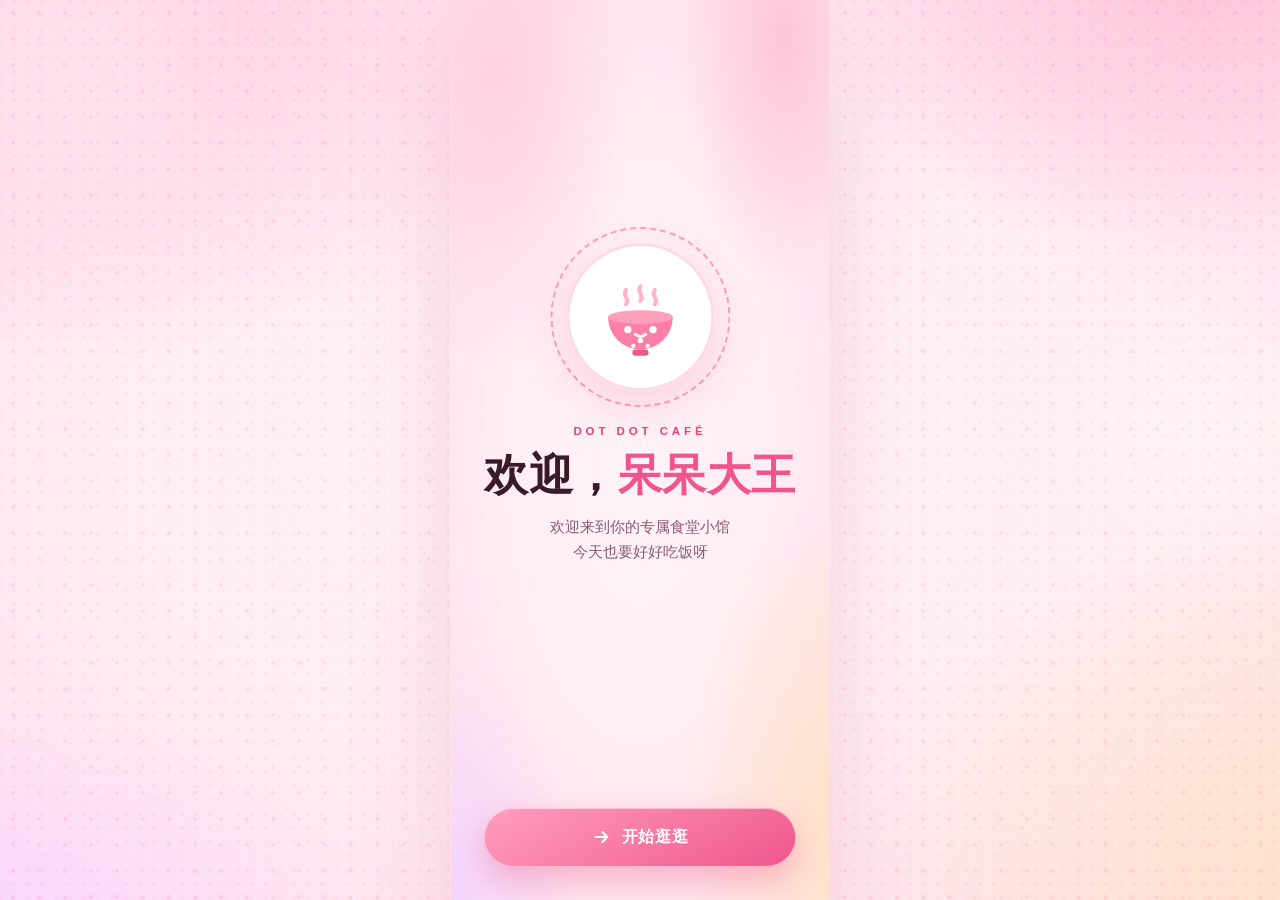
<file: index.html>
<!DOCTYPE html>
<html lang="zh-CN">
<head>
<meta charset="UTF-8">
<meta http-equiv="refresh" content="0; url=./app/index.html">
<title>呆呆大王的食堂小馆 · Dot Dot Café</title>
<script>location.replace('./app/index.html')</script>
</head>
<body>
<p>正在跳转… 如果没有自动跳转，请<a href="./app/index.html">点此进入</a></p>
</body>
</html>
</file>
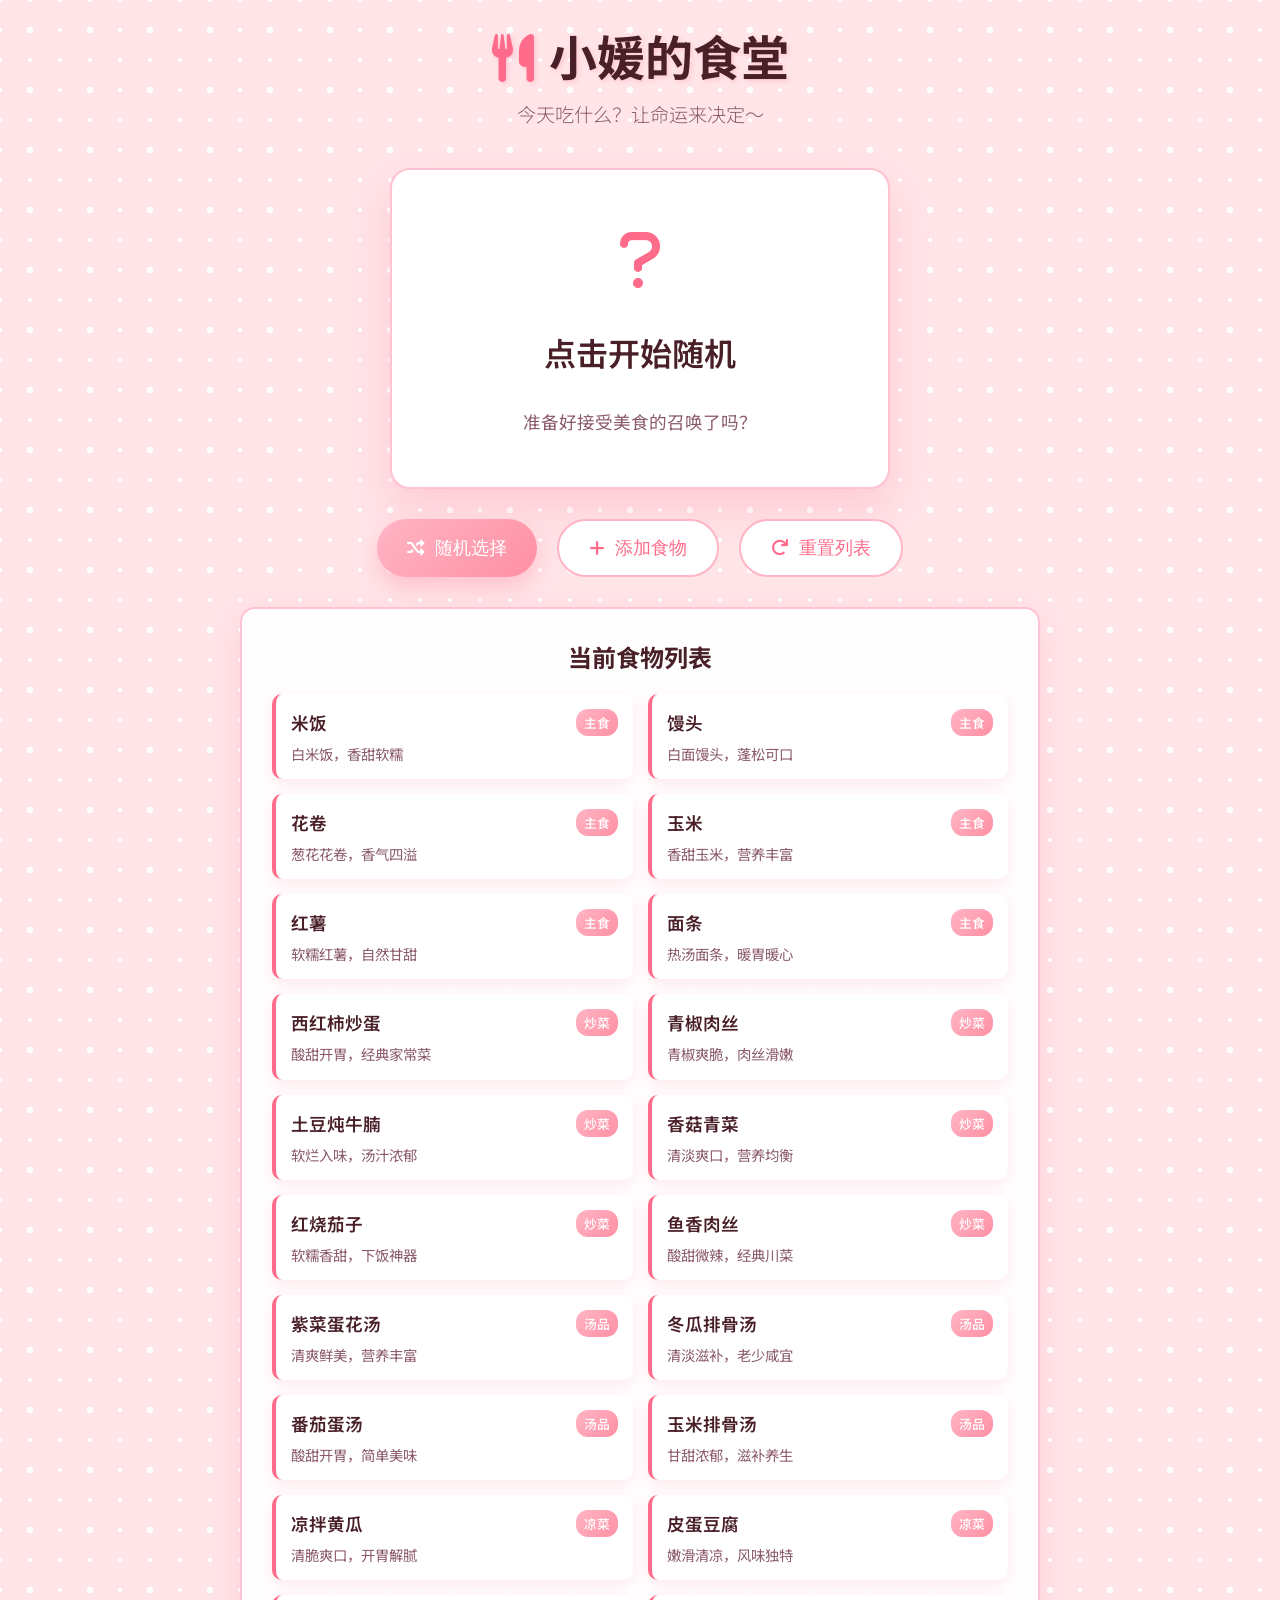
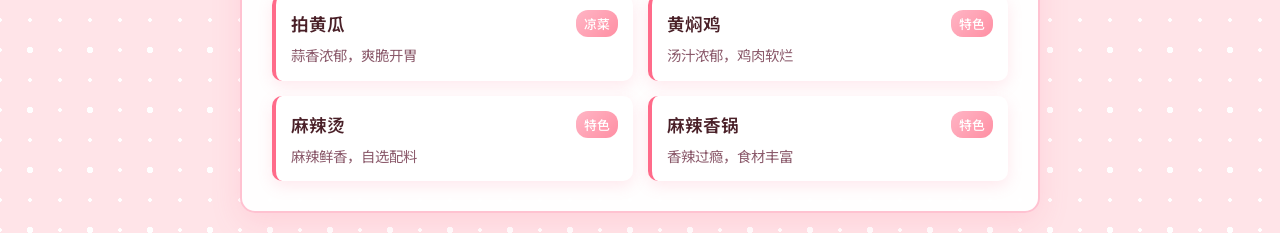
<file: 1-polka-dot/index.html>
<!DOCTYPE html>
<html lang="zh-CN">
<head>
    <meta charset="UTF-8">
    <meta name="viewport" content="width=device-width, initial-scale=1.0">
    <title>小媛的食堂指南 · 波点食光</title>
    <link rel="stylesheet" href="style.css">
    <link href="https://fonts.googleapis.com/css2?family=Noto+Sans+SC:wght@300;400;500;700&family=ZCOOL+KuaiLe&display=swap" rel="stylesheet">
    <link rel="stylesheet" href="https://cdnjs.cloudflare.com/ajax/libs/font-awesome/6.0.0/css/all.min.css">
</head>
<body>
    <div class="splash-screen" id="splashScreen">
        <div class="splash-content">
            <div class="splash-dots"><span></span><span></span><span></span><span></span><span></span></div>
            <div class="splash-icon"><i class="fas fa-dice"></i></div>
            <h1 class="splash-title">小媛的食堂指南</h1>
            <p class="splash-subtitle">· 波点食光 ·</p>
            <div class="splash-dots-bottom"><span></span><span></span><span></span><span></span><span></span></div>
        </div>
    </div>
    <div class="loading"><div class="loading-spinner"></div></div>
    <div class="container">
        <header class="header">
            <h1 class="title"><i class="fas fa-utensils"></i>小媛的食堂</h1>
            <p class="subtitle">今天吃什么？让命运来决定～</p>
        </header>
        <main class="main-content">
            <div class="food-display">
                <div class="food-card" id="foodCard">
                    <div class="food-icon"><i class="fas fa-question"></i></div>
                    <h2 class="food-name" id="foodName">点击开始随机</h2>
                    <p class="food-description" id="foodDescription">准备好接受美食的召唤了吗？</p>
                </div>
            </div>
            <div class="controls">
                <button class="btn btn-primary" id="randomBtn"><i class="fas fa-random"></i>随机选择</button>
                <button class="btn btn-secondary" id="addFoodBtn"><i class="fas fa-plus"></i>添加食物</button>
                <button class="btn btn-secondary" id="resetBtn"><i class="fas fa-redo"></i>重置列表</button>
            </div>
            <div class="food-list-section">
                <h3>当前食物列表</h3>
                <div class="food-list" id="foodList"></div>
            </div>
        </main>
        <div class="modal" id="addFoodModal">
            <div class="modal-content">
                <div class="modal-header"><h3>添加新食物</h3><button class="close-btn" id="closeModal"><i class="fas fa-times"></i></button></div>
                <div class="modal-body">
                    <div class="form-group"><label>食物名称</label><input type="text" id="foodNameInput" placeholder="例如：宫保鸡丁"></div>
                    <div class="form-group"><label>描述（可选）</label><textarea id="foodDescriptionInput" placeholder="例如：经典川菜，酸甜微辣"></textarea></div>
                    <div class="form-group"><label>分类（可选）</label><select id="foodCategoryInput"><option value="">选择分类</option><option value="主食">主食</option><option value="炒菜">炒菜</option><option value="汤品">汤品</option><option value="凉菜">凉菜</option><option value="特色">特色</option></select></div>
                </div>
                <div class="modal-footer"><button class="btn btn-secondary" id="cancelAdd">取消</button><button class="btn btn-primary" id="confirmAdd">添加</button></div>
            </div>
        </div>
    </div>
    <script src="script.js"></script>
</body>
</html>
</file>
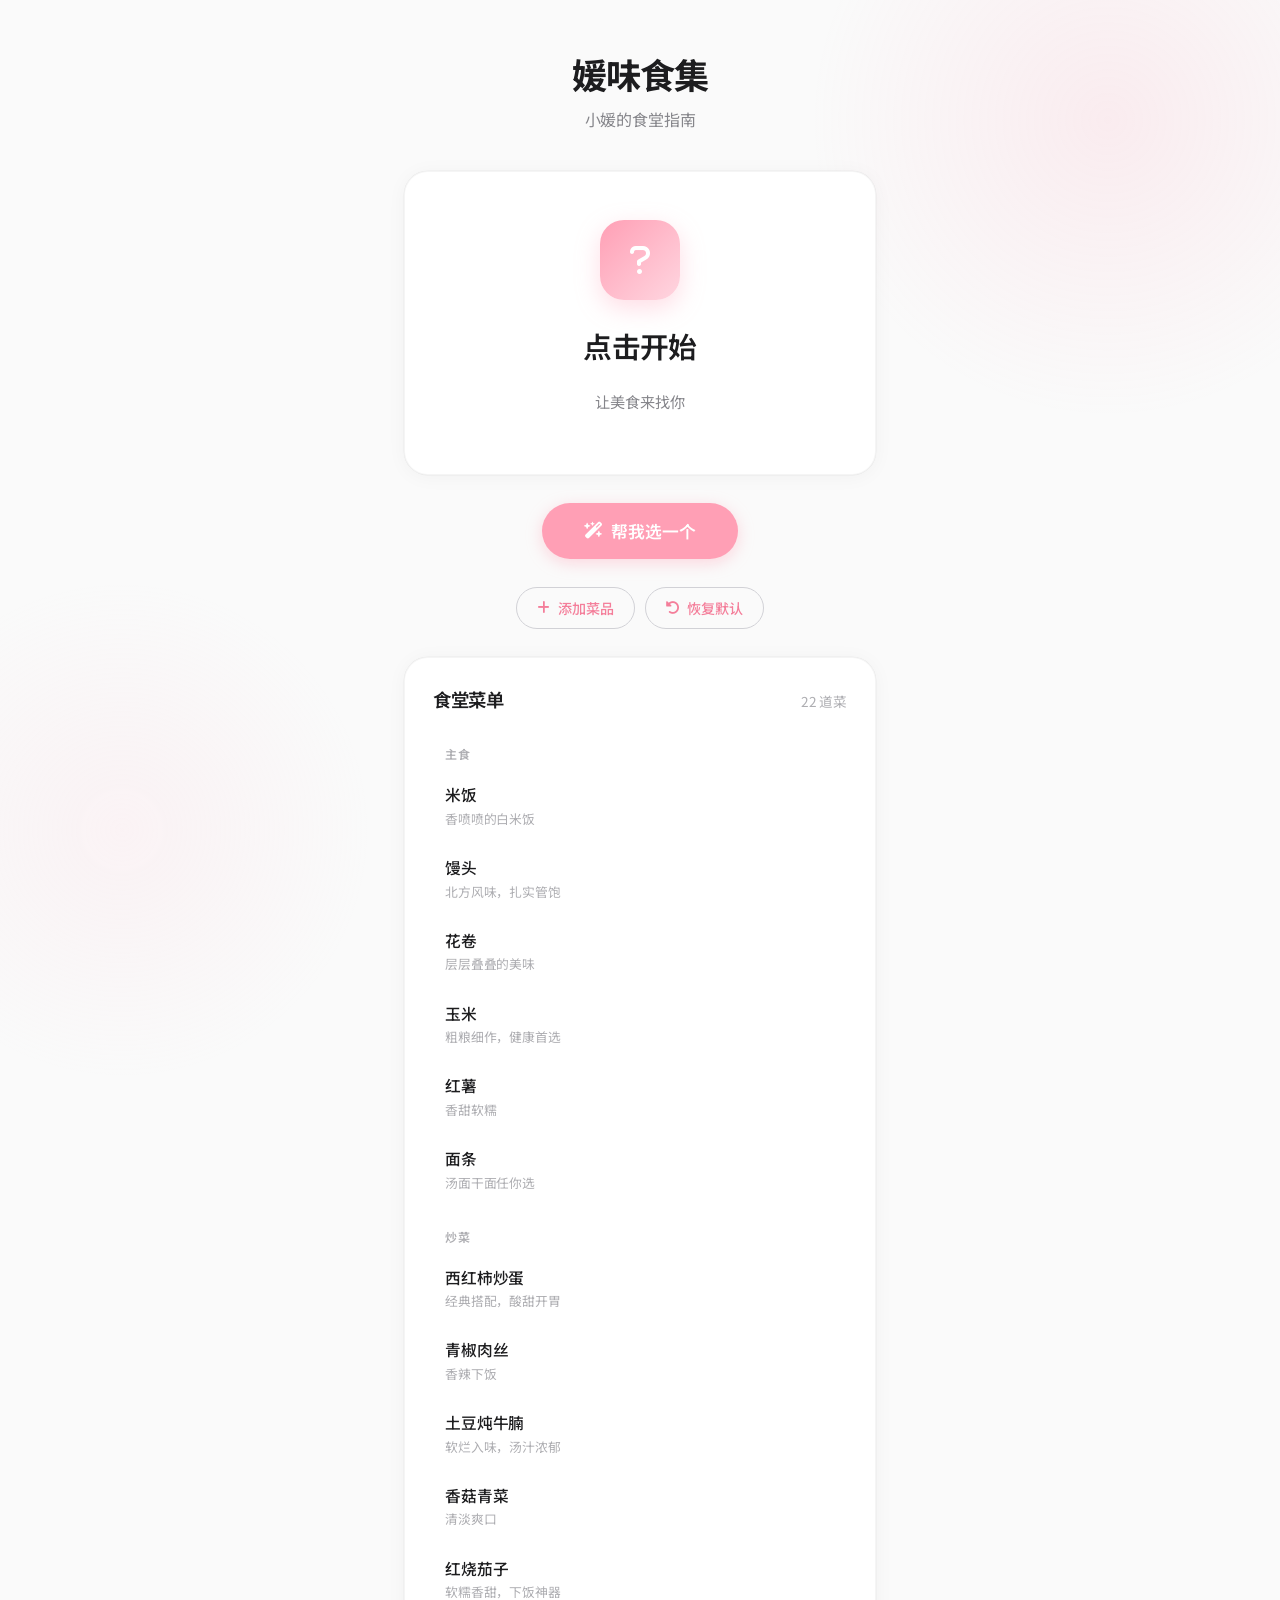
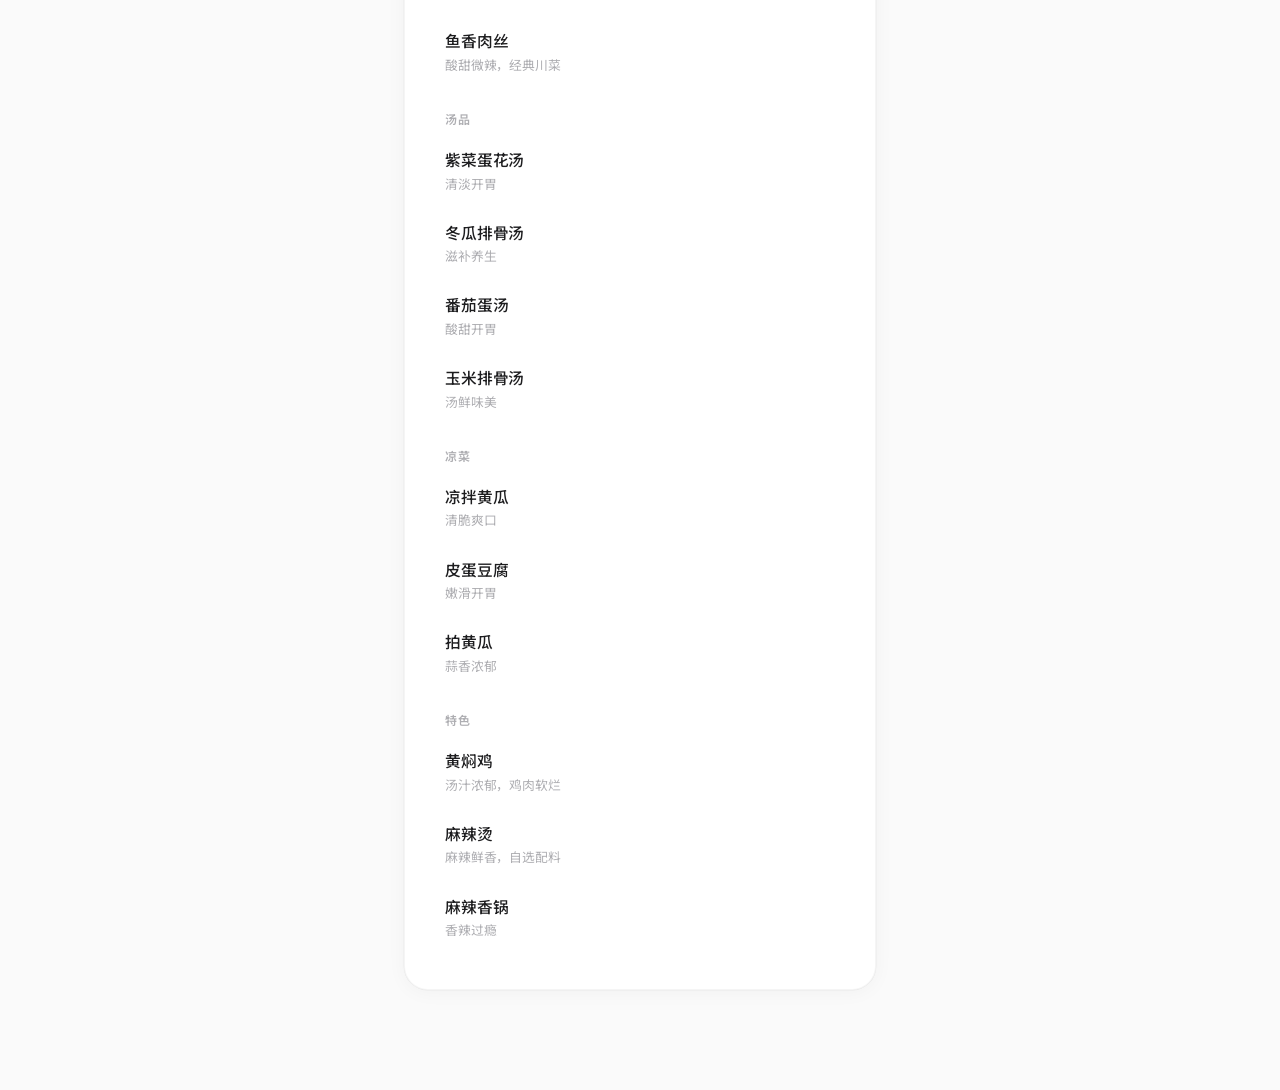
<file: 2-apple-minimal/index.html>
<!DOCTYPE html>
<html lang="zh-CN">
<head>
    <meta charset="UTF-8">
    <meta name="viewport" content="width=device-width, initial-scale=1.0, viewport-fit=cover">
    <meta name="apple-mobile-web-app-capable" content="yes">
    <title>小媛的食堂指南 · 媛味食集</title>
    <link rel="stylesheet" href="style.css">
    <link href="https://fonts.googleapis.com/css2?family=Noto+Sans+SC:wght@300;400;500;600;700&display=swap" rel="stylesheet">
    <link rel="stylesheet" href="https://cdnjs.cloudflare.com/ajax/libs/font-awesome/6.0.0/css/all.min.css">
</head>
<body>
    <div class="welcome-splash" id="welcomeSplash">
        <div class="splash-glass">
            <div class="splash-logo"><i class="fas fa-utensils"></i></div>
            <h1 class="splash-title">媛味食集</h1>
            <p class="splash-greeting">你好，小媛 🌸</p>
            <p class="splash-subtitle">今天想吃点什么？</p>
            <div class="splash-loader"></div>
        </div>
    </div>
    <div class="container">
        <header class="header">
            <div class="header-inner">
                <h1 class="title">媛味食集</h1>
                <p class="subtitle">小媛的食堂指南</p>
            </div>
        </header>
        <main class="main-content">
            <div class="food-display">
                <div class="food-card" id="foodCard">
                    <div class="food-icon"><i class="fas fa-question"></i></div>
                    <h2 class="food-name" id="foodName">点击开始</h2>
                    <p class="food-description" id="foodDescription">让美食来找你</p>
                    <div class="food-category-badge" id="foodCategoryBadge" style="display:none;"></div>
                </div>
            </div>
            <div class="controls">
                <button class="btn btn-primary" id="randomBtn"><i class="fas fa-wand-magic-sparkles"></i><span>帮我选一个</span></button>
            </div>
            <div class="secondary-controls">
                <button class="btn btn-ghost" id="addFoodBtn"><i class="fas fa-plus"></i><span>添加菜品</span></button>
                <button class="btn btn-ghost" id="resetBtn"><i class="fas fa-rotate-left"></i><span>恢复默认</span></button>
            </div>
            <div class="food-list-section">
                <div class="section-header"><h3>食堂菜单</h3><span class="item-count" id="itemCount">0 道菜</span></div>
                <div class="food-list" id="foodList"></div>
            </div>
        </main>
        <div class="modal" id="addFoodModal">
            <div class="modal-overlay"></div>
            <div class="modal-content">
                <div class="modal-header"><h3>添加新菜品</h3><button class="close-btn" id="closeModal"><i class="fas fa-xmark"></i></button></div>
                <div class="modal-body">
                    <div class="form-group"><label>菜名</label><input type="text" id="foodNameInput" placeholder="例如：红烧肉"></div>
                    <div class="form-group"><label>描述</label><textarea id="foodDescriptionInput" placeholder="简单描述一下..."></textarea></div>
                    <div class="form-group"><label>分类</label><select id="foodCategoryInput"><option value="">选择分类</option><option value="主食">主食</option><option value="炒菜">炒菜</option><option value="汤品">汤品</option><option value="凉菜">凉菜</option><option value="特色">特色</option></select></div>
                </div>
                <div class="modal-footer"><button class="btn btn-ghost" id="cancelAdd">取消</button><button class="btn btn-primary" id="confirmAdd">添加</button></div>
            </div>
        </div>
    </div>
    <script src="script.js"></script>
</body>
</html>
</file>
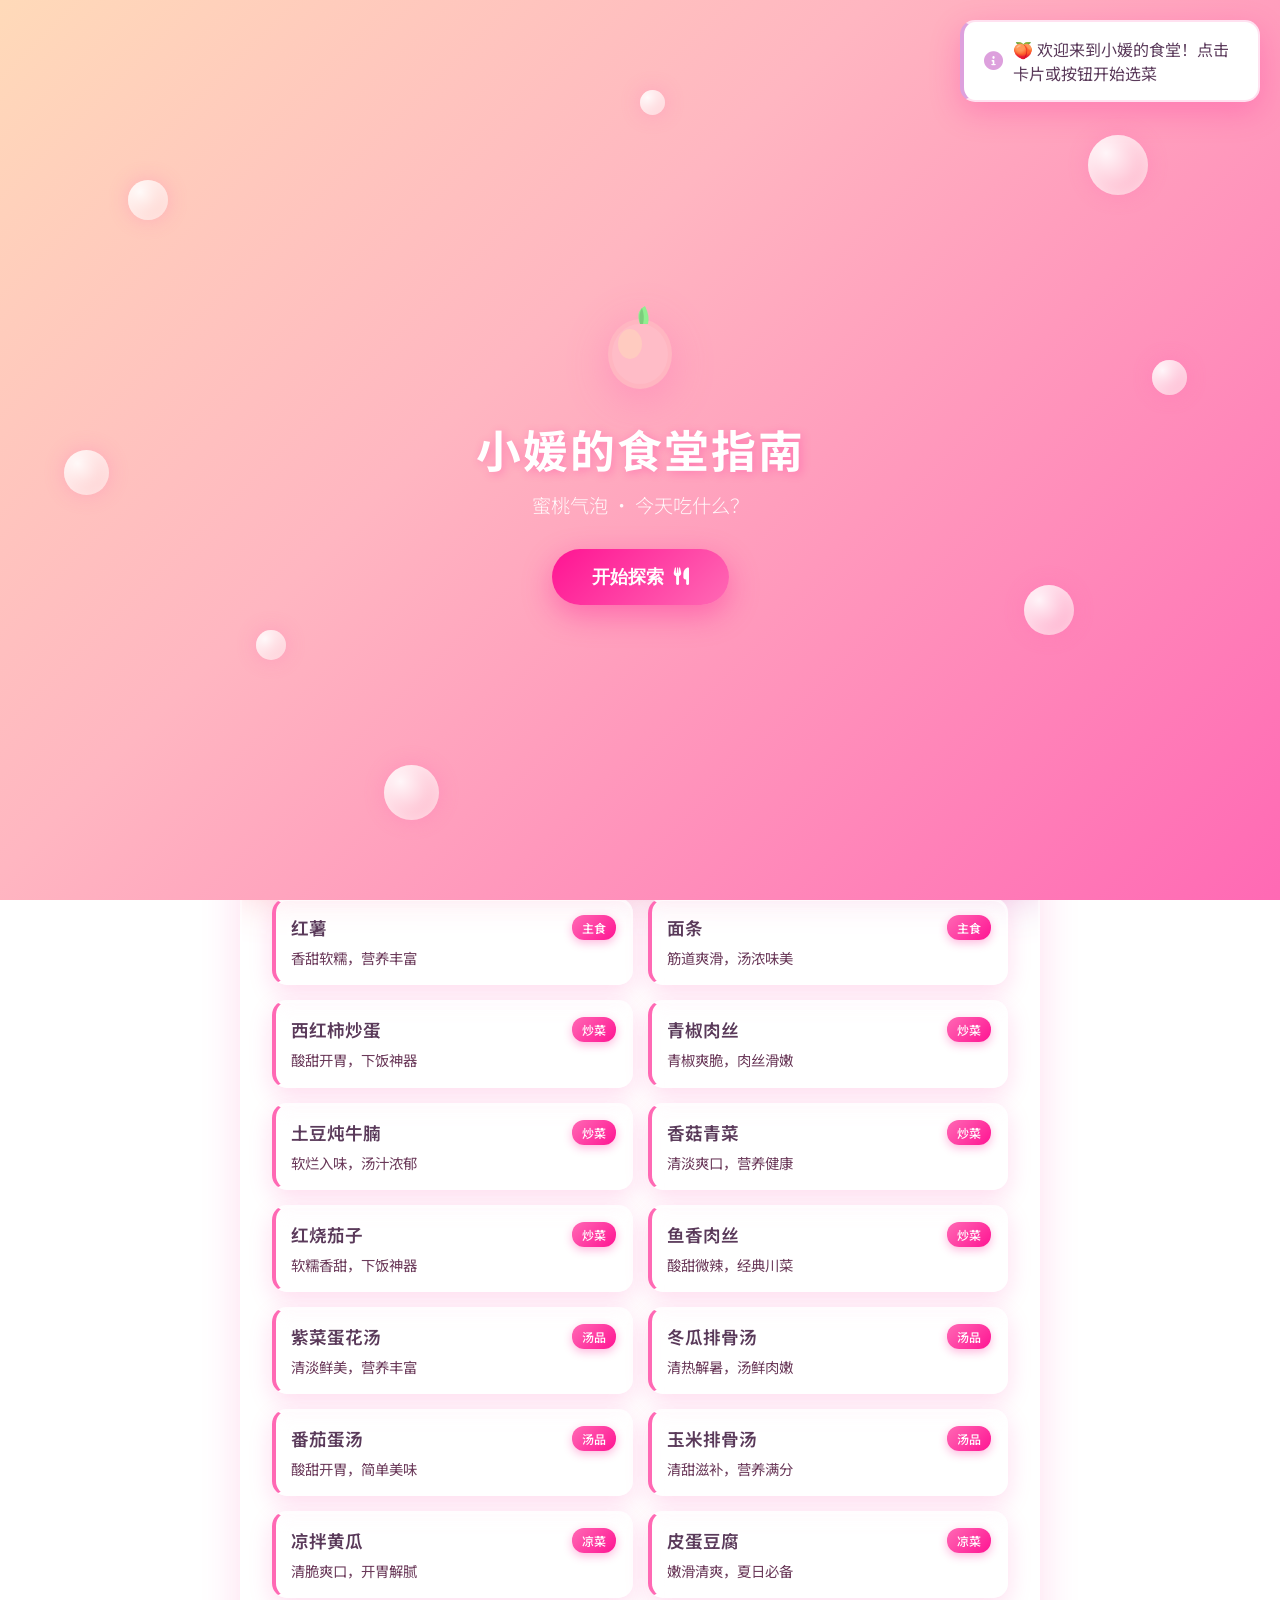
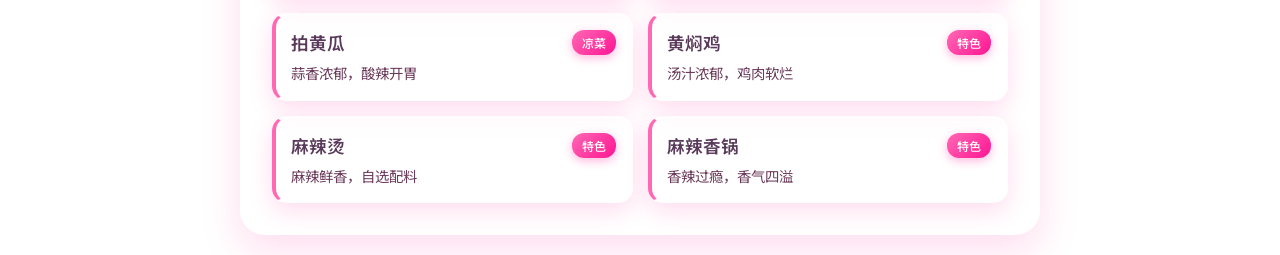
<file: 3-peach-bubble/index.html>
<!DOCTYPE html>
<html lang="zh-CN">
<head>
    <meta charset="UTF-8">
    <meta name="viewport" content="width=device-width, initial-scale=1.0">
    <title>小媛的食堂指南 · 蜜桃气泡</title>
    <link rel="stylesheet" href="style.css">
    <link href="https://fonts.googleapis.com/css2?family=Noto+Sans+SC:wght@300;400;500;700&display=swap" rel="stylesheet">
    <link rel="stylesheet" href="https://cdnjs.cloudflare.com/ajax/libs/font-awesome/6.0.0/css/all.min.css">
</head>
<body>
    <div class="welcome-splash" id="welcomeSplash">
        <div class="splash-bubbles">
            <span class="splash-bubble b1"></span>
            <span class="splash-bubble b2"></span>
            <span class="splash-bubble b3"></span>
            <span class="splash-bubble b4"></span>
            <span class="splash-bubble b5"></span>
            <span class="splash-bubble b6"></span>
            <span class="splash-bubble b7"></span>
            <span class="splash-bubble b8"></span>
        </div>
        <div class="splash-content">
            <div class="splash-peach">
                <svg viewBox="0 0 100 100" xmlns="http://www.w3.org/2000/svg">
                    <ellipse cx="50" cy="58" rx="32" ry="35" fill="#FFB6C1"/>
                    <ellipse cx="50" cy="58" rx="28" ry="30" fill="#FFC0CB" opacity="0.6"/>
                    <ellipse cx="40" cy="48" rx="12" ry="15" fill="#FFDAB9" opacity="0.5"/>
                    <path d="M50 28 Q45 15 55 10 Q60 20 58 28" fill="#90EE90"/>
                    <path d="M50 28 Q48 18 52 12 Q55 20 53 28" fill="#7CCD7C"/>
                </svg>
            </div>
            <h1 class="splash-title">小媛的食堂指南</h1>
            <p class="splash-subtitle">蜜桃气泡 · 今天吃什么？</p>
            <button class="splash-btn" id="splashBtn"><span>开始探索</span><i class="fas fa-utensils"></i></button>
        </div>
    </div>
    <div class="loading"><div class="loading-spinner"></div></div>
    <div class="bg-bubbles" id="bgBubbles"></div>
    <div class="container">
        <header class="header">
            <h1 class="title"><span class="title-emoji">🍑</span>小媛的食堂指南</h1>
            <p class="subtitle">蜜桃气泡 · 今天吃什么？</p>
        </header>
        <main class="main-content">
            <div class="food-display">
                <div class="food-card" id="foodCard">
                    <div class="food-card-glow"></div>
                    <div class="food-icon"><i class="fas fa-question"></i></div>
                    <h2 class="food-name" id="foodName">点击开始随机</h2>
                    <p class="food-description" id="foodDescription">准备好接受美食的召唤了吗？</p>
                    <div class="food-card-shine"></div>
                </div>
            </div>
            <div class="controls">
                <button class="btn btn-primary" id="randomBtn"><i class="fas fa-random"></i>随机选择</button>
                <button class="btn btn-secondary" id="addFoodBtn"><i class="fas fa-plus"></i>添加菜品</button>
                <button class="btn btn-secondary" id="resetBtn"><i class="fas fa-redo"></i>重置列表</button>
            </div>
            <div class="food-list-section">
                <h3>当前食堂菜单</h3>
                <div class="food-list" id="foodList"></div>
            </div>
        </main>
        <div class="modal" id="addFoodModal">
            <div class="modal-content">
                <div class="modal-header"><h3>添加新菜品</h3><button class="close-btn" id="closeModal"><i class="fas fa-times"></i></button></div>
                <div class="modal-body">
                    <div class="form-group"><label>菜品名称</label><input type="text" id="foodNameInput" placeholder="例如：宫保鸡丁"></div>
                    <div class="form-group"><label>描述（可选）</label><textarea id="foodDescriptionInput" placeholder="例如：经典川菜，酸甜微辣"></textarea></div>
                    <div class="form-group"><label>分类（可选）</label><select id="foodCategoryInput"><option value="">选择分类</option><option value="主食">主食</option><option value="炒菜">炒菜</option><option value="汤品">汤品</option><option value="凉菜">凉菜</option><option value="特色">特色</option></select></div>
                </div>
                <div class="modal-footer"><button class="btn btn-secondary" id="cancelAdd">取消</button><button class="btn btn-primary" id="confirmAdd">添加</button></div>
            </div>
        </div>
    </div>
    <script src="script.js"></script>
</body>
</html>
</file>
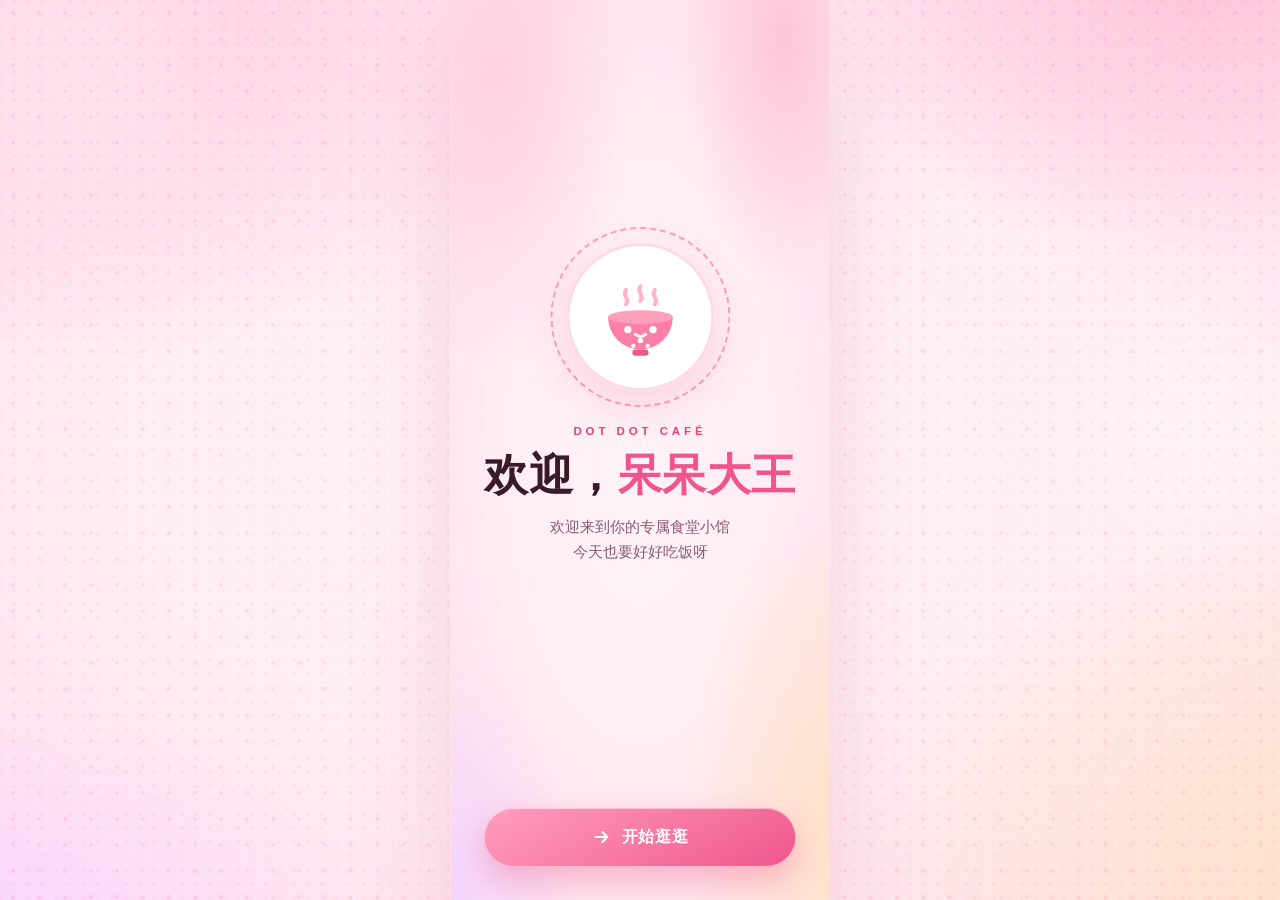
<file: app/index.html>
<!DOCTYPE html>
<html lang="zh-CN">
<head>
<meta charset="UTF-8">
<meta name="viewport" content="width=device-width, initial-scale=1.0, maximum-scale=1.0, user-scalable=no, viewport-fit=cover">
<meta name="apple-mobile-web-app-capable" content="yes">
<meta name="apple-mobile-web-app-status-bar-style" content="default">
<meta name="apple-mobile-web-app-title" content="食堂小馆">
<meta name="theme-color" content="#FF7FA8">
<!-- 加版本号 cache-bust，强制浏览器 / PWA 重新读取 manifest -->
<link rel="manifest" href="manifest.webmanifest?v=v15-tabbar-search-notes-20260823">
<!-- iOS 下缓存更顽固：再加一个 rel=alternate 提示更新，meta 标记页面版本号 -->
<meta name="app-version" content="15.0.0-tabbar-search-notes-20260823">
<link rel="apple-touch-icon" href="data:image/svg+xml;utf8,<svg xmlns='http://www.w3.org/2000/svg' viewBox='0 0 180 180'><defs><pattern id='p' width='22' height='22' patternUnits='userSpaceOnUse'><circle cx='11' cy='11' r='3' fill='%23FFC9DB'/></pattern></defs><rect width='180' height='180' rx='40' fill='%23FFF3F7'/><rect width='180' height='180' rx='40' fill='url(%23p)'/><circle cx='90' cy='90' r='50' fill='white' stroke='%23FFD9E5' stroke-width='3'/><path d='M62 72 C57 80 68 82 63 88 M90 68 C85 76 96 78 91 84 M118 72 C113 80 124 82 119 88' stroke='%23FFB3CC' stroke-width='4.5' fill='none' stroke-linecap='round'/><path d='M46 100 A36 36 0 0 0 134 100 Z' fill='%23FF7FA8'/><circle cx='70' cy='114' r='3.5' fill='white'/><circle cx='110' cy='114' r='3.5' fill='white'/></svg>">
<title>呆呆大王的食堂小馆 · Dot Dot Café</title>
<style>
*,*::before,*::after{box-sizing:border-box;margin:0;padding:0;-webkit-tap-highlight-color:transparent}
:root{
  --pink-50:#FFF3F7;
  --pink-100:#FFEDF3;
  --pink-200:#FFD9E5;
  --pink-300:#FFC2D5;
  --pink-400:#FF9FBE;
  --pink-500:#FF7FA8;
  --pink-600:#F0568D;
  --pink-700:#E8447C;
  --ink-900:#3A1A2A;
  --ink-700:#5C354A;
  --ink-500:#8A5C74;
  --ink-300:#B27A93;
  --ink-150:#CFA6B9;
  --white:#FFFFFF;
  --radius-s:10px;
  --radius-m:16px;
  --radius-l:22px;
  --radius-xl:28px;
  --radius-full:999px;
  --space-1:4px;--space-2:8px;--space-3:12px;--space-4:16px;
  --space-5:20px;--space-6:24px;--space-7:28px;--space-8:32px;
  --shadow-sm:0 2px 8px rgba(232,68,124,.08);
  --shadow-md:0 6px 20px rgba(232,68,124,.10);
  --shadow-lg:0 12px 36px rgba(232,68,124,.14);
  --shadow-xl:0 22px 60px rgba(232,68,124,.20);
  /* --- Liquid Glass 液态玻璃材质（iOS 风 · V2 强化版）--- */
  --glass-bg:        rgba(255,255,255,.50);
  --glass-bg-strong: rgba(255,255,255,.68);
  --glass-bg-deep:   rgba(255,255,255,.78);
  --glass-blur:      blur(34px) saturate(2.1) contrast(1.02);
  --glass-blur-xl:   blur(44px) saturate(2.25);
  --glass-border:    rgba(255,255,255,.58);
  --glass-border-strong: rgba(255,255,255,.80);
  /* 多层高光：顶部白虹 + 底部粉描边 + 左右极细折射 */
  --glass-hl-v2:
    inset 0 1.5px 0  rgba(255,255,255,.98),
    inset 0 -1.5px 0 rgba(255,210,228,.55),
    inset 1px 0 0   rgba(255,255,255,.35),
    inset -1px 0 0  rgba(255,255,255,.35),
    inset 0 0 0 1px rgba(255,255,255,.18);
  --glass-shadow:
    0 14px 40px rgba(180,50,100,.16),
    0 3px 10px rgba(180,50,100,.09),
    0 0 0 1px rgba(255,159,190,.12);
  --glass-shadow-lg:
    0 28px 72px rgba(180,50,100,.24),
    0 6px 16px rgba(180,50,100,.10),
    0 0 0 1px rgba(255,159,190,.15);
  /* 玻璃内部折射光晕（用于 search / chip 等交互元素） */
  --glass-aurora:
    radial-gradient(120% 80% at 20% 0%,  rgba(255,255,255,.35) 0%, rgba(255,255,255,0) 55%),
    radial-gradient(80% 60% at 90% 120%, rgba(255,200,220,.28) 0%, rgba(255,200,220,0) 60%);
}
html,body{height:100%;overflow:hidden}
body{
  font-family:-apple-system,BlinkMacSystemFont,"SF Pro Text","PingFang SC","Hiragino Sans GB","Microsoft YaHei",sans-serif;
  color:var(--ink-900);background:var(--pink-50);-webkit-font-smoothing:antialiased;
  text-rendering:optimizeLegibility;overscroll-behavior:none;user-select:none;
  position:relative;
}
/* 全局背景：模糊彩色 blob + 双层小波点 + 两处缓慢漂移光斑，给所有液态玻璃提供"折射底纹" */
body::before{
  content:"";position:fixed;inset:-8%;z-index:-2;pointer-events:none;
  background:
    radial-gradient(60% 55% at 12% 8%,  #FFD1E1 0%, rgba(255,209,225,0) 60%),
    radial-gradient(50% 50% at 88% 4%,  #FFC6DA 0%, rgba(255,198,218,0) 55%),
    radial-gradient(62% 60% at 100% 92%,#FFE3C9 0%, rgba(255,227,201,0) 60%),
    radial-gradient(55% 45% at 0% 100%,  #F4D4FF 0%, rgba(244,212,255,0) 60%),
    radial-gradient(60% 55% at 50% 50%,  #FFF4F8 0%, #FFEDF3 60%, #FFE3ED 100%);
  filter:saturate(1.1);
  animation:bgShift 22s ease-in-out infinite alternate;
}
@keyframes bgShift{
  0%  { transform:translate(0,0) scale(1);   filter:saturate(1.05) hue-rotate(0deg); }
  50% { transform:translate(-1.5%,1%) scale(1.03); filter:saturate(1.15) hue-rotate(-4deg); }
  100%{ transform:translate(1%,-1%) scale(1.02); filter:saturate(1.10) hue-rotate(3deg); }
}
body::after{
  content:"";position:fixed;inset:0;z-index:-1;pointer-events:none;
  background-image:
    radial-gradient(rgba(255,159,190,.22) 2px, transparent 2.2px),
    radial-gradient(rgba(255,159,190,.12) 1.5px, transparent 1.7px);
  background-size: 26px 26px, 14px 14px;
  background-position: 0 0, 7px 9px;
  mix-blend-mode:multiply;
  opacity:.9;
  animation:dotsDrift 40s linear infinite;
}
@keyframes dotsDrift{
  0%  { background-position:0 0, 7px 9px; }
  100%{ background-position:52px 78px, 59px 87px; }
}
/* 全局浮动光斑 —— 提供玻璃折射的动态色源 */
body > .blob-a, body > .blob-b{
  position:fixed;border-radius:50%;pointer-events:none;z-index:-1;
  filter:blur(40px);opacity:.55;mix-blend-mode:screen;
}
body > .blob-a{
  width:380px;height:380px;left:-120px;top:-140px;
  background:radial-gradient(circle,#FFCFE0 0%, rgba(255,207,224,0) 70%);
  animation:blobA 26s ease-in-out infinite alternate;
}
body > .blob-b{
  width:320px;height:320px;right:-100px;top:30%;
  background:radial-gradient(circle,#FFE3C9 0%, rgba(255,227,201,0) 70%);
  animation:blobB 32s ease-in-out infinite alternate;
}
@keyframes blobA{
  0%{transform:translate(0,0) scale(1);}
  100%{transform:translate(60px,80px) scale(1.15);}
}
@keyframes blobB{
  0%{transform:translate(0,0) scale(1);}
  100%{transform:translate(-50px,-40px) scale(1.1);}
}
/* 液态玻璃通用工具类 V2 */
.glass{
  background:var(--glass-bg);
  backdrop-filter:var(--glass-blur);-webkit-backdrop-filter:var(--glass-blur);
  border:1px solid var(--glass-border);
  box-shadow:var(--glass-hl-v2), var(--glass-shadow);
}
.glass-strong{
  background:var(--glass-bg-strong);
  backdrop-filter:var(--glass-blur);-webkit-backdrop-filter:var(--glass-blur);
  border:1px solid var(--glass-border-strong);
  box-shadow:var(--glass-hl-v2), var(--glass-shadow-lg);
}
.glass-deep{
  background:var(--glass-bg-deep);
  backdrop-filter:var(--glass-blur);-webkit-backdrop-filter:var(--glass-blur);
  border:1px solid var(--glass-border-strong);
  box-shadow:var(--glass-hl-v2), var(--glass-shadow);
}
.pattern-dots{
  background-color:transparent;
  background-image:radial-gradient(var(--pink-200) 2.5px,transparent 2.6px);
  background-size:28px 28px;background-position:0 0;
}
/* 顶栏专用背景 V2：液态糖霜粉 —— 多层渐变 + 波点 + 三处流动高光团 + 极光带 */
.pattern-dots-lg{
  position:relative;overflow:hidden;
  background:
    /* 极光折射条带 */
    linear-gradient(115deg,
      rgba(255,255,255,0) 0%,
      rgba(255,255,255,.22) 25%,
      rgba(255,230,240,.40) 50%,
      rgba(255,255,255,.18) 75%,
      rgba(255,255,255,0) 100%
    ),
    /* 顶部高光云团 */
    radial-gradient(ellipse 90% 65% at 15% -10%, rgba(255,255,255,.60) 0%, rgba(255,255,255,0) 60%),
    radial-gradient(ellipse 70% 70% at 95% 10%, rgba(255,228,240,.95) 0%, rgba(255,228,240,0) 62%),
    /* 底部粉橙晕染 */
    radial-gradient(ellipse 55% 40% at 80% 110%, rgba(255,220,195,.75) 0%, rgba(255,220,195,0) 65%),
    radial-gradient(ellipse 45% 35% at 0% 105%,  rgba(255,205,228,.80) 0%, rgba(255,205,228,0) 60%),
    /* 波点 + 主色渐变 */
    radial-gradient(rgba(255,255,255,.55) 4px,transparent 4.3px) 0 0/44px 44px,
    linear-gradient(180deg,#FFC8DC 0%,#FFB3CD 28%,#FFA6C2 58%,#FFB9D3 85%,#FFCAE0 100%);
}
.pattern-dots-lg::before{
  /* 主光斑 —— 右上流动 */
  content:"";position:absolute;border-radius:50%;pointer-events:none;z-index:0;
  width:340px;height:340px;right:-140px;top:-180px;
  background:
    radial-gradient(circle at 35% 35%, rgba(255,255,255,.78), rgba(255,255,255,0) 58%),
    radial-gradient(circle at 65% 70%, rgba(255,220,235,.55), rgba(255,220,235,0) 60%);
  filter:blur(8px);opacity:.9;
  animation:orb1 14s ease-in-out infinite alternate;
}
.pattern-dots-lg::after{
  /* 次光斑 —— 左下流动 */
  content:"";position:absolute;left:-70px;top:18px;width:220px;height:220px;border-radius:50%;
  background:
    radial-gradient(circle at 50% 50%, rgba(255,240,248,.95), rgba(255,240,248,0) 70%);
  filter:blur(5px);opacity:.78;pointer-events:none;z-index:0;
  animation:orb2 18s ease-in-out infinite alternate;
}
@keyframes orb1{
  0%  { transform:translate(0,0) scale(1);    opacity:.85; }
  100%{ transform:translate(-26px,22px) scale(1.12); opacity:1; }
}
@keyframes orb2{
  0%  { transform:translate(0,0) scale(1);    opacity:.7; }
  100%{ transform:translate(18px,-14px) scale(1.08); opacity:.9; }
}
/* 顶栏额外中层光斑（粉紫） */
.pattern-dots-lg > .orb-mid{
  position:absolute;pointer-events:none;z-index:0;
  width:180px;height:180px;left:35%;top:30%;border-radius:50%;
  background:radial-gradient(circle, rgba(245,210,255,.55) 0%, rgba(245,210,255,0) 70%);
  filter:blur(14px);
  animation:orbMid 22s ease-in-out infinite alternate;
}
@keyframes orbMid{
  0%  { transform:translate(0,0); opacity:.55; }
  100%{ transform:translate(-32px,18px) scale(1.2); opacity:.78; }
}

/* ================== WELCOME ================== */
#welcome{
  position:fixed;inset:0;z-index:100;display:flex;flex-direction:column;align-items:center;
  background:
    radial-gradient(60% 55% at 12% 8%,  #FFD1E1 0%, rgba(255,209,225,0) 60%),
    radial-gradient(50% 50% at 88% 4%,  #FFC6DA 0%, rgba(255,198,218,0) 55%),
    radial-gradient(62% 60% at 100% 92%,#FFE3C9 0%, rgba(255,227,201,0) 60%),
    radial-gradient(55% 45% at 0% 100%,  #F4D4FF 0%, rgba(244,212,255,0) 60%),
    radial-gradient(60% 55% at 50% 50%,  #FFF4F8 0%, #FFEDF3 60%, #FFE3ED 100%);
  transition:opacity .55s cubic-bezier(.2,.8,.2,1),transform .55s cubic-bezier(.2,.8,.2,1);
}
#welcome.fade{opacity:0;transform:scale(1.03);pointer-events:none}
.wc{flex:1;display:flex;flex-direction:column;align-items:center;justify-content:center;padding:0 34px;text-align:center;width:100%}
.mascot-wrap{position:relative;margin-bottom:34px}
.mascot-ring{
  position:absolute;inset:-16px;border-radius:50%;
  border:2.5px dashed var(--pink-400);
  animation:ringSpin 18s linear infinite;
}
@keyframes ringSpin{to{transform:rotate(360deg)}}
.mascot{
  width:148px;height:148px;border-radius:50%;background:var(--white);
  box-shadow:0 18px 46px rgba(232,68,124,.18),inset 0 0 0 3px var(--pink-200);
  display:flex;align-items:center;justify-content:center;position:relative;
  animation:bob 4s ease-in-out infinite;
}
@keyframes bob{0%,100%{transform:translateY(0)}50%{transform:translateY(-8px)}}
@keyframes fadeIn{from{opacity:0}to{opacity:1}}
.kicker{
  font-size:11.5px;font-weight:800;letter-spacing:.34em;text-transform:uppercase;
  color:var(--pink-700);margin-bottom:14px;
}
.hello{
  font-size:44px;font-weight:900;letter-spacing:.01em;line-height:1.1;
  color:var(--ink-900);
}
.hello em{font-style:normal;color:var(--pink-600)}
.sub{
  margin-top:14px;font-size:15px;line-height:1.7;color:var(--ink-500);
  max-width:280px;
}
.start{
  margin-top:auto;margin-bottom:calc(env(safe-area-inset-bottom) + 34px);
  width:calc(100% - 68px);height:58px;border-radius:var(--radius-full);
  background:linear-gradient(150deg,var(--pink-400),var(--pink-600));color:var(--white);
  font-size:16px;font-weight:800;letter-spacing:.04em;border:none;cursor:pointer;
  box-shadow:0 14px 32px rgba(240,86,141,.38),inset 0 1px 0 rgba(255,255,255,.5);
  display:flex;align-items:center;justify-content:center;gap:10px;
  transition:transform .15s ease;
}
.start:active{transform:scale(.97)}
.skip{margin-top:14px;font-size:12.5px;color:var(--ink-300);font-weight:600;margin-bottom:0}

/* ================== SHELL ================== */
#app{
  position:fixed;inset:0;display:none;flex-direction:column;
  padding-top:env(safe-area-inset-top);
  padding-bottom:calc(env(safe-area-inset-bottom) + 104px);
}

/* ---- Top Header（液态玻璃顶栏 V2 · 极致紧凑移动端优化 V5） ---- */
.head{
  padding:7px 10px 9px;flex-shrink:0;position:relative;z-index:1;overflow:visible;
  box-shadow: inset 0 1px 0 rgba(255,255,255,.45);
}
.edit-btn{
  width:32px;height:32px;border-radius:50%;position:relative;flex-shrink:0;
  background:rgba(255,255,255,.78);
  backdrop-filter:blur(22px) saturate(1.95);-webkit-backdrop-filter:blur(22px) saturate(1.95);
  border:1px solid rgba(255,255,255,.92);
  box-shadow:
    inset 0 1px 0 rgba(255,255,255,.98),
    inset 0 -1px 0 rgba(255,210,228,.55),
    0 7px 16px rgba(160,40,90,.22),
    0 0 0 1px rgba(255,159,190,.18);
  display:flex;align-items:center;justify-content:center;cursor:pointer;
  color:var(--pink-600);font-size:14px;transition:transform .15s ease;
}
.edit-btn:active{transform:scale(.92)}
.edit-btn.on{
  background:linear-gradient(150deg,var(--pink-400),var(--pink-600));
  color:#fff;
  border:1px solid rgba(255,255,255,.5);
  box-shadow:
    inset 0 1px 0 rgba(255,255,255,.52),
    inset 0 -1px 0 rgba(160,40,90,.18),
    0 10px 22px rgba(240,86,141,.32),
    0 0 0 2px rgba(255,127,168,.28);
  transform:scale(1.05);
}
.head::before,.head::after{display:none}
.greet{display:flex;align-items:center;justify-content:space-between;gap:6px;position:relative;z-index:2}
.g-lbl{
  font-size:7.5px;font-weight:800;letter-spacing:.22em;text-transform:uppercase;
  color:rgba(255,255,255,.98);
  text-shadow:0 1px 2px rgba(200,60,110,.28), 0 0 14px rgba(255,255,255,.25);
}
.g-title{
  font-size:16.5px;font-weight:900;letter-spacing:-.015em;
  color:#fff;margin-top:1px;
  text-shadow:
    0 2px 16px rgba(160,40,90,.34),
    0 0 24px rgba(255,255,255,.18);
}
.ava{
  width:30px;height:30px;border-radius:50%;position:relative;
  background:rgba(255,255,255,.72);
  backdrop-filter:blur(22px) saturate(1.95);-webkit-backdrop-filter:blur(22px) saturate(1.95);
  border:1px solid rgba(255,255,255,.88);
  box-shadow:
    inset 0 1px 0 rgba(255,255,255,.98),
    inset 0 -1px 0 rgba(255,210,228,.55),
    0 7px 16px rgba(160,40,90,.22),
    0 0 0 1px rgba(255,159,190,.18);
  display:flex;align-items:center;justify-content:center;
  font-size:11px;font-weight:900;color:var(--pink-600);flex-shrink:0;
  animation:avaFloat 5.5s ease-in-out infinite;
}
@keyframes avaFloat{
  0%,100%{ transform:translateY(0); }
  50%    { transform:translateY(-2px); }
}
.ava::after{
  content:"";position:absolute;top:5px;left:8px;width:13px;height:7px;border-radius:50%;
  background:rgba(255,255,255,.98);filter:blur(1.2px);opacity:.82;
}
/* 头像外圈柔和光晕 */
.ava::before{
  content:"";position:absolute;inset:-4px;border-radius:50%;
  background:radial-gradient(circle, rgba(255,255,255,.55), rgba(255,255,255,0) 65%);
  pointer-events:none;z-index:-1;opacity:.9;
}
.search{
  margin-top:6px;height:36px;border-radius:18px;position:relative;z-index:2;
  background:
    var(--glass-aurora),
    rgba(255,255,255,.70);
  backdrop-filter:blur(28px) saturate(2.05) contrast(1.02);
  -webkit-backdrop-filter:blur(28px) saturate(2.05) contrast(1.02);
  border:1px solid rgba(255,255,255,.88);
  box-shadow:
    inset 0 1px 0 rgba(255,255,255,.98),
    inset 0 -1px 0 rgba(255,210,228,.55),
    inset 1px 0 0 rgba(255,255,255,.35),
    inset -1px 0 0 rgba(255,255,255,.35),
    0 8px 20px rgba(160,40,90,.16),
    0 1px 5px rgba(160,40,90,.05),
    0 0 0 1px rgba(255,159,190,.16);
  display:flex;align-items:center;gap:6px;
  padding:0 13px;color:var(--ink-500);font-size:11.5px;font-weight:600;
  transition:transform .18s ease, box-shadow .22s ease;
}
.search::before{
  content:"";position:absolute;top:2.5px;left:18px;right:18px;height:11px;border-radius:11px;
  background:linear-gradient(180deg,rgba(255,255,255,.95),rgba(255,255,255,0) 80%);
  opacity:.88;pointer-events:none;
}
.search::after{
  content:"";position:absolute;left:20px;right:20px;bottom:4px;height:8px;border-radius:50%;
  background:radial-gradient(50% 100% at 50% 100%, rgba(255,180,210,.45), rgba(255,180,210,0) 70%);
  filter:blur(2px);opacity:.75;pointer-events:none;
}
.search svg{flex-shrink:0}
.search input{
  flex:1;border:none;background:transparent;outline:none;
  font-size:11.5px;font-weight:600;color:var(--ink-900);
  font-family:inherit;min-width:0;
}
.search input::placeholder{color:var(--ink-300);font-weight:600}
.search .clear-btn{
  width:16px;height:16px;border-radius:50%;border:none;cursor:pointer;
  background:var(--pink-200);color:var(--pink-700);font-size:10px;font-weight:800;
  display:none;align-items:center;justify-content:center;flex-shrink:0;
  line-height:1;padding:0;
}
.search.has-text .clear-btn{display:flex}
.search:focus-within{
  transform:scale(.995);
  box-shadow:
    inset 0 1.5px 0 rgba(255,255,255,.98),
    inset 0 -1.5px 0 rgba(255,210,228,.5),
    0 12px 28px rgba(160,40,90,.20),
    0 0 0 1px rgba(255,159,190,.25);
}

/* ---- Content Card（液态玻璃"浮出"效果 V2 · 极致紧凑移动端优化 V5） ---- */
.body{
  flex:1;margin:0 7px 0;position:relative;overflow:hidden;display:flex;flex-direction:column;
  border-radius:20px 20px 17px 17px / 20px 20px 15px 15px;
  background:
    var(--glass-aurora),
    rgba(255,255,255,.66);
  backdrop-filter:blur(34px) saturate(2.0) contrast(1.02);
  -webkit-backdrop-filter:blur(34px) saturate(2.0) contrast(1.02);
  border:1px solid rgba(255,255,255,.84);
  box-shadow:
    inset 0 1px 0 rgba(255,255,255,.98),
    inset 0 -1px 0 rgba(255,210,228,.55),
    inset 1px 0 0 rgba(255,255,255,.3),
    inset -1px 0 0 rgba(255,255,255,.3),
    0 -4px 24px rgba(160,40,90,.06),
    0 14px 38px rgba(160,40,90,.11),
    0 0 0 1px rgba(255,159,190,.14);
  padding:7px 0 0;
  animation:bodyFloat 9s ease-in-out infinite;
}
@keyframes bodyFloat{
  0%,100%{ transform:translateY(0); }
  50%    { transform:translateY(-2px); }
}
.body::before{
  content:"";position:absolute;top:6px;left:50%;transform:translateX(-50%);
  width:34px;height:3.5px;border-radius:3.5px;
  background:linear-gradient(180deg,rgba(255,159,190,.7),rgba(255,159,190,.45));
  box-shadow:inset 0 1px 0 rgba(255,255,255,.85), 0 1px 2px rgba(160,40,90,.12);
}
.body::after{
  content:"";position:absolute;top:0;left:20px;right:20px;height:1px;border-radius:1px;
  background:linear-gradient(90deg,transparent 0%,rgba(255,255,255,.98) 20%,rgba(255,255,255,.98) 80%,transparent 100%);
  opacity:.75;pointer-events:none;
}

/* Floor Segmented Control（液态玻璃 V2 · 极致紧凑移动端优化 V5） */
.seg-wrap{padding:0 10px 0;flex-shrink:0}
.seg{
  display:grid;grid-template-columns:1fr 1fr;
  background:
    var(--glass-aurora),
    rgba(255,255,255,.50);
  backdrop-filter:blur(24px) saturate(1.9);-webkit-backdrop-filter:blur(24px) saturate(1.9);
  border:1px solid rgba(255,255,255,.8);
  box-shadow:
    inset 0 1px 0 rgba(255,255,255,.96),
    inset 0 -1px 0 rgba(255,210,228,.5),
    0 4px 14px rgba(160,40,90,.07),
    0 0 0 1px rgba(255,159,190,.12);
  border-radius:14px;padding:3px;gap:3px;
}
.seg button{
  border:none;padding:5px 0;border-radius:11px;background:transparent;
  font-size:10.5px;font-weight:700;color:var(--ink-500);cursor:pointer;
  display:flex;flex-direction:column;align-items:center;gap:0.5px;
  transition:all .24s cubic-bezier(.2,.9,.2,1.12);
  position:relative;
}
.seg button small{font-size:7.5px;font-weight:600;opacity:.78}
.seg button.on{
  background:
    linear-gradient(180deg,rgba(255,255,255,.98),rgba(255,255,255,.90)),
    #fff;
  color:var(--pink-600);
  box-shadow:
    inset 0 1.2px 0 rgba(255,255,255,1),
    inset 0 -1.2px 0 rgba(255,200,220,.6),
    inset 0 0 0 1px rgba(255,159,190,.12),
    0 6px 18px rgba(240,86,141,.16);
  transform:translateY(-1px) scale(1.005);
}
.seg button.on::after{
  content:"";position:absolute;top:2.5px;left:16%;right:16%;height:5.5px;border-radius:5.5px;
  background:linear-gradient(180deg,rgba(255,255,255,.95),rgba(255,255,255,0));
  opacity:.9;pointer-events:none;
}

/* Chips（液态玻璃 pill V2 · 极致紧凑移动端优化 V5） */
.chips{
  display:flex;gap:5px;padding:6px 10px 5px;overflow-x:auto;scrollbar-width:none;
  flex-shrink:0;
}
.chips::-webkit-scrollbar{display:none}
.chip{
  padding:4.5px 9px;border-radius:var(--radius-full);flex-shrink:0;cursor:pointer;position:relative;
  background:
    var(--glass-aurora),
    rgba(255,255,255,.56);
  backdrop-filter:blur(18px) saturate(1.85);-webkit-backdrop-filter:blur(18px) saturate(1.85);
  border:1px solid rgba(255,255,255,.85);
  box-shadow:
    inset 0 1px 0 rgba(255,255,255,.95),
    inset 0 -1px 0 rgba(255,210,228,.5),
    0 3px 10px rgba(160,40,90,.06),
    0 0 0 1px rgba(255,159,190,.10);
  font-size:9.5px;font-weight:700;color:var(--ink-500);
  transition:all .2s cubic-bezier(.2,.9,.2,1.12);white-space:nowrap;
}
.chip.on{
  background:
    linear-gradient(180deg,rgba(255,255,255,.96),rgba(255,246,250,.92)),
    #fff;
  color:var(--pink-600);
  box-shadow:
    inset 0 1.2px 0 rgba(255,255,255,1),
    inset 0 -1.2px 0 rgba(255,198,218,.55),
    inset 0 0 0 1px rgba(255,159,190,.18),
    0 9px 22px rgba(240,86,141,.22);
  transform:translateY(-1px);
}
.chip.on::after{
  content:"";position:absolute;left:10%;right:10%;top:2.5px;height:5px;border-radius:5px;
  background:linear-gradient(180deg,#FFD7E6,rgba(255,215,230,0));opacity:.95;pointer-events:none;
}

/* Section header（液态玻璃标题条 V2 · 极致紧凑移动端优化 V5） */
.sec-head{
  margin:0px 10px 3px;padding:4px 8px;
  border-radius:11px;flex-shrink:0;
  background:
    var(--glass-aurora),
    rgba(255,255,255,.40);
  backdrop-filter:blur(16px) saturate(1.8);-webkit-backdrop-filter:blur(16px) saturate(1.8);
  border:1px solid rgba(255,255,255,.82);
  box-shadow:
    inset 0 1px 0 rgba(255,255,255,.94),
    inset 0 -1px 0 rgba(255,210,228,.48),
    0 2px 7px rgba(160,40,90,.04);
  display:flex;align-items:baseline;justify-content:space-between;
}
.sec-head b{
  font-size:10.5px;font-weight:800;color:var(--ink-900);display:flex;align-items:center;gap:4.5px;
}
.dot-trio{display:inline-flex;gap:2px;align-items:center}
.dot-trio i{display:block;border-radius:50%}
.dot-trio i:nth-child(1){width:4px;height:4px;background:var(--pink-500);box-shadow:0 0 4px rgba(255,127,168,.5)}
.dot-trio i:nth-child(2){width:3px;height:3px;background:var(--pink-300)}
.dot-trio i:nth-child(3){width:2px;height:2px;background:var(--pink-200)}
.sec-head span{font-size:8.5px;font-weight:700;color:var(--ink-300)}

/* Scroll area · 极致紧凑优化 V5 */
.list{flex:1;overflow-y:auto;padding:0 10px 8px;-webkit-overflow-scrolling:touch}
.list::-webkit-scrollbar{width:0}

/* Edit banner（液态玻璃 V2 · 极致紧凑优化 V5） */
.edit-banner{
  margin:0 10px 4px;padding:5px 8px;border-radius:11px;
  background:
    var(--glass-aurora),
    rgba(255,255,255,.58);
  backdrop-filter:blur(18px) saturate(1.85);-webkit-backdrop-filter:blur(18px) saturate(1.85);
  border:1px solid rgba(255,255,255,.86);
  box-shadow:
    inset 0 1px 0 rgba(255,255,255,.96),
    inset 0 -1px 0 rgba(255,210,228,.5),
    0 4px 14px rgba(160,40,90,.07);
  display:flex;align-items:center;justify-content:space-between;gap:5px;
  font-size:9.5px;font-weight:700;color:var(--pink-700);flex-shrink:0;
}
.edit-banner::before{
  content:"";position:absolute;display:none
}
.edit-banner button{
  padding:3.5px 8px;border-radius:var(--radius-full);border:none;
  font-size:9px;font-weight:800;cursor:pointer;position:relative;
}
.b-add{
  background:rgba(255,255,255,.94);color:var(--pink-600);
  box-shadow:
    inset 0 1px 0 #fff,
    inset 0 -1px 0 rgba(255,200,220,.5),
    0 4px 12px rgba(240,86,141,.15);
}
.b-done{
  background:linear-gradient(150deg,var(--pink-400),var(--pink-600));color:#fff;
  box-shadow:
    inset 0 1px 0 rgba(255,255,255,.52),
    inset 0 -1px 0 rgba(160,40,90,.18),
    0 8px 18px rgba(240,86,141,.32);
}

/* Dish row（液态玻璃卡片 V2 · 极致紧凑移动端优化 V5） */
.dish{
  display:flex;align-items:center;gap:8px;padding:6px;margin-bottom:4px;position:relative;
  background:
    var(--glass-aurora),
    rgba(255,255,255,.66);
  backdrop-filter:blur(22px) saturate(1.9);-webkit-backdrop-filter:blur(22px) saturate(1.9);
  border-radius:14px;
  border:1px solid rgba(255,255,255,.86);
  box-shadow:
    inset 0 1px 0 rgba(255,255,255,.98),
    inset 0 -1px 0 rgba(255,210,228,.52),
    inset 1px 0 0 rgba(255,255,255,.3),
    inset -1px 0 0 rgba(255,255,255,.3),
    0 5px 15px rgba(160,40,90,.07),
    0 0 0 1px rgba(255,159,190,.12);
  transition:transform .18s ease, box-shadow .22s ease;
}
.dish:active{
  transform:scale(.985);
  box-shadow:
    inset 0 1px 0 rgba(255,255,255,.98),
    inset 0 -1px 0 rgba(255,210,228,.45),
    0 3px 10px rgba(160,40,90,.06),
    0 0 0 1px rgba(255,159,190,.12);
}
.thumb{
  width:44px;height:44px;border-radius:12px;flex-shrink:0;overflow:hidden;position:relative;
  display:flex;align-items:center;justify-content:center;font-size:19px;
  background:linear-gradient(135deg,#FFF1F6,#FFF4E5);
  box-shadow:
    inset 0 0 0 1px rgba(255,255,255,.92),
    inset 0 1px 0 rgba(255,255,255,.98),
    0 3px 9px rgba(255,159,190,.15);
}
.thumb::before{
  content:"";position:absolute;top:3px;left:5.5px;right:5.5px;height:8px;border-radius:8px;
  background:linear-gradient(180deg,rgba(255,255,255,.96),rgba(255,255,255,0));
  opacity:.85;pointer-events:none;z-index:2;
}
.thumb::after{
  content:"";position:absolute;inset:0;border-radius:14px;
  background-image:radial-gradient(rgba(255,180,210,.42) 1.5px,transparent 1.7px);
  background-size:10px 10px;background-position:5px 5px;opacity:.58;pointer-events:none;
}
.thumb .badge{
  position:absolute;top:3px;left:3px;z-index:3;
  font-size:6.5px;font-weight:800;letter-spacing:.04em;color:var(--white);
  background:linear-gradient(150deg,var(--pink-500),var(--pink-600));padding:2px 5px;border-radius:var(--radius-full);
  box-shadow:
    inset 0 1px 0 rgba(255,255,255,.48),
    inset 0 -1px 0 rgba(160,40,90,.2),
    0 2px 6px rgba(240,86,141,.28);
}
.info{flex:1;min-width:0}
.dname{
  font-size:12px;font-weight:800;color:var(--ink-900);
  line-height:1.2;
  display:-webkit-box;-webkit-line-clamp:2;-webkit-box-orient:vertical;overflow:hidden;
}
.ddesc{
  font-size:8.5px;font-weight:600;color:var(--ink-300);margin-top:1.5px;
  white-space:nowrap;overflow:hidden;text-overflow:ellipsis;
}
.price{
  font-size:12.5px;font-weight:900;color:var(--pink-600);letter-spacing:-.01em;
  flex-shrink:0;
}
.price em{font-style:normal;font-size:8px;margin-right:0.5px;font-weight:700}
.del-x{
  position:absolute;top:3px;right:3px;width:18px;height:18px;border-radius:50%;
  background:rgba(240,86,141,.92);color:var(--white);border:none;
  font-size:10px;display:none;align-items:center;justify-content:center;cursor:pointer;z-index:5;
}
.edit-mode .del-x{display:flex}

/* Shop group heading · 极致紧凑优化 V5 */
.shop-h{
  display:flex;align-items:center;gap:5px;padding:7px 3px 3px;
}
.shop-h b{
  padding:2px 6.5px;border-radius:var(--radius-full);font-size:8.5px;font-weight:800;color:var(--white);
  background:linear-gradient(150deg,var(--pink-400),var(--pink-600));
  box-shadow:0 2px 6px rgba(240,86,141,.20);letter-spacing:.04em;
}
.shop-h .st{font-size:10.5px;font-weight:800;color:var(--ink-900);flex:1;overflow:hidden;text-overflow:ellipsis;white-space:nowrap}
.shop-h .sc{font-size:8px;font-weight:600;color:var(--ink-300)}

/* Group separator */
.gap{height:2px}

/* ================== Tabbar (参考招商银行/App Store · 5 均分布局 V7) ================== */
.tabbar{
  position:fixed;left:8px;right:8px;
  bottom:calc(env(safe-area-inset-bottom) + 6px);
  height:92px;border-radius:40px;z-index:80;
  background:
    var(--glass-aurora),
    rgba(255,255,255,.95);
  backdrop-filter:blur(48px) saturate(2.5);-webkit-backdrop-filter:blur(48px) saturate(2.5);
  border:1.5px solid rgba(255,255,255,.98);
  box-shadow:
    inset 0 1.5px 0 rgba(255,255,255,.98),
    inset 0 -1.5px 0 rgba(255,210,228,.55),
    inset 1px 0 0 rgba(255,255,255,.4),
    inset -1px 0 0 rgba(255,255,255,.4),
    0 20px 48px rgba(200,60,110,.22),
    0 4px 14px rgba(200,60,110,.08),
    0 0 0 1px rgba(255,159,190,.14);
  display:flex;align-items:center;padding:6px 4px;
  animation:tbFloat 7s ease-in-out infinite;
}
@keyframes tbFloat{
  0%,100%{ transform:translateY(0); }
  50%    { transform:translateY(-1px); }
}
.tb-item{
  flex:1;display:flex;flex-direction:column;align-items:center;gap:4px;
  color:var(--ink-300);font-size:11px;font-weight:700;cursor:pointer;
  transition:transform .2s ease, color .2s ease;
  padding:8px 4px;border-radius:20px;
  justify-content:center;min-width:0;
  height:100%;position:relative;
}
.tb-item svg{width:28px;height:28px}
.tb-item.on{
  color:var(--pink-600);
}
.tb-item.on::before{
  content:"";position:absolute;inset:2px 6px;border-radius:16px;
  background:linear-gradient(180deg,rgba(255,127,168,.18),rgba(255,127,168,.08));
  box-shadow:inset 0 1px 0 rgba(255,255,255,.7);
}
.tb-item.on::after{
  content:"";position:absolute;bottom:-2px;left:50%;transform:translateX(-50%);
  width:14px;height:3px;border-radius:3px;
  background:linear-gradient(90deg,var(--pink-400),var(--pink-600));
  box-shadow:0 2px 6px rgba(240,86,141,.45);
}
.tb-item.on svg{filter:drop-shadow(0 4px 10px rgba(240,86,141,.22))}
.tb-item .tb-lbl{font-size:11px;font-weight:700}
.tb-gacha{
  flex:0 0 auto;width:60px;height:60px;border-radius:50%;
  background:linear-gradient(150deg,var(--pink-400),var(--pink-600));
  box-shadow:
    inset 0 2px 0 rgba(255,255,255,.55),
    inset 0 -2px 0 rgba(160,40,90,.22),
    inset 0 0 0 1px rgba(255,255,255,.2),
    0 14px 32px rgba(240,86,141,.42);
  display:flex;align-items:center;justify-content:center;cursor:pointer;
  transition:transform .18s ease, box-shadow .2s ease;
  position:relative;margin:0 6px;
}
.tb-gacha::before{
  content:"";position:absolute;inset:-8px;border-radius:50%;
  background:radial-gradient(circle, rgba(255,180,210,.50), rgba(255,180,210,0) 65%);
  z-index:-1;opacity:.75;
}
.tb-gacha:active{transform:scale(.93)}
.tb-gacha svg{width:32px;height:32px;animation:bob 3s ease-in-out infinite}
.tb-gacha .tb-badge{
  position:absolute;top:-4px;right:-4px;min-width:22px;height:22px;padding:0 6px;border-radius:11px;
  background:var(--white);color:var(--pink-600);font-size:10px;font-weight:900;
  display:flex;align-items:center;justify-content:center;
  box-shadow:0 4px 10px rgba(240,86,141,.28);
}

/* Gacha 专属底部栏 */
.g-tabbar{
  position:absolute;left:8px;right:8px;
  bottom:calc(env(safe-area-inset-bottom) + 8px);
  height:68px;border-radius:34px;z-index:85;
  background:
    var(--glass-aurora),
    rgba(255,255,255,.92);
  backdrop-filter:blur(44px) saturate(2.4);-webkit-backdrop-filter:blur(44px) saturate(2.4);
  border:1.5px solid rgba(255,255,255,.98);
  box-shadow:
    inset 0 1.5px 0 rgba(255,255,255,.98),
    inset 0 -1.5px 0 rgba(255,210,228,.55),
    0 20px 48px rgba(200,60,110,.22);
  display:none;align-items:center;padding:0 10px;gap:8px;
}
#gacha.open .g-tabbar{display:flex}
.g-tabbar button{
  flex:1;height:52px;border-radius:26px;border:none;cursor:pointer;
  font-size:14px;font-weight:800;display:flex;align-items:center;justify-content:center;gap:7px;
  transition:transform .15s ease, opacity .2s ease;
}
.g-tabbar button:active{transform:scale(.96)}
.g-tabbar .g-btn-view{
  background:linear-gradient(150deg,var(--pink-400),var(--pink-600));color:#fff;
  box-shadow:0 8px 20px rgba(240,86,141,.32),inset 0 1px 0 rgba(255,255,255,.5);
}
.g-tabbar .g-btn-clear{
  background:rgba(255,255,255,.92);color:var(--pink-600);
  box-shadow:inset 0 1px 0 #fff,inset 0 -1px 0 rgba(255,200,220,.5),0 4px 12px rgba(160,40,90,.12);
}

/* ---- Search Overlay ---- */
.search-overlay{
  position:fixed;inset:0;z-index:100;display:none;flex-direction:column;
  background:
    var(--glass-aurora),
    rgba(255,255,255,.96);
  backdrop-filter:blur(40px) saturate(2.2);-webkit-backdrop-filter:blur(40px) saturate(2.2);
  animation:fadeIn .25s ease;
}
.search-overlay.show{display:flex}
.search-top{
  padding:env(safe-area-inset-top) 12px 10px;display:flex;align-items:center;gap:10px;
  background:rgba(255,255,255,.5);
}
.search-top .back-btn{
  width:36px;height:36px;border-radius:50%;border:none;background:rgba(255,255,255,.8);
  display:flex;align-items:center;justify-content:center;cursor:pointer;flex-shrink:0;
  box-shadow:inset 0 1px 0 rgba(255,255,255,.98),0 4px 10px rgba(160,40,90,.12);
}
.search-top .search-input-wrap{
  flex:1;height:38px;border-radius:19px;
  background:rgba(255,255,255,.9);border:1px solid rgba(255,210,228,.6);
  display:flex;align-items:center;padding:0 14px;gap:8px;
  box-shadow:inset 0 1px 0 rgba(255,255,255,.98);
}
.search-top input{
  flex:1;border:none;background:transparent;outline:none;
  font-size:14px;font-weight:600;color:var(--ink-900);font-family:inherit;
}
.search-top input::placeholder{color:var(--ink-300);font-weight:600}
.search-top .clear-btn{
  width:20px;height:20px;border-radius:50%;border:none;cursor:pointer;
  background:var(--pink-200);color:var(--pink-700);font-size:12px;font-weight:800;
  display:none;align-items:center;justify-content:center;flex-shrink:0;
  line-height:1;padding:0;
}
.search-input-wrap.has-text .clear-btn{display:flex}
.search-results{flex:1;overflow-y:auto;-webkit-overflow-scrolling:touch;padding:8px 12px 20px;display:none;flex-direction:column}
.search-results .sr-item{
  display:flex;align-items:center;gap:10px;padding:12px;margin-bottom:6px;border-radius:16px;
  background:rgba(255,255,255,.85);border:1px solid rgba(255,210,228,.5);
  box-shadow:0 2px 8px rgba(160,40,90,.06);cursor:pointer;
  transition:transform .15s ease;
}
.search-results .sr-item:active{transform:scale(.98)}
.search-results .sr-thumb{
  width:48px;height:48px;border-radius:14px;flex-shrink:0;
  display:flex;align-items:center;justify-content:center;font-size:22px;
  background:linear-gradient(135deg,var(--pink-100),var(--pink-200));
}
.search-results .sr-info{flex:1;min-width:0}
.search-results .sr-name{font-size:14px;font-weight:800;color:var(--ink-900);white-space:nowrap;overflow:hidden;text-overflow:ellipsis}
.search-results .sr-desc{font-size:11px;color:var(--ink-300);font-weight:600;margin-top:2px}
.search-results .sr-price{font-size:14px;font-weight:900;color:var(--pink-600);flex-shrink:0}
.search-empty-state{
  text-align:center;padding:60px 24px;color:var(--ink-300);
}
.search-empty-state .emoji{font-size:48px;margin-bottom:12px}
.search-empty-state h3{font-size:16px;font-weight:700;color:var(--ink-500);margin-bottom:6px}
.search-empty-state p{font-size:13px;font-weight:500}
.search-suggestions{padding:12px;display:none;flex-direction:column}
.search-suggestions h4{font-size:12px;font-weight:700;color:var(--ink-300);margin-bottom:10px;text-transform:uppercase;letter-spacing:.05em}
.search-chips{display:flex;flex-wrap:wrap;gap:8px}
.search-chip{
  padding:8px 14px;border-radius:var(--radius-full);font-size:12px;font-weight:700;
  background:rgba(255,255,255,.85);color:var(--ink-500);border:1px solid rgba(255,210,228,.5);
  cursor:pointer;transition:all .15s ease;display:flex;align-items:center;gap:5px;
}
.search-chip:active{transform:scale(.95)}

/* ---- Fav button in detail ---- */
.fav-btn{
  position:absolute;top:14px;right:14px;width:44px;height:44px;border-radius:50%;
  background:rgba(255,255,255,.95);border:2px solid rgba(255,255,255,.98);
  backdrop-filter:blur(20px) saturate(1.8);-webkit-backdrop-filter:blur(20px) saturate(1.8);
  box-shadow:0 8px 20px rgba(200,60,110,.18);
  display:flex;align-items:center;justify-content:center;cursor:pointer;z-index:4;
  transition:transform .2s ease, background .2s ease;
}
.fav-btn:active{transform:scale(.9)}
.fav-btn.on{
  background:linear-gradient(150deg,var(--pink-400),var(--pink-600));
  border-color:rgba(255,255,255,.5);
}
.fav-btn svg{width:22px;height:22px;color:var(--pink-300)}
.fav-btn.on svg{color:#fff;fill:#fff}

/* 备注区域（详情页） */
.notes-section{margin-top:18px}
.notes-section h{
  font-size:13px;font-weight:800;color:var(--ink-900);margin-bottom:8px;
  display:flex;align-items:center;gap:6px;
}
.notes-section h .nc{font-size:10px;color:var(--ink-300);font-weight:600}
.note-tags{display:flex;flex-wrap:wrap;gap:6px}
.note-tag{
  padding:6px 11px;border-radius:var(--radius-full);font-size:11.5px;font-weight:700;
  background:var(--pink-50);color:var(--ink-500);border:1.5px solid var(--pink-100);
  cursor:pointer;transition:all .15s ease;display:flex;align-items:center;gap:3px;
}
.note-tag.on{
  background:linear-gradient(150deg,var(--pink-400),var(--pink-600));color:#fff;
  border-color:transparent;box-shadow:0 4px 12px rgba(240,86,141,.25);
}
.note-textarea{
  margin-top:10px;width:100%;min-height:60px;padding:10px 12px;
  border-radius:14px;border:1.5px solid var(--pink-100);
  font-size:12.5px;background:var(--pink-50);font-family:inherit;color:var(--ink-900);
  outline:none;resize:none;transition:border-color .2s ease;line-height:1.6;
}
.note-textarea:focus{border-color:var(--pink-400)}
.note-textarea::placeholder{color:var(--ink-300)}

/* 收藏清单页 */
.fav-list{padding:0 10px 8px}
.fav-item{
  display:flex;align-items:center;gap:10px;padding:10px;margin-bottom:6px;border-radius:14px;
  background:
    var(--glass-aurora),
    rgba(255,255,255,.66);
  backdrop-filter:blur(22px) saturate(1.9);-webkit-backdrop-filter:blur(22px) saturate(1.9);
  border:1px solid rgba(255,255,255,.86);
  box-shadow:
    inset 0 1px 0 rgba(255,255,255,.98),
    inset 0 -1px 0 rgba(255,210,228,.52),
    0 5px 15px rgba(160,40,90,.07),
    0 0 0 1px rgba(255,159,190,.12);
  cursor:pointer;transition:transform .18s ease;
}
.fav-item:active{transform:scale(.985)}
.fav-item .fi-note{
  font-size:9px;color:var(--pink-600);font-weight:700;margin-top:2px;
  display:-webkit-box;-webkit-line-clamp:1;-webkit-box-orient:vertical;overflow:hidden;
}
.fav-item .fi-tags{display:flex;gap:3px;flex-wrap:wrap;margin-top:3px}
.fav-item .fi-tags-row{display:flex;gap:4px;flex-wrap:wrap}
.fav-item .fi-tag{
  font-size:8.5px;font-weight:700;padding:2px 6px;border-radius:var(--radius-full);
  background:var(--pink-100);color:var(--pink-700);
}
.fav-item .fi-del{
  width:24px;height:24px;border-radius:50%;border:none;cursor:pointer;flex-shrink:0;
  background:rgba(240,86,141,.15);color:var(--pink-600);
  display:flex;align-items:center;justify-content:center;font-size:12px;
}

/* 我的页面 */
.profile-page{padding:12px 14px}
.prof-card{
  background:
    var(--glass-aurora),
    rgba(255,255,255,.72);
  backdrop-filter:blur(30px) saturate(2.0);-webkit-backdrop-filter:blur(30px) saturate(2.0);
  border:1px solid rgba(255,255,255,.88);
  box-shadow:
    inset 0 1px 0 rgba(255,255,255,.98),
    inset 0 -1px 0 rgba(255,210,228,.55),
    0 10px 28px rgba(160,40,90,.10);
  border-radius:22px;padding:18px;margin-bottom:14px;
  display:flex;align-items:center;gap:14px;
}
.prof-ava{
  width:64px;height:64px;border-radius:50%;flex-shrink:0;
  background:linear-gradient(150deg,var(--pink-400),var(--pink-600));
  box-shadow:inset 0 2px 0 rgba(255,255,255,.5),0 10px 24px rgba(240,86,141,.28);
  display:flex;align-items:center;justify-content:center;
  font-size:28px;font-weight:900;color:#fff;
}
.prof-info{flex:1}
.prof-info h{font-size:17px;font-weight:900;color:var(--ink-900)}
.prof-info p{font-size:12px;color:var(--ink-500);margin-top:3px}
.prof-stats{display:flex;gap:6px;margin-bottom:14px}
.prof-stat{
  flex:1;text-align:center;padding:14px 8px;border-radius:16px;
  background:
    var(--glass-aurora),
    rgba(255,255,255,.66);
  backdrop-filter:blur(22px) saturate(1.9);-webkit-backdrop-filter:blur(22px) saturate(1.9);
  border:1px solid rgba(255,255,255,.86);
  box-shadow:
    inset 0 1px 0 rgba(255,255,255,.98),
    0 5px 15px rgba(160,40,90,.07);
}
.prof-stat b{display:block;font-size:18px;font-weight:900;color:var(--pink-600)}
.prof-stat span{display:block;font-size:10px;color:var(--ink-300);font-weight:600;margin-top:2px}
.prof-menu{display:flex;flex-direction:column;gap:6px}
.prof-menu-item{
  display:flex;align-items:center;gap:10px;padding:12px 14px;border-radius:14px;cursor:pointer;
  background:rgba(255,255,255,.6);
  backdrop-filter:blur(22px) saturate(1.9);-webkit-backdrop-filter:blur(22px) saturate(1.9);
  border:1px solid rgba(255,255,255,.86);
  box-shadow:inset 0 1px 0 rgba(255,255,255,.98),0 4px 12px rgba(160,40,90,.06);
  font-size:13px;font-weight:700;color:var(--ink-700);
  transition:transform .15s ease;
}
.prof-menu-item:active{transform:scale(.98)}
.prof-menu-item .pi-icon{font-size:18px}
.prof-menu-item .pi-val{margin-left:auto;font-size:11px;color:var(--ink-300);font-weight:600}

/* TabBar 隐藏（扭蛋机页面） */
.tabbar.hidden-tabbar{
  transform:translateY(calc(100% + 20px));
  transition:transform .35s cubic-bezier(.2,.9,.2,1);
  pointer-events:none;
}

/* 搜索无结果提示 */
.search-empty{
  padding:30px 20px;text-align:center;color:var(--ink-300);
}
.search-empty .se-icon{font-size:36px;margin-bottom:8px}
.search-empty p{font-size:13px;line-height:1.6}

/* Dock (5 results) · 极致紧凑移动端优化 V5 */
.pickbar{
  position:fixed;left:10px;right:10px;
  bottom:calc(env(safe-area-inset-bottom) + 104px);
  padding:5px 7px;border-radius:14px;z-index:75;
  background:rgba(255,255,255,.88);
  backdrop-filter:blur(15px) saturate(1.6);-webkit-backdrop-filter:blur(15px) saturate(1.6);
  border:1.1px solid var(--white);
  box-shadow:0 6px 20px rgba(200,60,110,.11);
  display:flex;align-items:center;gap:5.5px;
  transform:translateY(calc(100% + 200px));transition:transform .4s cubic-bezier(.2,.9,.25,1.1);
  pointer-events:none;
}
.pickbar.show{transform:translateY(0);pointer-events:auto}
.picks{
  display:flex;gap:5px;flex:1;overflow-x:auto;scrollbar-width:none;padding:1.5px 0;
}
.picks::-webkit-scrollbar{display:none}
.pick{
  width:37px;height:37px;border-radius:12px;background:var(--white);
  box-shadow:var(--shadow-sm);border:1.1px solid var(--pink-100);
  display:flex;align-items:center;justify-content:center;font-size:17px;
  position:relative;flex-shrink:0;cursor:pointer;
}
.pick.sel{border-color:var(--pink-500);box-shadow:0 0 0 2px rgba(255,127,168,.25)}
.pick .pi{
  position:absolute;bottom:-2.5px;right:-2.5px;min-width:16px;height:16px;padding:0 3.5px;border-radius:8px;
  background:var(--pink-600);color:var(--white);font-size:9px;font-weight:800;
  display:flex;align-items:center;justify-content:center;
}
.pick .rm{
  position:absolute;top:-5px;right:-5px;width:18px;height:18px;border-radius:50%;
  background:var(--pink-600);color:var(--white);font-size:11px;border:none;cursor:pointer;
  display:flex;align-items:center;justify-content:center;box-shadow:var(--shadow-sm);
}
.pk-cta{
  flex-shrink:0;padding:9.5px 14px;border-radius:15px;border:none;cursor:pointer;
  background:linear-gradient(150deg,var(--pink-400),var(--pink-600));
  color:var(--white);font-size:11.5px;font-weight:800;
  box-shadow:0 6px 16px rgba(240,86,141,.32);
  transition:transform .15s ease;
}
.pk-cta:active{transform:scale(.95)}
.pk-empty{
  font-size:12px;color:var(--ink-300);font-weight:600;white-space:nowrap;padding:0 4px;
}

/* ================== GACHA (扭蛋机) ================== */
#gacha{
  position:fixed;inset:0;z-index:90;
  background:
    radial-gradient(60% 55% at 12% 8%,  #FFD1E1 0%, rgba(255,209,225,0) 60%),
    radial-gradient(50% 50% at 88% 4%,  #FFC6DA 0%, rgba(255,198,218,0) 55%),
    radial-gradient(62% 60% at 100% 92%,#FFE3C9 0%, rgba(255,227,201,0) 60%),
    radial-gradient(55% 45% at 0% 100%,  #F4D4FF 0%, rgba(244,212,255,0) 60%),
    linear-gradient(180deg,#FFF4F8 0%,#FFEDF3 60%,#FFE3ED 100%);
  transform:translateY(100%);transition:transform .45s cubic-bezier(.2,.9,.2,1);
  display:flex;flex-direction:column;
  padding-top:env(safe-area-inset-top);
  overflow:hidden;
}
#gacha.open{transform:translateY(0)}
#gacha::after{
  content:"";position:absolute;inset:0;pointer-events:none;
  background-image:
    radial-gradient(rgba(255,159,190,.24) 2px, transparent 2.2px),
    radial-gradient(rgba(255,159,190,.13) 1.5px, transparent 1.7px);
  background-size: 26px 26px, 14px 14px;
  background-position: 0 0, 7px 9px;
  mix-blend-mode:multiply;opacity:.85;
}
#gacha > .pattern-dots{display:none}
#gacha > div[style*="position:relative"]{
  flex:1;min-height:0;display:flex;flex-direction:column;overflow-y:auto;overflow-x:hidden;
  -webkit-overflow-scrolling:touch;
  position:relative;z-index:1;
}
#gacha > div[style*="position:relative"]::-webkit-scrollbar{width:0}
.g-top,.g-kicker,.g-h1,.g-h2,.gm,.gresult,.gbutton,.ghint,.gcount{flex-shrink:0}
.g-top{
  padding:14px 18px 10px;display:flex;align-items:center;justify-content:space-between;flex-shrink:0;
}
.g-back{
  width:38px;height:38px;border-radius:50%;background:var(--white);border:none;cursor:pointer;
  box-shadow:var(--shadow-md);font-size:16px;display:flex;align-items:center;justify-content:center;
}
.g-title{font-size:16px;font-weight:800;color:var(--ink-900)}
.g-ghost{width:38px}
.g-kicker{text-align:center;font-size:11px;font-weight:800;letter-spacing:.26em;text-transform:uppercase;color:var(--pink-700)}
.g-h1{text-align:center;font-size:28px;font-weight:900;color:var(--ink-900);margin-top:6px;letter-spacing:-.01em}
.g-h2{text-align:center;font-size:13px;color:var(--ink-500);margin-top:6px;letter-spacing:.02em}

/* Gacha machine */
.gm{margin:24px auto 0;width:250px;flex-shrink:0}
.gm-dome{
  height:172px;border-radius:30px 30px 90px 90px / 30px 30px 78px 78px;
  background:rgba(255,255,255,.55);backdrop-filter:blur(8px);-webkit-backdrop-filter:blur(8px);
  border:4px solid var(--white);position:relative;overflow:hidden;
  box-shadow:0 14px 36px rgba(200,60,110,.2),inset 0 -6px 18px rgba(255,159,190,.22);
}
.gm-dome.shake{animation:shake .65s ease}
@keyframes shake{
  0%,100%{transform:translateX(0) rotate(0)}
  20%{transform:translateX(-4px) rotate(-1.5deg)}
  40%{transform:translateX(5px) rotate(1.5deg)}
  60%{transform:translateX(-5px) rotate(-1deg)}
  80%{transform:translateX(4px) rotate(1deg)}
}
.cap{position:absolute;border-radius:50%;box-shadow:inset 0 -4px 8px rgba(74,34,51,.12),0 4px 10px rgba(200,60,110,.22)}
.cap::after{
  content:"";position:absolute;left:50%;top:50%;width:9px;height:9px;border-radius:50%;
  background:rgba(255,255,255,.92);transform:translate(-50%,-90%);
}
.c1{width:52px;height:52px;background:linear-gradient(160deg,#FF9FBE,#F0568D);left:34px;top:62px}
.c2{width:44px;height:44px;background:linear-gradient(160deg,#FFE3ED,#FFC9DB);left:104px;top:88px}
.c3{width:48px;height:48px;background:linear-gradient(160deg,#D8B5F0,#A87BD4);left:158px;top:52px}
.c4{width:40px;height:40px;background:linear-gradient(160deg,#FFD98E,#F5B942);left:70px;top:34px}
.c5{width:42px;height:42px;background:linear-gradient(160deg,#FF9FBE,#F0568D);left:142px;top:104px}
.cap.pop{animation:cpop .5s cubic-bezier(.2,.9,.25,1.3) forwards}
@keyframes cpop{
  0%{transform:scale(1)}
  50%{transform:scale(1.4);filter:brightness(1.2)}
  100%{transform:scale(0);opacity:0}
}

.gm-body{
  margin-top:-6px;height:120px;
  background:linear-gradient(170deg,var(--pink-400),var(--pink-600));
  border-radius:26px;position:relative;
  box-shadow:0 16px 36px rgba(240,86,141,.32),inset 0 2px 0 rgba(255,255,255,.4);
}
.gm-knob{
  position:absolute;right:20px;top:20px;width:44px;height:44px;border-radius:50%;
  background:var(--white);box-shadow:inset 0 -5px 10px rgba(200,60,110,.3);
  transition:transform .5s cubic-bezier(.2,.9,.2,1.2);
}
.gm-knob.spin{transform:rotate(720deg)}
.gm-knob::after{
  content:"";position:absolute;left:50%;top:8px;bottom:8px;width:5px;border-radius:3px;
  background:var(--pink-200);transform:translateX(-50%);
}
.gm-slot{
  position:absolute;left:24px;right:84px;bottom:16px;height:40px;
  background:rgba(58,26,42,.32);border-radius:12px;
  border:3px solid rgba(255,255,255,.55);
  display:flex;align-items:center;justify-content:center;
  color:var(--white);font-size:10px;font-weight:800;letter-spacing:.2em;
}
.gm-label{
  position:absolute;left:0;right:0;top:34px;text-align:center;
  color:rgba(255,255,255,.95);font-size:14.5px;font-weight:900;letter-spacing:.12em;
}

/* Result card */
.gresult{
  margin:20px 24px 0;padding:12px 14px;border-radius:22px;background:var(--white);
  box-shadow:var(--shadow-lg);border:1.5px solid var(--pink-100);
  display:flex;align-items:center;gap:12px;flex-shrink:0;
  min-height:0;transform:translateY(10px);opacity:0;
  transition:transform .35s cubic-bezier(.2,.9,.2,1.1),opacity .35s ease;
}
.gresult.show{transform:translateY(0);opacity:1}
.gresult .rip{
  width:58px;height:58px;border-radius:18px;overflow:hidden;flex-shrink:0;
  display:flex;align-items:center;justify-content:center;font-size:28px;
  background:linear-gradient(135deg,var(--pink-100),#FFF4E5);
  border:3px solid var(--pink-200);position:relative;
}
.rip::after{
  content:"";position:absolute;inset:0;border-radius:15px;
  background-image:radial-gradient(rgba(255,255,255,.6) 1.6px,transparent 1.8px);
  background-size:10px 10px;background-position:5px 5px;opacity:.55;pointer-events:none;
}
.gresult .rm{flex:1;min-width:0}
.gresult .rm .lab{font-size:9.5px;font-weight:800;letter-spacing:.22em;color:var(--pink-600)}
.gresult .rm .n{font-size:18px;font-weight:900;color:var(--ink-900);margin-top:3px;
  overflow:hidden;text-overflow:ellipsis;white-space:nowrap}
.gresult .rm .s{font-size:11px;font-weight:600;color:var(--ink-300);margin-top:3px}
.gresult .p{font-size:18px;font-weight:900;color:var(--pink-600)}

.gbutton{
  margin:18px 24px 0;height:58px;border-radius:29px;border:none;cursor:pointer;
  background:linear-gradient(150deg,var(--pink-400),var(--pink-600));color:var(--white);
  font-size:16px;font-weight:900;letter-spacing:.1em;
  box-shadow:0 14px 34px rgba(240,86,141,.4),inset 0 1px 0 rgba(255,255,255,.5);
  display:flex;align-items:center;justify-content:center;gap:10px;flex-shrink:0;
  transition:transform .15s ease,opacity .2s ease;
}
.gbutton:active{transform:scale(.97)}
.gbutton:disabled{opacity:.55}
.ghint{text-align:center;font-size:12px;color:var(--ink-300);font-weight:600;margin-top:12px;flex-shrink:0}
.gcount{
  text-align:center;font-size:13px;color:var(--ink-500);font-weight:600;
  padding:6px 0 0;flex-shrink:0;
}
.gcount b{color:var(--pink-600);font-weight:900;font-size:16px;margin:0 2px}

/* Scroll history */
.gscroll{flex:1;overflow-y:auto;margin:14px 24px 0;-webkit-overflow-scrolling:touch}
.gscroll::-webkit-scrollbar{width:0}
.ghistory{
  background:rgba(255,255,255,.7);border:1.5px solid var(--white);
  border-radius:20px;padding:13px 15px;
  backdrop-filter:blur(10px);-webkit-backdrop-filter:blur(10px);
}
.ghistory h{
  display:flex;justify-content:space-between;align-items:baseline;font-size:12.5px;
  color:var(--ink-900);font-weight:800;
}
.ghistory h s{color:var(--ink-300);font-weight:600;font-size:10.5px}
.ghr{
  display:flex;justify-content:space-between;align-items:center;
  font-size:12px;color:var(--ink-500);font-weight:600;padding:7px 0 0;
  border-top:1px dashed var(--pink-100);margin-top:6px;
}
.ghr:first-of-type{border-top:none;margin-top:0}
.ghr em{font-style:normal;color:var(--pink-600);font-weight:800}

/* ================== Detail Sheet ================== */
.mask{
  position:fixed;inset:0;z-index:120;background:rgba(58,26,42,.42);
  backdrop-filter:blur(4px);-webkit-backdrop-filter:blur(4px);
  display:none;align-items:flex-end;
}
.mask.show{display:flex;animation:fadeIn .2s ease}
@keyframes fadeIn{from{opacity:0}to{opacity:1}}
.sheet{
  width:100%;max-width:480px;margin:0 auto;
  background:var(--white);border-radius:30px 30px 0 0;
  padding:24px 22px calc(env(safe-area-inset-bottom) + 24px);
  animation:slideUp .35s cubic-bezier(.2,.9,.2,1.1);
  max-height:82vh;overflow-y:auto;
}
@keyframes slideUp{from{transform:translateY(100%)}to{transform:translateY(0)}}
.shero{
  position:relative;border-radius:24px;overflow:hidden;margin-bottom:18px;
  aspect-ratio:16/10;background:linear-gradient(135deg,var(--pink-100),#FFF4E5);
  display:flex;align-items:center;justify-content:center;font-size:92px;
}
.shero::after{
  content:"";position:absolute;inset:0;
  background-image:radial-gradient(rgba(255,255,255,.55) 2.6px,transparent 2.8px);
  background-size:20px 20px;background-position:10px 10px;opacity:.6;pointer-events:none;
}
.stamp{
  position:absolute;top:14px;right:14px;width:58px;height:58px;border-radius:50%;
  background:rgba(255,255,255,.95);border:2.5px dashed var(--pink-600);
  display:flex;align-items:center;justify-content:center;font-size:11px;font-weight:900;
  color:var(--pink-600);transform:rotate(8deg);text-align:center;line-height:1.2;z-index:3;
}
.pill-row{display:flex;gap:7px;flex-wrap:wrap}
.pill{font-size:11.5px;font-weight:700;padding:6px 12px;border-radius:var(--radius-full)}
.pill.a{background:var(--pink-100);color:var(--pink-700)}
.pill.b{background:var(--pink-50);color:var(--ink-500);border:1.5px solid var(--pink-200)}
.sname{font-size:26px;font-weight:900;color:var(--ink-900);margin-top:14px;letter-spacing:-.01em}
.sprice{display:flex;align-items:baseline;gap:10px;margin-top:6px}
.sprice .p{font-size:30px;font-weight:900;color:var(--pink-600);letter-spacing:-.01em}
.sprice .p em{font-style:normal;font-size:16px}
.sdesc{margin-top:14px;font-size:14px;line-height:1.75;color:var(--ink-500)}
.facts{display:flex;gap:9px;margin-top:18px}
.f{
  flex:1;text-align:center;padding:12px 4px;border-radius:16px;
  background:var(--pink-50);border:1.5px solid var(--pink-100);
}
.f b{display:block;font-size:13.5px;color:var(--ink-900);font-weight:800}
.f span{font-size:10.5px;color:var(--ink-300);font-weight:600;margin-top:2px;display:block}
.scta{
  margin-top:20px;height:56px;border-radius:28px;border:none;cursor:pointer;width:100%;
  background:linear-gradient(150deg,var(--pink-400),var(--pink-600));color:var(--white);
  font-size:15.5px;font-weight:800;letter-spacing:.04em;
  box-shadow:0 12px 28px rgba(240,86,141,.38),inset 0 1px 0 rgba(255,255,255,.5);
  display:flex;align-items:center;justify-content:center;gap:8px;
  transition:transform .15s ease;
}
.scta:active{transform:scale(.97)}
.srow{display:flex;gap:10px;margin-top:14px}
.srow button{
  flex:1;padding:14px;border-radius:16px;border:none;font-weight:700;font-size:14px;cursor:pointer;
}
.srow .b-ok{background:linear-gradient(150deg,var(--pink-400),var(--pink-600));color:var(--white);box-shadow:0 8px 20px rgba(240,86,141,.32)}
.srow .b-cancel{background:var(--pink-100);color:var(--pink-700)}

/* Add form */
.af{display:flex;flex-direction:column;gap:12px;margin-top:10px}
.af label{font-size:12.5px;color:var(--ink-500);font-weight:600}
.af input,.af select{
  padding:12px 14px;border-radius:14px;border:1.5px solid var(--pink-100);
  font-size:14.5px;background:var(--pink-50);font-family:inherit;color:var(--ink-900);
  outline:none;transition:border-color .2s ease;
}
.af input:focus,.af select:focus{border-color:var(--pink-400)}
.tagrow{display:flex;flex-wrap:wrap;gap:7px}
.tagc{
  display:inline-flex;align-items:center;gap:5px;padding:7px 12px;border-radius:var(--radius-full);
  background:var(--pink-100);color:var(--pink-700);font-size:12.5px;font-weight:600;
  cursor:pointer;opacity:.5;transition:all .15s ease;
}
.tagc.on{opacity:1;background:var(--pink-600);color:var(--white)}
.tagc button{background:none;border:none;color:inherit;font-size:14px;padding:0;line-height:1;cursor:pointer}

/* Empty state */
.empty{padding:60px 20px;text-align:center;color:var(--ink-300)}
.empty .ei{font-size:52px;margin-bottom:12px}
.empty p{font-size:14px;line-height:1.75}

/* Toast */
.toast{
  position:fixed;top:22%;left:50%;transform:translateX(-50%) scale(.92);z-index:200;
  padding:11px 20px;border-radius:999px;
  background:rgba(58,26,42,.9);color:var(--white);font-size:13.5px;font-weight:600;
  opacity:0;pointer-events:none;transition:all .25s cubic-bezier(.2,.9,.2,1.1);
}
.toast.show{opacity:1;transform:translateX(-50%) scale(1)}

/* Desktop constrain */
@media(min-width:768px){
  #app,#welcome,#gacha{max-width:480px;margin:0 auto;left:50%;right:auto;transform:translateX(-50%);box-shadow:0 40px 100px rgba(200,60,110,.15)}
  #gacha.open{transform:translateX(-50%) translateY(0)}
  .tabbar{max-width:460px;margin:0 auto;left:50%;transform:translateX(-50%);right:auto}
  .pickbar{max-width:460px;margin:0 auto;left:50%;transform:translateX(-50%) translateY(140%);right:auto}
  .pickbar.show{transform:translateX(-50%) translateY(0)}
  .g-tabbar{max-width:460px;margin:0 auto;left:50%;transform:translateX(-50%);right:auto}
}
</style>
</head>
<body class="pattern-dots">
<!-- 全局浮动光斑：给所有液态玻璃提供"动态折射色源" -->
<span class="blob-a" aria-hidden="true"></span>
<span class="blob-b" aria-hidden="true"></span>

<!-- ============ WELCOME ============ -->
<div id="welcome" class="pattern-dots">
  <div class="wc">
    <div class="mascot-wrap">
      <div class="mascot-ring"></div>
      <div class="mascot">
        <svg width="108" height="108" viewBox="0 0 120 120" fill="none">
          <path d="M44 30 C39 37 49 39 44 46 M60 26 C55 33 65 35 60 42 M76 30 C71 37 81 39 76 46" stroke="#FFB3CC" stroke-width="4.5" stroke-linecap="round"/>
          <path d="M24 60 A36 36 0 0 0 96 60 Z" fill="#FF7FA8"/>
          <circle cx="46" cy="74" r="4" fill="#fff"/>
          <circle cx="74" cy="74" r="4" fill="#fff"/>
          <circle cx="60" cy="86" r="3" fill="#fff"/>
          <circle cx="52" cy="92" r="2.4" fill="#fff"/>
          <circle cx="68" cy="92" r="2.4" fill="#fff"/>
          <path d="M54 79 q6 5 12 0" stroke="#fff" stroke-width="3" fill="none" stroke-linecap="round"/>
          <ellipse cx="60" cy="60" rx="36" ry="7.5" fill="#FF9FBE"/>
          <rect x="51" y="96" width="18" height="7" rx="3.5" fill="#F0568D"/>
        </svg>
      </div>
    </div>
    <div class="kicker">Dot Dot Café</div>
    <h1 class="hello">欢迎，<em>呆呆大王</em></h1>
    <p class="sub">欢迎来到你的专属食堂小馆<br/>今天也要好好吃饭呀</p>
  </div>
  <button class="start" onclick="enter()">
    <svg width="20" height="20" viewBox="0 0 24 24" fill="none" stroke="#fff" stroke-width="2.5" stroke-linecap="round" stroke-linejoin="round"><path d="M5 12h13M13 6l6 6-6 6"/></svg>
    开始逛逛
  </button>
</div>

<!-- ============ APP ============ -->
<div id="app">
  <!-- Header (波点头图) -->
  <div class="head pattern-dots-lg">
    <span class="orb-mid" aria-hidden="true"></span>
    <div class="greet">
      <div>
        <div class="g-lbl">DOT DOT CAFÉ</div>
        <div class="g-title" id="pageTitle">今天想吃点什么呀？</div>
      </div>
      <div style="display:flex;align-items:center;gap:6px">
        <div class="edit-btn" id="editBtn" onclick="toggleEdit()" title="编辑">
          <svg width="16" height="16" viewBox="0 0 24 24" fill="none" stroke="currentColor" stroke-width="2.2" stroke-linecap="round" stroke-linejoin="round"><path d="M12 20h9"/><path d="M16.5 3.5a2.121 2.121 0 1 1 3 3L7 19l-4 1 1-4 12.5-12.5Z"/></svg>
        </div>
        <div class="ava" title="呆呆大王">呆</div>
      </div>
    </div>
    <div class="search" id="searchBox">
      <svg width="16" height="16" viewBox="0 0 24 24" fill="none" stroke="currentColor" stroke-width="2.3" stroke-linecap="round"><circle cx="11" cy="11" r="7"/><path d="m20 20-3.5-3.5"/></svg>
      <input id="searchInput" type="text" placeholder="搜一道喜欢的菜…" autocomplete="off">
      <button class="clear-btn" id="searchClear" onclick="event.stopPropagation();clearSearch()" title="清除">×</button>
    </div>
  </div>

  <!-- Body Card -->
  <div class="body" id="bodyCard">
    <!-- 菜单视图 -->
    <div id="viewMenu" style="display:flex;flex-direction:column;flex:1;min-height:0">
      <!-- Seg -->
      <div class="seg-wrap">
        <div class="seg" id="seg"></div>
      </div>
      <!-- Chips -->
      <div class="chips" id="chips"></div>

      <!-- Edit banner -->
      <div class="edit-banner" id="eb" style="display:none">
        <span>编辑模式已开启</span>
        <div style="display:flex;gap:8px">
          <button class="b-add" onclick="showAdd()">＋ 添加菜品</button>
          <button class="b-done" onclick="toggleEdit()">完成 ✓</button>
        </div>
      </div>

      <!-- Sec head -->
      <div class="sec-head">
        <b><span class="dot-trio"><i></i><i></i><i></i></span><span id="secName">菜单</span></b>
        <span id="secStat"></span>
      </div>

      <!-- List -->
      <div class="list" id="list"></div>
    </div>

    <!-- 收藏清单视图 -->
    <div id="viewFavorites" style="display:none;flex:1;overflow-y:auto;-webkit-overflow-scrolling:touch">
      <div class="sec-head" style="margin-top:4px">
        <b><span class="dot-trio"><i></i><i></i><i></i></span><span>我的收藏</span></b>
        <span id="favCount"></span>
      </div>
      <div class="fav-list" id="favList"></div>
    </div>

    <!-- 我的清单视图（汇总所有有备注的菜） -->
    <div id="viewCollection" style="display:none;flex:1;overflow-y:auto;-webkit-overflow-scrolling:touch">
      <div class="sec-head" style="margin-top:4px">
        <b><span class="dot-trio"><i></i><i></i><i></i></span><span>我的清单</span></b>
        <span id="colCount"></span>
      </div>
      <div class="col-list" id="colList"></div>
    </div>

    <!-- 我的页面视图 -->
    <div id="viewProfile" style="display:none;flex:1;overflow-y:auto;-webkit-overflow-scrolling:touch">
      <div class="profile-page" id="profilePage"></div>
    </div>
  </div>
</div>

<!-- Search Overlay -->
<div class="search-overlay" id="searchOverlay">
  <div class="search-top">
    <button class="back-btn" onclick="closeSearch()">
      <svg width="20" height="20" viewBox="0 0 24 24" fill="none" stroke="#3A1A2A" stroke-width="2.6" stroke-linecap="round" stroke-linejoin="round"><path d="M15 5l-7 7 7 7"/></svg>
    </button>
    <div class="search-input-wrap" id="searchInputWrap">
      <svg width="16" height="16" viewBox="0 0 24 24" fill="none" stroke="#B27A93" stroke-width="2.3" stroke-linecap="round"><circle cx="11" cy="11" r="7"/><path d="m20 20-3.5-3.5"/></svg>
      <input id="searchInput2" type="text" placeholder="搜一道喜欢的菜…" autocomplete="off" autofocus>
      <button class="clear-btn" id="searchClear2" onclick="clearSearch2()" title="清除">×</button>
    </div>
  </div>
  <div class="search-suggestions" id="searchSuggestions">
    <h4>热门搜索</h4>
    <div class="search-chips" id="searchChips">
      <div class="search-chip" onclick="quickSearch('招牌')">🍜 招牌</div>
      <div class="search-chip" onclick="quickSearch('便宜')">💰 10元以下</div>
      <div class="search-chip" onclick="quickSearch('推荐')">🌟 推荐</div>
      <div class="search-chip" onclick="quickSearch('早餐')">🥣 早餐</div>
      <div class="search-chip" onclick="quickSearch('肉')">🍖 肉类</div>
      <div class="search-chip" onclick="quickSearch('辣')">🌶️ 辣</div>
    </div>
  </div>
  <div class="search-results" id="searchResults" style="display:none"></div>
</div>

<!-- Tabbar -->
<div class="tabbar" id="tb">
  <div class="tb-item on" data-v="menu" onclick="switchTab('menu')">
    <svg viewBox="0 0 24 24" fill="none" stroke="currentColor" stroke-width="2.3" stroke-linecap="round" stroke-linejoin="round"><rect x="3" y="3" width="7" height="7" rx="1.5"/><rect x="14" y="3" width="7" height="7" rx="1.5"/><rect x="3" y="14" width="7" height="7" rx="1.5"/><rect x="14" y="14" width="7" height="7" rx="1.5"/></svg>
    <span class="tb-lbl">菜单</span>
  </div>
  <div class="tb-item" data-v="collection" onclick="switchTab('collection')">
    <svg viewBox="0 0 24 24" fill="none" stroke="currentColor" stroke-width="2.3" stroke-linecap="round" stroke-linejoin="round"><path d="M8 3h9a2 2 0 0 1 2 2v16l-5-3-5 3-5-3-1 3V5a2 2 0 0 1 2-2h3z"/><path d="M8 7h8M8 11h8M8 15h5"/></svg>
    <span class="tb-lbl">清单</span>
  </div>
  <div class="tb-gacha-wrap" style="display:flex;flex:1;flex-direction:column;align-items:center;justify-content:flex-end;gap:3px;margin-bottom:4px;">
    <div class="tb-gacha" onclick="openGacha()" title="今天吃什么">
      <svg viewBox="0 0 24 24" fill="none" stroke="#fff" stroke-width="2.1" stroke-linecap="round" stroke-linejoin="round">
        <path d="M7 3h10a3 3 0 0 1 3 3v2H4V6a3 3 0 0 1 3-3Z"/>
        <rect x="3" y="8" width="18" height="10" rx="3"/>
        <circle cx="8.5" cy="13" r="1.3" fill="#fff"/>
        <circle cx="12" cy="15" r="1.3" fill="#fff"/>
        <circle cx="15.5" cy="12" r="1.3" fill="#fff"/>
        <path d="M12 18v2M9 20h6"/>
      </svg>
      <span class="tb-badge" id="gachaBadge" style="display:none">0</span>
    </div>
    <span class="tb-lbl" style="color:var(--ink-500)">扭蛋机</span>
  </div>
  <div class="tb-item" data-v="favorites" onclick="switchTab('favorites')">
    <svg viewBox="0 0 24 24" fill="none" stroke="currentColor" stroke-width="2.3" stroke-linecap="round" stroke-linejoin="round"><path d="M20.84 4.61a5.5 5.5 0 0 0-7.78 0L12 5.67l-1.06-1.06a5.5 5.5 0 0 0-7.78 7.78l1.06 1.06L12 21.23l7.78-7.78 1.06-1.06a5.5 5.5 0 0 0 0-7.78z"/></svg>
    <span class="tb-lbl">收藏</span>
  </div>
  <div class="tb-item" data-v="profile" onclick="switchTab('profile')">
    <svg viewBox="0 0 24 24" fill="none" stroke="currentColor" stroke-width="2.3" stroke-linecap="round" stroke-linejoin="round"><path d="M20 21v-2a4 4 0 0 0-4-4H8a4 4 0 0 0-4 4v2"/><circle cx="12" cy="7" r="4"/></svg>
    <span class="tb-lbl">我的</span>
  </div>
</div>

<!-- Pick Bar (5 次结果) -->
<div class="pickbar" id="pkbar">
  <div class="picks" id="picks"></div>
  <button class="pk-cta" onclick="finalView()">查看结果 ✨</button>
</div>

<!-- ============ GACHA 扭蛋机 ============ -->
<div id="gacha">
  <div class="pattern-dots" style="position:absolute;inset:0;opacity:.7;pointer-events:none"></div>
  <div style="position:relative;flex:1;display:flex;flex-direction:column">
    <div class="g-top">
      <button class="g-back" onclick="closeGacha()">
        <svg width="18" height="18" viewBox="0 0 24 24" fill="none" stroke="#3A1A2A" stroke-width="2.6" stroke-linecap="round" stroke-linejoin="round"><path d="M15 5l-7 7 7 7"/></svg>
      </button>
      <div class="g-title">今天吃什么</div>
      <div class="g-ghost"></div>
    </div>

    <div class="g-kicker">Gashapon Time</div>
    <div class="g-h1">扭一下就知道啦</div>
    <div class="g-h2">选择困难症的最佳解药 ✨</div>

    <div class="gm">
      <div class="gm-dome" id="gDome">
        <span class="cap c1" id="c1"></span>
        <span class="cap c2" id="c2"></span>
        <span class="cap c3" id="c3"></span>
        <span class="cap c4" id="c4"></span>
        <span class="cap c5" id="c5"></span>
      </div>
      <div class="gm-body">
        <div class="gm-label">呆呆扭蛋机</div>
        <div class="gm-knob" id="gKnob"></div>
        <div class="gm-slot">CAPSULE OUT</div>
      </div>
    </div>

    <div class="gresult" id="gResult">
      <div class="rip" id="gRip">🍽️</div>
      <div class="rm">
        <div class="lab">本次扭出</div>
        <div class="n" id="gN">—</div>
        <div class="s" id="gS">准备扭蛋…</div>
      </div>
      <div class="p" id="gP">¥—</div>
    </div>

    <button class="gbutton" id="gBtn" onclick="spinGacha()">
      <svg width="20" height="20" viewBox="0 0 24 24" fill="none" stroke="#fff" stroke-width="2.3" stroke-linecap="round" stroke-linejoin="round"><path d="M21 12a9 9 0 1 1-2.6-6.4"/><path d="M21 3v6h-6"/></svg>
      扭一扭
    </button>
    <div class="gcount">已扭 <b id="gc">0</b> / 5 次</div>
    <div class="ghint" id="gHint">扭够 5 次就能挑选最终答案</div>

    <div class="gscroll" id="gScroll">
      <div class="ghistory" id="gHist" style="display:none">
        <h>扭蛋记录<s id="gHistN"></s></h>
        <div id="gHistRows"></div>
      </div>
      <div style="height:72px"></div>
    </div>
  </div>

  <!-- 扭蛋机专属底部栏（固定在 gacha 页面底部） -->
  <div class="g-tabbar" id="gTabbar">
    <button class="g-btn-view" onclick="viewResults()">
      <svg width="16" height="16" viewBox="0 0 24 24" fill="none" stroke="currentColor" stroke-width="2.3" stroke-linecap="round" stroke-linejoin="round"><path d="M1 12s4-8 11-8 11 8 11 8-4 8-11 8-11-8-11-8z"/><circle cx="12" cy="12" r="3"/></svg>
      查看结果
    </button>
    <button class="g-btn-clear" onclick="clearGacha()">
      <svg width="16" height="16" viewBox="0 0 24 24" fill="none" stroke="currentColor" stroke-width="2.3" stroke-linecap="round" stroke-linejoin="round"><path d="M3 6h18M8 6V4a2 2 0 0 1 2-2h4a2 2 0 0 1 2 2v2M19 6l-1 14a2 2 0 0 1-2 2H8a2 2 0 0 1-2-2L5 6"/></svg>
      清空重扭
    </button>
  </div>
</div>

<!-- ============ DETAIL SHEET ============ -->
<div class="mask" id="mask" onclick="if(event.target===this)closeSheet()"></div>
<div class="mask" id="sheetMask" onclick="if(event.target===this)closeSheet()">
  <div class="sheet" id="sheet"></div>
</div>

<!-- Toast -->
<div class="toast" id="toast"></div>

<script>
/* ========== DATA ========== */
const CATS = [
  {name:'面类',emoji:'🍜',kws:['面','粉','米线','米粉','土豆粉','酸辣粉','螺蛳粉','朝鲜面','饸饹','小面','河粉']},
  {name:'饭类',emoji:'🍚',kws:['饭','盖浇','双拼','卤肉','烤肉','拌饭','焖饭','滑蛋','茶香鸡','烤鸭饭','烤鸡饭']},
  {name:'香锅/砂锅/汤',emoji:'🍲',kws:['麻辣香锅','锡纸','小火锅','砂锅','酥肉小锅','小锅','冒菜','麻辣拌','烫菜','罐罐','水煮','汤','鸭血粉丝','老鸭粉丝']},
  {name:'特色小吃',emoji:'🥧',kws:['饼','夹馍','馅饼','包子','小笼包','生煎','锅贴','煎包','煎饺','菜煎饼','煎饼','烤冷面','卷煎饼','鸡蛋灌饼','月亮馍','烧麦','粘豆包','炸串','肉串','爆汁生煎','撒汤','烤肠']},
  {name:'馄饨/水饺',emoji:'🥟',kws:['馄饨','水饺','汤圆']},
  {name:'早餐/粥饮',emoji:'🥣',kws:['粥','豆浆','豆腐脑','豆汁','茶','牛奶','米糊','馒头','花卷','油饼','三角鸡蛋饼','茶叶蛋','水煮蛋','茶蛋','蛋','豆腐脑','馄饨皮','粘豆包','奶黄包','烧麦']},
  {name:'卤味/加料',emoji:'🍢',kws:['卤','加','把子肉','狮子头','卤蛋','凤爪']}
];
const PRICE_TIERS = [
  {name:'6元以下',max:6,emoji:'💵'},
  {name:'6-10元',min:6,max:10,emoji:'💰'},
  {name:'10-15元',min:10,max:15,emoji:'🪙'},
  {name:'15元以上',min:15,emoji:'💎'}
];
const GRADS = [
  ['#FFE4E9','#FFF4E5'],['#FFF0F5','#FFE9F0'],['#FFEFF4','#FFF0DD'],
  ['#FCEFF4','#FFF1DC'],['#FFF3F7','#FFEDE0'],['#FFEBF2','#FFF4E8']
];
/* ========== 菜品配图映射（AI 生成 · 波点食光系列） ========== */
const DISH_IMG_MAP = [
  {kws:['掉渣饼','土家','公婆饼'], img:'./assets/dish-01-diaoza-bing.jpg'},
  {kws:['淮南牛肉汤','牛肉汤','牛杂汤','羊汤','羊肉汤'], img:'./assets/dish-02-beef-soup.jpg'},
  {kws:['锅盔','公安锅盔'], img:'./assets/dish-03-guokui.jpg'},
  {kws:['肉夹馍','脆皮肉夹馍','肉夹蛋','蛋夹馍','腊汁'], img:'./assets/dish-04-roujiamo.jpg'},
  {kws:['板面','手擀面','炸酱面','酸辣粉','刀削面','麻汁面','骨汤面','牛骨面','客家面','浇头面','拌面','汤面','米线','米粉','土豆粉','热干面','担担面','冷面','螺蛳粉'], img:'./assets/dish-05-banmian.jpg'},
  {kws:['麦多馅饼','馅饼'], img:'./assets/dish-06-maiduo-pie.jpg'},
  {kws:['包子','大包','生煎包','鲜肉包','馒头','花卷','油卷','蒸饺','饺子','馄饨','烧麦'], img:'./assets/dish-07-steamed-bun.jpg'},
  {kws:['照烧鸡腿','鸡腿饭','双拼饭','烧肉饭','炖肉饭','咖喱鸡','黑椒鸡','糖醋鸡','孜然鸡','香辣鸭','藤椒','啤酒鸭','酸菜鸡','可乐鸡','干锅鸡','酱鸡腿','把子肉','肉丸','盖饭','盖浇饭','烤肉饭','黄焖','炒饭','炒面','炒饼','木桶饭','脆皮鸡','鸡排饭','鱼香','宫保','麻婆','红烧肉','回锅','米饭','套餐'], img:'./assets/dish-08-teriyaki-rice.jpg'},
  {kws:['粥','豆浆','豆汁','黑米粥','小米粥','八宝粥','绿豆汤','南瓜粥','皮蛋瘦肉','椰奶','牛奶','酸奶','奶茶','饮品','饮料','果汁','咖啡','可乐','雪碧','柠檬','酸梅汤','冰粉','布丁','奶昔'], img:'./assets/dish-02-beef-soup.jpg'},
  {kws:['火烧','泰安火烧','里脊饼','蛋肠饼','卷饼','卷煎饼','菜煎饼','烤冷面','月亮馍','鸡蛋灌饼','煎饼果子','杂粮煎饼','手抓饼','葱花饼','油饼','葱油饼','酱香饼','千层饼','公婆饼','武大郎','烧饼'], img:'./assets/dish-06-maiduo-pie.jpg'},
  {kws:['麻辣香锅','麻辣烫','冒菜','串串','关东煮','火锅','钵钵鸡'], img:'./assets/dish-05-banmian.jpg'},
  {kws:['煎饼','煎饺','生煎','锅贴','烙饼','灌汤包','小笼包'], img:'./assets/dish-07-steamed-bun.jpg'},
  {kws:['炸鸡','汉堡','薯条','鸡柳','鸡排','鸡米花','炸串','烧烤','烤串','烤肉','炸货'], img:'./assets/dish-08-teriyaki-rice.jpg'},
  {kws:['寿司','紫菜包饭','饭团','便当','日韩','料理'], img:'./assets/dish-08-teriyaki-rice.jpg'},
  {kws:['面包','蛋糕','西点','甜品','点心','泡芙','蛋挞','饼干'], img:'./assets/dish-07-steamed-bun.jpg'},
  {kws:['水果','捞','沙拉','轻食'], img:'./assets/dish-03-guokui.jpg'}
];
function imgOf(d){
  if(!d || !d.name)return null;
  const n = d.name;
  for(const m of DISH_IMG_MAP){
    for(const k of m.kws){ if(n.includes(k)) return m.img; }
  }
  return null;
}

let MENU=null; let CUSTOM=[]; let DEL=new Set();
let FAVORITES=new Set(); let NOTES={};
let favDishes = [];
let S = {
  view:'menu', sub:'1F', edit:false, tab:'floor',
  picks:[], search:''
};

/* ========== INIT ========== */
(async function init(){
  try{ MENU = await (await fetch('./data/menu.json')).json(); }
  catch(e){ MENU={floors:[],shops_outside:[]}; }
  try{
    CUSTOM = JSON.parse(localStorage.getItem('dot_custom')||'[]');
    DEL = new Set(JSON.parse(localStorage.getItem('dot_del')||'[]'));
    FAVORITES = new Set(JSON.parse(localStorage.getItem('dot_favorites')||'[]'));
    NOTES = JSON.parse(localStorage.getItem('dot_notes')||'{}');
  }catch(e){}
  // Service Worker: 加时间戳 cache-bust + 发现新版本立即 SKIP_WAITING 并刷新
  if('serviceWorker' in navigator){
    const SW_VER = '?v=v15-tabbar-search-notes-20260823';
    navigator.serviceWorker.register('./sw.js' + SW_VER).then(reg => {
      // 发现更新后立即激活（跳过等待），下次访问就是新版本
      if (reg.waiting) reg.waiting.postMessage('SKIP_WAITING');
      reg.addEventListener('updatefound', () => {
        const nw = reg.installing;
        if (!nw) return;
        nw.addEventListener('statechange', () => {
          if (nw.state === 'installed' && navigator.serviceWorker.controller) {
            nw.postMessage('SKIP_WAITING');
            // 直接刷新一次让用户看到新版本
            try { location.reload(); } catch(e) {}
          }
        });
      });
      // 每次启动主动检查一次 SW 是否有更新
      try { reg.update(); } catch(e) {}
    }).catch(()=>{});

    // 上一个版本的 SW 激活了：claim 完成后刷新一下页面
    let refreshing = false;
    navigator.serviceWorker.addEventListener('controllerchange', () => {
      if (!refreshing) { refreshing = true; try { location.reload(); } catch(e) {} }
    });
  }
  renderSeg(); renderChips(); renderList(); renderFavorites(); renderProfile(); renderCollection(); bindSearch(); updateTabbar(); updateGachaBadge();
})();

/* ========== HELPERS ========== */
function all(){
  const r=[];
  MENU.floors.forEach(f=>{
    f.shops.forEach(s=>{
      if(s.name.includes('暂停营业'))return;
      s.categories.forEach(c=>{
        c.dishes.forEach(d=>{
          if(DEL.has(d.id)||!d.price)return;
          r.push({...d,floor:f.id,floorName:f.name,shopName:s.name,shopId:s.id,catName:c.name});
        });
      });
    });
  });
  CUSTOM.forEach(d=>r.push({...d,custom:true}));
  return r;
}
function catOf(d){
  for(const c of CATS){
    for(const k of c.kws){
      if((d.name||'').includes(k)||(d.catName||'').includes(k))return c;
    }
  }
  return {name:'其他',emoji:'🍽️'};
}
function toast(msg){
  const t=document.getElementById('toast');
  t.textContent=msg;t.classList.add('show');
  clearTimeout(toast._t);
  toast._t=setTimeout(()=>t.classList.remove('show'),1700);
}
function updateTabbar(){
  document.querySelectorAll('.tb-item').forEach(el=>{
    el.classList.toggle('on', el.dataset.v===S.view);
  });
  if(S.edit){
    document.getElementById('editBtn').classList.add('on');
  } else {
    document.getElementById('editBtn').classList.remove('on');
  }
  updateGachaBadge();
}
function enter(){
  document.getElementById('welcome').classList.add('fade');
  setTimeout(()=>{
    document.getElementById('welcome').style.display='none';
    document.getElementById('app').style.display='flex';
    document.getElementById('tb').classList.remove('hidden-tabbar');
  },550);
}

/* ========== SEG + CHIPS ========== */
function renderSeg(){
  const el=document.getElementById('seg');
  const items = MENU.floors.map(f=>({
    id:f.id,label:f.name,
    sub:all().filter(d=>d.floor===f.id).length+' 道'
  }));
  el.innerHTML = items.map(it=>`
    <button data-id="${it.id}" class="${S.tab==='floor'&&S.sub===it.id?'on':''}"
      onclick="switchFloor('${it.id}')">
      ${it.label}<small>${it.sub}</small>
    </button>`).join('');
}
function switchFloor(id){
  S.tab='floor';S.sub=id;renderSeg();renderChips();renderList();
}
function renderChips(){
  const el=document.getElementById('chips');
  let items=[];
  if(S.tab==='floor'){
    // 添加子档口 chips
    const f = MENU.floors.find(x=>x.id===S.sub);
    if(f && S.sub.length<=3){
      items = f.shops.filter(s=>!s.name.includes('暂停营业')).map(s=>{
        const short = s.name.replace(/^[一二三四五六七八九十0-9]+号\s*/,'').slice(0,8);
        return {id:s.id,name:short};
      });
      items.unshift({id:':all',name:'全部'});
    } else {
      // 已经是具体档口
      const f = MENU.floors.find(x=>S.sub.startsWith(x.id));
      if(f){
        items = f.shops.filter(s=>!s.name.includes('暂停营业')).map(s=>{
          const short = s.name.replace(/^[一二三四五六七八九十0-9]+号\s*/,'').slice(0,8);
          return {id:s.id,name:short};
        });
        items.unshift({id:':all',name:'全部'});
      }
    }
  } else if(S.tab==='cat'){
    items = CATS.map(c=>({id:c.name,name:c.emoji+' '+c.name}));
  } else {
    items = PRICE_TIERS.map(t=>({id:t.name,name:t.emoji+' '+t.name}));
  }
  const cur = (S.tab==='floor' && S.sub.length>3) ? S.sub : (S.tab==='floor'?':all':S.sub);
  el.innerHTML = items.map(it=>`
    <button class="chip ${it.id===cur?'on':''}" onclick="pickChip('${S.tab}','${it.id}')">${it.name}</button>
  `).join('');
}
function pickChip(tab,id){
  S.tab=tab;
  if(tab==='floor'){
    if(id===':all'){
      // 回到楼层概览，取当前 sub 的 floor prefix
      const floorId = (S.sub.length>3)? S.sub.slice(0,2): S.sub;
      S.sub = floorId;
    } else S.sub = id;
  } else S.sub = id;
  renderSeg();renderChips();renderList();
}
function switchTab(v){
  if(v==='menu'){
    if(S.edit)return toggleEdit();
    S.view='menu';S.tab='floor';S.sub='1F';
    document.getElementById('pageTitle').textContent='今天想吃点什么呀？';
    showView('viewMenu');
    document.getElementById('app').scrollTop=0;
    renderSeg();renderChips();renderList();
  } else if(v==='favorites'){
    if(S.edit)toggleEdit();
    S.view='favorites';
    document.getElementById('pageTitle').textContent='我的收藏清单 💗';
    showView('viewFavorites');
    renderFavorites();
  } else if(v==='collection'){
    if(S.edit)toggleEdit();
    S.view='collection';
    document.getElementById('pageTitle').textContent='我的清单 📝';
    showView('viewCollection');
    renderCollection();
  } else if(v==='profile'){
    if(S.edit)toggleEdit();
    S.view='profile';
    document.getElementById('pageTitle').textContent='呆呆大王的小馆';
    showView('viewProfile');
    renderProfile();
  }
  updateTabbar();
}
function showView(id){
  ['viewMenu','viewFavorites','viewCollection','viewProfile'].forEach(v=>{
    document.getElementById(v).style.display = v===id?'':'none';
  });
}
function updateGachaBadge(){
  const b = document.getElementById('gachaBadge');
  if(S.picks.length>0){
    b.style.display='flex';
    b.textContent = S.picks.length;
  } else {
    b.style.display='none';
  }
}

/* ========== LIST ========== */
function renderList(){
  const list = document.getElementById('list');
  const sn = document.getElementById('secName');
  const ss = document.getElementById('secStat');
  let pool = all();
  let filtered = [];
  let grouped = null;
  const searchQ = S.search.trim().toLowerCase();

  if(S.tab==='floor'){
    if(S.sub.length<=3){
      const f = MENU.floors.find(x=>x.id===S.sub);
      sn.textContent = f ? f.name+'菜单' : '菜单';
      filtered = pool.filter(d=>d.floor===S.sub);
      if(searchQ){
        filtered = filtered.filter(d=>{
          const n = (d.name||'').toLowerCase();
          const s = (d.shopName||'').toLowerCase();
          return n.includes(searchQ) || s.includes(searchQ);
        });
        sn.textContent = '"'+S.search+'" 的搜索结果';
      }
      ss.textContent = filtered.length+' 道';
      const g = {};
      filtered.forEach(d=>{ (g[d.shopId]??=[]).push(d); });
      if(!searchQ){
        const order = MENU.floors.flatMap(f=>f.shops.filter(s=>!s.name.includes('暂停营业')).map(s=>s.id));
        grouped = Object.keys(g).sort((a,b)=>order.indexOf(a)-order.indexOf(b)).map(id=>({
          id,
          title:g[id][0].shopName.replace(/^[一二三四五六七八九十0-9]+号\s*/,''),
          idx: (id.match(/_(\d+)$/)||[])[1] || '',
          list:g[id]
        }));
      }
    } else {
      filtered = pool.filter(d=>d.shopId===S.sub);
      if(searchQ){
        filtered = filtered.filter(d=>(d.name||'').toLowerCase().includes(searchQ));
      }
      sn.textContent = filtered[0]?.shopName.replace(/^[一二三四五六七八九十0-9]+号\s*/,'') || '';
      ss.textContent = filtered.length+' 道';
    }
  } else if(S.tab==='cat'){
    const c = CATS.find(x=>x.name===S.sub) || {name:S.sub};
    sn.textContent = c.name;
    filtered = pool.filter(d=>catOf(d).name===S.sub);
    if(searchQ){
      filtered = filtered.filter(d=>(d.name||'').toLowerCase().includes(searchQ));
      sn.textContent = '"'+S.search+'" 的搜索结果';
    }
    ss.textContent = filtered.length+' 道';
  } else {
    const t = PRICE_TIERS.find(x=>x.name===S.sub);
    sn.textContent = t.name;
    filtered = pool.filter(d=>{
      const p = d.price?.min_price ?? 999;
      if(t.max!==undefined && p>=t.max)return false;
      if(t.min!==undefined && p<t.min)return false;
      return true;
    });
    if(searchQ){
      filtered = filtered.filter(d=>(d.name||'').toLowerCase().includes(searchQ));
      sn.textContent = '"'+S.search+'" 的搜索结果';
    }
    ss.textContent = filtered.length+' 道';
  }

  let html='';
  if(filtered.length===0){
    if(searchQ){
      html = `<div class="search-empty"><div class="se-icon">🔍</div><p>没有找到"<b style="color:var(--pink-600)">${S.search}</b>"相关的菜<br/>换个关键词试试？</p></div>`;
    } else {
      html = `<div class="empty"><div class="ei">🫧</div><p>这里还没有菜品<br/>点顶栏铅笔图标进入编辑模式添加吧～</p></div>`;
    }
  } else if(grouped){
    grouped.forEach(g=>{
      html += `<div class="shop-h">
        <b>${g.idx?g.idx:'·'}</b>
        <div class="st">${g.title}</div>
        <div class="sc">${g.list.length} 道</div>
      </div>`;
      html += cardList(g.list);
      html += `<div class="gap"></div>`;
    });
  } else {
    html += cardList(filtered);
  }
  list.innerHTML = html;
  list.style.paddingTop = grouped?'4px':'0';
  bindCards();
  document.getElementById('app').classList.toggle('edit-mode',S.edit);
}
function cardList(arr){
  let h='';
  arr.forEach((d,i)=>{
    const c = catOf(d);
    const [g1,g2] = GRADS[i%GRADS.length];
    const shopShort = (d.shopName||'').replace(/^[一二三四五六七八九十0-9]+号\s*/,'').slice(0,9);
    const price = d.price?.display || '';
    const floorBadge = d.floor==='1F'?'一楼':'二楼';
    const img = imgOf(d);
    const thumbHTML = img
      ? `<div class="thumb" style="padding:0;background:#fff"><img src="${img}" alt="${d.name}" style="width:100%;height:100%;object-fit:cover;display:block"></div>`
      : `<div class="thumb" style="background:linear-gradient(135deg,${g1},${g2})">${c.emoji}</div>`;
    h += `<div class="dish" data-id="${d.id}" data-custom="${d.custom?1:0}">
      <button class="del-x" data-id="${d.id}" data-custom="${d.custom?1:0}">×</button>
      ${thumbHTML}
      <div class="info">
        <div class="dname">${d.name}</div>
        <div class="ddesc">${floorBadge} · ${shopShort}</div>
      </div>
      <div class="price"><em>¥</em>${price.replace('元','')}</div>
    </div>`;
  });
  return h;
}
function bindCards(){
  document.querySelectorAll('#list .dish').forEach(c=>{
    c.onclick = e=>{
      if(S.edit)return;
      const id=c.dataset.id,custom=c.dataset.custom==='1';
      const d = custom? CUSTOM.find(x=>x.id===id):all().find(x=>x.id===id);
      if(d)showDetail(d);
    };
  });
  document.querySelectorAll('.del-x').forEach(b=>{
    b.onclick = e=>{
      e.stopPropagation();
      delDish(b.dataset.id, b.dataset.custom);
    };
  });
}

/* ========== EDIT ========== */
function toggleEdit(){
  S.edit=!S.edit;
  if(S.edit){
    S.view='menu';
    showView('viewMenu');
    document.getElementById('pageTitle').textContent='今天想吃点什么呀？';
  }
  document.getElementById('eb').style.display = S.edit?'flex':'none';
  document.getElementById('app').classList.toggle('edit-mode',S.edit);
  updateTabbar();
  if(S.edit){
    renderSeg();renderChips();renderList();
  }
  toast(S.edit?'编辑模式已开启 ✏️':'已保存 💾');
}
function delDish(id,custom){
  if(custom==='1'||(typeof custom==='boolean'&&custom)){
    CUSTOM = CUSTOM.filter(d=>d.id!==id);
    localStorage.setItem('dot_custom',JSON.stringify(CUSTOM));
  } else {
    DEL.add(id);
    localStorage.setItem('dot_del',JSON.stringify([...DEL]));
  }
  toast('已删除 🗑️');
  renderSeg();renderChips();renderList();
}
function showAdd(){
  const floors = MENU.floors.flatMap(f=>f.shops.filter(s=>!s.name.includes('暂停营业')).map(s=>({id:s.id,name:s.name,f:f.id})));
  sheetHTML(`
    <h2 style="font-size:22px;font-weight:900">添加一道菜 ✏️</h2>
    <div class="af">
      <label>菜品名称</label>
      <input id="aName" placeholder="比如：草莓奶冻">
      <label>价格（元）</label>
      <input id="aPrice" type="number" step="0.5" placeholder="比如 12">
      <label>档口</label>
      <select id="aShop">
        ${floors.map(s=>`<option value="${s.id}">${s.name}</option>`).join('')}
      </select>
      <label>分类</label>
      <div class="tagrow" id="aTags">
        ${CATS.map((c,i)=>`<div class="tagc ${i===0?'on':''}" data-cat="${c.name}" onclick="this.classList.toggle('on')">${c.emoji} ${c.name}</div>`).join('')}
      </div>
      <div class="srow">
        <button class="b-cancel" onclick="closeSheet()">取消</button>
        <button class="b-ok" onclick="submitAdd()">添加 +</button>
      </div>
    </div>`);
}
function submitAdd(){
  const name = document.getElementById('aName').value.trim();
  const price = parseFloat(document.getElementById('aPrice').value);
  const shopId = document.getElementById('aShop').value;
  if(!name){toast('请输入菜名');return;}
  if(!price||price<=0){toast('请输入正确的价格');return;}
  const s = MENU.floors.flatMap(f=>f.shops).find(x=>x.id===shopId);
  const tag = [...document.querySelectorAll('#aTags .tagc.on')].map(x=>x.dataset.cat)[0]||'其他';
  const dish = {
    id:'custom_'+Date.now(),
    name, price:{min_price:price,max_price:price,display:price+'元'},
    shopId,shopName:s.name,floor:shopId.startsWith('1F')?'1F':'2F',
    catName:tag, custom:true
  };
  CUSTOM.push(dish);
  localStorage.setItem('dot_custom',JSON.stringify(CUSTOM));
  closeSheet();toast('添加成功 🎉');
  renderSeg();renderChips();renderList();
}

/* ========== DETAIL ========== */
function sheetHTML(html){
  document.getElementById('sheet').innerHTML = html;
  document.getElementById('sheetMask').classList.add('show');
}
function closeSheet(){
  document.getElementById('sheetMask').classList.remove('show');
}
function showDetail(d){
  const c = catOf(d);
  const floorName = d.floor==='1F'?'一楼':'二楼';
  const price = d.price?.display || '';
  const img = imgOf(d);
  const heroHTML = img
    ? `<img src="${img}" alt="${d.name}" style="width:100%;height:100%;object-fit:cover;display:block">`
    : `${c.emoji}`;
  const isFav = FAVORITES.has(d.id);
  const note = NOTES[d.id] || {tags:[], text:''};
  const safeNoteText = (note.text||'').replace(/</g,'&lt;').replace(/>/g,'&gt');
  const PRESET_TAGS = [
    {key:'good', label:'好吃👍', cls:'on'},
    {key:'bad', label:'难吃👎', cls:'on'},
    {key:'ok', label:'一般😐', cls:'on'},
    {key:'rec', label:'推荐🌟', cls:'on'},
    {key:'norec', label:'不推荐💔', cls:'on'}
  ];
  sheetHTML(`
    <div class="shero">${heroHTML}
      <button class="fav-btn ${isFav?'on':''}" id="favBtn" onclick="toggleFav('${d.id}','${d.custom?1:0}')">
        <svg viewBox="0 0 24 24" fill="${isFav?'currentColor':'none'}" stroke="currentColor" stroke-width="2.2" stroke-linecap="round" stroke-linejoin="round"><path d="M20.84 4.61a5.5 5.5 0 0 0-7.78 0L12 5.67l-1.06-1.06a5.5 5.5 0 0 0-7.78 7.78l1.06 1.06L12 21.23l7.78-7.78 1.06-1.06a5.5 5.5 0 0 0 0-7.78z"/></svg>
      </button>
      <div class="stamp">呆呆<br>推荐</div>
    </div>
    <div class="pill-row">
      <span class="pill a">${floorName} · ${(d.shopName||'自定义').replace(/^[一二三四五六七八九十0-9]+号\s*/,'').slice(0,10)}</span>
      <span class="pill b">${c.name}</span>
      ${d.custom?'<span class="pill b">我添加的</span>':''}
    </div>
    <div class="sname">${d.name}</div>
    <div class="sprice"><span class="p"><em>¥</em>${price.replace('元','')}</span><span style="font-size:12.5px;color:var(--ink-300);font-weight:600">${d.catName?d.catName+' · ':''}呆呆大王的食堂小馆</span></div>
    <div class="sdesc">
      食堂里很受欢迎的一道菜。<br/>
      不知道吃什么的时候点它总没错～
    </div>
    <div class="facts">
      <div class="f"><b>约 10 min</b><span>预估出餐</span></div>
      <div class="f"><b>${c.name}</b><span>菜品分类</span></div>
      <div class="f"><b>${floorName}</b><span>所在楼层</span></div>
    </div>

    <div class="notes-section">
      <h>我的备注 <span class="nc" id="noteCount"></span></h>
      <div class="note-tags" id="noteTags">
        ${PRESET_TAGS.map(t=>{
          const active = note.tags.includes(t.key);
          return `<div class="note-tag ${active?'on':''}" data-key="${t.key}" onclick="toggleNoteTag('${d.id}','${t.key}','${d.custom?1:0}')">${t.label}</div>`;
        }).join('')}
      </div>
      <textarea class="note-textarea" id="noteText" placeholder="写下你的想法…" oninput="saveNoteText('${d.id}','${d.custom?1:0}',this.value)">${safeNoteText}</textarea>
    </div>

    <div class="srow">
      <button class="b-cancel" onclick="closeSheet()">关闭</button>
      <button class="b-ok" onclick="pickDirect('${d.id}',${d.custom?1:0})">加入候选 ✨</button>
    </div>`);
  updateNoteCount(d.id);
}
function pickDirect(id,custom){
  if(S.picks.length>=5){toast('5 次机会用完啦，去结果栏选吧～');return;}
  const d = custom? CUSTOM.find(x=>x.id===id):all().find(x=>x.id===id);
  S.picks.push(d);updatePicks();closeSheet();toast('已加入候选 🍽️');
}

/* ========== PICKS BAR ========== */
function updatePicks(){
  const el = document.getElementById('picks');
  const bar = document.getElementById('pkbar');
  if(S.picks.length===0){
    el.innerHTML = `<span class="pk-empty">中间 🥚 点扭蛋机抽 5 次 →</span>`;
    bar.classList.remove('show');
    return;
  }
  bar.classList.add('show');
  el.innerHTML = S.picks.map((p,i)=>{
    const c = catOf(p);
    return `<div class="pick" onclick="showDetail(S.picks[${i}])">
      ${c.emoji}<div class="pi">#${i+1}</div>
      <button class="rm" onclick="event.stopPropagation();rmPick(${i})">×</button>
    </div>`;
  }).join('');
}
function rmPick(i){
  S.picks.splice(i,1);updatePicks();
}
function finalView(){
  if(S.picks.length===0){toast('还没扭任何菜哦，点中间🥚试试～');openGacha();return;}
  sheetHTML(`
    <h2 style="font-size:22px;font-weight:900">今日候选 · 挑一道吧</h2>
    <div style="margin-top:16px;display:flex;flex-direction:column;gap:10px">
      ${S.picks.map((d,i)=>{
        const c = catOf(d);
        const p = d.price?.display||'';
        return `<div class="dish" onclick="chooseWinner(${i})" style="cursor:pointer">
          <div class="thumb" style="width:62px;height:62px;font-size:26px">${c.emoji}</div>
          <div class="info">
            <div class="dname"><b style="color:var(--pink-600);margin-right:6px">#${i+1}</b>${d.name}</div>
            <div class="ddesc">${d.floor==='1F'?'一楼':'二楼'} · ${(d.shopName||'').replace(/^[一二三四五六七八九十0-9]+号\s*/,'').slice(0,10)}</div>
          </div>
          <div class="price"><em>¥</em>${p.replace('元','')}</div>
        </div>`;
      }).join('')}
    </div>
    <div class="srow" style="margin-top:18px">
      <button class="b-cancel" onclick="closeSheet()">再扭一扭</button>
      <button class="b-ok" onclick="chooseRandom()">帮我选 🎲</button>
    </div>`);
}
function chooseWinner(i){chooseW(S.picks[i])}
function chooseRandom(){chooseW(S.picks[Math.floor(Math.random()*S.picks.length)])}
function chooseW(d){
  const c = catOf(d);
  const p = d.price?.display||'';
  sheetHTML(`
    <div style="text-align:center;padding:6px 0 14px">
      <div style="font-size:44px;animation:bob 2.5s ease-in-out infinite">🎉</div>
      <div style="font-size:12px;color:var(--ink-300);margin-top:8px;font-weight:600">经过 Dot Dot Café 的扭蛋之力……</div>
      <div style="font-size:20px;font-weight:900;margin-top:10px;
        background:linear-gradient(135deg,var(--pink-600),#FF9F60);
        -webkit-background-clip:text;background-clip:text;color:transparent;letter-spacing:.02em">
        就决定是它啦！
      </div>
    </div>
    <div class="shero">${c.emoji}</div>
    <div class="pill-row" style="justify-content:center">
      <span class="pill a">${d.floor==='1F'?'一楼':'二楼'}</span>
      <span class="pill b">${c.name}</span>
    </div>
    <div style="text-align:center">
      <h2 class="sname" style="margin-top:10px">${d.name}</h2>
      <div class="sprice" style="justify-content:center"><span class="p"><em>¥</em>${p.replace('元','')}</span></div>
      <div style="margin-top:12px;font-size:13px;line-height:1.8;color:var(--ink-500)">
        呆呆大王要好好吃饭哦 💗<br/>吃饱饱才有力气继续可爱！
      </div>
    </div>
    <div class="srow" style="margin-top:18px">
      <button class="b-cancel" onclick="finalView()">不对，重选</button>
      <button class="b-ok" onclick="closeSheet();S.picks=[];updatePicks();toast('祝用餐愉快 🍽️')">好嘞！出发</button>
    </div>`);
}

/* ========== GACHA ========== */
function openGacha(){
  document.getElementById('gacha').classList.add('open');
  document.getElementById('tb').classList.add('hidden-tabbar');
  document.getElementById('pkbar').classList.remove('show');
  refreshGacha();
}
function closeGacha(){
  document.getElementById('gacha').classList.remove('open');
  document.getElementById('tb').classList.remove('hidden-tabbar');
  updatePicks();
}

function refreshGacha(){
  document.getElementById('gc').textContent = S.picks.length;
  const hint = document.getElementById('gHint');
  if(S.picks.length>=5){
    hint.textContent='5 次扭完啦，查看结果或再扭一轮～';
    document.getElementById('gBtn').textContent='再扭一轮 ↻';
  } else {
    hint.textContent='最多 5 次，扭完在底部栏挑最终答案';
    document.getElementById('gBtn').innerHTML = `
      <svg width="20" height="20" viewBox="0 0 24 24" fill="none" stroke="#fff" stroke-width="2.3" stroke-linecap="round" stroke-linejoin="round"><path d="M21 12a9 9 0 1 1-2.6-6.4"/><path d="M21 3v6h-6"/></svg>
      扭一扭`;
  }
  document.getElementById('gBtn').disabled = false;
  // 扭蛋记录
  if(S.picks.length>0){
    document.getElementById('gHist').style.display='block';
    document.getElementById('gHistN').textContent = S.picks.length + ' 道';
    document.getElementById('gHistRows').innerHTML = S.picks.slice().reverse().map((p,i)=>{
      const no = S.picks.length - i;
      return `<div class="ghr">
        <span>#${no} · ${p.name}</span>
        <em>¥${(p.price?.display||'').replace('元','')}</em>
      </div>`;
    }).join('');
  }
}
function spinGacha(){
  const btn = document.getElementById('gBtn');
  if(btn.disabled)return;
  // 如果已经 5 次，按钮变成"再扭一轮"
  if(S.picks.length>=5){
    if(!confirm('清空已扭的 5 个结果？'))return;
    S.picks=[];updatePicks();
    // 清空结果卡片
    document.getElementById('gResult').classList.remove('show');
    document.getElementById('gHist').style.display='none';
    refreshGacha();
    return;
  }
  btn.disabled = true;
  const dome = document.getElementById('gDome');
  const knob = document.getElementById('gKnob');
  dome.classList.remove('shake');void dome.offsetWidth;dome.classList.add('shake');
  knob.classList.remove('spin');void knob.offsetWidth;knob.classList.add('spin');

  // 动画期间随机挑一个胶囊"弹出去"
  const caps = ['c1','c2','c3','c4','c5'];
  const popId = caps[Math.floor(Math.random()*caps.length)];
  setTimeout(()=>{
    document.getElementById(popId).classList.add('pop');
  },350);

  setTimeout(()=>{
    // 选菜
    const pool = all();
    const d = pool[Math.floor(Math.random()*pool.length)];
    S.picks.push(d);
    // 展示结果
    const c = catOf(d);
    document.getElementById('gRip').textContent = c.emoji;
    document.getElementById('gN').textContent = d.name;
    document.getElementById('gS').textContent = 
      `${d.floor==='1F'?'一楼':'二楼'} · ${(d.shopName||'自定义').replace(/^[一二三四五六七八九十0-9]+号\s*/,'').slice(0,8)}`;
    document.getElementById('gP').innerHTML = `<em>¥</em>${(d.price?.display||'').replace('元','')}`;
    const r = document.getElementById('gResult');
    r.classList.remove('show');void r.offsetWidth;r.classList.add('show');
    // 复原胶囊
    caps.forEach(id=>{const el=document.getElementById(id);if(el)el.classList.remove('pop');});
    updatePicks();refreshGacha();
  },900);
}

/* ========== SEARCH ========== */
function bindSearch(){
  const input = document.getElementById('searchInput');
  const box = document.getElementById('searchBox');
  
  box.addEventListener('click', (e)=>{
    openSearch();
  });
  
  box.addEventListener('touchstart', ()=>{
    openSearch();
  }, {passive:true});
  
  input.addEventListener('focus', ()=>{
    openSearch();
  });
  
  input.addEventListener('keydown', e=>{
    if(e.key==='Enter'){
      e.preventDefault();
      openSearch();
    }
  });

  document.addEventListener('keydown', e=>{
    if(e.key==='Escape'){
      const overlay = document.getElementById('searchOverlay');
      if(overlay.classList.contains('show')){
        closeSearch();
      }
    }
  });
}
function openSearch(){
  const overlay = document.getElementById('searchOverlay');
  const input = document.getElementById('searchInput2');
  const mainInput = document.getElementById('searchInput');
  const mainBox = document.getElementById('searchBox');
  
  // Blur the main input first to prevent it from capturing focus
  if(document.activeElement === mainInput){
    mainInput.blur();
  }
  
  overlay.classList.add('show');
  
  // Sync current search value if any
  if(S.search){
    input.value = S.search;
    document.getElementById('searchInputWrap').classList.add('has-text');
  }
  
  // Reset results
  document.getElementById('searchResults').style.display='none';
  document.getElementById('searchSuggestions').style.display='flex';
  
  // Focus the overlay input - use immediate focus + delayed focus for mobile
  input.focus();
  setTimeout(()=>{ 
    input.focus(); 
    input.select();
  }, 50);
  setTimeout(()=>{ 
    input.focus(); 
    input.select();
  }, 350);
  
  // Bind input if not already
  if(!input._bound){
    input._bound = true;
    const handleInput = () => {
      const val = input.value.trim();
      const wrap = document.getElementById('searchInputWrap');
      if(val.length>0){
        wrap.classList.add('has-text');
        doSearch(val);
      } else {
        wrap.classList.remove('has-text');
        document.getElementById('searchResults').style.display='none';
        document.getElementById('searchSuggestions').style.display='flex';
      }
    };
    input.addEventListener('input', handleInput);
    input.addEventListener('compositionend', handleInput);
    input.addEventListener('keydown', e=>{
      if(e.key==='Enter') e.preventDefault();
    });
  }
}
function closeSearch(){
  const overlay = document.getElementById('searchOverlay');
  const input = document.getElementById('searchInput2');
  overlay.classList.remove('show');
  // Sync back to main search
  const val = input.value.trim();
  S.search = val;
  const mainInput = document.getElementById('searchInput');
  mainInput.value = val;
  if(val){
    document.getElementById('searchBox').classList.add('has-text');
  } else {
    document.getElementById('searchBox').classList.remove('has-text');
  }
  // Update list if on menu view
  if(S.view==='menu') renderList();
  // Reset overlay state
  input.value = '';
  document.getElementById('searchInputWrap').classList.remove('has-text');
  document.getElementById('searchResults').style.display='none';
  document.getElementById('searchSuggestions').style.display='flex';
}
function clearSearch2(){
  const input = document.getElementById('searchInput2');
  input.value = '';
  document.getElementById('searchInputWrap').classList.remove('has-text');
  document.getElementById('searchResults').style.display='none';
  document.getElementById('searchSuggestions').style.display='flex';
  input.focus();
}
function quickSearch(term){
  const input = document.getElementById('searchInput2');
  input.value = term;
  document.getElementById('searchInputWrap').classList.add('has-text');
  doSearch(term);
}
function doSearch(query){
  const q = query.trim().toLowerCase();
  if(!q){
    document.getElementById('searchResults').style.display='none';
    document.getElementById('searchSuggestions').style.display='flex';
    return;
  }
  document.getElementById('searchSuggestions').style.display='none';
  document.getElementById('searchResults').style.display='flex';
  const pool = all();
  const results = pool.filter(d=>{
    const n = (d.name||'').toLowerCase();
    const s = (d.shopName||'').toLowerCase();
    const c = (d.catName||'').toLowerCase();
    return n.includes(q) || s.includes(q) || c.includes(q);
  });
  const container = document.getElementById('searchResults');
  if(results.length===0){
    container.innerHTML = `
      <div class="search-empty-state">
        <div class="emoji">🔍</div>
        <h3>没有找到相关的菜</h3>
        <p>换个关键词试试？</p>
      </div>`;
    return;
  }
  let html = `<div style="font-size:12px;font-weight:700;color:var(--ink-300);margin-bottom:10px;padding-top:4px">找到 ${results.length} 道结果</div>`;
  results.forEach((d,i)=>{
    const c = catOf(d);
    const price = d.price?.display || '';
    const shopShort = (d.shopName||'').replace(/^[一二三四五六七八九十0-9]+号\s*/,'').slice(0,10);
    const floorBadge = d.floor==='1F'?'一楼':'二楼';
    html += `<div class="sr-item" onclick="openSearchResult(${i})">
      <div class="sr-thumb">${c.emoji}</div>
      <div class="sr-info">
        <div class="sr-name">${d.name}</div>
        <div class="sr-desc">${floorBadge} · ${shopShort} · ${c.name}</div>
      </div>
      <div class="sr-price"><em style="font-size:11px;font-weight:700">¥</em>${price.replace('元','')}</div>
    </div>`;
  });
  window._searchResults = results;
  container.innerHTML = html;
}
function openSearchResult(idx){
  const d = window._searchResults?.[idx];
  if(!d) return;
  closeSearch();
  showDetail(d);
}
function clearSearch(){
  const input = document.getElementById('searchInput');
  input.value = '';
  S.search = '';
  document.getElementById('searchBox').classList.remove('has-text');
}

/* ========== FAVORITES ========== */
function toggleFav(id,custom){
  if(FAVORITES.has(id)){
    FAVORITES.delete(id);
    toast('已取消收藏 💔');
  } else {
    FAVORITES.add(id);
    toast('已加入收藏 💗');
  }
  localStorage.setItem('dot_favorites', JSON.stringify([...FAVORITES]));
  const d = custom? CUSTOM.find(x=>x.id===id):all().find(x=>x.id===id);
  if(d) showDetail(d);
  updateGachaBadge();
  if(S.view==='favorites') renderFavorites();
}
function isFav(id){ return FAVORITES.has(id); }

/* ========== NOTES ========== */
const NOTE_TAG_LABELS = {good:'好吃👍',bad:'难吃👎',ok:'一般😐',rec:'推荐🌟',norec:'不推荐💔'};
function toggleNoteTag(id,key,custom){
  if(!NOTES[id]) NOTES[id] = {tags:[], text:''};
  const idx = NOTES[id].tags.indexOf(key);
  if(idx>=0){
    NOTES[id].tags.splice(idx,1);
  } else {
    NOTES[id].tags.push(key);
  }
  localStorage.setItem('dot_notes', JSON.stringify(NOTES));
  showDetail(custom? CUSTOM.find(x=>x.id===id):all().find(x=>x.id===id));
}
function saveNoteText(id,custom,val){
  if(!NOTES[id]) NOTES[id] = {tags:[], text:''};
  NOTES[id].text = val;
  localStorage.setItem('dot_notes', JSON.stringify(NOTES));
  updateNoteCount(id);
}
function updateNoteCount(id){
  const el = document.getElementById('noteCount');
  if(!el) return;
  const n = NOTES[id];
  let parts = [];
  if(n && n.tags && n.tags.length>0) parts.push(n.tags.length+' 标签');
  if(n && n.text && n.text.trim()) parts.push('有文字');
  el.textContent = parts.length>0 ? '· '+parts.join(' · ') : '';
}

/* ========== FAVORITES PAGE ========== */
function renderFavorites(){
  const list = document.getElementById('favList');
  const count = document.getElementById('favCount');
  const favArr = [...FAVORITES];
  count.textContent = favArr.length>0? favArr.length+' 道' : '';

  if(favArr.length===0){
    list.innerHTML = `<div class="empty" style="padding:40px 20px"><div class="ei">💗</div><p>还没有收藏的菜品<br/>去菜单页爱心收藏喜欢的菜吧～</p></div>`;
    favDishes = [];
    return;
  }

  const allPool = all();
  favDishes = [];
  let html = '';
  favArr.forEach(id=>{
    const d = CUSTOM.find(x=>x.id===id) || allPool.find(x=>x.id===id);
    if(!d) return;
    favDishes.push(d);
    const c = catOf(d);
    const note = NOTES[id];
    const noteText = note?.text || '';
    const noteTags = (note?.tags||[]).map(k=>NOTE_TAG_LABELS[k]||k);
    const price = d.price?.display || '';
    const shopShort = (d.shopName||'').replace(/^[一二三四五六七八九十0-9]+号\s*/,'').slice(0,8);
    const idx = favDishes.length - 1;
    html += `<div class="fav-item" onclick="showDetail(favDishes[${idx}])">
      <div class="thumb" style="width:44px;height:44px;font-size:19px">${c.emoji}</div>
      <div class="info" style="flex:1;min-width:0">
        <div class="dname">${d.name}</div>
        <div class="ddesc">${d.floor==='1F'?'一楼':'二楼'} · ${shopShort} · ¥${price.replace('元','')}</div>
        ${noteTags.length>0? `<div class="fi-tags">${noteTags.map(t=>`<span class="fi-tag">${t}</span>`).join('')}</div>`:''}
        ${noteText? `<div class="fi-note">📝 ${noteText}</div>`:''}
      </div>
      <button class="fi-del" onclick="event.stopPropagation();removeFav('${id}')">×</button>
    </div>`;
  });
  list.innerHTML = html;
}
function removeFav(id){
  FAVORITES.delete(id);
  localStorage.setItem('dot_favorites', JSON.stringify([...FAVORITES]));
  toast('已从收藏中移除 💔');
  renderFavorites();
  updateGachaBadge();
}

/* ========== COLLECTION PAGE（有备注的菜 + 收藏的菜 + 自定义菜汇总） ========== */
let colDishes = [];
function renderCollection(){
  const list = document.getElementById('colList');
  const count = document.getElementById('colCount');
  const allPool = all();
  
  // 汇总所有有备注或收藏或自定义的菜
  const result = [];
  const seen = new Set();
  
  // 收藏
  [...FAVORITES].forEach(id=>{
    if(seen.has(id))return;
    const d = CUSTOM.find(x=>x.id===id) || allPool.find(x=>x.id===id);
    if(d){result.push({d, reason:'fav'}); seen.add(id);}
  });
  
  // 有备注
  Object.entries(NOTES).forEach(([id,n])=>{
    if(seen.has(id))return;
    if(!n || (!n.text && (!n.tags || n.tags.length===0)))return;
    const d = CUSTOM.find(x=>x.id===id) || allPool.find(x=>x.id===id);
    if(d){result.push({d, reason:'note'}); seen.add(id);}
  });
  
  // 自定义菜
  CUSTOM.forEach(d=>{
    if(seen.has(d.id))return;
    result.push({d, reason:'custom'}); seen.add(d.id);
  });
  
  colDishes = result.map(r=>r.d);
  count.textContent = result.length>0? result.length+' 道' : '';
  
  if(result.length===0){
    list.innerHTML = `<div class="empty" style="padding:40px 20px"><div class="ei">📝</div><p>还没有任何记录<br/>去菜单页收藏或备注菜品吧～</p></div>`;
    return;
  }
  
  let html = '';
  result.forEach((r,idx)=>{
    const d = r.d;
    const c = catOf(d);
    const note = NOTES[d.id] || {tags:[], text:''};
    const noteTags = (note?.tags||[]).map(k=>NOTE_TAG_LABELS[k]||k);
    const price = d.price?.display || '';
    const shopShort = (d.shopName||'').replace(/^[一二三四五六七八九十0-9]+号\s*/,'').slice(0,8);
    const isFav = FAVORITES.has(d.id);
    const reasonBadge = r.reason==='fav' ? '<span class="fi-tag" style="background:rgba(255,127,168,.15);color:#E8447C">💗 收藏</span>' 
                      : r.reason==='note' ? '<span class="fi-tag" style="background:rgba(127,168,255,.15);color:#446BE8">📝 有备注</span>'
                      : '<span class="fi-tag" style="background:rgba(127,200,127,.15);color:#448C44">✏️ 我添加的</span>';
    html += `<div class="fav-item" onclick="showDetail(colDishes[${idx}])">
      <div class="thumb" style="width:44px;height:44px;font-size:19px">${c.emoji}</div>
      <div class="info" style="flex:1;min-width:0">
        <div class="dname">${d.name}</div>
        <div class="ddesc">${d.floor==='1F'?'一楼':'二楼'} · ${shopShort} · ¥${price.replace('元','')}</div>
        <div class="fi-tags-row" style="margin-top:4px">${reasonBadge}${isFav && r.reason!=='fav'?'<span class="fi-tag" style="background:rgba(255,127,168,.15);color:#E8447C">💗 收藏</span>':''}</div>
        ${noteTags.length>0? `<div class="fi-tags" style="margin-top:4px">${noteTags.map(t=>`<span class="fi-tag">${t}</span>`).join('')}</div>`:''}
        ${note.text? `<div class="fi-note">📝 ${note.text}</div>`:''}
      </div>
      <button class="fi-del" onclick="event.stopPropagation();removeFav('${d.id}')">×</button>
    </div>`;
  });
  list.innerHTML = html;
}

/* ========== PROFILE PAGE ========== */
function renderProfile(){
  const el = document.getElementById('profilePage');
  const totalDishes = all().length;
  const favCount = FAVORITES.size;
  const noteCount = Object.values(NOTES).filter(n=>n.text||(n.tags&&n.tags.length>0)).length;
  const customCount = CUSTOM.length;

  el.innerHTML = `
    <div class="prof-card">
      <div class="prof-ava">呆</div>
      <div class="prof-info">
        <h>呆呆大王</h>
        <p>今天也要好好吃饭呀 💗</p>
      </div>
    </div>

    <div class="prof-stats">
      <div class="prof-stat"><b>${totalDishes}</b><span>总菜品</span></div>
      <div class="prof-stat"><b>${favCount}</b><span>已收藏</span></div>
      <div class="prof-stat"><b>${noteCount}</b><span>有备注</span></div>
      <div class="prof-stat"><b>${customCount}</b><span>我添加的</span></div>
    </div>

    <div class="prof-menu">
      <div class="prof-menu-item" onclick="switchTab('favorites')">
        <span class="pi-icon">💗</span>
        我的收藏清单
        <span class="pi-val">${favCount} 道</span>
      </div>
      <div class="prof-menu-item" onclick="exportData()">
        <span class="pi-icon">📤</span>
        导出我的数据
      </div>
      <div class="prof-menu-item" onclick="clearAllData()">
        <span class="pi-icon">🗑️</span>
        清除所有本地数据
      </div>
    </div>
  `;
}
function exportData(){
  const data = {
    favorites: [...FAVORITES],
    notes: NOTES,
    custom: CUSTOM,
    exportTime: new Date().toISOString()
  };
  const str = JSON.stringify(data, null, 2);
  navigator.clipboard.writeText(str).then(()=>{
    toast('数据已复制到剪贴板 📋');
  }).catch(()=>{
    sheetHTML(`<h2 style="font-size:18px;font-weight:900;margin-bottom:12px">导出数据</h2>
      <textarea readonly style="width:100%;min-height:200px;padding:10px;border-radius:12px;border:1.5px solid var(--pink-100);font-size:11px;font-family:monospace;background:var(--pink-50)">${str}</textarea>
      <div class="srow" style="margin-top:12px"><button class="b-ok" onclick="closeSheet()">关闭</button></div>`);
  });
}
function clearAllData(){
  if(!confirm('确定要清除所有本地数据吗？\n（收藏、备注、自定义菜品都将清除）'))return;
  FAVORITES.clear();
  NOTES = {};
  CUSTOM = [];
  localStorage.setItem('dot_favorites','[]');
  localStorage.setItem('dot_notes','{}');
  localStorage.setItem('dot_custom','[]');
  toast('已清除所有数据 🧹');
  renderProfile();
  updateGachaBadge();
}

/* ========== GACHA BOTTOM BAR ========== */
function viewResults(){
  if(S.picks.length===0){
    toast('还没扭任何菜哦，先扭一扭吧～');
    return;
  }
  closeGacha();
  finalView();
}
function clearGacha(){
  if(S.picks.length===0){
    toast('还没有扭任何菜哦～');
    return;
  }
  if(!confirm('确定要清空已扭的结果吗？'))return;
  S.picks=[];
  updatePicks();
  document.getElementById('gResult').classList.remove('show');
  document.getElementById('gHist').style.display='none';
  refreshGacha();
  toast('已清空，重新开始 🎀');
}
</script>
</body>
</html>
</file>
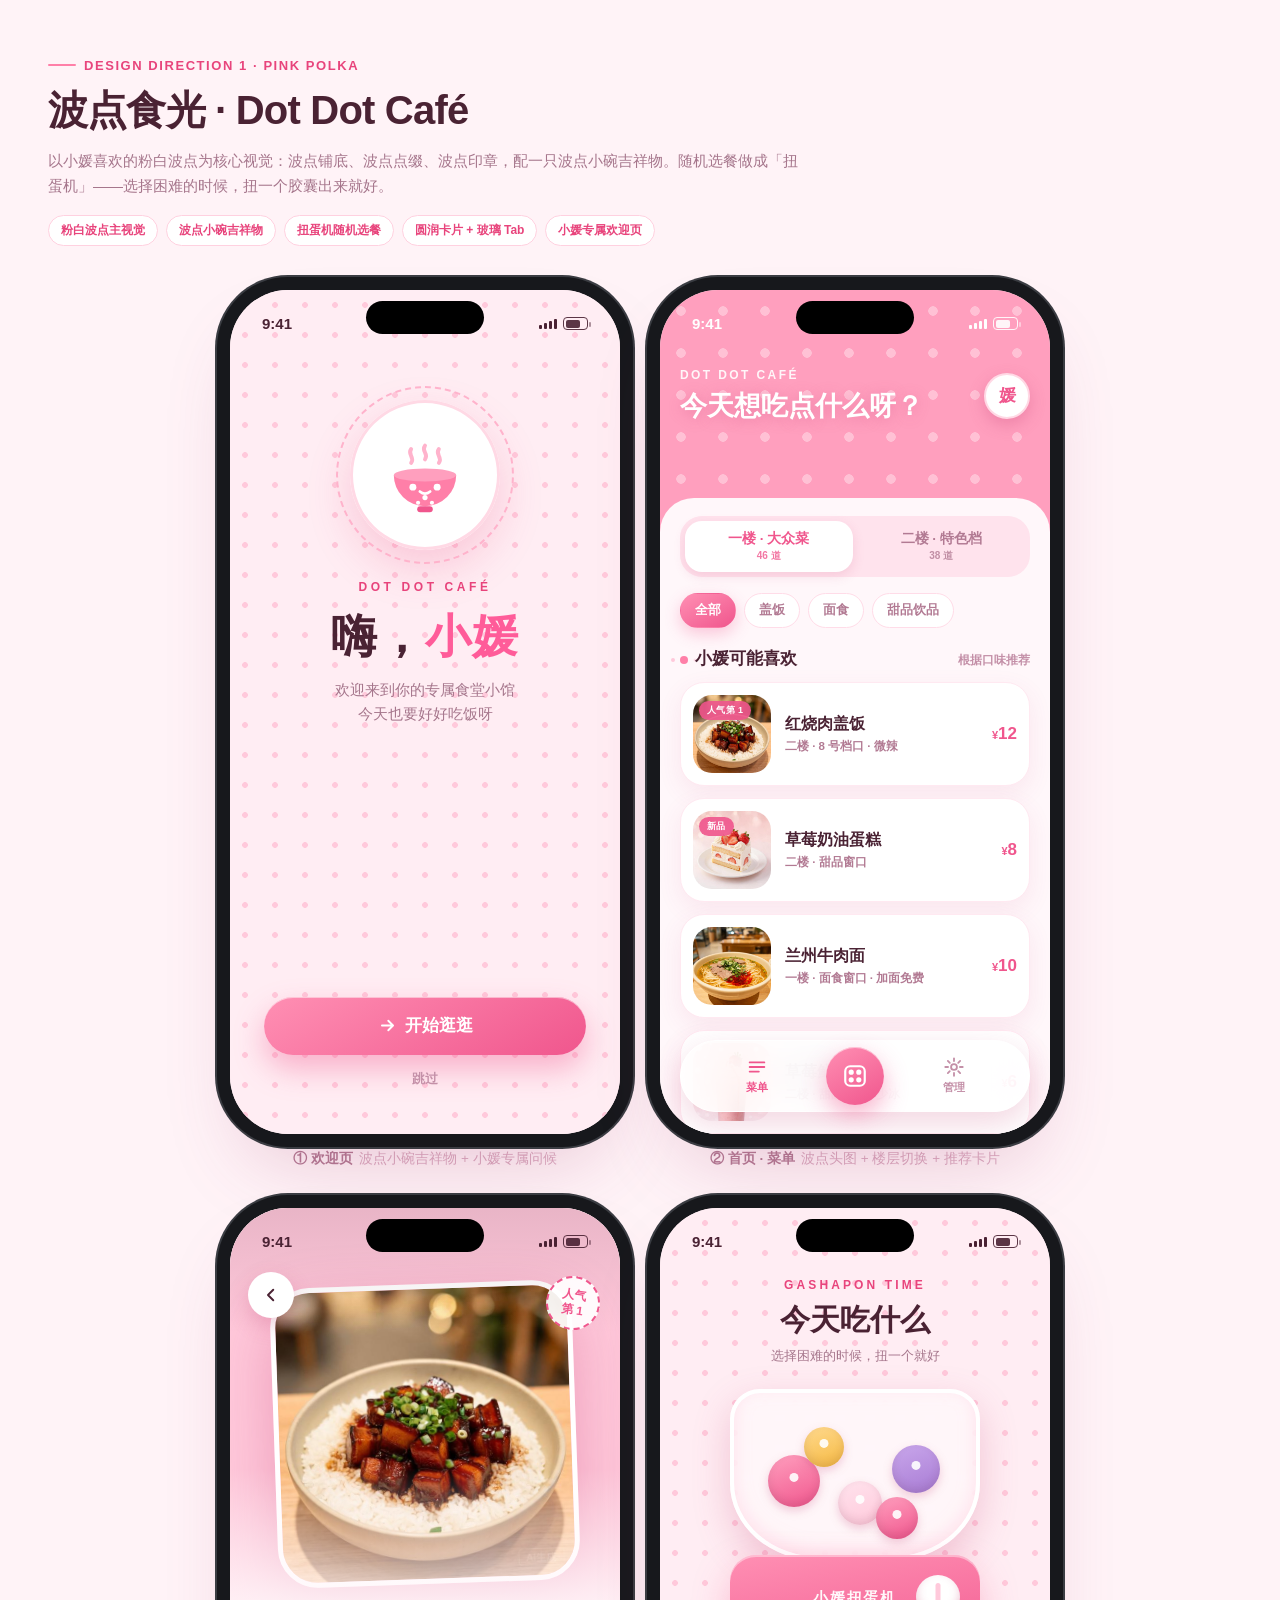
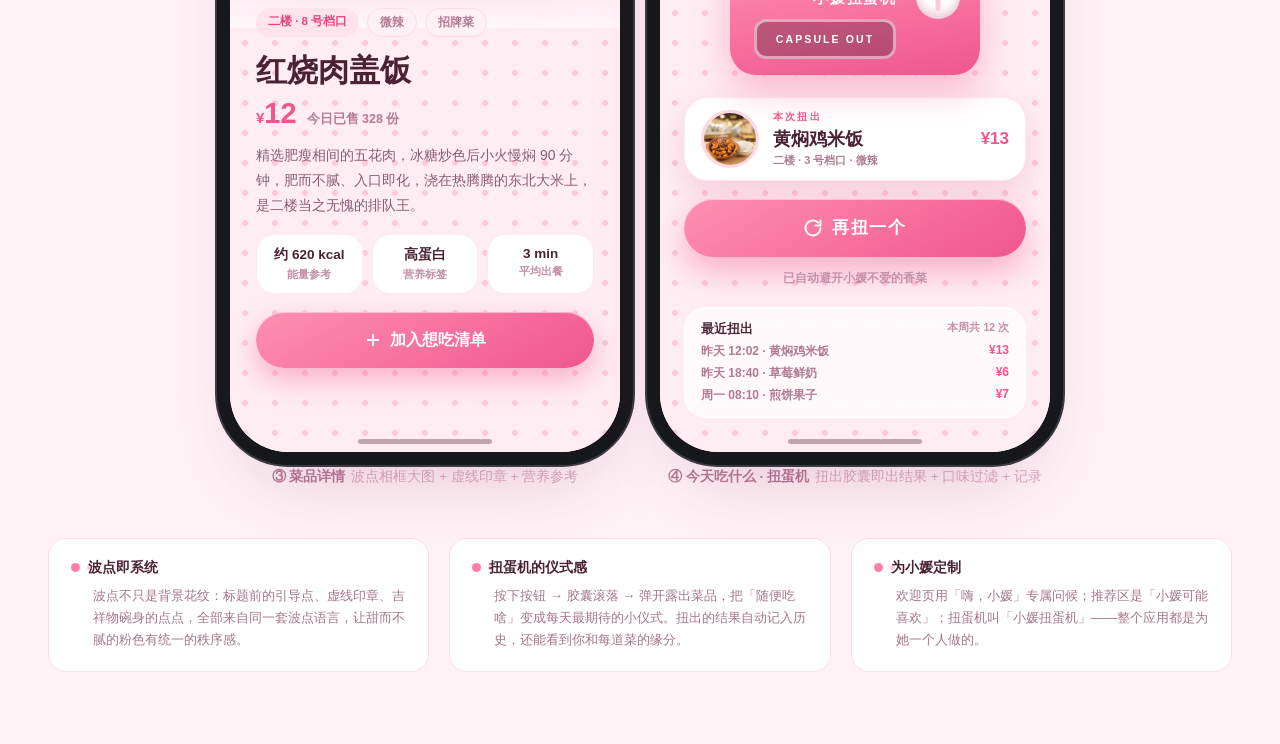
<file: preview-1-polka-pink.html>
<!DOCTYPE html>
<html lang="zh-CN">
<head>
<meta charset="UTF-8">
<meta name="viewport" content="width=device-width, initial-scale=1.0">
<title>方案一 · 波点食光 — 小媛的专属食堂</title>
<style>
  * { margin: 0; padding: 0; box-sizing: border-box; }
  html, body { background: #FFF3F7; font-family: -apple-system, "PingFang SC", "Helvetica Neue", sans-serif; }

  /* ============ 展示板 ============ */
  .board { max-width: 1860px; margin: 0 auto; padding: 52px 48px 72px; }
  .board-tag { display: inline-flex; align-items: center; gap: 8px; font-size: 13px; font-weight: 600; letter-spacing: .12em; color: #E8447C; text-transform: uppercase; margin-bottom: 10px; }
  .board-tag::before { content: ""; width: 28px; height: 2px; background: #FF7FA8; border-radius: 2px; }
  .board h1 { font-size: 40px; font-weight: 800; color: #4A2233; letter-spacing: -0.02em; }
  .board-desc { font-size: 15px; line-height: 1.7; color: #A6768C; max-width: 760px; margin-top: 10px; }
  .chips { display: flex; gap: 8px; flex-wrap: wrap; margin-top: 16px; }
  .chip { font-size: 12px; font-weight: 600; color: #E8447C; background: #fff; border: 1px solid #FFD1E0; padding: 6px 12px; border-radius: 999px; }

  .phones { display: flex; gap: 40px; justify-content: center; margin-top: 44px; flex-wrap: wrap; }
  .phone-unit { display: flex; flex-direction: column; align-items: center; gap: 16px; }
  .phone-caption { font-size: 13.5px; font-weight: 700; color: #B27A93; }
  .phone-caption span { color: #D9A9BE; font-weight: 500; margin-left: 6px; }

  .phone {
    width: 390px; height: 844px; border-radius: 58px; position: relative; overflow: hidden;
    background: #FFEDF3;
    box-shadow: 0 0 0 13px #17181C, 0 0 0 15px #3A3C42, 0 40px 80px -20px rgba(160,60,110,.28);
    flex-shrink: 0;
  }
  .notch { position: absolute; top: 11px; left: 50%; transform: translateX(-50%); width: 118px; height: 33px; background: #000; border-radius: 20px; z-index: 60; }
  .screen { position: absolute; inset: 0; overflow: hidden; }

  .statusbar { position: absolute; top: 0; left: 0; right: 0; height: 54px; display: flex; justify-content: space-between; align-items: center; padding: 14px 32px 0; z-index: 50; color: #4A2233; font-size: 15px; font-weight: 600; }
  .statusbar.light { color: #fff; }
  .status-icons { display: flex; gap: 6px; align-items: center; }
  .sig { display: flex; align-items: flex-end; gap: 2px; }
  .sig i { width: 3px; background: currentColor; border-radius: 1px; display: block; }
  .sig i:nth-child(1){height:4px}.sig i:nth-child(2){height:6px}.sig i:nth-child(3){height:8px}.sig i:nth-child(4){height:10px}
  .batt { width: 25px; height: 13px; border: 1.5px solid currentColor; border-radius: 4px; position: relative; padding: 1.5px; opacity: .9; }
  .batt::after { content: ""; position: absolute; right: -4px; top: 3.5px; width: 2px; height: 5px; background: currentColor; border-radius: 1px; opacity: .5; }
  .batt i { display: block; height: 100%; width: 72%; background: currentColor; border-radius: 2px; }
  .homebar { position: absolute; bottom: 8px; left: 50%; transform: translateX(-50%); width: 134px; height: 5px; border-radius: 3px; background: rgba(74,34,51,.35); z-index: 30; }
  .homebar.light { background: rgba(255,255,255,.5); }

  /* 波点背景 */
  .dots { background-color: #FFEDF3; background-image: radial-gradient(#FFC9DB 2.8px, transparent 3px); background-size: 30px 30px; }
  .dots-lg { background-color: #FF9FBE; background-image: radial-gradient(rgba(255,255,255,.35) 4.5px, transparent 5px); background-size: 42px 42px; }

  /* ============ 屏幕 1：欢迎页 ============ */
  .w-content { position: absolute; inset: 0; z-index: 2; display: flex; flex-direction: column; align-items: center; padding: 110px 34px 46px; text-align: center; }
  .w-mascot { width: 150px; height: 150px; border-radius: 50%; background: #fff; box-shadow: 0 18px 44px rgba(232,68,124,.22), inset 0 0 0 3px #FFD9E5; display: flex; align-items: center; justify-content: center; position: relative; }
  .w-mascot::before { content: ""; position: absolute; inset: -14px; border-radius: 50%; border: 2.5px dashed #FFB3CC; animation: none; }
  .w-badge { margin-top: 30px; font-size: 12px; font-weight: 800; letter-spacing: .3em; color: #E8447C; text-transform: uppercase; }
  .w-title { font-size: 46px; font-weight: 900; color: #4A2233; margin-top: 12px; letter-spacing: .02em; }
  .w-title em { font-style: normal; color: #FF5C99; }
  .w-sub { font-size: 14.5px; color: #A6768C; margin-top: 10px; line-height: 1.7; }
  .w-start { margin-top: auto; width: 100%; height: 58px; border-radius: 29px; background: linear-gradient(150deg, #FF8FB3, #F0568D); color: #fff; font-size: 17px; font-weight: 800; display: flex; align-items: center; justify-content: center; gap: 8px; box-shadow: 0 14px 30px rgba(240,86,141,.4), inset 0 1px 0 rgba(255,255,255,.5); }
  .w-skip { margin-top: 16px; font-size: 12.5px; color: #C490A8; font-weight: 600; }

  /* ============ 屏幕 2：首页 ============ */
  .h-top { position: absolute; top: 0; left: 0; right: 0; height: 300px; padding: 64px 20px 0; z-index: 2; }
  .h-greet { display: flex; align-items: center; justify-content: space-between; }
  .h-hi { font-size: 12px; font-weight: 800; letter-spacing: .2em; color: rgba(255,255,255,.9); }
  .h-title { font-size: 27px; font-weight: 800; color: #fff; margin-top: 6px; text-shadow: 0 2px 14px rgba(200,70,120,.35); }
  .h-avatar { width: 46px; height: 46px; border-radius: 50%; background: #fff; box-shadow: 0 6px 16px rgba(200,70,120,.3); display: flex; align-items: center; justify-content: center; font-size: 17px; font-weight: 900; color: #F0568D; border: 2.5px solid #FFD9E5; }
  .h-search { margin-top: 18px; height: 46px; border-radius: 23px; background: #fff; box-shadow: 0 8px 22px rgba(200,70,120,.16); display: flex; align-items: center; gap: 10px; padding: 0 18px; color: #C490A8; font-size: 14px; font-weight: 500; }

  .h-body { position: absolute; top: 208px; left: 0; right: 0; bottom: 0; background: #FFF7FA; border-radius: 34px 34px 0 0; padding: 18px 20px 110px; z-index: 3; }
  .floor-seg { display: flex; background: #FFE3ED; border-radius: 22px; padding: 5px; gap: 5px; }
  .floor-seg .seg { flex: 1; text-align: center; padding: 9px 0; border-radius: 17px; font-size: 13.5px; font-weight: 700; color: #B27A93; }
  .floor-seg .seg small { display: block; font-size: 10px; font-weight: 600; margin-top: 1px; opacity: .8; }
  .floor-seg .seg.on { background: #fff; color: #F0568D; box-shadow: 0 4px 12px rgba(200,70,120,.16); }

  .cats { display: flex; gap: 8px; margin-top: 16px; }
  .cat { font-size: 12.5px; font-weight: 700; color: #B27A93; padding: 8px 14px; border-radius: 999px; background: #fff; border: 1.5px solid #FFDCE8; white-space: nowrap; }
  .cat.on { background: linear-gradient(150deg, #FF8FB3, #F0568D); color: #fff; border-color: transparent; box-shadow: 0 6px 16px rgba(240,86,141,.3); }

  .sec { display: flex; align-items: baseline; justify-content: space-between; margin-top: 20px; }
  .sec b { font-size: 16.5px; font-weight: 800; color: #4A2233; }
  .sec b::before { content: ""; display: inline-block; width: 8px; height: 8px; border-radius: 50%; background: #FF7FA8; margin-right: 7px; box-shadow: -11px 0 0 -2px #FFC9DB, 11px 0 0 -2.5px #FFDCE8; }
  .sec span { font-size: 12px; font-weight: 600; color: #C490A8; }

  .dish { display: flex; gap: 14px; align-items: center; background: #fff; border-radius: 24px; padding: 12px; margin-top: 12px; box-shadow: 0 8px 24px rgba(200,70,120,.09); border: 1.5px solid #FFE9F1; }
  .dish .pic { width: 78px; height: 78px; border-radius: 19px; overflow: hidden; flex-shrink: 0; position: relative; }
  .dish .pic img { width: 100%; height: 100%; object-fit: cover; }
  .dish .pic .tag { position: absolute; top: 6px; left: 6px; font-size: 9px; font-weight: 800; color: #fff; background: rgba(240,86,141,.9); border-radius: 999px; padding: 3px 8px; letter-spacing: .04em; }
  .dish .info { flex: 1; min-width: 0; }
  .dish .info .n { font-size: 15.5px; font-weight: 800; color: #4A2233; }
  .dish .info .d { font-size: 11.5px; color: #B27A93; font-weight: 600; margin-top: 4px; }
  .dish .p { font-size: 17px; font-weight: 900; color: #F0568D; }
  .dish .p em { font-style: normal; font-size: 11px; }

  .tabbar { position: absolute; bottom: 22px; left: 20px; right: 20px; height: 72px; border-radius: 36px; background: rgba(255,255,255,.82); -webkit-backdrop-filter: blur(22px) saturate(1.8); backdrop-filter: blur(22px) saturate(1.8); border: 1.5px solid #fff; box-shadow: 0 12px 32px rgba(200,70,120,.22); display: flex; align-items: center; padding: 0 14px; z-index: 40; }
  .tab { flex: 1; display: flex; flex-direction: column; align-items: center; gap: 3px; color: #C490A8; font-size: 10.5px; font-weight: 700; }
  .tab.on { color: #F0568D; }
  .tab-dice { width: 58px; height: 58px; border-radius: 50%; margin: 0 8px; background: linear-gradient(150deg, #FF8FB3, #F0568D); display: flex; align-items: center; justify-content: center; box-shadow: 0 10px 24px rgba(240,86,141,.45), inset 0 1px 0 rgba(255,255,255,.5); flex-shrink: 0; }

  /* ============ 屏幕 3：详情 ============ */
  .d-hero { position: absolute; top: 0; left: 0; right: 0; height: 420px; overflow: hidden; background: #FFC9DB; }
  .d-hero::after { content: ""; position: absolute; inset: 0; background: linear-gradient(180deg, rgba(74,34,51,.12), transparent 30%, transparent 62%, #FFF7FA 100%); }
  .d-frame { position: absolute; top: 76px; left: 44px; right: 44px; height: 300px; border-radius: 40px; overflow: hidden; box-shadow: 0 24px 60px rgba(200,70,120,.35); border: 5px solid #fff; transform: rotate(-2deg); }
  .d-frame img { width: 100%; height: 100%; object-fit: cover; }
  .d-back { position: absolute; top: 64px; left: 18px; width: 46px; height: 46px; border-radius: 50%; background: #fff; box-shadow: 0 8px 20px rgba(200,70,120,.25); display: flex; align-items: center; justify-content: center; z-index: 20; }
  .d-stamp { position: absolute; top: 68px; right: 20px; width: 54px; height: 54px; border-radius: 50%; background: rgba(255,255,255,.92); border: 2.5px dashed #F0568D; display: flex; align-items: center; justify-content: center; font-size: 12px; font-weight: 900; color: #F0568D; transform: rotate(8deg); z-index: 20; line-height: 1.25; text-align: center; }

  .d-sheet { position: absolute; top: 388px; left: 0; right: 0; bottom: 0; padding: 12px 26px 40px; z-index: 5; }
  .d-pill-row { display: flex; gap: 8px; }
  .dpill { font-size: 11.5px; font-weight: 700; padding: 6px 12px; border-radius: 999px; }
  .dpill.p1 { background: #FFE3ED; color: #E8447C; }
  .dpill.p2 { background: #FFF0F5; color: #B27A93; border: 1.5px solid #FFDCE8; }
  .d-sheet h2 { font-size: 31px; font-weight: 900; color: #4A2233; margin-top: 13px; }
  .d-price-row { display: flex; align-items: baseline; gap: 10px; margin-top: 5px; }
  .d-price-row .p { font-size: 29px; font-weight: 900; color: #F0568D; }
  .d-price-row .p em { font-style: normal; font-size: 15px; }
  .d-price-row .sold { font-size: 12.5px; font-weight: 600; color: #B27A93; }
  .d-sheet .desc { margin-top: 13px; font-size: 14px; line-height: 1.8; color: #8A5C74; }
  .d-facts { display: flex; gap: 9px; margin-top: 16px; }
  .d-facts .f { flex: 1; text-align: center; padding: 11px 6px; border-radius: 18px; background: #fff; border: 1.5px solid #FFE9F1; }
  .d-facts .f b { display: block; font-size: 13.5px; color: #4A2233; font-weight: 800; }
  .d-facts .f span { font-size: 10.5px; color: #C490A8; font-weight: 600; }
  .d-cta { margin-top: 18px; height: 56px; border-radius: 28px; background: linear-gradient(150deg, #FF8FB3, #F0568D); color: #fff; font-size: 16px; font-weight: 800; display: flex; align-items: center; justify-content: center; gap: 8px; box-shadow: 0 12px 28px rgba(240,86,141,.4), inset 0 1px 0 rgba(255,255,255,.5); }

  /* ============ 屏幕 4：扭蛋机 ============ */
  .g-content { position: absolute; inset: 0; z-index: 2; padding: 70px 24px 0; display: flex; flex-direction: column; align-items: center; }
  .g-kicker { font-size: 12px; font-weight: 800; letter-spacing: .26em; color: #E8447C; text-transform: uppercase; }
  .g-title { font-size: 30px; font-weight: 900; color: #4A2233; margin-top: 8px; }
  .g-sub { font-size: 13px; color: #A6768C; font-weight: 500; margin-top: 6px; }

  .gasha { margin-top: 24px; width: 250px; }
  .g-dome { height: 172px; border-radius: 30px 30px 90px 90px / 30px 30px 78px 78px; background: rgba(255,255,255,.55); -webkit-backdrop-filter: blur(10px); backdrop-filter: blur(10px); border: 4px solid #fff; box-shadow: 0 14px 36px rgba(200,70,120,.25), inset 0 -6px 18px rgba(255,159,190,.25); position: relative; overflow: hidden; }
  .cap { position: absolute; border-radius: 50%; box-shadow: inset 0 -4px 8px rgba(74,34,51,.12), 0 4px 10px rgba(200,70,120,.25); }
  .cap::after { content: ""; position: absolute; left: 50%; top: 50%; width: 9px; height: 9px; border-radius: 50%; background: rgba(255,255,255,.9); transform: translate(-50%,-90%); }
  .c1 { width: 52px; height: 52px; background: linear-gradient(160deg, #FF9FBE, #F0568D); left: 34px; top: 62px; }
  .c2 { width: 44px; height: 44px; background: linear-gradient(160deg, #FFE3ED, #FFC9DB); left: 104px; top: 88px; }
  .c3 { width: 48px; height: 48px; background: linear-gradient(160deg, #C9A7EB, #A87BD4); left: 158px; top: 52px; }
  .c4 { width: 40px; height: 40px; background: linear-gradient(160deg, #FFD98E, #F5B942); left: 70px; top: 34px; }
  .c5 { width: 42px; height: 42px; background: linear-gradient(160deg, #FF9FBE, #F0568D); left: 142px; top: 104px; }
  .g-body { margin-top: -6px; height: 120px; background: linear-gradient(170deg, #FF8FB3, #F0568D); border-radius: 26px; box-shadow: 0 16px 36px rgba(240,86,141,.35), inset 0 2px 0 rgba(255,255,255,.4); position: relative; }
  .g-knob { position: absolute; right: 20px; top: 20px; width: 44px; height: 44px; border-radius: 50%; background: #fff; box-shadow: inset 0 -5px 10px rgba(200,70,120,.3); }
  .g-knob::after { content: ""; position: absolute; left: 50%; top: 8px; bottom: 8px; width: 5px; background: #FFC9DB; border-radius: 3px; transform: translateX(-50%); }
  .g-slot { position: absolute; left: 24px; right: 84px; bottom: 16px; height: 40px; background: rgba(74,34,51,.35); border-radius: 12px; border: 3px solid rgba(255,255,255,.5); display: flex; align-items: center; justify-content: center; color: #fff; font-size: 10.5px; font-weight: 800; letter-spacing: .2em; }
  .g-label { position: absolute; left: 0; right: 0; top: 34px; text-align: center; color: rgba(255,255,255,.95); font-size: 15px; font-weight: 900; letter-spacing: .12em; }

  .g-result { margin-top: 22px; display: flex; align-items: center; gap: 14px; background: #fff; border-radius: 24px; padding: 12px 16px; box-shadow: 0 12px 30px rgba(200,70,120,.18); border: 1.5px solid #FFE9F1; width: 100%; }
  .g-result .img { width: 58px; height: 58px; border-radius: 50%; overflow: hidden; border: 3px solid #FFD9E5; flex-shrink: 0; }
  .g-result .img img { width: 100%; height: 100%; object-fit: cover; }
  .g-result .m { flex: 1; }
  .g-result .m .lab { font-size: 10px; font-weight: 800; letter-spacing: .22em; color: #F0568D; }
  .g-result .m .n { font-size: 18px; font-weight: 900; color: #4A2233; margin-top: 3px; }
  .g-result .m .s { font-size: 11px; color: #B27A93; font-weight: 600; margin-top: 2px; }
  .g-result .p { font-size: 17px; font-weight: 900; color: #F0568D; }

  .g-btn { margin-top: 18px; width: 100%; height: 58px; border-radius: 29px; background: linear-gradient(150deg, #FF8FB3, #F0568D); color: #fff; font-size: 17px; font-weight: 900; letter-spacing: .1em; display: flex; align-items: center; justify-content: center; gap: 9px; box-shadow: 0 14px 32px rgba(240,86,141,.42), inset 0 1px 0 rgba(255,255,255,.5); }
  .g-hint { margin-top: 13px; font-size: 12px; color: #C490A8; font-weight: 600; }
  .g-history { margin-top: 20px; width: 100%; background: rgba(255,255,255,.7); border: 1.5px solid #fff; border-radius: 22px; padding: 13px 16px; -webkit-backdrop-filter: blur(10px); backdrop-filter: blur(10px); }
  .g-history b { font-size: 12.5px; color: #4A2233; font-weight: 800; display: flex; justify-content: space-between; }
  .g-history b span { color: #C490A8; font-weight: 600; font-size: 10.5px; }
  .g-h-row { display: flex; justify-content: space-between; font-size: 12px; color: #B27A93; font-weight: 600; padding: 5px 0 0; }
  .g-h-row em { font-style: normal; color: #F0568D; font-weight: 800; }

  .board-foot { margin-top: 52px; display: grid; grid-template-columns: repeat(3, 1fr); gap: 20px; }
  .note { background: #fff; border: 1.5px solid #FFDCE8; border-radius: 18px; padding: 20px 22px; }
  .note b { font-size: 14px; color: #4A2233; display: block; margin-bottom: 8px; }
  .note b::before { content: ""; display: inline-block; width: 9px; height: 9px; border-radius: 50%; background: #FF7FA8; margin-right: 8px; box-shadow: 14px 0 0 -2px #FFC9DB, 28px 0 0 -3px #FFDCE8; }
  .note p { font-size: 13px; line-height: 1.7; color: #A6768C; margin-left: 22px; }

  /* ============ 手机端适配 ============ */
  @media (max-width: 768px) {
    .board { padding: 32px 20px 48px; }
    .board h1 { font-size: 28px; }
    .board-desc { font-size: 14px; }
    .phones { gap: 32px; margin-top: 32px; }
    .phone-unit { width: 100%; }
    .phone { 
      width: 100%; 
      max-width: 390px;
      height: auto; 
      aspect-ratio: 390 / 844;
      margin: 0 auto;
      border-radius: 32px;
      box-shadow: 0 0 0 8px #17181C, 0 0 0 10px #3A3C42, 0 20px 40px -10px rgba(160,60,110,.28);
    }
    .notch { width: 80px; height: 22px; top: 6px; }
    .statusbar { height: 36px; padding: 8px 18px 0; font-size: 12px; }
    .batt { width: 18px; height: 10px; }
    .homebar { width: 90px; height: 3px; bottom: 4px; }
    .phone-caption { font-size: 12px; }
    .board-foot { grid-template-columns: 1fr; gap: 12px; }
    .note { padding: 16px 18px; }
  }
</style>
</head>
<body>
<div class="board">
  <div class="board-head">
    <div>
      <div class="board-tag">Design Direction 1 · Pink Polka</div>
      <h1>波点食光 · Dot Dot Café</h1>
      <p class="board-desc">以小媛喜欢的粉白波点为核心视觉：波点铺底、波点点缀、波点印章，配一只波点小碗吉祥物。随机选餐做成「扭蛋机」——选择困难的时候，扭一个胶囊出来就好。</p>
      <div class="chips">
        <span class="chip">粉白波点主视觉</span><span class="chip">波点小碗吉祥物</span><span class="chip">扭蛋机随机选餐</span><span class="chip">圆润卡片 + 玻璃 Tab</span><span class="chip">小媛专属欢迎页</span>
      </div>
    </div>
  </div>

  <div class="phones">

    <!-- ===== 屏幕 1：欢迎页 ===== -->
    <div class="phone-unit">
      <div class="phone">
        <div class="notch"></div>
        <div class="screen dots">
          <div class="statusbar"><span>9:41</span><span class="status-icons"><span class="sig"><i></i><i></i><i></i><i></i></span><span class="batt"><i></i></span></span></div>

          <div class="w-content">
            <div class="w-mascot">
              <svg width="104" height="104" viewBox="0 0 120 120">
                <path d="M44 30 c-5 7 5 9 0 16 M60 26 c-5 7 5 9 0 16 M76 30 c-5 7 5 9 0 16" stroke="#FFB3CC" stroke-width="4.5" fill="none" stroke-linecap="round"/>
                <path d="M24 60 A36 36 0 0 0 96 60 Z" fill="#FF7FA8"/>
                <circle cx="46" cy="74" r="4" fill="#fff"/>
                <circle cx="74" cy="74" r="4" fill="#fff"/>
                <circle cx="60" cy="86" r="3" fill="#fff"/>
                <circle cx="52" cy="92" r="2.4" fill="#fff"/>
                <circle cx="68" cy="92" r="2.4" fill="#fff"/>
                <path d="M54 79 q6 5 12 0" stroke="#fff" stroke-width="3" fill="none" stroke-linecap="round"/>
                <ellipse cx="60" cy="60" rx="36" ry="7.5" fill="#FF9FBE"/>
                <rect x="51" y="96" width="18" height="7" rx="3.5" fill="#F0568D"/>
              </svg>
            </div>
            <div class="w-badge">Dot Dot Café</div>
            <div class="w-title">嗨，<em>小媛</em></div>
            <p class="w-sub">欢迎来到你的专属食堂小馆<br>今天也要好好吃饭呀</p>
            <div class="w-start">
              <svg width="19" height="19" viewBox="0 0 24 24" fill="none" stroke="#fff" stroke-width="2.4" stroke-linecap="round" stroke-linejoin="round"><path d="M5 12h13M13 6l6 6-6 6"/></svg>
              开始逛逛
            </div>
            <div class="w-skip">跳过</div>
          </div>
        </div>
      </div>
      <div class="phone-caption">① 欢迎页<span>波点小碗吉祥物 + 小媛专属问候</span></div>
    </div>

    <!-- ===== 屏幕 2：首页 ===== -->
    <div class="phone-unit">
      <div class="phone">
        <div class="notch"></div>
        <div class="screen">
          <div class="h-top dots-lg">
            <div class="statusbar light"><span>9:41</span><span class="status-icons"><span class="sig"><i></i><i></i><i></i><i></i></span><span class="batt"><i></i></span></span></div>
            <div class="h-greet" style="margin-top:14px">
              <div>
                <div class="h-hi">DOT DOT CAFÉ</div>
                <div class="h-title">今天想吃点什么呀？</div>
              </div>
              <div class="h-avatar">媛</div>
            </div>
          </div>

          <div class="h-body">
            <div class="floor-seg">
              <div class="seg on">一楼 · 大众菜<small>46 道</small></div>
              <div class="seg">二楼 · 特色档<small>38 道</small></div>
            </div>

            <div class="cats">
              <div class="cat on">全部</div>
              <div class="cat">盖饭</div>
              <div class="cat">面食</div>
              <div class="cat">甜品饮品</div>
            </div>

            <div class="sec"><b>小媛可能喜欢</b><span>根据口味推荐</span></div>

            <div class="dish">
              <div class="pic"><img src="images/pork-rice.jpg" alt=""><span class="tag">人气第 1</span></div>
              <div class="info"><div class="n">红烧肉盖饭</div><div class="d">二楼 · 8 号档口 · 微辣</div></div>
              <div class="p"><em>¥</em>12</div>
            </div>
            <div class="dish">
              <div class="pic"><img src="images/strawberry-cake.jpg" alt=""><span class="tag">新品</span></div>
              <div class="info"><div class="n">草莓奶油蛋糕</div><div class="d">二楼 · 甜品窗口</div></div>
              <div class="p"><em>¥</em>8</div>
            </div>
            <div class="dish">
              <div class="pic"><img src="images/beef-noodle.jpg" alt=""></div>
              <div class="info"><div class="n">兰州牛肉面</div><div class="d">一楼 · 面食窗口 · 加面免费</div></div>
              <div class="p"><em>¥</em>10</div>
            </div>
            <div class="dish">
              <div class="pic"><img src="images/strawberry-milk.jpg" alt=""></div>
              <div class="info"><div class="n">草莓鲜奶</div><div class="d">二楼 · 甜品窗口 · 少冰</div></div>
              <div class="p"><em>¥</em>6</div>
            </div>
          </div>

          <div class="tabbar">
            <div class="tab on">
              <svg width="22" height="22" viewBox="0 0 24 24" fill="none" stroke="currentColor" stroke-width="2" stroke-linecap="round"><path d="M4 7h16M4 12h16M4 17h10"/></svg>
              菜单
            </div>
            <div class="tab-dice">
              <svg width="26" height="26" viewBox="0 0 24 24" fill="none" stroke="#fff" stroke-width="2" stroke-linecap="round" stroke-linejoin="round"><rect x="3" y="3" width="18" height="18" rx="4.5"/><circle cx="8.5" cy="8.5" r="1.4" fill="#fff"/><circle cx="15.5" cy="15.5" r="1.4" fill="#fff"/><circle cx="15.5" cy="8.5" r="1.4" fill="#fff"/><circle cx="8.5" cy="15.5" r="1.4" fill="#fff"/></svg>
            </div>
            <div class="tab">
              <svg width="22" height="22" viewBox="0 0 24 24" fill="none" stroke="currentColor" stroke-width="2" stroke-linecap="round"><circle cx="12" cy="12" r="3.2"/><path d="M12 2.5v3M12 18.5v3M2.5 12h3M18.5 12h3M5.3 5.3l2.1 2.1M16.6 16.6l2.1 2.1M18.7 5.3l-2.1 2.1M7.4 16.6l-2.1 2.1"/></svg>
              管理
            </div>
          </div>
        </div>
      </div>
      <div class="phone-caption">② 首页 · 菜单<span>波点头图 + 楼层切换 + 推荐卡片</span></div>
    </div>

    <!-- ===== 屏幕 3：详情 ===== -->
    <div class="phone-unit">
      <div class="phone">
        <div class="notch"></div>
        <div class="screen dots">
          <div class="statusbar"><span>9:41</span><span class="status-icons"><span class="sig"><i></i><i></i><i></i><i></i></span><span class="batt"><i></i></span></span></div>
          <div class="d-hero">
            <div class="d-frame"><img src="images/pork-rice.jpg" alt=""></div>
          </div>
          <div class="d-back"><svg width="18" height="18" viewBox="0 0 24 24" fill="none" stroke="#4A2233" stroke-width="2.6" stroke-linecap="round" stroke-linejoin="round"><path d="M15 5l-7 7 7 7"/></svg></div>
          <div class="d-stamp">人气<br>第 1</div>

          <div class="d-sheet">
            <div class="d-pill-row">
              <span class="dpill p1">二楼 · 8 号档口</span>
              <span class="dpill p2">微辣</span>
              <span class="dpill p2">招牌菜</span>
            </div>
            <h2>红烧肉盖饭</h2>
            <div class="d-price-row"><span class="p"><em>¥</em>12</span><span class="sold">今日已售 328 份</span></div>
            <p class="desc">精选肥瘦相间的五花肉，冰糖炒色后小火慢焖 90 分钟，肥而不腻、入口即化，浇在热腾腾的东北大米上，是二楼当之无愧的排队王。</p>
            <div class="d-facts">
              <div class="f"><b>约 620 kcal</b><span>能量参考</span></div>
              <div class="f"><b>高蛋白</b><span>营养标签</span></div>
              <div class="f"><b>3 min</b><span>平均出餐</span></div>
            </div>
            <div class="d-cta">
              <svg width="18" height="18" viewBox="0 0 24 24" fill="none" stroke="#fff" stroke-width="2.4" stroke-linecap="round" stroke-linejoin="round"><path d="M12 5v14M5 12h14"/></svg>
              加入想吃清单
            </div>
          </div>
          <div class="homebar"></div>
        </div>
      </div>
      <div class="phone-caption">③ 菜品详情<span>波点相框大图 + 虚线印章 + 营养参考</span></div>
    </div>

    <!-- ===== 屏幕 4：扭蛋机 ===== -->
    <div class="phone-unit">
      <div class="phone">
        <div class="notch"></div>
        <div class="screen dots">
          <div class="statusbar"><span>9:41</span><span class="status-icons"><span class="sig"><i></i><i></i><i></i><i></i></span><span class="batt"><i></i></span></span></div>

          <div class="g-content">
            <div class="g-kicker">Gashapon Time</div>
            <div class="g-title">今天吃什么</div>
            <div class="g-sub">选择困难的时候，扭一个就好</div>

            <div class="gasha">
              <div class="g-dome">
                <span class="cap c1"></span><span class="cap c2"></span><span class="cap c3"></span><span class="cap c4"></span><span class="cap c5"></span>
              </div>
              <div class="g-body">
                <div class="g-label">小媛扭蛋机</div>
                <div class="g-knob"></div>
                <div class="g-slot">CAPSULE OUT</div>
              </div>
            </div>

            <div class="g-result">
              <div class="img"><img src="images/chicken-rice.jpg" alt=""></div>
              <div class="m">
                <div class="lab">本次扭出</div>
                <div class="n">黄焖鸡米饭</div>
                <div class="s">二楼 · 3 号档口 · 微辣</div>
              </div>
              <div class="p">¥13</div>
            </div>

            <div class="g-btn">
              <svg width="20" height="20" viewBox="0 0 24 24" fill="none" stroke="#fff" stroke-width="2.2" stroke-linecap="round" stroke-linejoin="round"><path d="M21 12a9 9 0 1 1-2.6-6.4M21 3v6h-6"/></svg>
              再扭一个
            </div>
            <div class="g-hint">已自动避开小媛不爱的香菜</div>

            <div class="g-history">
              <b>最近扭出<span>本周共 12 次</span></b>
              <div class="g-h-row"><span>昨天 12:02 · 黄焖鸡米饭</span><em>¥13</em></div>
              <div class="g-h-row"><span>昨天 18:40 · 草莓鲜奶</span><em>¥6</em></div>
              <div class="g-h-row"><span>周一 08:10 · 煎饼果子</span><em>¥7</em></div>
            </div>
          </div>
          <div class="homebar"></div>
        </div>
      </div>
      <div class="phone-caption">④ 今天吃什么 · 扭蛋机<span>扭出胶囊即出结果 + 口味过滤 + 记录</span></div>
    </div>

  </div>

  <div class="board-foot">
    <div class="note"><b>波点即系统</b><p>波点不只是背景花纹：标题前的引导点、虚线印章、吉祥物碗身的点点，全部来自同一套波点语言，让甜而不腻的粉色有统一的秩序感。</p></div>
    <div class="note"><b>扭蛋机的仪式感</b><p>按下按钮 → 胶囊滚落 → 弹开露出菜品，把「随便吃啥」变成每天最期待的小仪式。扭出的结果自动记入历史，还能看到你和每道菜的缘分。</p></div>
    <div class="note"><b>为小媛定制</b><p>欢迎页用「嗨，小媛」专属问候；推荐区是「小媛可能喜欢」；扭蛋机叫「小媛扭蛋机」——整个应用都是为她一个人做的。</p></div>
  </div>
</div>
</body>
</html>
</file>
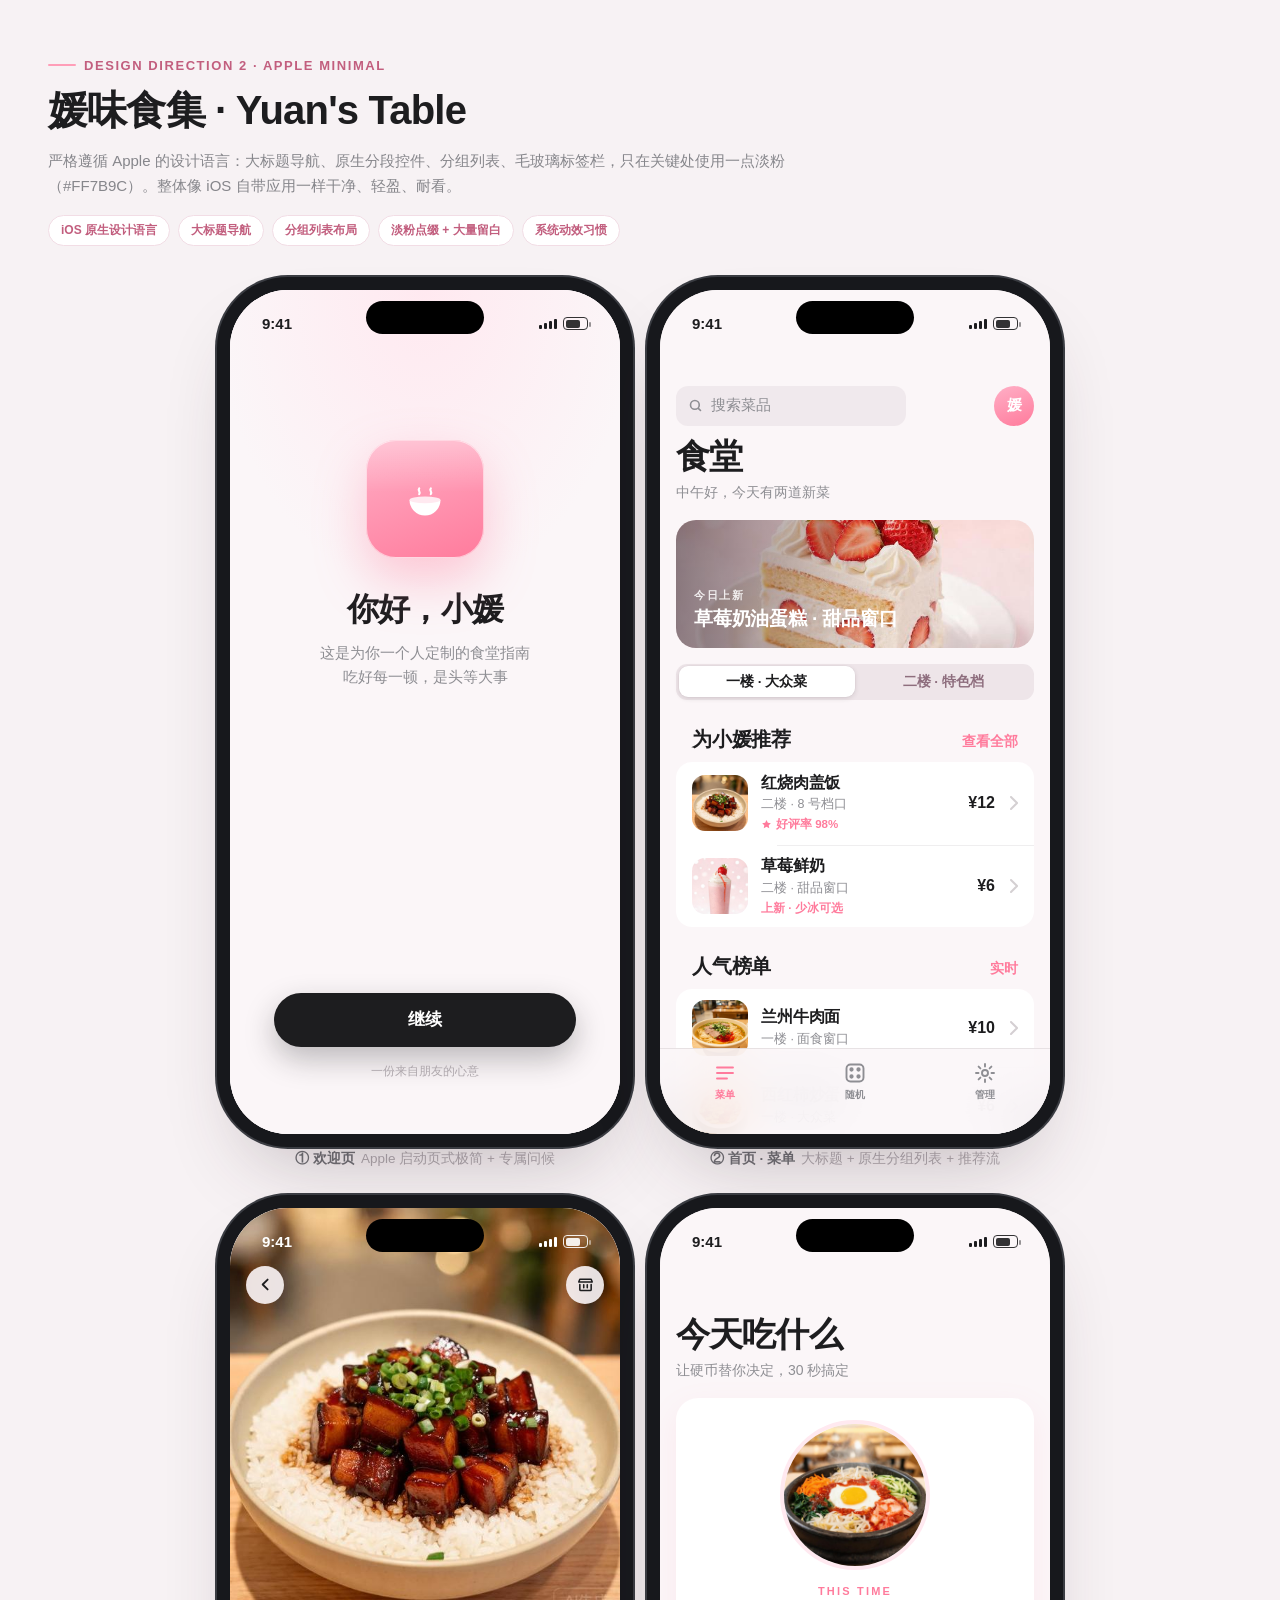
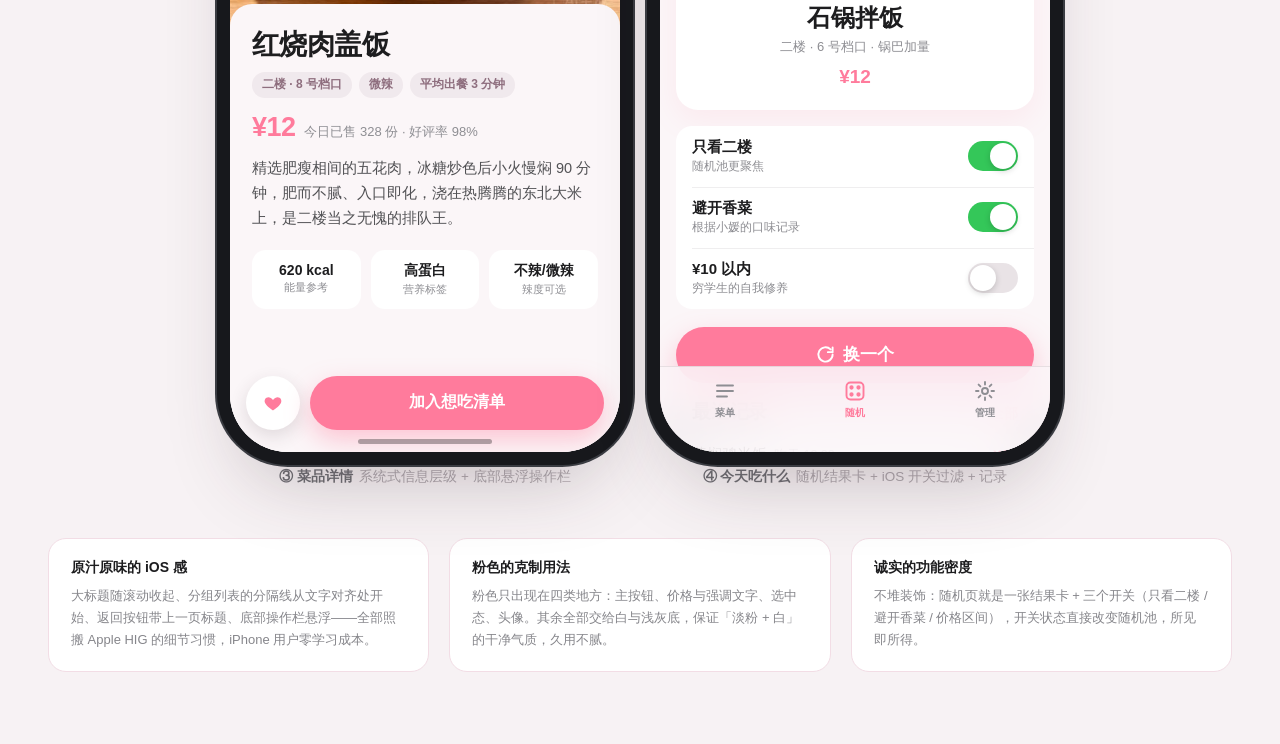
<file: preview-2-apple-minimal.html>
<!DOCTYPE html>
<html lang="zh-CN">
<head>
<meta charset="UTF-8">
<meta name="viewport" content="width=device-width, initial-scale=1.0">
<title>方案二 · 媛味食集 — 小媛的专属食堂</title>
<style>
  * { margin: 0; padding: 0; box-sizing: border-box; }
  html, body { background: #F7F2F4; font-family: -apple-system, "SF Pro Display", "SF Pro Text", "PingFang SC", "Helvetica Neue", sans-serif; }

  /* ============ 展示板 ============ */
  .board { max-width: 1860px; margin: 0 auto; padding: 52px 48px 72px; }
  .board-tag { display: inline-flex; align-items: center; gap: 8px; font-size: 13px; font-weight: 600; letter-spacing: .12em; color: #C25E7E; text-transform: uppercase; margin-bottom: 10px; }
  .board-tag::before { content: ""; width: 28px; height: 2px; background: #FF9EB8; border-radius: 2px; }
  .board h1 { font-size: 40px; font-weight: 800; color: #1D1D1F; letter-spacing: -0.02em; }
  .board-desc { font-size: 15px; line-height: 1.7; color: #86868B; max-width: 760px; margin-top: 10px; }
  .chips { display: flex; gap: 8px; flex-wrap: wrap; margin-top: 16px; }
  .chip { font-size: 12px; font-weight: 600; color: #C25E7E; background: #fff; border: 1px solid #F2DDE5; padding: 6px 12px; border-radius: 999px; }

  .phones { display: flex; gap: 40px; justify-content: center; margin-top: 44px; flex-wrap: wrap; }
  .phone-unit { display: flex; flex-direction: column; align-items: center; gap: 16px; }
  .phone-caption { font-size: 13.5px; font-weight: 700; color: #6E6E73; }
  .phone-caption span { color: #AEA7AC; font-weight: 500; margin-left: 6px; }

  .phone {
    width: 390px; height: 844px; border-radius: 58px; position: relative; overflow: hidden;
    background: #FBF6F8;
    box-shadow: 0 0 0 13px #17181C, 0 0 0 15px #3A3C42, 0 40px 80px -20px rgba(60,40,50,.3);
    flex-shrink: 0;
  }
  .notch { position: absolute; top: 11px; left: 50%; transform: translateX(-50%); width: 118px; height: 33px; background: #000; border-radius: 20px; z-index: 60; }
  .screen { position: absolute; inset: 0; overflow: hidden; background: #FBF6F8; }

  .statusbar { position: absolute; top: 0; left: 0; right: 0; height: 54px; display: flex; justify-content: space-between; align-items: center; padding: 14px 32px 0; z-index: 50; color: #1D1D1F; font-size: 15px; font-weight: 600; }
  .statusbar.onhero { color: #fff; }
  .status-icons { display: flex; gap: 6px; align-items: center; }
  .sig { display: flex; align-items: flex-end; gap: 2px; }
  .sig i { width: 3px; background: currentColor; border-radius: 1px; display: block; }
  .sig i:nth-child(1){height:4px}.sig i:nth-child(2){height:6px}.sig i:nth-child(3){height:8px}.sig i:nth-child(4){height:10px}
  .batt { width: 25px; height: 13px; border: 1.5px solid currentColor; border-radius: 4px; position: relative; padding: 1.5px; opacity: .9; }
  .batt::after { content: ""; position: absolute; right: -4px; top: 3.5px; width: 2px; height: 5px; background: currentColor; border-radius: 1px; opacity: .5; }
  .batt i { display: block; height: 100%; width: 72%; background: currentColor; border-radius: 2px; }
  .homebar { position: absolute; bottom: 8px; left: 50%; transform: translateX(-50%); width: 134px; height: 5px; border-radius: 3px; background: rgba(29,29,31,.35); z-index: 30; }

  .ios-search { display: flex; align-items: center; gap: 8px; height: 40px; background: rgba(120,80,100,.08); border-radius: 12px; padding: 0 12px; color: #8E8E93; font-size: 14.5px; font-weight: 400; }

  /* iOS 分段控件 */
  .seg-ctrl { display: flex; background: rgba(120,80,100,.1); border-radius: 11px; padding: 2.5px; }
  .seg-ctrl .s { flex: 1; text-align: center; font-size: 13.5px; font-weight: 600; color: #8E6E7E; padding: 6.5px 0; border-radius: 9px; }
  .seg-ctrl .s.on { background: #fff; color: #1D1D1F; box-shadow: 0 1.5px 5px rgba(60,40,50,.14), 0 0 0 .5px rgba(60,40,50,.04); }

  .group { background: #fff; border-radius: 16px; overflow: hidden; }
  .gheader { display: flex; justify-content: space-between; align-items: baseline; margin: 26px 16px 9px; }
  .gheader b { font-size: 20px; font-weight: 800; color: #1D1D1F; letter-spacing: -0.01em; }
  .gheader span { font-size: 13.5px; font-weight: 600; color: #FF7B9C; }

  .cell { display: flex; align-items: center; gap: 13px; padding: 11px 16px; position: relative; }
  .cell + .cell::before { content: ""; position: absolute; top: 0; left: 101px; right: 0; height: .5px; background: rgba(60,40,50,.08); }
  .cell .thumb { width: 56px; height: 56px; border-radius: 13px; overflow: hidden; flex-shrink: 0; }
  .cell .thumb img { width: 100%; height: 100%; object-fit: cover; }
  .cell .meta { flex: 1; min-width: 0; }
  .cell .meta .n { font-size: 16px; font-weight: 600; color: #1D1D1F; letter-spacing: -0.01em; }
  .cell .meta .d { font-size: 12.5px; color: #8E8E93; margin-top: 2.5px; }
  .cell .meta .r { display: inline-flex; align-items: center; gap: 4px; margin-top: 4px; font-size: 11.5px; font-weight: 600; color: #FF7B9C; }
  .cell .price { font-size: 16px; font-weight: 700; color: #1D1D1F; }
  .cell .chev { color: rgba(60,40,50,.22); margin-left: 2px; }

  .tabbar { position: absolute; bottom: 0; left: 0; right: 0; height: 86px; background: rgba(251,246,248,.86); -webkit-backdrop-filter: blur(24px) saturate(1.8); backdrop-filter: blur(24px) saturate(1.8); border-top: .5px solid rgba(60,40,50,.1); display: flex; padding-bottom: 20px; z-index: 40; }
  .itab { flex: 1; display: flex; flex-direction: column; align-items: center; justify-content: center; gap: 3px; font-size: 10px; font-weight: 600; color: #8E8E93; letter-spacing: 0; }
  .itab.on { color: #FF7B9C; }

  /* ============ 屏幕 1：欢迎页 ============ */
  .w-content { position: absolute; inset: 0; z-index: 2; display: flex; flex-direction: column; align-items: center; padding: 150px 44px 54px; text-align: center; background: radial-gradient(90% 60% at 50% 0%, #FFE9F0 0%, #FBF6F8 60%); }
  .appicon { width: 118px; height: 118px; border-radius: 30px; background: linear-gradient(160deg, #FFAFC6, #FF7B9C); box-shadow: 0 22px 50px rgba(255,123,156,.38); display: flex; align-items: center; justify-content: center; position: relative; }
  .appicon::after { content: ""; position: absolute; inset: 0; border-radius: 30px; border: .5px solid rgba(255,255,255,.55); background: linear-gradient(180deg, rgba(255,255,255,.3), transparent 45%); }
  .w-title { font-size: 32px; font-weight: 800; color: #1D1D1F; margin-top: 30px; letter-spacing: -0.02em; }
  .w-sub { font-size: 15px; color: #8E8E93; margin-top: 9px; line-height: 1.65; }
  .w-continue { margin-top: auto; width: 100%; height: 54px; border-radius: 27px; background: #1D1D1F; color: #fff; font-size: 16.5px; font-weight: 600; display: flex; align-items: center; justify-content: center; box-shadow: 0 12px 30px rgba(29,29,31,.28); }
  .w-foot { margin-top: 16px; font-size: 12px; color: #AEA7AC; font-weight: 500; }

  /* ============ 屏幕 2：首页 ============ */
  .h-scroll { position: absolute; inset: 0; padding: 96px 16px 100px; overflow: hidden; }
  .h-nav { display: flex; justify-content: space-between; align-items: center; }
  .h-avatar { width: 40px; height: 40px; border-radius: 50%; background: linear-gradient(160deg, #FFAFC6, #FF7B9C); color: #fff; font-size: 15px; font-weight: 700; display: flex; align-items: center; justify-content: center; }
  .h-large { font-size: 34px; font-weight: 800; color: #1D1D1F; letter-spacing: -0.025em; margin-top: 8px; }
  .h-sub { font-size: 14px; color: #8E8E93; margin-top: 4px; }

  .banner { margin-top: 18px; border-radius: 20px; overflow: hidden; position: relative; height: 128px; }
  .banner img { width: 100%; height: 100%; object-fit: cover; }
  .banner::after { content: ""; position: absolute; inset: 0; background: linear-gradient(95deg, rgba(40,16,28,.55), transparent 65%); }
  .banner .bt { position: absolute; left: 18px; bottom: 16px; color: #fff; z-index: 2; }
  .banner .bt .s { font-size: 10.5px; font-weight: 700; letter-spacing: .16em; opacity: .85; }
  .banner .bt .n { font-size: 19px; font-weight: 800; margin-top: 3px; letter-spacing: -0.01em; }

  /* ============ 屏幕 3：详情 ============ */
  .d-hero { position: absolute; top: 0; left: 0; right: 0; height: 420px; overflow: hidden; background: #E8D5DC; }
  .d-hero img { width: 100%; height: 100%; object-fit: cover; }
  .d-nav { position: absolute; top: 58px; left: 0; right: 0; display: flex; justify-content: space-between; padding: 0 16px; z-index: 20; }
  .d-navbtn { width: 38px; height: 38px; border-radius: 50%; background: rgba(251,246,248,.9); -webkit-backdrop-filter: blur(16px); backdrop-filter: blur(16px); display: flex; align-items: center; justify-content: center; box-shadow: 0 4px 14px rgba(60,40,50,.16); }
  .d-sheet { position: absolute; top: 396px; left: 0; right: 0; bottom: 0; background: #FBF6F8; border-radius: 22px 22px 0 0; padding: 22px 22px 96px; }
  .d-sheet h2 { font-size: 28px; font-weight: 800; color: #1D1D1F; letter-spacing: -0.02em; }
  .d-meta { display: flex; align-items: center; gap: 7px; margin-top: 8px; flex-wrap: wrap; }
  .d-meta .m { font-size: 12px; font-weight: 600; color: #8E6E7E; background: rgba(120,80,100,.08); padding: 4.5px 10px; border-radius: 999px; }
  .d-price { display: flex; align-items: baseline; gap: 9px; margin-top: 14px; }
  .d-price .p { font-size: 27px; font-weight: 800; color: #FF7B9C; letter-spacing: -0.02em; }
  .d-price .s { font-size: 13px; color: #8E8E93; font-weight: 500; }
  .d-desc { margin-top: 13px; font-size: 14.5px; line-height: 1.75; color: #515154; }
  .d-facts { display: flex; gap: 10px; margin-top: 18px; }
  .d-facts .f { flex: 1; background: #fff; border-radius: 14px; padding: 12px 8px; text-align: center; }
  .d-facts .f b { display: block; font-size: 14px; font-weight: 700; color: #1D1D1F; }
  .d-facts .f span { font-size: 11px; color: #8E8E93; margin-top: 2px; display: block; }
  .d-cta { position: absolute; left: 16px; right: 16px; bottom: 22px; display: flex; gap: 10px; }
  .d-cta .heart { width: 54px; height: 54px; border-radius: 27px; background: #fff; box-shadow: 0 6px 18px rgba(60,40,50,.14); display: flex; align-items: center; justify-content: center; }
  .d-cta .main { flex: 1; height: 54px; border-radius: 27px; background: #FF7B9C; color: #fff; font-size: 16px; font-weight: 700; display: flex; align-items: center; justify-content: center; box-shadow: 0 10px 26px rgba(255,123,156,.4); }

  /* ============ 屏幕 4：今天吃什么 ============ */
  .r-scroll { position: absolute; inset: 0; padding: 96px 16px 100px; overflow: hidden; }
  .r-card { margin-top: 18px; background: #fff; border-radius: 22px; padding: 22px; display: flex; flex-direction: column; align-items: center; box-shadow: 0 10px 30px rgba(255,123,156,.1); }
  .r-img { width: 150px; height: 150px; border-radius: 75px; overflow: hidden; border: 4px solid #FFE9F0; }
  .r-img img { width: 100%; height: 100%; object-fit: cover; }
  .r-lab { margin-top: 15px; font-size: 11px; font-weight: 700; letter-spacing: .2em; color: #FF7B9C; }
  .r-name { font-size: 24px; font-weight: 800; color: #1D1D1F; margin-top: 5px; letter-spacing: -0.01em; }
  .r-sub { font-size: 13px; color: #8E8E93; margin-top: 4px; }
  .r-price { margin-top: 10px; font-size: 19px; font-weight: 800; color: #FF7B9C; }

  .r-toggle-group { margin-top: 16px; background: #fff; border-radius: 16px; overflow: hidden; }
  .r-trow { display: flex; align-items: center; justify-content: space-between; padding: 12px 16px; position: relative; }
  .r-trow + .r-trow::before { content: ""; position: absolute; top: 0; left: 16px; right: 0; height: .5px; background: rgba(60,40,50,.08); }
  .r-trow .t { font-size: 15px; font-weight: 600; color: #1D1D1F; }
  .r-trow .s { font-size: 12px; color: #8E8E93; margin-top: 1px; display: block; font-weight: 400; }
  .switch { width: 50px; height: 30px; border-radius: 15px; background: #34C759; position: relative; flex-shrink: 0; }
  .switch.off { background: rgba(120,80,100,.16); }
  .switch::after { content: ""; position: absolute; top: 2px; width: 26px; height: 26px; border-radius: 50%; background: #fff; box-shadow: 0 2px 6px rgba(0,0,0,.18); }
  .switch::after { right: 2px; }
  .switch.off::after { right: auto; left: 2px; }

  .r-btn { margin-top: 18px; height: 56px; border-radius: 28px; background: #FF7B9C; color: #fff; font-size: 17px; font-weight: 700; display: flex; align-items: center; justify-content: center; gap: 8px; box-shadow: 0 12px 28px rgba(255,123,156,.4); }
  .r-hist { margin-top: 16px; }
  .r-hist .gheader { margin: 0 16px 9px; }
  .r-hist .gheader b { font-size: 19px; }
  .rh-cell { display: flex; justify-content: space-between; align-items: center; padding: 11px 16px; position: relative; }
  .rh-cell + .rh-cell::before { content: ""; position: absolute; top: 0; left: 16px; right: 0; height: .5px; background: rgba(60,40,50,.08); }
  .rh-cell .l { font-size: 15px; font-weight: 500; color: #1D1D1F; }
  .rh-cell .l small { color: #8E8E93; font-size: 12.5px; margin-left: 7px; }
  .rh-cell .p { font-size: 15px; font-weight: 600; color: #FF7B9C; }

  .board-foot { margin-top: 52px; display: grid; grid-template-columns: repeat(3, 1fr); gap: 20px; }
  .note { background: #fff; border: 1px solid #F2DDE5; border-radius: 18px; padding: 20px 22px; }
  .note b { font-size: 14px; color: #1D1D1F; display: block; margin-bottom: 8px; }
  .note p { font-size: 13px; line-height: 1.7; color: #86868B; }

  /* ============ 手机端适配 ============ */
  @media (max-width: 768px) {
    .board { padding: 32px 20px 48px; }
    .board h1 { font-size: 28px; }
    .board-desc { font-size: 14px; }
    .phones { gap: 32px; margin-top: 32px; }
    .phone-unit { width: 100%; }
    .phone { 
      width: 100%; 
      max-width: 390px;
      height: auto; 
      aspect-ratio: 390 / 844;
      margin: 0 auto;
      border-radius: 32px;
      box-shadow: 0 0 0 8px #17181C, 0 0 0 10px #3A3C42, 0 20px 40px -10px rgba(60,40,50,.3);
    }
    .notch { width: 80px; height: 22px; top: 6px; }
    .statusbar { height: 36px; padding: 8px 18px 0; font-size: 12px; }
    .batt { width: 18px; height: 10px; }
    .homebar { width: 90px; height: 3px; bottom: 4px; }
    .phone-caption { font-size: 12px; }
    .board-foot { grid-template-columns: 1fr; gap: 12px; }
    .note { padding: 16px 18px; }
  }
</style>
</head>
<body>
<div class="board">
  <div class="board-head">
    <div>
      <div class="board-tag">Design Direction 2 · Apple Minimal</div>
      <h1>媛味食集 · Yuan's Table</h1>
      <p class="board-desc">严格遵循 Apple 的设计语言：大标题导航、原生分段控件、分组列表、毛玻璃标签栏，只在关键处使用一点淡粉（#FF7B9C）。整体像 iOS 自带应用一样干净、轻盈、耐看。</p>
      <div class="chips">
        <span class="chip">iOS 原生设计语言</span><span class="chip">大标题导航</span><span class="chip">分组列表布局</span><span class="chip">淡粉点缀 + 大量留白</span><span class="chip">系统动效习惯</span>
      </div>
    </div>
  </div>

  <div class="phones">

    <!-- ===== 屏幕 1：欢迎页 ===== -->
    <div class="phone-unit">
      <div class="phone">
        <div class="notch"></div>
        <div class="screen">
          <div class="statusbar"><span>9:41</span><span class="status-icons"><span class="sig"><i></i><i></i><i></i><i></i></span><span class="batt"><i></i></span></span></div>

          <div class="w-content">
            <div class="appicon">
              <svg width="58" height="58" viewBox="0 0 120 120">
                <path d="M28 62 A32 32 0 0 0 92 62 Z" fill="#fff"/>
                <ellipse cx="60" cy="62" rx="32" ry="7" fill="#FFE9F0"/>
                <path d="M48 38 c-4 5 4 7 0 12 M72 38 c-4 5 4 7 0 12" stroke="#fff" stroke-width="4.5" fill="none" stroke-linecap="round"/>
              </svg>
            </div>
            <div class="w-title">你好，小媛</div>
            <p class="w-sub">这是为你一个人定制的食堂指南<br>吃好每一顿，是头等大事</p>
            <div class="w-continue">继续</div>
            <div class="w-foot">一份来自朋友的心意</div>
          </div>
        </div>
      </div>
      <div class="phone-caption">① 欢迎页<span>Apple 启动页式极简 + 专属问候</span></div>
    </div>

    <!-- ===== 屏幕 2：首页 ===== -->
    <div class="phone-unit">
      <div class="phone">
        <div class="notch"></div>
        <div class="screen">
          <div class="statusbar"><span>9:41</span><span class="status-icons"><span class="sig"><i></i><i></i><i></i><i></i></span><span class="batt"><i></i></span></span></div>

          <div class="h-scroll">
            <div class="h-nav">
              <div class="ios-search" style="width:230px">
                <svg width="15" height="15" viewBox="0 0 24 24" fill="none" stroke="#8E8E93" stroke-width="2.6" stroke-linecap="round"><circle cx="11" cy="11" r="7"/><path d="M20 20l-3.5-3.5"/></svg>
                搜索菜品
              </div>
              <div class="h-avatar">媛</div>
            </div>
            <div class="h-large">食堂</div>
            <div class="h-sub">中午好，今天有两道新菜</div>

            <div class="banner">
              <img src="images/strawberry-cake.jpg" alt="">
              <div class="bt">
                <div class="s">今日上新</div>
                <div class="n">草莓奶油蛋糕 · 甜品窗口</div>
              </div>
            </div>

            <div class="seg-ctrl" style="margin-top:16px">
              <div class="s on">一楼 · 大众菜</div>
              <div class="s">二楼 · 特色档</div>
            </div>

            <div class="gheader"><b>为小媛推荐</b><span>查看全部</span></div>
            <div class="group">
              <div class="cell">
                <div class="thumb"><img src="images/pork-rice.jpg" alt=""></div>
                <div class="meta"><div class="n">红烧肉盖饭</div><div class="d">二楼 · 8 号档口</div><div class="r"><svg width="11" height="11" viewBox="0 0 24 24" fill="#FF7B9C"><path d="M12 2l2.9 6.3L21.5 9.3l-4.7 4.4 1.2 6.7L12 17l-6 3.4 1.2-6.7L2.5 9.3l6.6-1z"/></svg>好评率 98%</div></div>
                <div class="price">¥12</div>
                <svg class="chev" width="8" height="14" viewBox="0 0 8 14" fill="none" stroke="currentColor" stroke-width="2" stroke-linecap="round"><path d="M1 1l6 6-6 6"/></svg>
              </div>
              <div class="cell">
                <div class="thumb"><img src="images/strawberry-milk.jpg" alt=""></div>
                <div class="meta"><div class="n">草莓鲜奶</div><div class="d">二楼 · 甜品窗口</div><div class="r">上新 · 少冰可选</div></div>
                <div class="price">¥6</div>
                <svg class="chev" width="8" height="14" viewBox="0 0 8 14" fill="none" stroke="currentColor" stroke-width="2" stroke-linecap="round"><path d="M1 1l6 6-6 6"/></svg>
              </div>
            </div>

            <div class="gheader"><b>人气榜单</b><span>实时</span></div>
            <div class="group">
              <div class="cell">
                <div class="thumb"><img src="images/beef-noodle.jpg" alt=""></div>
                <div class="meta"><div class="n">兰州牛肉面</div><div class="d">一楼 · 面食窗口</div></div>
                <div class="price">¥10</div>
                <svg class="chev" width="8" height="14" viewBox="0 0 8 14" fill="none" stroke="currentColor" stroke-width="2" stroke-linecap="round"><path d="M1 1l6 6-6 6"/></svg>
              </div>
              <div class="cell">
                <div class="thumb"><img src="images/tomato-egg.jpg" alt=""></div>
                <div class="meta"><div class="n">西红柿炒蛋</div><div class="d">一楼 · 大众菜</div></div>
                <div class="price">¥6</div>
                <svg class="chev" width="8" height="14" viewBox="0 0 8 14" fill="none" stroke="currentColor" stroke-width="2" stroke-linecap="round"><path d="M1 1l6 6-6 6"/></svg>
              </div>
            </div>
          </div>

          <div class="tabbar">
            <div class="itab on">
              <svg width="24" height="24" viewBox="0 0 24 24" fill="none" stroke="currentColor" stroke-width="1.9" stroke-linecap="round"><path d="M4 6.5h16M4 12h16M4 17.5h10"/></svg>
              菜单
            </div>
            <div class="itab">
              <svg width="24" height="24" viewBox="0 0 24 24" fill="none" stroke="currentColor" stroke-width="1.9" stroke-linecap="round" stroke-linejoin="round"><rect x="3.5" y="3.5" width="17" height="17" rx="4"/><circle cx="8.5" cy="8.5" r="1.2" fill="currentColor"/><circle cx="15.5" cy="15.5" r="1.2" fill="currentColor"/><circle cx="15.5" cy="8.5" r="1.2" fill="currentColor"/><circle cx="8.5" cy="15.5" r="1.2" fill="currentColor"/></svg>
              随机
            </div>
            <div class="itab">
              <svg width="24" height="24" viewBox="0 0 24 24" fill="none" stroke="currentColor" stroke-width="1.9" stroke-linecap="round"><circle cx="12" cy="12" r="3"/><path d="M12 3v2.5M12 18.5V21M3 12h2.5M18.5 12H21M5.6 5.6l1.8 1.8M16.6 16.6l1.8 1.8M18.4 5.6l-1.8 1.8M7.4 16.6l-1.8 1.8"/></svg>
              管理
            </div>
          </div>
        </div>
      </div>
      <div class="phone-caption">② 首页 · 菜单<span>大标题 + 原生分组列表 + 推荐流</span></div>
    </div>

    <!-- ===== 屏幕 3：详情 ===== -->
    <div class="phone-unit">
      <div class="phone">
        <div class="notch"></div>
        <div class="screen">
          <div class="d-hero">
            <img src="images/pork-rice.jpg" alt="">
          </div>
          <div class="statusbar onhero"><span>9:41</span><span class="status-icons"><span class="sig"><i></i><i></i><i></i><i></i></span><span class="batt"><i></i></span></span></div>
          <div class="d-nav">
            <div class="d-navbtn"><svg width="17" height="17" viewBox="0 0 24 24" fill="none" stroke="#1D1D1F" stroke-width="2.6" stroke-linecap="round" stroke-linejoin="round"><path d="M15 5l-7 7 7 7"/></svg></div>
            <div class="d-navbtn"><svg width="17" height="17" viewBox="0 0 24 24" fill="none" stroke="#1D1D1F" stroke-width="2.2" stroke-linecap="round" stroke-linejoin="round"><path d="M4 12v7a1.5 1.5 0 0 0 1.5 1.5h13A1.5 1.5 0 0 0 20 19v-7M2.5 8.5h19l-1.5-4h-16z"/><path d="M9.5 12.5v4M14.5 12.5v4"/></svg></div>
          </div>

          <div class="d-sheet">
            <h2>红烧肉盖饭</h2>
            <div class="d-meta">
              <span class="m">二楼 · 8 号档口</span>
              <span class="m">微辣</span>
              <span class="m">平均出餐 3 分钟</span>
            </div>
            <div class="d-price"><span class="p">¥12</span><span class="s">今日已售 328 份 · 好评率 98%</span></div>
            <p class="d-desc">精选肥瘦相间的五花肉，冰糖炒色后小火慢焖 90 分钟，肥而不腻、入口即化，浇在热腾腾的东北大米上，是二楼当之无愧的排队王。</p>
            <div class="d-facts">
              <div class="f"><b>620 kcal</b><span>能量参考</span></div>
              <div class="f"><b>高蛋白</b><span>营养标签</span></div>
              <div class="f"><b>不辣/微辣</b><span>辣度可选</span></div>
            </div>
            <div class="d-cta">
              <div class="heart"><svg width="20" height="20" viewBox="0 0 24 24" fill="#FF7B9C"><path d="M12 21s-7.5-4.6-9.5-9C1 8.5 3 5 6.5 5c2 0 3.6 1.2 5.5 3.4C13.9 6.2 15.5 5 17.5 5 21 5 23 8.5 21.5 12c-2 4.4-9.5 9-9.5 9z"/></svg></div>
              <div class="main">加入想吃清单</div>
            </div>
          </div>
          <div class="homebar"></div>
        </div>
      </div>
      <div class="phone-caption">③ 菜品详情<span>系统式信息层级 + 底部悬浮操作栏</span></div>
    </div>

    <!-- ===== 屏幕 4：今天吃什么 ===== -->
    <div class="phone-unit">
      <div class="phone">
        <div class="notch"></div>
        <div class="screen">
          <div class="statusbar"><span>9:41</span><span class="status-icons"><span class="sig"><i></i><i></i><i></i><i></i></span><span class="batt"><i></i></span></span></div>

          <div class="r-scroll">
            <div class="h-large">今天吃什么</div>
            <div class="h-sub">让硬币替你决定，30 秒搞定</div>

            <div class="r-card">
              <div class="r-img"><img src="images/bibimbap.jpg" alt=""></div>
              <div class="r-lab">THIS TIME</div>
              <div class="r-name">石锅拌饭</div>
              <div class="r-sub">二楼 · 6 号档口 · 锅巴加量</div>
              <div class="r-price">¥12</div>
            </div>

            <div class="r-toggle-group">
              <div class="r-trow">
                <div><span class="t">只看二楼</span><span class="s">随机池更聚焦</span></div>
                <div class="switch"></div>
              </div>
              <div class="r-trow">
                <div><span class="t">避开香菜</span><span class="s">根据小媛的口味记录</span></div>
                <div class="switch"></div>
              </div>
              <div class="r-trow">
                <div><span class="t">¥10 以内</span><span class="s">穷学生的自我修养</span></div>
                <div class="switch off"></div>
              </div>
            </div>

            <div class="r-btn">
              <svg width="19" height="19" viewBox="0 0 24 24" fill="none" stroke="#fff" stroke-width="2.4" stroke-linecap="round" stroke-linejoin="round"><path d="M21 12a9 9 0 1 1-2.6-6.4M21 3v6h-6"/></svg>
              换一个
            </div>

            <div class="r-hist">
              <div class="gheader"><b>最近记录</b><span>全部</span></div>
              <div class="group">
                <div class="rh-cell"><span class="l">黄焖鸡米饭<small>昨天 12:02</small></span><span class="p">¥13</span></div>
                <div class="rh-cell"><span class="l">草莓鲜奶<small>昨天 15:30</small></span><span class="p">¥6</span></div>
                <div class="rh-cell"><span class="l">煎饼果子<small>周一 08:10</small></span><span class="p">¥7</span></div>
              </div>
            </div>
          </div>

          <div class="tabbar">
            <div class="itab">
              <svg width="24" height="24" viewBox="0 0 24 24" fill="none" stroke="currentColor" stroke-width="1.9" stroke-linecap="round"><path d="M4 6.5h16M4 12h16M4 17.5h10"/></svg>
              菜单
            </div>
            <div class="itab on">
              <svg width="24" height="24" viewBox="0 0 24 24" fill="none" stroke="currentColor" stroke-width="1.9" stroke-linecap="round" stroke-linejoin="round"><rect x="3.5" y="3.5" width="17" height="17" rx="4"/><circle cx="8.5" cy="8.5" r="1.2" fill="currentColor"/><circle cx="15.5" cy="15.5" r="1.2" fill="currentColor"/><circle cx="15.5" cy="8.5" r="1.2" fill="currentColor"/><circle cx="8.5" cy="15.5" r="1.2" fill="currentColor"/></svg>
              随机
            </div>
            <div class="itab">
              <svg width="24" height="24" viewBox="0 0 24 24" fill="none" stroke="currentColor" stroke-width="1.9" stroke-linecap="round"><circle cx="12" cy="12" r="3"/><path d="M12 3v2.5M12 18.5V21M3 12h2.5M18.5 12H21M5.6 5.6l1.8 1.8M16.6 16.6l1.8 1.8M18.4 5.6l-1.8 1.8M7.4 16.6l-1.8 1.8"/></svg>
              管理
            </div>
          </div>
        </div>
      </div>
      <div class="phone-caption">④ 今天吃什么<span>随机结果卡 + iOS 开关过滤 + 记录</span></div>
    </div>

  </div>

  <div class="board-foot">
    <div class="note"><b>原汁原味的 iOS 感</b><p>大标题随滚动收起、分组列表的分隔线从文字对齐处开始、返回按钮带上一页标题、底部操作栏悬浮——全部照搬 Apple HIG 的细节习惯，iPhone 用户零学习成本。</p></div>
    <div class="note"><b>粉色的克制用法</b><p>粉色只出现在四类地方：主按钮、价格与强调文字、选中态、头像。其余全部交给白与浅灰底，保证「淡粉 + 白」的干净气质，久用不腻。</p></div>
    <div class="note"><b>诚实的功能密度</b><p>不堆装饰：随机页就是一张结果卡 + 三个开关（只看二楼 / 避开香菜 / 价格区间），开关状态直接改变随机池，所见即所得。</p></div>
  </div>
</div>
</body>
</html>
</file>
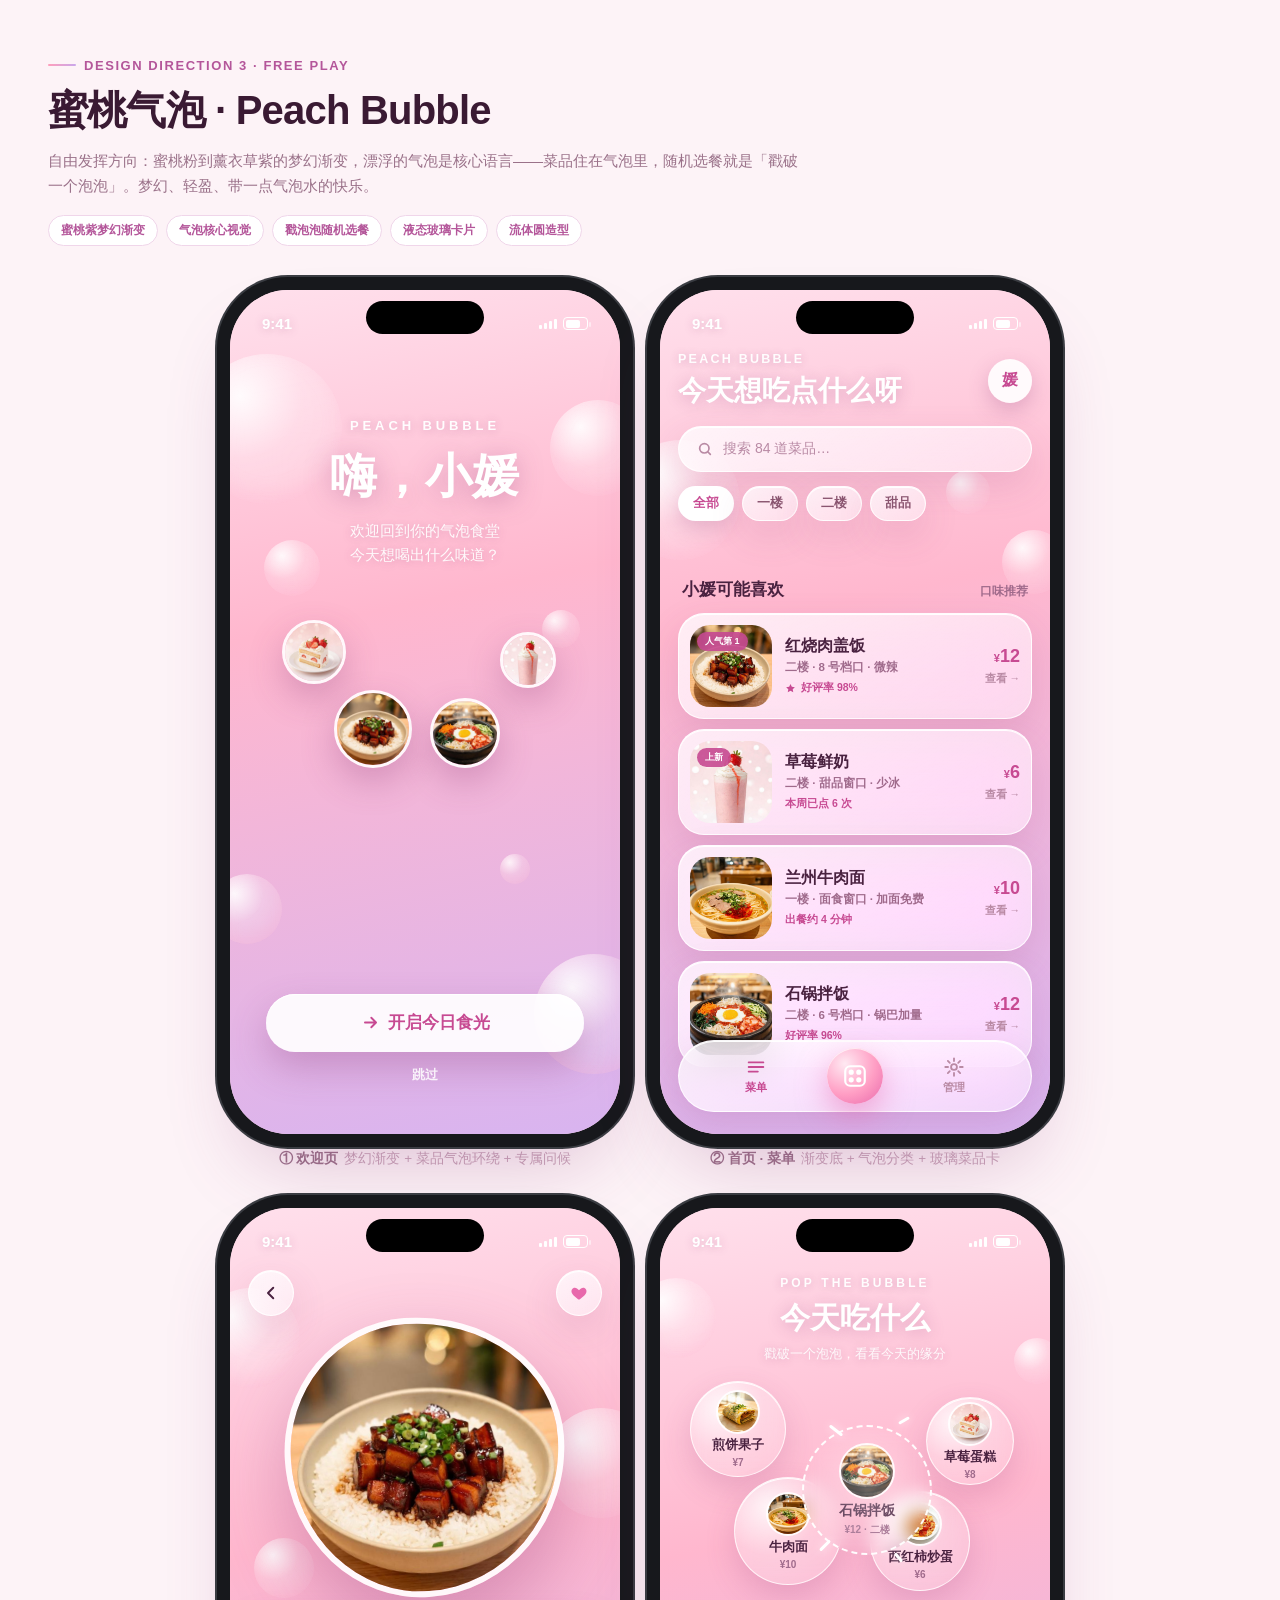
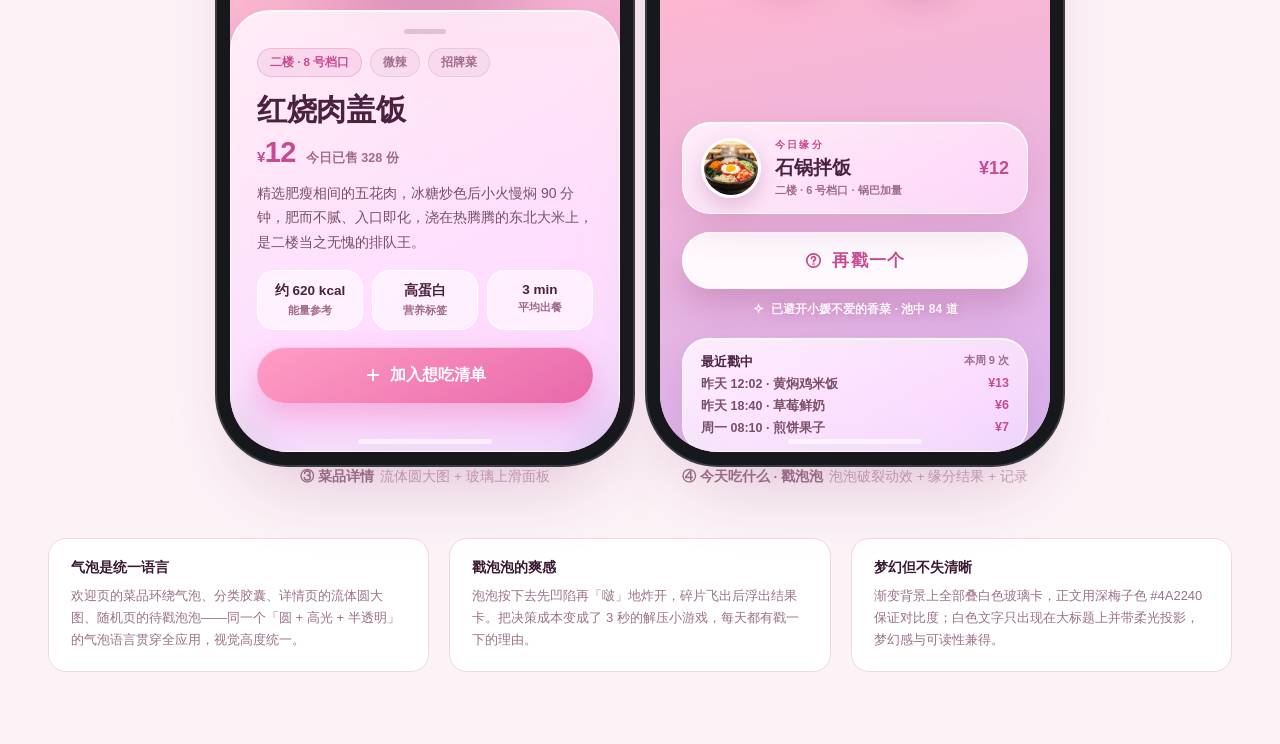
<file: preview-3-peach-bubble.html>
<!DOCTYPE html>
<html lang="zh-CN">
<head>
<meta charset="UTF-8">
<meta name="viewport" content="width=device-width, initial-scale=1.0">
<title>方案三 · 蜜桃气泡 — 小媛的专属食堂</title>
<style>
  * { margin: 0; padding: 0; box-sizing: border-box; }
  html, body { background: #FDF3F7; font-family: -apple-system, "SF Pro Display", "PingFang SC", "Helvetica Neue", sans-serif; }

  /* ============ 展示板 ============ */
  .board { max-width: 1860px; margin: 0 auto; padding: 52px 48px 72px; }
  .board-tag { display: inline-flex; align-items: center; gap: 8px; font-size: 13px; font-weight: 600; letter-spacing: .12em; color: #B4569A; text-transform: uppercase; margin-bottom: 10px; }
  .board-tag::before { content: ""; width: 28px; height: 2px; background: linear-gradient(90deg, #FF9EBB, #C9A7EB); border-radius: 2px; }
  .board h1 { font-size: 40px; font-weight: 800; color: #3A1A33; letter-spacing: -0.02em; }
  .board-desc { font-size: 15px; line-height: 1.7; color: #9A7189; max-width: 760px; margin-top: 10px; }
  .chips { display: flex; gap: 8px; flex-wrap: wrap; margin-top: 16px; }
  .chip { font-size: 12px; font-weight: 600; color: #B4569A; background: #fff; border: 1px solid #F0D6EA; padding: 6px 12px; border-radius: 999px; }

  .phones { display: flex; gap: 40px; justify-content: center; margin-top: 44px; flex-wrap: wrap; }
  .phone-unit { display: flex; flex-direction: column; align-items: center; gap: 16px; }
  .phone-caption { font-size: 13.5px; font-weight: 700; color: #9A7189; }
  .phone-caption span { color: #C7A3B7; font-weight: 500; margin-left: 6px; }

  .phone {
    width: 390px; height: 844px; border-radius: 58px; position: relative; overflow: hidden;
    background: #FFD9E8;
    box-shadow: 0 0 0 13px #17181C, 0 0 0 15px #3A3C42, 0 40px 80px -20px rgba(140,60,120,.32);
    flex-shrink: 0;
  }
  .notch { position: absolute; top: 11px; left: 50%; transform: translateX(-50%); width: 118px; height: 33px; background: #000; border-radius: 20px; z-index: 60; }
  .screen { position: absolute; inset: 0; overflow: hidden; }

  .grad { background: linear-gradient(168deg, #FFE0EC 0%, #FFB7CE 38%, #D8B4F0 100%); }

  .statusbar { position: absolute; top: 0; left: 0; right: 0; height: 54px; display: flex; justify-content: space-between; align-items: center; padding: 14px 32px 0; z-index: 50; color: #fff; font-size: 15px; font-weight: 600; text-shadow: 0 1px 8px rgba(140,60,120,.25); }
  .status-icons { display: flex; gap: 6px; align-items: center; }
  .sig { display: flex; align-items: flex-end; gap: 2px; }
  .sig i { width: 3px; background: currentColor; border-radius: 1px; display: block; }
  .sig i:nth-child(1){height:4px}.sig i:nth-child(2){height:6px}.sig i:nth-child(3){height:8px}.sig i:nth-child(4){height:10px}
  .batt { width: 25px; height: 13px; border: 1.5px solid currentColor; border-radius: 4px; position: relative; padding: 1.5px; }
  .batt::after { content: ""; position: absolute; right: -4px; top: 3.5px; width: 2px; height: 5px; background: currentColor; border-radius: 1px; opacity: .5; }
  .batt i { display: block; height: 100%; width: 72%; background: currentColor; border-radius: 2px; }
  .homebar { position: absolute; bottom: 8px; left: 50%; transform: translateX(-50%); width: 134px; height: 5px; border-radius: 3px; background: rgba(255,255,255,.6); z-index: 30; }

  /* 气泡 */
  .bub { position: absolute; border-radius: 50%; background: radial-gradient(circle at 32% 28%, rgba(255,255,255,.9), rgba(255,255,255,.28) 42%, rgba(255,255,255,.08) 100%); -webkit-backdrop-filter: blur(4px); backdrop-filter: blur(4px); box-shadow: inset 0 -8px 20px rgba(255,150,190,.18); }

  /* 液态玻璃卡 */
  .pglass { background: linear-gradient(150deg, rgba(255,255,255,.78), rgba(255,255,255,.5)); -webkit-backdrop-filter: blur(24px) saturate(1.8); backdrop-filter: blur(24px) saturate(1.8); border: 1px solid rgba(255,255,255,.85); box-shadow: 0 14px 36px rgba(150,60,120,.16), inset 0 1px 0 rgba(255,255,255,.95); }

  .ink { color: #4A2240; }
  .ink2 { color: #A06B8C; }

  /* ============ 屏幕 1：欢迎页 ============ */
  .w-content { position: absolute; inset: 0; z-index: 2; display: flex; flex-direction: column; align-items: center; padding: 128px 36px 50px; text-align: center; }
  .w-hi { font-size: 13px; font-weight: 700; letter-spacing: .3em; color: rgba(255,255,255,.95); text-transform: uppercase; text-shadow: 0 1px 10px rgba(140,60,120,.3); }
  .w-title { font-size: 47px; font-weight: 900; color: #fff; margin-top: 12px; letter-spacing: .01em; text-shadow: 0 4px 26px rgba(140,60,120,.35); }
  .w-sub { font-size: 14.5px; color: rgba(255,255,255,.92); margin-top: 11px; line-height: 1.7; text-shadow: 0 1px 10px rgba(140,60,120,.28); }
  .w-dish-bubs { position: absolute; }
  .w-dish-bubs .db { position: absolute; border-radius: 50%; overflow: hidden; border: 3px solid rgba(255,255,255,.9); box-shadow: 0 14px 34px rgba(140,60,120,.3); }
  .w-dish-bubs .db img { width: 100%; height: 100%; object-fit: cover; }
  .w-start { margin-top: auto; width: 100%; height: 58px; border-radius: 29px; background: rgba(255,255,255,.92); color: #C74A92; font-size: 17px; font-weight: 800; display: flex; align-items: center; justify-content: center; gap: 8px; box-shadow: 0 16px 36px rgba(140,60,120,.3), inset 0 1px 0 #fff; }
  .w-skip { margin-top: 15px; font-size: 12.5px; color: rgba(255,255,255,.85); font-weight: 600; }

  /* ============ 屏幕 2：首页 ============ */
  .h-content { position: absolute; inset: 0; z-index: 2; padding: 62px 18px 0; }
  .h-greet { display: flex; align-items: center; justify-content: space-between; }
  .h-hi { font-size: 12.5px; font-weight: 700; letter-spacing: .18em; color: rgba(255,255,255,.95); text-shadow: 0 1px 8px rgba(140,60,120,.3); }
  .h-title { font-size: 28px; font-weight: 800; color: #fff; margin-top: 6px; text-shadow: 0 2px 16px rgba(140,60,120,.32); }
  .h-avatar { width: 44px; height: 44px; border-radius: 50%; background: rgba(255,255,255,.9); display: flex; align-items: center; justify-content: center; font-size: 16px; font-weight: 900; color: #C74A92; box-shadow: 0 8px 20px rgba(140,60,120,.25); }
  .h-search { margin-top: 16px; height: 46px; border-radius: 23px; display: flex; align-items: center; gap: 10px; padding: 0 18px; color: #B98AA4; font-size: 14px; font-weight: 500; }

  .h-cats { display: flex; gap: 8px; margin-top: 14px; }
  .hcat { font-size: 12.5px; font-weight: 700; color: #8A5570; padding: 8px 14px; border-radius: 999px; }
  .hcat.on { background: #fff; color: #C74A92; box-shadow: 0 8px 20px rgba(140,60,120,.22); }

  .h-body { position: absolute; top: 268px; left: 0; right: 0; bottom: 0; padding: 20px 18px 116px; }

  .sec { display: flex; align-items: baseline; justify-content: space-between; padding: 0 4px; }
  .sec b { font-size: 17px; font-weight: 800; color: #4A2240; }
  .sec span { font-size: 12px; font-weight: 600; color: #A06B8C; }

  .dish { margin-top: 12px; border-radius: 26px; padding: 11px; display: flex; gap: 13px; align-items: center; }
  .dish .pic { width: 82px; height: 82px; border-radius: 20px; overflow: hidden; flex-shrink: 0; position: relative; }
  .dish .pic img { width: 100%; height: 100%; object-fit: cover; }
  .dish .pic .live { position: absolute; top: 7px; left: 7px; font-size: 9px; font-weight: 800; color: #fff; background: rgba(199,74,146,.9); border-radius: 999px; padding: 3px 8px; }
  .dish .info { flex: 1; min-width: 0; }
  .dish .info .n { font-size: 16px; font-weight: 800; color: #4A2240; }
  .dish .info .d { font-size: 11.5px; color: #A06B8C; font-weight: 600; margin-top: 3px; }
  .dish .info .r { display: flex; align-items: center; gap: 5px; margin-top: 6px; font-size: 10.5px; font-weight: 700; color: #C74A92; }
  .dish .p { text-align: right; flex-shrink: 0; }
  .dish .p .v { font-size: 18px; font-weight: 900; color: #C74A92; }
  .dish .p .v em { font-style: normal; font-size: 11px; }
  .dish .p .go { font-size: 10.5px; font-weight: 700; color: #B98AA4; margin-top: 5px; }

  .tabbar { position: absolute; bottom: 22px; left: 18px; right: 18px; height: 72px; border-radius: 36px; display: flex; align-items: center; padding: 0 18px; z-index: 40; }
  .tab { flex: 1; display: flex; flex-direction: column; align-items: center; gap: 3px; color: #B98AA4; font-size: 10.5px; font-weight: 700; }
  .tab.on { color: #C74A92; }
  .tab-dice { width: 56px; height: 56px; border-radius: 50%; margin: 0 12px; background: radial-gradient(circle at 32% 28%, #FFE9F2, #FF9EC4 55%, #E868AB); display: flex; align-items: center; justify-content: center; box-shadow: 0 12px 30px rgba(232,104,171,.5), inset 0 1px 0 rgba(255,255,255,.7); flex-shrink: 0; }

  /* ============ 屏幕 3：详情 ============ */
  .d-blob-wrap { position: absolute; top: 84px; left: 0; right: 0; height: 330px; display: flex; align-items: center; justify-content: center; z-index: 2; }
  .d-blob { width: 280px; height: 280px; border-radius: 46% 54% 52% 48% / 48% 46% 54% 52%; overflow: hidden; border: 6px solid rgba(255,255,255,.9); box-shadow: 0 30px 70px rgba(150,60,120,.35); transform: rotate(-4deg); }
  .d-blob img { width: 100%; height: 100%; object-fit: cover; }
  .d-back { position: absolute; top: 62px; left: 18px; width: 46px; height: 46px; border-radius: 50%; display: flex; align-items: center; justify-content: center; z-index: 20; }
  .d-heart { position: absolute; top: 62px; right: 18px; width: 46px; height: 46px; border-radius: 50%; display: flex; align-items: center; justify-content: center; z-index: 20; }

  .d-sheet { position: absolute; top: 402px; left: 0; right: 0; bottom: 0; border-radius: 40px 40px 0 0; padding: 14px 26px 40px; z-index: 5; }
  .d-grab { width: 42px; height: 5px; border-radius: 3px; background: rgba(160,107,140,.3); margin: 4px auto 14px; }
  .d-pill-row { display: flex; gap: 8px; }
  .dpill { font-size: 11.5px; font-weight: 700; padding: 6px 12px; border-radius: 999px; background: rgba(199,74,146,.1); color: #C74A92; border: 1px solid rgba(199,74,146,.22); }
  .dpill.plain { background: rgba(160,107,140,.08); color: #A06B8C; border-color: rgba(160,107,140,.18); }
  .d-sheet h2 { font-size: 30px; font-weight: 900; color: #4A2240; margin-top: 13px; letter-spacing: -0.01em; }
  .d-price-row { display: flex; align-items: baseline; gap: 10px; margin-top: 5px; }
  .d-price-row .p { font-size: 29px; font-weight: 900; color: #C74A92; letter-spacing: -0.02em; }
  .d-price-row .p em { font-style: normal; font-size: 15px; }
  .d-price-row .sold { font-size: 12.5px; font-weight: 600; color: #A06B8C; }
  .d-sheet .desc { margin-top: 12px; font-size: 14px; line-height: 1.78; color: #7A4E66; }
  .d-facts { display: flex; gap: 9px; margin-top: 15px; }
  .d-facts .f { flex: 1; text-align: center; padding: 11px 6px; border-radius: 18px; background: rgba(255,255,255,.55); border: 1px solid rgba(255,255,255,.9); }
  .d-facts .f b { display: block; font-size: 13.5px; color: #4A2240; font-weight: 800; }
  .d-facts .f span { font-size: 10.5px; color: #A06B8C; font-weight: 600; }
  .d-cta { margin-top: 17px; height: 56px; border-radius: 28px; background: linear-gradient(150deg, #FF9EC4, #E868AB); color: #fff; font-size: 16px; font-weight: 800; display: flex; align-items: center; justify-content: center; gap: 8px; box-shadow: 0 14px 32px rgba(232,104,171,.42), inset 0 1px 0 rgba(255,255,255,.5); }

  /* ============ 屏幕 4：戳泡泡 ============ */
  .r-content { position: absolute; inset: 0; z-index: 2; padding: 68px 22px 0; display: flex; flex-direction: column; align-items: center; }
  .r-kicker { font-size: 12px; font-weight: 700; letter-spacing: .26em; color: rgba(255,255,255,.95); text-transform: uppercase; text-shadow: 0 1px 8px rgba(140,60,120,.3); }
  .r-title { font-size: 30px; font-weight: 900; color: #fff; margin-top: 8px; text-shadow: 0 2px 16px rgba(140,60,120,.32); }
  .r-sub { font-size: 13px; color: rgba(255,255,255,.9); font-weight: 500; margin-top: 6px; text-shadow: 0 1px 8px rgba(140,60,120,.25); }

  .pop-field { position: relative; width: 100%; height: 330px; margin-top: 18px; }
  .pb { position: absolute; border-radius: 50%; display: flex; flex-direction: column; align-items: center; justify-content: center; gap: 3px; background: radial-gradient(circle at 32% 28%, rgba(255,255,255,.85), rgba(255,255,255,.3) 45%, rgba(255,255,255,.1) 100%); -webkit-backdrop-filter: blur(8px); backdrop-filter: blur(8px); border: 1.5px solid rgba(255,255,255,.75); box-shadow: 0 12px 30px rgba(150,60,120,.2), inset 0 1px 0 rgba(255,255,255,.9); }
  .pb .t { width: 44px; height: 44px; border-radius: 50%; overflow: hidden; border: 2px solid rgba(255,255,255,.9); }
  .pb .t img { width: 100%; height: 100%; object-fit: cover; }
  .pb b { font-size: 12.5px; font-weight: 800; color: #4A2240; }
  .pb span { font-size: 10px; font-weight: 700; color: #A06B8C; }
  .pb.popped { background: none; border: 2.5px dashed rgba(255,255,255,.95); box-shadow: none; }
  .pb.popped::before { content: ""; position: absolute; inset: -12px; border-radius: 50%; background: radial-gradient(circle, rgba(255,255,255,.35), transparent 65%); }
  .burst { position: absolute; }
  .burst i { position: absolute; background: #fff; border-radius: 2px; box-shadow: 0 0 10px rgba(255,255,255,.8); }

  .r-result { margin-top: 20px; width: 100%; border-radius: 28px; padding: 15px 18px; display: flex; align-items: center; gap: 14px; }
  .r-result .img { width: 60px; height: 60px; border-radius: 50%; overflow: hidden; border: 3px solid rgba(255,255,255,.95); flex-shrink: 0; box-shadow: 0 8px 20px rgba(150,60,120,.25); }
  .r-result .img img { width: 100%; height: 100%; object-fit: cover; }
  .r-result .m { flex: 1; }
  .r-result .m .lab { font-size: 10px; font-weight: 800; letter-spacing: .22em; color: #C74A92; }
  .r-result .m .n { font-size: 19px; font-weight: 900; color: #4A2240; margin-top: 3px; }
  .r-result .m .s { font-size: 11px; color: #A06B8C; font-weight: 600; margin-top: 2px; }
  .r-result .p { font-size: 18px; font-weight: 900; color: #C74A92; }

  .r-btn { margin-top: 18px; width: 100%; height: 58px; border-radius: 29px; background: rgba(255,255,255,.92); color: #C74A92; font-size: 17px; font-weight: 900; letter-spacing: .08em; display: flex; align-items: center; justify-content: center; gap: 9px; box-shadow: 0 16px 36px rgba(150,60,120,.3), inset 0 1px 0 #fff; }
  .r-hint { margin-top: 12px; font-size: 12px; color: rgba(255,255,255,.9); font-weight: 600; display: flex; align-items: center; gap: 6px; text-shadow: 0 1px 8px rgba(140,60,120,.25); }
  .r-history { margin-top: 20px; width: 100%; border-radius: 26px; padding: 14px 18px; }
  .r-history b { font-size: 13px; color: #4A2240; font-weight: 800; display: flex; justify-content: space-between; }
  .r-history b span { color: #A06B8C; font-weight: 600; font-size: 11px; }
  .r-h-row { display: flex; justify-content: space-between; font-size: 12.5px; color: #7A4E66; font-weight: 600; padding: 5px 0 0; }
  .r-h-row em { font-style: normal; color: #C74A92; font-weight: 800; }

  .board-foot { margin-top: 52px; display: grid; grid-template-columns: repeat(3, 1fr); gap: 20px; }
  .note { background: #fff; border: 1px solid #F0D6EA; border-radius: 18px; padding: 20px 22px; }
  .note b { font-size: 14px; color: #3A1A33; display: block; margin-bottom: 8px; }
  .note p { font-size: 13px; line-height: 1.7; color: #9A7189; }

  /* ============ 手机端适配 ============ */
  @media (max-width: 768px) {
    .board { padding: 32px 20px 48px; }
    .board h1 { font-size: 28px; }
    .board-desc { font-size: 14px; }
    .phones { gap: 32px; margin-top: 32px; }
    .phone-unit { width: 100%; }
    .phone { 
      width: 100%; 
      max-width: 390px;
      height: auto; 
      aspect-ratio: 390 / 844;
      margin: 0 auto;
      border-radius: 32px;
      box-shadow: 0 0 0 8px #17181C, 0 0 0 10px #3A3C42, 0 20px 40px -10px rgba(140,60,120,.32);
    }
    .notch { width: 80px; height: 22px; top: 6px; }
    .statusbar { height: 36px; padding: 8px 18px 0; font-size: 12px; }
    .batt { width: 18px; height: 10px; }
    .homebar { width: 90px; height: 3px; bottom: 4px; }
    .phone-caption { font-size: 12px; }
    .board-foot { grid-template-columns: 1fr; gap: 12px; }
    .note { padding: 16px 18px; }
  }
</style>
</head>
<body>
<div class="board">
  <div class="board-head">
    <div>
      <div class="board-tag">Design Direction 3 · Free Play</div>
      <h1>蜜桃气泡 · Peach Bubble</h1>
      <p class="board-desc">自由发挥方向：蜜桃粉到薰衣草紫的梦幻渐变，漂浮的气泡是核心语言——菜品住在气泡里，随机选餐就是「戳破一个泡泡」。梦幻、轻盈、带一点气泡水的快乐。</p>
      <div class="chips">
        <span class="chip">蜜桃紫梦幻渐变</span><span class="chip">气泡核心视觉</span><span class="chip">戳泡泡随机选餐</span><span class="chip">液态玻璃卡片</span><span class="chip">流体圆造型</span>
      </div>
    </div>
  </div>

  <div class="phones">

    <!-- ===== 屏幕 1：欢迎页 ===== -->
    <div class="phone-unit">
      <div class="phone">
        <div class="notch"></div>
        <div class="screen grad">
          <span class="bub" style="width:150px;height:150px;top:64px;left:-38px"></span>
          <span class="bub" style="width:56px;height:56px;top:250px;left:34px"></span>
          <span class="bub" style="width:96px;height:96px;top:110px;right:-26px"></span>
          <span class="bub" style="width:38px;height:38px;top:320px;right:40px"></span>
          <span class="bub" style="width:70px;height:70px;bottom:190px;left:-18px"></span>
          <span class="bub" style="width:120px;height:120px;bottom:60px;right:-34px"></span>
          <span class="bub" style="width:30px;height:30px;bottom:250px;right:90px"></span>

          <div class="statusbar"><span>9:41</span><span class="status-icons"><span class="sig"><i></i><i></i><i></i><i></i></span><span class="batt"><i></i></span></span></div>

          <div class="w-content">
            <div class="w-hi">Peach Bubble</div>
            <div class="w-title">嗨，小媛</div>
            <p class="w-sub">欢迎回到你的气泡食堂<br>今天想喝出什么味道？</p>

            <div class="w-dish-bubs" style="top:330px;left:0;right:0;height:180px">
              <div class="db" style="width:64px;height:64px;top:0;left:52px"><img src="images/strawberry-cake.jpg" alt=""></div>
              <div class="db" style="width:78px;height:78px;top:70px;left:104px"><img src="images/pork-rice.jpg" alt=""></div>
              <div class="db" style="width:56px;height:56px;top:12px;right:64px"><img src="images/strawberry-milk.jpg" alt=""></div>
              <div class="db" style="width:70px;height:70px;top:78px;right:120px"><img src="images/bibimbap.jpg" alt=""></div>
            </div>

            <div class="w-start">
              <svg width="19" height="19" viewBox="0 0 24 24" fill="none" stroke="currentColor" stroke-width="2.4" stroke-linecap="round" stroke-linejoin="round"><path d="M5 12h13M13 6l6 6-6 6"/></svg>
              开启今日食光
            </div>
            <div class="w-skip">跳过</div>
          </div>
        </div>
      </div>
      <div class="phone-caption">① 欢迎页<span>梦幻渐变 + 菜品气泡环绕 + 专属问候</span></div>
    </div>

    <!-- ===== 屏幕 2：首页 ===== -->
    <div class="phone-unit">
      <div class="phone">
        <div class="notch"></div>
        <div class="screen grad">
          <span class="bub" style="width:120px;height:120px;top:150px;left:-40px"></span>
          <span class="bub" style="width:64px;height:64px;top:240px;right:-16px"></span>
          <span class="bub" style="width:44px;height:44px;top:180px;right:60px"></span>

          <div class="statusbar"><span>9:41</span><span class="status-icons"><span class="sig"><i></i><i></i><i></i><i></i></span><span class="batt"><i></i></span></span></div>

          <div class="h-content">
            <div class="h-greet">
              <div>
                <div class="h-hi">PEACH BUBBLE</div>
                <div class="h-title">今天想吃点什么呀</div>
              </div>
              <div class="h-avatar">媛</div>
            </div>

            <div class="h-search pglass">
              <svg width="16" height="16" viewBox="0 0 24 24" fill="none" stroke="#B98AA4" stroke-width="2.6" stroke-linecap="round"><circle cx="11" cy="11" r="7"/><path d="M20 20l-3.5-3.5"/></svg>
              搜索 84 道菜品…
            </div>

            <div class="h-cats">
              <div class="hcat pglass on">全部</div>
              <div class="hcat pglass">一楼</div>
              <div class="hcat pglass">二楼</div>
              <div class="hcat pglass">甜品</div>
            </div>
          </div>

          <div class="h-body">
            <div class="sec"><b>小媛可能喜欢</b><span>口味推荐</span></div>

            <div class="dish pglass">
              <div class="pic"><img src="images/pork-rice.jpg" alt=""><span class="live">人气第 1</span></div>
              <div class="info">
                <div class="n">红烧肉盖饭</div>
                <div class="d">二楼 · 8 号档口 · 微辣</div>
                <div class="r"><svg width="11" height="11" viewBox="0 0 24 24" fill="#C74A92"><path d="M12 2l2.9 6.3L21.5 9.3l-4.7 4.4 1.2 6.7L12 17l-6 3.4 1.2-6.7L2.5 9.3l6.6-1z"/></svg>好评率 98%</div>
              </div>
              <div class="p"><div class="v"><em>¥</em>12</div><div class="go">查看 →</div></div>
            </div>

            <div class="dish pglass" style="margin-top:10px">
              <div class="pic"><img src="images/strawberry-milk.jpg" alt=""><span class="live">上新</span></div>
              <div class="info">
                <div class="n">草莓鲜奶</div>
                <div class="d">二楼 · 甜品窗口 · 少冰</div>
                <div class="r">本周已点 6 次</div>
              </div>
              <div class="p"><div class="v"><em>¥</em>6</div><div class="go">查看 →</div></div>
            </div>

            <div class="dish pglass" style="margin-top:10px">
              <div class="pic"><img src="images/beef-noodle.jpg" alt=""></div>
              <div class="info">
                <div class="n">兰州牛肉面</div>
                <div class="d">一楼 · 面食窗口 · 加面免费</div>
                <div class="r">出餐约 4 分钟</div>
              </div>
              <div class="p"><div class="v"><em>¥</em>10</div><div class="go">查看 →</div></div>
            </div>

            <div class="dish pglass" style="margin-top:10px">
              <div class="pic"><img src="images/bibimbap.jpg" alt=""></div>
              <div class="info">
                <div class="n">石锅拌饭</div>
                <div class="d">二楼 · 6 号档口 · 锅巴加量</div>
                <div class="r">好评率 96%</div>
              </div>
              <div class="p"><div class="v"><em>¥</em>12</div><div class="go">查看 →</div></div>
            </div>
          </div>

          <div class="tabbar pglass">
            <div class="tab on">
              <svg width="22" height="22" viewBox="0 0 24 24" fill="none" stroke="currentColor" stroke-width="2" stroke-linecap="round"><path d="M4 7h16M4 12h16M4 17h10"/></svg>
              菜单
            </div>
            <div class="tab-dice">
              <svg width="26" height="26" viewBox="0 0 24 24" fill="none" stroke="#fff" stroke-width="2" stroke-linecap="round" stroke-linejoin="round"><rect x="3" y="3" width="18" height="18" rx="4.5"/><circle cx="8.5" cy="8.5" r="1.4" fill="#fff"/><circle cx="15.5" cy="15.5" r="1.4" fill="#fff"/><circle cx="15.5" cy="8.5" r="1.4" fill="#fff"/><circle cx="8.5" cy="15.5" r="1.4" fill="#fff"/></svg>
            </div>
            <div class="tab">
              <svg width="22" height="22" viewBox="0 0 24 24" fill="none" stroke="currentColor" stroke-width="2" stroke-linecap="round"><circle cx="12" cy="12" r="3.2"/><path d="M12 2.5v3M12 18.5v3M2.5 12h3M18.5 12h3M5.3 5.3l2.1 2.1M16.6 16.6l2.1 2.1M18.7 5.3l-2.1 2.1M7.4 16.6l-2.1 2.1"/></svg>
              管理
            </div>
          </div>
        </div>
      </div>
      <div class="phone-caption">② 首页 · 菜单<span>渐变底 + 气泡分类 + 玻璃菜品卡</span></div>
    </div>

    <!-- ===== 屏幕 3：详情 ===== -->
    <div class="phone-unit">
      <div class="phone">
        <div class="notch"></div>
        <div class="screen grad">
          <span class="bub" style="width:100px;height:100px;top:80px;left:-30px"></span>
          <span class="bub" style="width:60px;height:60px;top:330px;left:24px"></span>
          <span class="bub" style="width:110px;height:110px;top:200px;right:-36px"></span>

          <div class="statusbar"><span>9:41</span><span class="status-icons"><span class="sig"><i></i><i></i><i></i><i></i></span><span class="batt"><i></i></span></span></div>

          <div class="d-back pglass"><svg width="18" height="18" viewBox="0 0 24 24" fill="none" stroke="#4A2240" stroke-width="2.6" stroke-linecap="round" stroke-linejoin="round"><path d="M15 5l-7 7 7 7"/></svg></div>
          <div class="d-heart pglass"><svg width="18" height="18" viewBox="0 0 24 24" fill="#E868AB"><path d="M12 21s-7.5-4.6-9.5-9C1 8.5 3 5 6.5 5c2 0 3.6 1.2 5.5 3.4C13.9 6.2 15.5 5 17.5 5 21 5 23 8.5 21.5 12c-2 4.4-9.5 9-9.5 9z"/></svg></div>

          <div class="d-blob-wrap">
            <div class="d-blob"><img src="images/pork-rice.jpg" alt=""></div>
          </div>

          <div class="d-sheet pglass">
            <div class="d-grab"></div>
            <div class="d-pill-row">
              <span class="dpill">二楼 · 8 号档口</span>
              <span class="dpill plain">微辣</span>
              <span class="dpill plain">招牌菜</span>
            </div>
            <h2>红烧肉盖饭</h2>
            <div class="d-price-row"><span class="p"><em>¥</em>12</span><span class="sold">今日已售 328 份</span></div>
            <p class="desc">精选肥瘦相间的五花肉，冰糖炒色后小火慢焖 90 分钟，肥而不腻、入口即化，浇在热腾腾的东北大米上，是二楼当之无愧的排队王。</p>
            <div class="d-facts">
              <div class="f"><b>约 620 kcal</b><span>能量参考</span></div>
              <div class="f"><b>高蛋白</b><span>营养标签</span></div>
              <div class="f"><b>3 min</b><span>平均出餐</span></div>
            </div>
            <div class="d-cta">
              <svg width="18" height="18" viewBox="0 0 24 24" fill="none" stroke="#fff" stroke-width="2.4" stroke-linecap="round" stroke-linejoin="round"><path d="M12 5v14M5 12h14"/></svg>
              加入想吃清单
            </div>
          </div>
          <div class="homebar"></div>
        </div>
      </div>
      <div class="phone-caption">③ 菜品详情<span>流体圆大图 + 玻璃上滑面板</span></div>
    </div>

    <!-- ===== 屏幕 4：戳泡泡 ===== -->
    <div class="phone-unit">
      <div class="phone">
        <div class="notch"></div>
        <div class="screen grad">
          <span class="bub" style="width:80px;height:80px;top:70px;left:-24px"></span>
          <span class="bub" style="width:46px;height:46px;top:130px;right:-10px"></span>

          <div class="statusbar"><span>9:41</span><span class="status-icons"><span class="sig"><i></i><i></i><i></i><i></i></span><span class="batt"><i></i></span></span></div>

          <div class="r-content">
            <div class="r-kicker">Pop The Bubble</div>
            <div class="r-title">今天吃什么</div>
            <div class="r-sub">戳破一个泡泡，看看今天的缘分</div>

            <div class="pop-field">
              <div class="pb" style="width:96px;height:96px;top:0;left:8px">
                <div class="t"><img src="images/jianbing.jpg" alt=""></div>
                <b>煎饼果子</b><span>¥7</span>
              </div>
              <div class="pb" style="width:108px;height:108px;top:96px;left:52px">
                <div class="t"><img src="images/beef-noodle.jpg" alt=""></div>
                <b>牛肉面</b><span>¥10</span>
              </div>
              <div class="pb" style="width:88px;height:88px;top:16px;right:14px">
                <div class="t"><img src="images/strawberry-cake.jpg" alt=""></div>
                <b>草莓蛋糕</b><span>¥8</span>
              </div>
              <div class="pb" style="width:100px;height:100px;top:110px;right:58px">
                <div class="t"><img src="images/tomato-egg.jpg" alt=""></div>
                <b>西红柿炒蛋</b><span>¥6</span>
              </div>
              <div class="pb popped" style="width:130px;height:130px;top:44px;left:120px">
                <div class="t" style="width:56px;height:56px"><img src="images/bibimbap.jpg" alt=""></div>
                <b style="font-size:14px">石锅拌饭</b><span>¥12 · 二楼</span>
                <div class="burst" style="inset:0">
                  <i style="width:16px;height:3px;top:2px;left:24px;transform:rotate(38deg)"></i>
                  <i style="width:12px;height:3px;top:-8px;right:20px;transform:rotate(-30deg)"></i>
                  <i style="width:14px;height:3px;bottom:6px;left:14px;transform:rotate(-45deg)"></i>
                  <i style="width:11px;height:3px;bottom:-6px;right:26px;transform:rotate(50deg)"></i>
                </div>
              </div>
            </div>

            <div class="r-result pglass">
              <div class="img"><img src="images/bibimbap.jpg" alt=""></div>
              <div class="m">
                <div class="lab">今日缘分</div>
                <div class="n">石锅拌饭</div>
                <div class="s">二楼 · 6 号档口 · 锅巴加量</div>
              </div>
              <div class="p">¥12</div>
            </div>

            <div class="r-btn">
              <svg width="19" height="19" viewBox="0 0 24 24" fill="none" stroke="currentColor" stroke-width="2.2" stroke-linecap="round" stroke-linejoin="round"><circle cx="12" cy="12" r="8.5"/><path d="M9.5 9.5a2.5 2.5 0 1 1 3.4 2.3c-.8.35-.9 1-.9 1.7"/><circle cx="12" cy="16.6" r=".4" fill="currentColor"/></svg>
              再戳一个
            </div>
            <div class="r-hint">
              <svg width="13" height="13" viewBox="0 0 24 24" fill="none" stroke="rgba(255,255,255,.95)" stroke-width="2" stroke-linecap="round"><path d="M12 3l1.9 5.1L19 10l-5.1 1.9L12 17l-1.9-5.1L5 10l5.1-1.9z"/></svg>
              已避开小媛不爱的香菜 · 池中 84 道
            </div>

            <div class="r-history pglass">
              <b>最近戳中<span>本周 9 次</span></b>
              <div class="r-h-row"><span>昨天 12:02 · 黄焖鸡米饭</span><em>¥13</em></div>
              <div class="r-h-row"><span>昨天 18:40 · 草莓鲜奶</span><em>¥6</em></div>
              <div class="r-h-row"><span>周一 08:10 · 煎饼果子</span><em>¥7</em></div>
            </div>
          </div>
          <div class="homebar"></div>
        </div>
      </div>
      <div class="phone-caption">④ 今天吃什么 · 戳泡泡<span>泡泡破裂动效 + 缘分结果 + 记录</span></div>
    </div>

  </div>

  <div class="board-foot">
    <div class="note"><b>气泡是统一语言</b><p>欢迎页的菜品环绕气泡、分类胶囊、详情页的流体圆大图、随机页的待戳泡泡——同一个「圆 + 高光 + 半透明」的气泡语言贯穿全应用，视觉高度统一。</p></div>
    <div class="note"><b>戳泡泡的爽感</b><p>泡泡按下去先凹陷再「啵」地炸开，碎片飞出后浮出结果卡。把决策成本变成了 3 秒的解压小游戏，每天都有戳一下的理由。</p></div>
    <div class="note"><b>梦幻但不失清晰</b><p>渐变背景上全部叠白色玻璃卡，正文用深梅子色 #4A2240 保证对比度；白色文字只出现在大标题上并带柔光投影，梦幻感与可读性兼得。</p></div>
  </div>
</div>
</body>
</html>
</file>
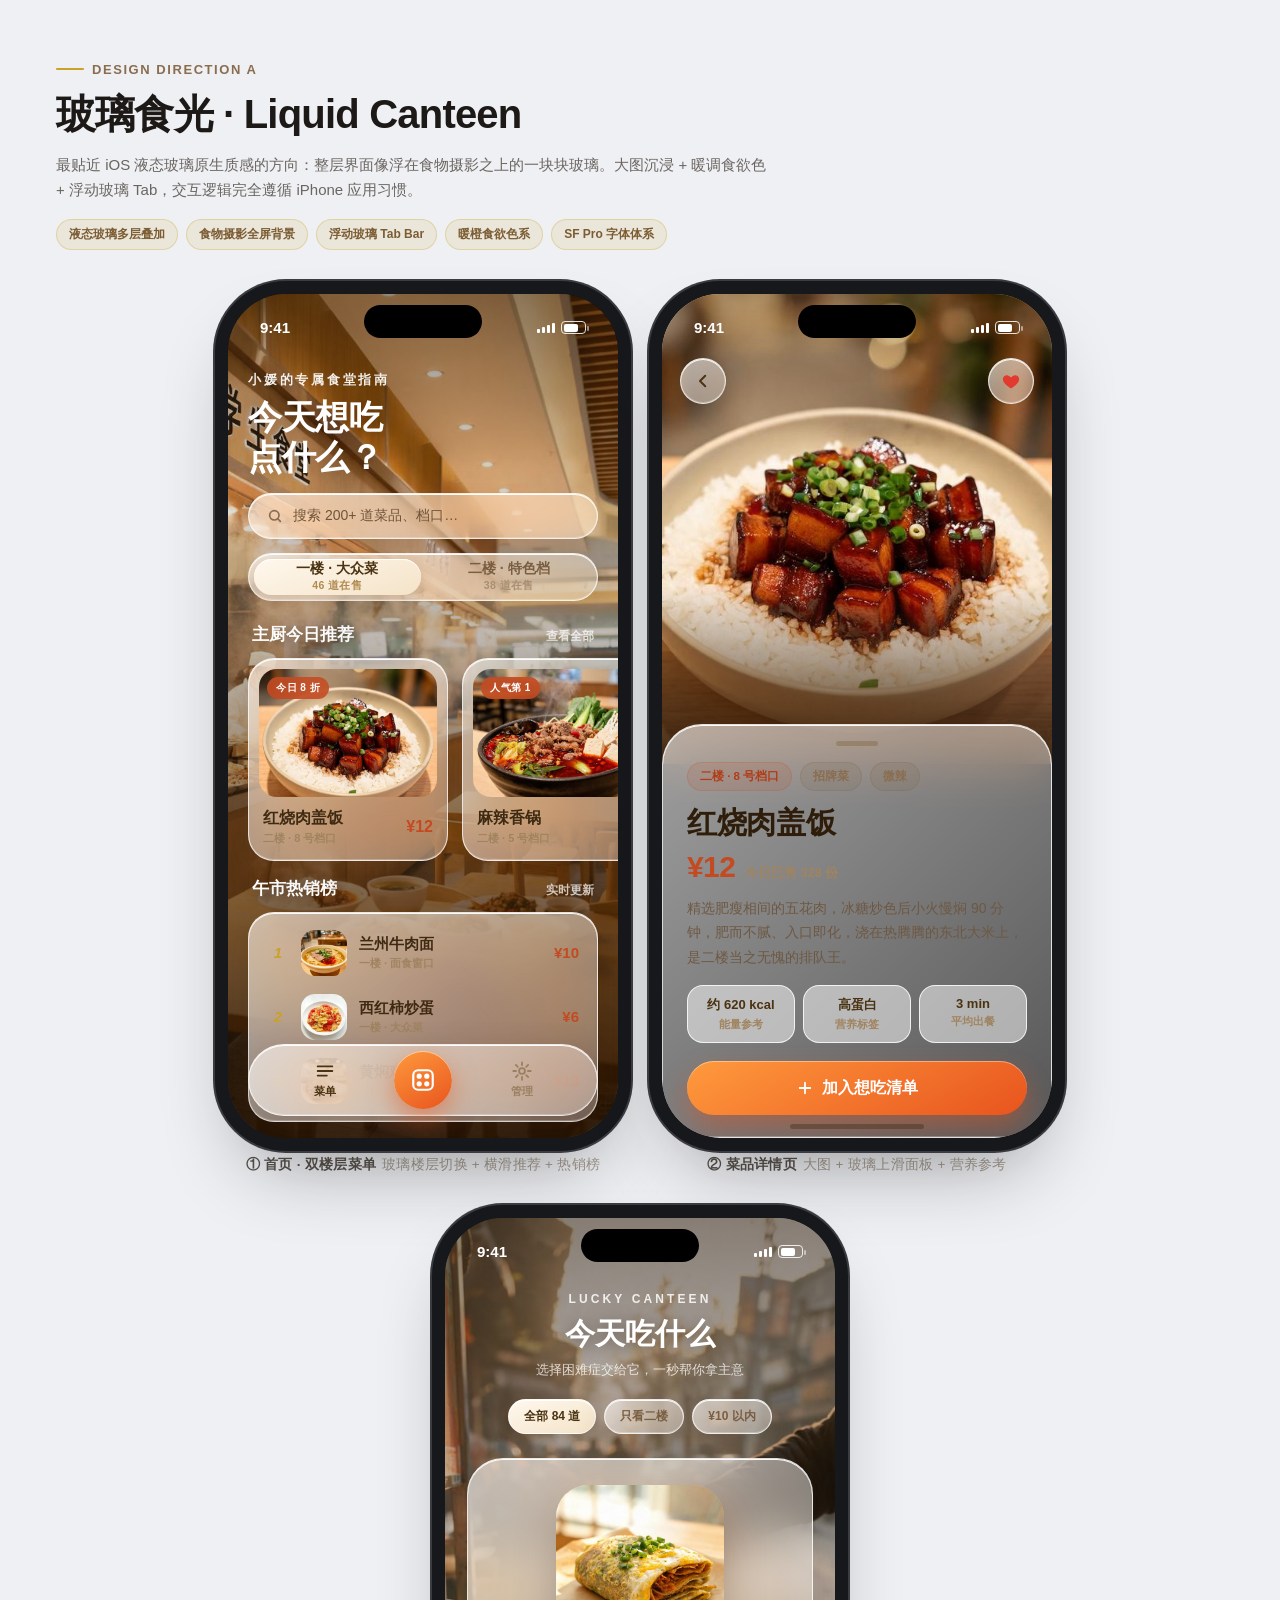
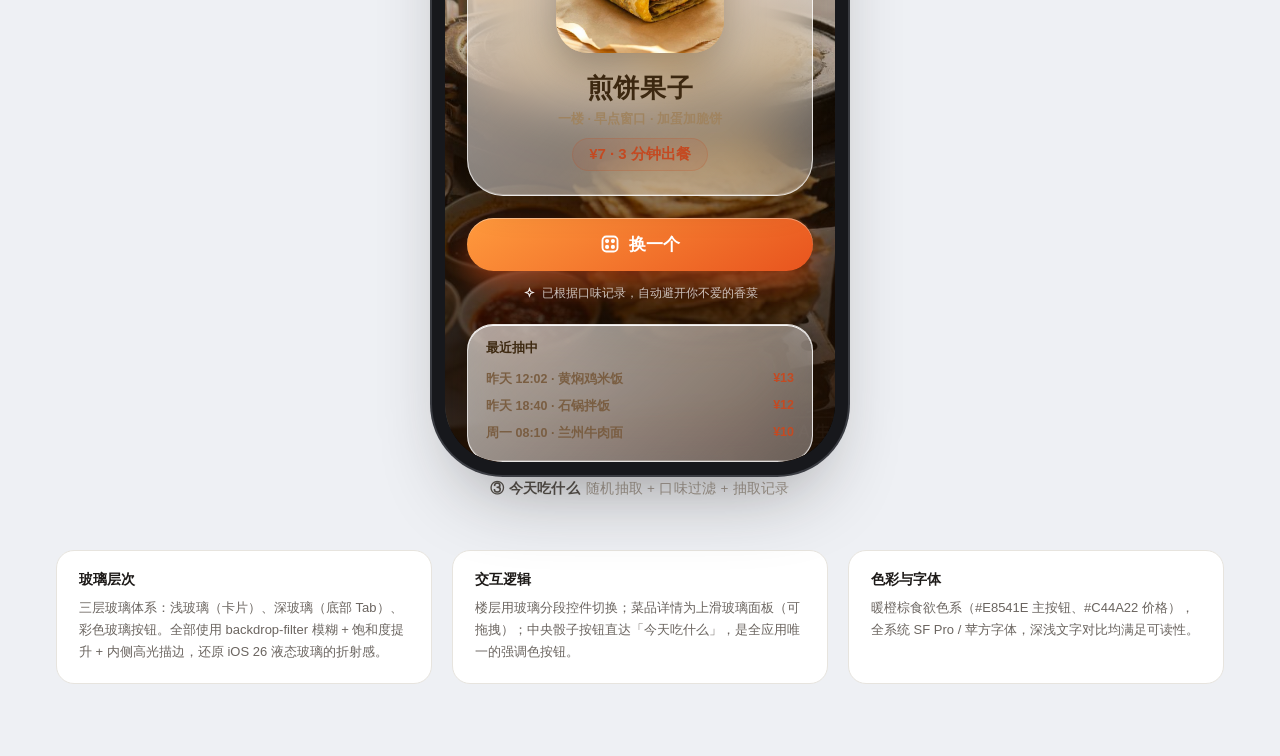
<file: preview-a-liquid-glass.html>
<!DOCTYPE html>
<html lang="zh-CN">
<head>
<meta charset="UTF-8">
<meta name="viewport" content="width=device-width, initial-scale=1.0">
<title>方案 A · 玻璃食光 — 专属食堂</title>
<style>
  * { margin: 0; padding: 0; box-sizing: border-box; }
  html, body { background: #EEF0F4; font-family: -apple-system, "SF Pro Display", "PingFang SC", "Helvetica Neue", sans-serif; }

  /* ============ 展示板 ============ */
  .board { max-width: 1560px; margin: 0 auto; padding: 56px 56px 72px; }
  .board-head { display: flex; align-items: flex-end; justify-content: space-between; margin-bottom: 14px; }
  .board-tag { display: inline-flex; align-items: center; gap: 8px; font-size: 13px; font-weight: 600; letter-spacing: .12em; color: #8A6D4F; text-transform: uppercase; margin-bottom: 10px; }
  .board-tag::before { content: ""; width: 28px; height: 2px; background: #C9A227; border-radius: 2px; }
  .board h1 { font-size: 40px; font-weight: 800; color: #1C1917; letter-spacing: -0.02em; }
  .board-desc { font-size: 15px; line-height: 1.7; color: #6B6560; max-width: 720px; margin-top: 10px; }
  .chips { display: flex; gap: 8px; flex-wrap: wrap; margin-top: 16px; }
  .chip { font-size: 12px; font-weight: 600; color: #7C5C33; background: rgba(201,162,39,.12); border: 1px solid rgba(201,162,39,.3); padding: 6px 12px; border-radius: 999px; }

  .phones { display: flex; gap: 44px; justify-content: center; margin-top: 44px; flex-wrap: wrap; }
  .phone-unit { display: flex; flex-direction: column; align-items: center; gap: 18px; }
  .phone-caption { font-size: 13.5px; font-weight: 600; color: #55504B; letter-spacing: .02em; }
  .phone-caption span { color: #A39A90; font-weight: 500; margin-left: 6px; }

  .phone {
    width: 390px; height: 844px; border-radius: 58px; position: relative; overflow: hidden;
    background: #000;
    box-shadow: 0 0 0 13px #17181C, 0 0 0 15px #3A3C42, 0 40px 80px -20px rgba(28,25,23,.45);
    flex-shrink: 0;
  }
  .notch { position: absolute; top: 11px; left: 50%; transform: translateX(-50%); width: 118px; height: 33px; background: #000; border-radius: 20px; z-index: 60; }

  .screen { position: absolute; inset: 0; overflow: hidden; }

  /* 状态栏 */
  .statusbar { position: absolute; top: 0; left: 0; right: 0; height: 54px; display: flex; justify-content: space-between; align-items: center; padding: 14px 32px 0; z-index: 50; color: #fff; font-size: 15px; font-weight: 600; }
  .status-icons { display: flex; gap: 6px; align-items: center; }
  .sig { display: flex; align-items: flex-end; gap: 2px; }
  .sig i { width: 3px; background: #fff; border-radius: 1px; display: block; }
  .sig i:nth-child(1){height:4px}.sig i:nth-child(2){height:6px}.sig i:nth-child(3){height:8px}.sig i:nth-child(4){height:10px}
  .batt { width: 25px; height: 13px; border: 1.5px solid rgba(255,255,255,.85); border-radius: 4px; position: relative; padding: 1.5px; }
  .batt::after { content: ""; position: absolute; right: -4px; top: 3.5px; width: 2px; height: 5px; background: rgba(255,255,255,.5); border-radius: 1px; }
  .batt i { display: block; height: 100%; width: 72%; background: #fff; border-radius: 2px; }

  /* ============ 液态玻璃 ============ */
  .glass {
    background: linear-gradient(135deg, rgba(255,255,255,.62), rgba(255,255,255,.34));
    -webkit-backdrop-filter: blur(26px) saturate(1.9);
    backdrop-filter: blur(26px) saturate(1.9);
    border: 1px solid rgba(255,255,255,.75);
    box-shadow: 0 10px 34px rgba(62,34,10,.16), inset 0 1px 0 rgba(255,255,255,.95), inset 0 -1px 0 rgba(255,255,255,.25);
  }
  .glass-deep {
    background: linear-gradient(160deg, rgba(46,28,14,.55), rgba(30,18,8,.42));
    -webkit-backdrop-filter: blur(22px) saturate(1.6);
    backdrop-filter: blur(22px) saturate(1.6);
    border: 1px solid rgba(255,255,255,.28);
    box-shadow: 0 12px 36px rgba(30,15,4,.35), inset 0 1px 0 rgba(255,255,255,.22);
  }

  .food-img { position: absolute; inset: 0; width: 100%; height: 100%; object-fit: cover; }

  /* ============ 屏幕 1：首页 ============ */
  .s1 .veil { position: absolute; inset: 0; background: linear-gradient(180deg, rgba(40,22,6,.5) 0%, rgba(40,22,6,.12) 26%, rgba(46,26,8,.62) 72%, rgba(30,16,4,.86) 100%); }
  .s1-content { position: absolute; inset: 0; padding: 64px 20px 0; display: flex; flex-direction: column; }
  .s1-head { margin-top: 14px; }
  .s1-kicker { font-size: 12.5px; font-weight: 700; letter-spacing: .22em; color: rgba(255,255,255,.92); text-transform: uppercase; }
  .s1-title { font-size: 34px; line-height: 1.18; font-weight: 800; color: #fff; letter-spacing: -0.01em; margin-top: 8px; text-shadow: 0 2px 18px rgba(40,20,4,.4); }
  .s1-search { margin-top: 16px; height: 46px; border-radius: 23px; display: flex; align-items: center; gap: 10px; padding: 0 18px; color: #6E543A; font-size: 14px; font-weight: 500; }
  .s1-search svg { flex-shrink: 0; }

  .floor-seg { margin-top: 14px; height: 48px; border-radius: 24px; display: flex; padding: 5px; gap: 5px; }
  .floor-seg .seg { flex: 1; border-radius: 19px; display: flex; flex-direction: column; align-items: center; justify-content: center; gap: 1px; font-weight: 700; color: #7A5E42; font-size: 14px; transition: all .3s; }
  .floor-seg .seg small { font-size: 10.5px; font-weight: 600; color: #A98F73; letter-spacing: .04em; }
  .floor-seg .seg.on { background: linear-gradient(160deg, #FFF8EE, #F4E3C8); box-shadow: 0 4px 14px rgba(70,40,10,.18), inset 0 1px 0 #fff; color: #4A3312; }
  .floor-seg .seg.on small { color: #B08A4F; }

  .s1-sec-title { margin-top: 22px; display: flex; align-items: baseline; justify-content: space-between; padding: 0 4px; }
  .s1-sec-title b { color: #fff; font-size: 17px; font-weight: 800; text-shadow: 0 1px 12px rgba(40,20,4,.45); }
  .s1-sec-title span { color: rgba(255,255,255,.75); font-size: 12px; font-weight: 600; }

  .rec-row { display: flex; gap: 14px; margin-top: 12px; }
  .rec-card { width: 200px; border-radius: 26px; padding: 10px 10px 14px; flex-shrink: 0; }
  .rec-card .pic { width: 100%; height: 128px; border-radius: 18px; overflow: hidden; position: relative; background: linear-gradient(140deg, #E8C89A, #C89B62); }
  .rec-card .pic img { width: 100%; height: 100%; object-fit: cover; }
  .rec-badge { position: absolute; top: 8px; left: 8px; font-size: 10px; font-weight: 800; color: #fff; background: rgba(196,74,34,.88); padding: 4px 9px; border-radius: 999px; letter-spacing: .05em; -webkit-backdrop-filter: blur(8px); backdrop-filter: blur(8px); }
  .rec-info { display: flex; justify-content: space-between; align-items: center; margin-top: 11px; padding: 0 4px; }
  .rec-info .n { font-size: 15.5px; font-weight: 800; color: #3E2A12; }
  .rec-info .d { font-size: 11px; color: #A08460; font-weight: 600; margin-top: 2px; }
  .rec-info .p { font-size: 16px; font-weight: 800; color: #C44A22; }

  .hot-list { margin-top: 12px; border-radius: 26px; padding: 8px; }
  .hot-item { display: flex; align-items: center; gap: 12px; padding: 9px 10px; border-radius: 20px; }
  .hot-item .rank { width: 22px; text-align: center; font-size: 15px; font-weight: 900; color: #C9A227; font-style: italic; flex-shrink: 0; }
  .hot-item .thumb { width: 46px; height: 46px; border-radius: 14px; overflow: hidden; flex-shrink: 0; background: linear-gradient(140deg, #E8C89A, #C89B62); }
  .hot-item .thumb img { width: 100%; height: 100%; object-fit: cover; }
  .hot-item .meta { flex: 1; min-width: 0; }
  .hot-item .meta .n { font-size: 14.5px; font-weight: 700; color: #3E2A12; }
  .hot-item .meta .d { font-size: 11px; color: #A08460; font-weight: 600; margin-top: 2px; }
  .hot-item .price { font-size: 15px; font-weight: 800; color: #C44A22; }

  .tabbar { position: absolute; bottom: 22px; left: 20px; right: 20px; height: 72px; border-radius: 36px; display: flex; align-items: center; padding: 0 14px; z-index: 40; }
  .tab { flex: 1; display: flex; flex-direction: column; align-items: center; gap: 3px; color: #9B8062; font-size: 10.5px; font-weight: 700; }
  .tab.on { color: #4A3312; }
  .tab-dice { width: 58px; height: 58px; border-radius: 50%; margin: 0 8px; background: linear-gradient(150deg, #FF9A3D, #E8541E); display: flex; align-items: center; justify-content: center; box-shadow: 0 10px 24px rgba(232,84,30,.5), inset 0 1px 0 rgba(255,255,255,.55); flex-shrink: 0; }

  /* ============ 屏幕 2：详情 ============ */
  .s2 .hero { position: absolute; top: 0; left: 0; right: 0; height: 470px; overflow: hidden; background: linear-gradient(140deg, #E8C89A, #B07A3E); }
  .s2 .hero::after { content: ""; position: absolute; inset: 0; background: linear-gradient(180deg, rgba(30,16,4,.35) 0%, transparent 30%, transparent 62%, #3A2410 100%); }
  .fab-row { position: absolute; top: 64px; left: 18px; right: 18px; display: flex; justify-content: space-between; z-index: 20; }
  .fab { width: 46px; height: 46px; border-radius: 50%; display: flex; align-items: center; justify-content: center; }

  .s2 .sheet { position: absolute; left: 0; right: 0; bottom: 0; top: 430px; border-radius: 40px 40px 0 0; padding: 10px 24px 30px; overflow: hidden; }
  .sheet-grab { width: 42px; height: 5px; border-radius: 3px; background: rgba(120,90,50,.35); margin: 6px auto 16px; }
  .pill-row { display: flex; gap: 8px; }
  .pill { font-size: 11.5px; font-weight: 700; padding: 6px 12px; border-radius: 999px; background: rgba(196,74,34,.12); color: #B03D18; border: 1px solid rgba(196,74,34,.22); }
  .pill.plain { background: rgba(120,90,50,.1); color: #8A6D4F; border-color: rgba(120,90,50,.18); }
  .s2 h2 { font-size: 30px; font-weight: 800; color: #2E1D0A; margin-top: 12px; letter-spacing: -0.01em; }
  .price-row { display: flex; align-items: baseline; gap: 10px; margin-top: 6px; }
  .price-row .p { font-size: 30px; font-weight: 900; color: #C44A22; letter-spacing: -0.02em; }
  .price-row .sold { font-size: 12.5px; font-weight: 600; color: #A08460; }
  .s2 .desc { margin-top: 12px; font-size: 14px; line-height: 1.75; color: #6E5842; }
  .nutri { display: flex; gap: 8px; margin-top: 16px; }
  .nutri .tag { flex: 1; text-align: center; padding: 10px 6px; border-radius: 16px; background: rgba(255,255,255,.5); border: 1px solid rgba(255,255,255,.8); }
  .nutri .tag b { display: block; font-size: 13px; color: #4A3312; font-weight: 800; }
  .nutri .tag span { font-size: 10.5px; color: #A08460; font-weight: 600; }
  .cta-row { display: flex; gap: 12px; margin-top: 18px; }
  .cta-main { flex: 1; height: 54px; border-radius: 27px; background: linear-gradient(150deg, #FF9A3D, #E8541E); color: #fff; font-size: 16px; font-weight: 800; display: flex; align-items: center; justify-content: center; gap: 8px; box-shadow: 0 12px 26px rgba(232,84,30,.42), inset 0 1px 0 rgba(255,255,255,.4); }
  .homebar { position: absolute; bottom: 8px; left: 50%; transform: translateX(-50%); width: 134px; height: 5px; border-radius: 3px; background: rgba(60,40,16,.4); z-index: 30; }

  /* ============ 屏幕 3：今天吃什么 ============ */
  .s3 .veil { position: absolute; inset: 0; background: linear-gradient(180deg, rgba(38,20,4,.55), rgba(38,20,4,.18) 40%, rgba(30,15,4,.85)); }
  .s3-content { position: absolute; inset: 0; padding: 74px 22px 0; display: flex; flex-direction: column; align-items: center; }
  .s3-kicker { font-size: 12px; font-weight: 700; letter-spacing: .26em; color: rgba(255,255,255,.85); text-transform: uppercase; }
  .s3-title { font-size: 30px; font-weight: 800; color: #fff; margin-top: 8px; text-shadow: 0 2px 16px rgba(40,20,4,.5); }
  .s3-sub { font-size: 13px; color: rgba(255,255,255,.78); font-weight: 500; margin-top: 6px; }

  .filter-chips { display: flex; gap: 8px; margin-top: 20px; }
  .fchip { font-size: 12px; font-weight: 700; color: #7A5E42; padding: 8px 15px; border-radius: 999px; }
  .fchip.on { background: linear-gradient(160deg, #FFF8EE, #F4E3C8); box-shadow: 0 4px 14px rgba(70,40,10,.2), inset 0 1px 0 #fff; color: #4A3312; }

  .roll-card { margin-top: 24px; width: 100%; border-radius: 36px; padding: 26px 24px 24px; display: flex; flex-direction: column; align-items: center; }
  .roll-pic { width: 168px; height: 168px; border-radius: 32px; overflow: hidden; box-shadow: 0 16px 40px rgba(40,20,4,.3); background: linear-gradient(140deg, #E8C89A, #C89B62); position: relative; }
  .roll-pic img { width: 100%; height: 100%; object-fit: cover; }
  .roll-name { font-size: 26px; font-weight: 900; color: #3E2A12; margin-top: 18px; letter-spacing: .02em; }
  .roll-meta { font-size: 12.5px; font-weight: 600; color: #A08460; margin-top: 5px; }
  .roll-price { margin-top: 10px; font-size: 15px; font-weight: 800; color: #C44A22; background: rgba(196,74,34,.1); border: 1px solid rgba(196,74,34,.2); padding: 6px 16px; border-radius: 999px; }

  .roll-btn { margin-top: 22px; width: 100%; height: 58px; border-radius: 29px; background: linear-gradient(150deg, #FF9A3D, #E8541E); color: #fff; font-size: 17px; font-weight: 800; display: flex; align-items: center; justify-content: center; gap: 9px; box-shadow: 0 14px 30px rgba(232,84,30,.5), inset 0 1px 0 rgba(255,255,255,.4); }
  .roll-hint { margin-top: 14px; font-size: 12px; color: rgba(255,255,255,.72); font-weight: 500; display: flex; align-items: center; gap: 6px; }

  .history { margin-top: 22px; width: 100%; border-radius: 26px; padding: 14px 18px; }
  .history b { font-size: 13px; color: #3E2A12; font-weight: 800; display: block; margin-bottom: 9px; }

  /* ============ 手机端适配 ============ */
  @media (max-width: 768px) {
    .board { padding: 32px 20px 48px; }
    .board h1 { font-size: 28px; }
    .board-desc { font-size: 14px; }
    .phones { gap: 32px; margin-top: 32px; }
    .phone-unit { width: 100%; }
    .phone { 
      width: 100%; 
      max-width: 390px;
      height: auto; 
      aspect-ratio: 390 / 844;
      margin: 0 auto;
      border-radius: 32px;
      box-shadow: 0 0 0 8px #17181C, 0 0 0 10px #3A3C42, 0 20px 40px -10px rgba(28,25,23,.45);
    }
    .notch { width: 80px; height: 22px; top: 6px; }
    .statusbar { height: 36px; padding: 8px 18px 0; font-size: 12px; }
    .batt { width: 18px; height: 10px; }
    .homebar { width: 90px; height: 3px; bottom: 4px; }
    .phone-caption { font-size: 12px; }
    .board-foot { grid-template-columns: 1fr; gap: 12px; }
    .note { padding: 16px 18px; }
  }
  .h-row { display: flex; justify-content: space-between; font-size: 12.5px; color: #7A5E42; font-weight: 600; padding: 5px 0; }
  .h-row span:last-child { color: #C44A22; font-weight: 800; }

  /* 展板页脚 */
  .board-foot { margin-top: 52px; display: grid; grid-template-columns: repeat(3, 1fr); gap: 20px; }
  .note { background: #fff; border: 1px solid #E7E4DE; border-radius: 18px; padding: 20px 22px; }
  .note b { font-size: 14px; color: #1C1917; display: block; margin-bottom: 8px; }
  .note p { font-size: 13px; line-height: 1.7; color: #6B6560; }
</style>
</head>
<body>
<div class="board">
  <div class="board-head">
    <div>
      <div class="board-tag">Design Direction A</div>
      <h1>玻璃食光 · Liquid Canteen</h1>
      <p class="board-desc">最贴近 iOS 液态玻璃原生质感的方向：整层界面像浮在食物摄影之上的一块块玻璃。大图沉浸 + 暖调食欲色 + 浮动玻璃 Tab，交互逻辑完全遵循 iPhone 应用习惯。</p>
      <div class="chips">
        <span class="chip">液态玻璃多层叠加</span><span class="chip">食物摄影全屏背景</span><span class="chip">浮动玻璃 Tab Bar</span><span class="chip">暖橙食欲色系</span><span class="chip">SF Pro 字体体系</span>
      </div>
    </div>
  </div>

  <div class="phones">

    <!-- ===== 屏幕 1：首页 ===== -->
    <div class="phone-unit">
      <div class="phone">
        <div class="notch"></div>
        <div class="screen s1">
          <img class="food-img" src="images/canteen-warm.jpg" alt="">
          <div class="veil"></div>
          <div class="statusbar"><span>9:41</span><span class="status-icons"><span class="sig"><i></i><i></i><i></i><i></i></span><span class="batt"><i></i></span></span></div>

          <div class="s1-content">
            <div class="s1-head">
              <div class="s1-kicker">小媛的专属食堂指南</div>
              <div class="s1-title">今天想吃<br>点什么？</div>
            </div>

            <div class="s1-search glass">
              <svg width="16" height="16" viewBox="0 0 24 24" fill="none" stroke="#8A6D4F" stroke-width="2.6" stroke-linecap="round"><circle cx="11" cy="11" r="7"/><path d="M20 20l-3.5-3.5"/></svg>
              搜索 200+ 道菜品、档口…
            </div>

            <div class="floor-seg glass">
              <div class="seg on">一楼 · 大众菜<small>46 道在售</small></div>
              <div class="seg">二楼 · 特色档<small>38 道在售</small></div>
            </div>

            <div class="s1-sec-title"><b>主厨今日推荐</b><span>查看全部</span></div>
            <div class="rec-row">
              <div class="rec-card glass">
                <div class="pic"><img src="images/pork-rice.jpg" alt=""><span class="rec-badge">今日 8 折</span></div>
                <div class="rec-info"><div><div class="n">红烧肉盖饭</div><div class="d">二楼 · 8 号档口</div></div><div class="p">¥12</div></div>
              </div>
              <div class="rec-card glass">
                <div class="pic"><img src="images/mala-hotpot.jpg" alt=""><span class="rec-badge">人气第 1</span></div>
                <div class="rec-info"><div><div class="n">麻辣香锅</div><div class="d">二楼 · 5 号档口</div></div><div class="p">¥15</div></div>
              </div>
            </div>

            <div class="s1-sec-title" style="margin-top:16px"><b>午市热销榜</b><span>实时更新</span></div>
            <div class="hot-list glass">
              <div class="hot-item"><span class="rank">1</span><div class="thumb"><img src="images/beef-noodle.jpg" alt=""></div><div class="meta"><div class="n">兰州牛肉面</div><div class="d">一楼 · 面食窗口</div></div><span class="price">¥10</span></div>
              <div class="hot-item"><span class="rank">2</span><div class="thumb"><img src="images/tomato-egg.jpg" alt=""></div><div class="meta"><div class="n">西红柿炒蛋</div><div class="d">一楼 · 大众菜</div></div><span class="price">¥6</span></div>
              <div class="hot-item"><span class="rank">3</span><div class="thumb"><img src="images/chicken-rice.jpg" alt=""></div><div class="meta"><div class="n">黄焖鸡米饭</div><div class="d">二楼 · 3 号档口</div></div><span class="price">¥13</span></div>
            </div>
          </div>

          <div class="tabbar glass">
            <div class="tab on">
              <svg width="22" height="22" viewBox="0 0 24 24" fill="none" stroke="currentColor" stroke-width="2" stroke-linecap="round"><path d="M4 7h16M4 12h16M4 17h10"/></svg>
              菜单
            </div>
            <div class="tab-dice">
              <svg width="26" height="26" viewBox="0 0 24 24" fill="none" stroke="#fff" stroke-width="2" stroke-linecap="round" stroke-linejoin="round"><rect x="3" y="3" width="18" height="18" rx="4.5"/><circle cx="8.5" cy="8.5" r="1.4" fill="#fff"/><circle cx="15.5" cy="15.5" r="1.4" fill="#fff"/><circle cx="15.5" cy="8.5" r="1.4" fill="#fff"/><circle cx="8.5" cy="15.5" r="1.4" fill="#fff"/></svg>
            </div>
            <div class="tab">
              <svg width="22" height="22" viewBox="0 0 24 24" fill="none" stroke="currentColor" stroke-width="2" stroke-linecap="round"><circle cx="12" cy="12" r="3.2"/><path d="M12 2.5v3M12 18.5v3M2.5 12h3M18.5 12h3M5.3 5.3l2.1 2.1M16.6 16.6l2.1 2.1M18.7 5.3l-2.1 2.1M7.4 16.6l-2.1 2.1"/></svg>
              管理
            </div>
          </div>
        </div>
      </div>
      <div class="phone-caption">① 首页 · 双楼层菜单<span>玻璃楼层切换 + 横滑推荐 + 热销榜</span></div>
    </div>

    <!-- ===== 屏幕 2：菜品详情 ===== -->
    <div class="phone-unit">
      <div class="phone">
        <div class="notch"></div>
        <div class="screen s2">
          <div class="hero">
            <img class="food-img" src="images/pork-rice.jpg" alt="">
          </div>
          <div class="statusbar"><span>9:41</span><span class="status-icons"><span class="sig"><i></i><i></i><i></i><i></i></span><span class="batt"><i></i></span></span></div>
          <div class="fab-row">
            <div class="fab glass">
              <svg width="18" height="18" viewBox="0 0 24 24" fill="none" stroke="#4A3312" stroke-width="2.6" stroke-linecap="round" stroke-linejoin="round"><path d="M15 5l-7 7 7 7"/></svg>
            </div>
            <div class="fab glass">
              <svg width="18" height="18" viewBox="0 0 24 24" fill="#E23A2E" stroke="#E23A2E" stroke-width="1.6"><path d="M12 21s-7.5-4.6-9.5-9C1 8.5 3 5 6.5 5c2 0 3.6 1.2 5.5 3.4C13.9 6.2 15.5 5 17.5 5 21 5 23 8.5 21.5 12c-2 4.4-9.5 9-9.5 9z"/></svg>
            </div>
          </div>

          <div class="sheet glass">
            <div class="sheet-grab"></div>
            <div class="pill-row">
              <span class="pill">二楼 · 8 号档口</span><span class="pill plain">招牌菜</span><span class="pill plain">微辣</span>
            </div>
            <h2>红烧肉盖饭</h2>
            <div class="price-row"><span class="p">¥12</span><span class="sold">今日已售 328 份</span></div>
            <p class="desc">精选肥瘦相间的五花肉，冰糖炒色后小火慢焖 90 分钟，肥而不腻、入口即化，浇在热腾腾的东北大米上，是二楼当之无愧的排队王。</p>
            <div class="nutri">
              <div class="tag"><b>约 620 kcal</b><span>能量参考</span></div>
              <div class="tag"><b>高蛋白</b><span>营养标签</span></div>
              <div class="tag"><b>3 min</b><span>平均出餐</span></div>
            </div>
            <div class="cta-row">
              <div class="cta-main">
                <svg width="18" height="18" viewBox="0 0 24 24" fill="none" stroke="#fff" stroke-width="2.4" stroke-linecap="round" stroke-linejoin="round"><path d="M12 5v14M5 12h14"/></svg>
                加入想吃清单
              </div>
            </div>
            <div class="homebar"></div>
          </div>
        </div>
      </div>
      <div class="phone-caption">② 菜品详情页<span>大图 + 玻璃上滑面板 + 营养参考</span></div>
    </div>

    <!-- ===== 屏幕 3：今天吃什么 ===== -->
    <div class="phone-unit">
      <div class="phone">
        <div class="notch"></div>
        <div class="screen s3">
          <img class="food-img" src="images/jianbing-scene.jpg" alt="">
          <div class="veil"></div>
          <div class="statusbar"><span>9:41</span><span class="status-icons"><span class="sig"><i></i><i></i><i></i><i></i></span><span class="batt"><i></i></span></span></div>

          <div class="s3-content">
            <div class="s3-kicker">Lucky Canteen</div>
            <div class="s3-title">今天吃什么</div>
            <div class="s3-sub">选择困难症交给它，一秒帮你拿主意</div>

            <div class="filter-chips">
              <div class="fchip glass on">全部 84 道</div>
              <div class="fchip glass">只看二楼</div>
              <div class="fchip glass">¥10 以内</div>
            </div>

            <div class="roll-card glass">
              <div class="roll-pic"><img src="images/jianbing.jpg" alt=""></div>
              <div class="roll-name">煎饼果子</div>
              <div class="roll-meta">一楼 · 早点窗口 · 加蛋加脆饼</div>
              <div class="roll-price">¥7 · 3 分钟出餐</div>
            </div>

            <div class="roll-btn">
              <svg width="20" height="20" viewBox="0 0 24 24" fill="none" stroke="#fff" stroke-width="2.2" stroke-linecap="round" stroke-linejoin="round"><rect x="3" y="3" width="18" height="18" rx="4.5"/><circle cx="8.5" cy="8.5" r="1.4" fill="#fff"/><circle cx="15.5" cy="15.5" r="1.4" fill="#fff"/><circle cx="15.5" cy="8.5" r="1.4" fill="#fff"/><circle cx="8.5" cy="15.5" r="1.4" fill="#fff"/></svg>
              换一个
            </div>
            <div class="roll-hint">
              <svg width="13" height="13" viewBox="0 0 24 24" fill="none" stroke="rgba(255,255,255,.9)" stroke-width="2" stroke-linecap="round"><path d="M12 3l1.9 5.1L19 10l-5.1 1.9L12 17l-1.9-5.1L5 10l5.1-1.9z"/></svg>
              已根据口味记录，自动避开你不爱的香菜
            </div>

            <div class="history glass">
              <b>最近抽中</b>
              <div class="h-row"><span>昨天 12:02 · 黄焖鸡米饭</span><span>¥13</span></div>
              <div class="h-row"><span>昨天 18:40 · 石锅拌饭</span><span>¥12</span></div>
              <div class="h-row"><span>周一 08:10 · 兰州牛肉面</span><span>¥10</span></div>
            </div>
          </div>
        </div>
      </div>
      <div class="phone-caption">③ 今天吃什么<span>随机抽取 + 口味过滤 + 抽取记录</span></div>
    </div>

  </div>

  <div class="board-foot">
    <div class="note"><b>玻璃层次</b><p>三层玻璃体系：浅玻璃（卡片）、深玻璃（底部 Tab）、彩色玻璃按钮。全部使用 backdrop-filter 模糊 + 饱和度提升 + 内侧高光描边，还原 iOS 26 液态玻璃的折射感。</p></div>
    <div class="note"><b>交互逻辑</b><p>楼层用玻璃分段控件切换；菜品详情为上滑玻璃面板（可拖拽）；中央骰子按钮直达「今天吃什么」，是全应用唯一的强调色按钮。</p></div>
    <div class="note"><b>色彩与字体</b><p>暖橙棕食欲色系（#E8541E 主按钮、#C44A22 价格），全系统 SF Pro / 苹方字体，深浅文字对比均满足可读性。</p></div>
  </div>
</div>
</body>
</html>
</file>
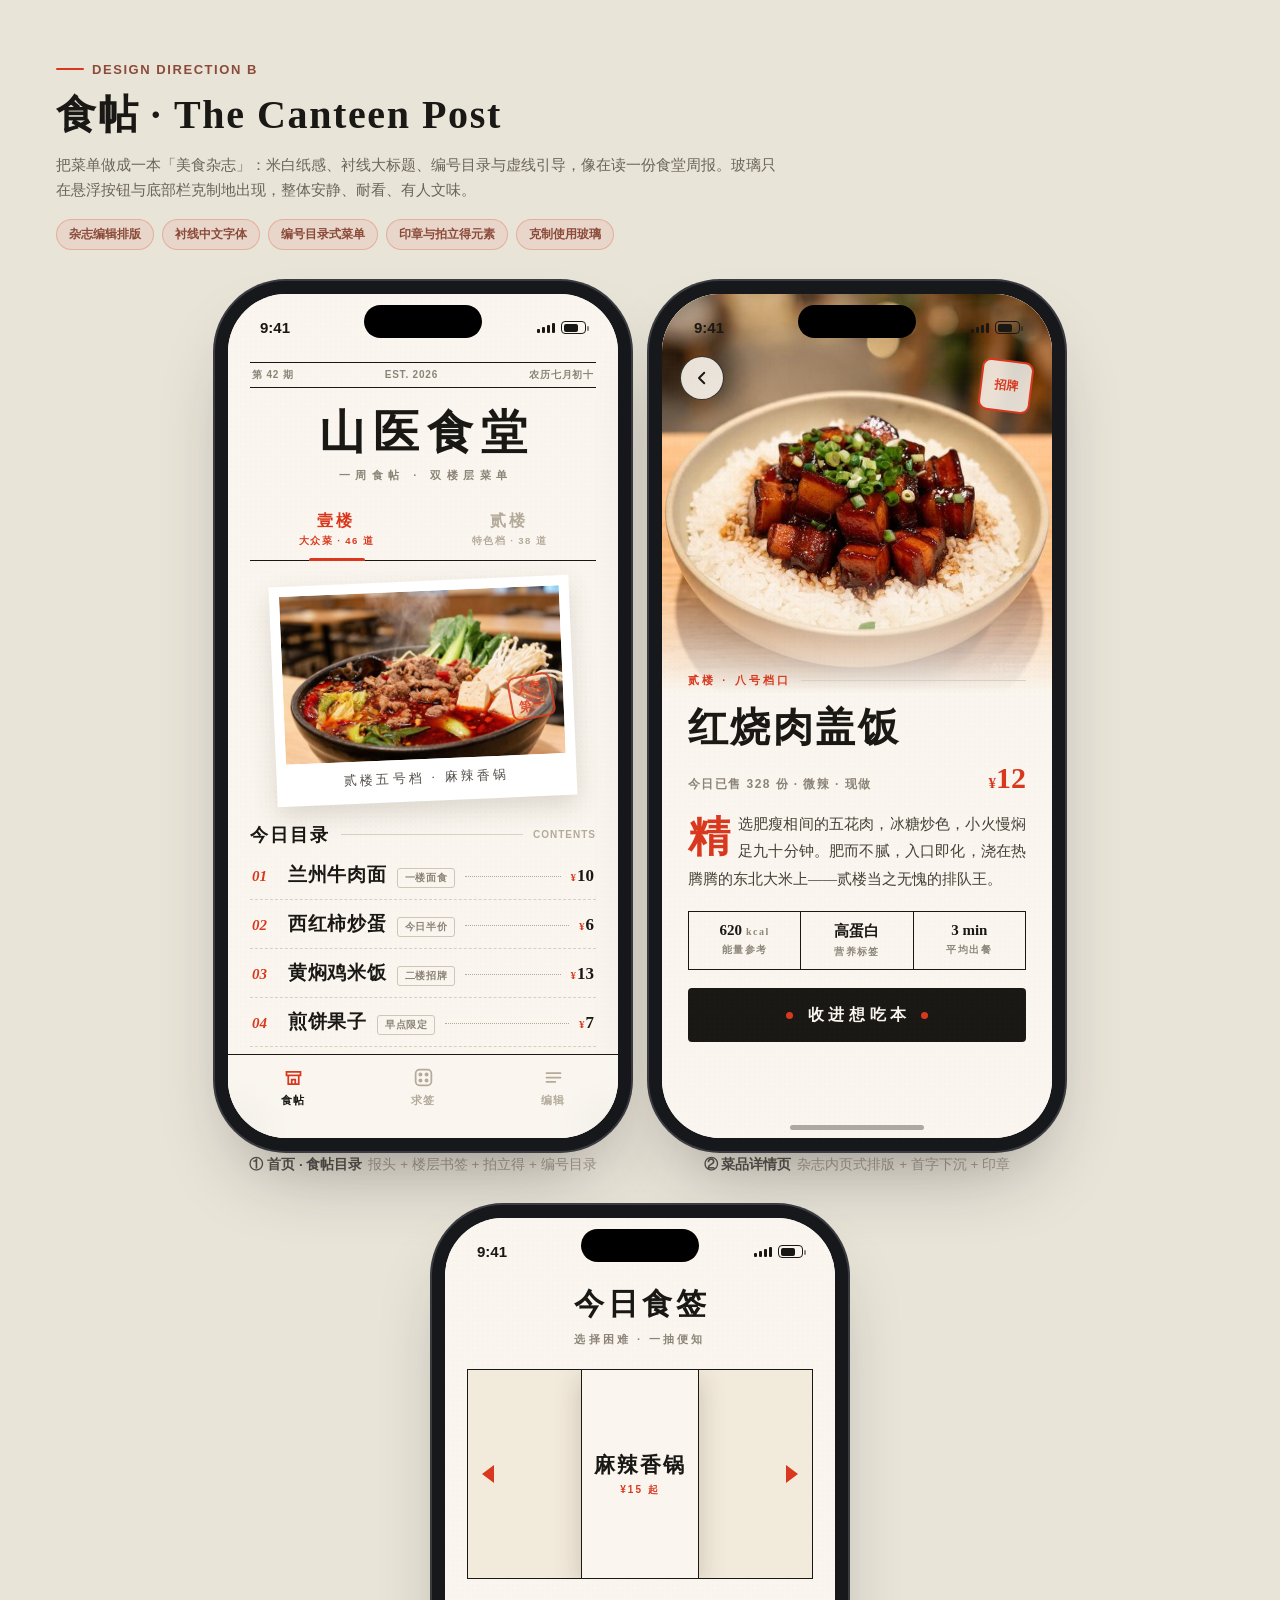
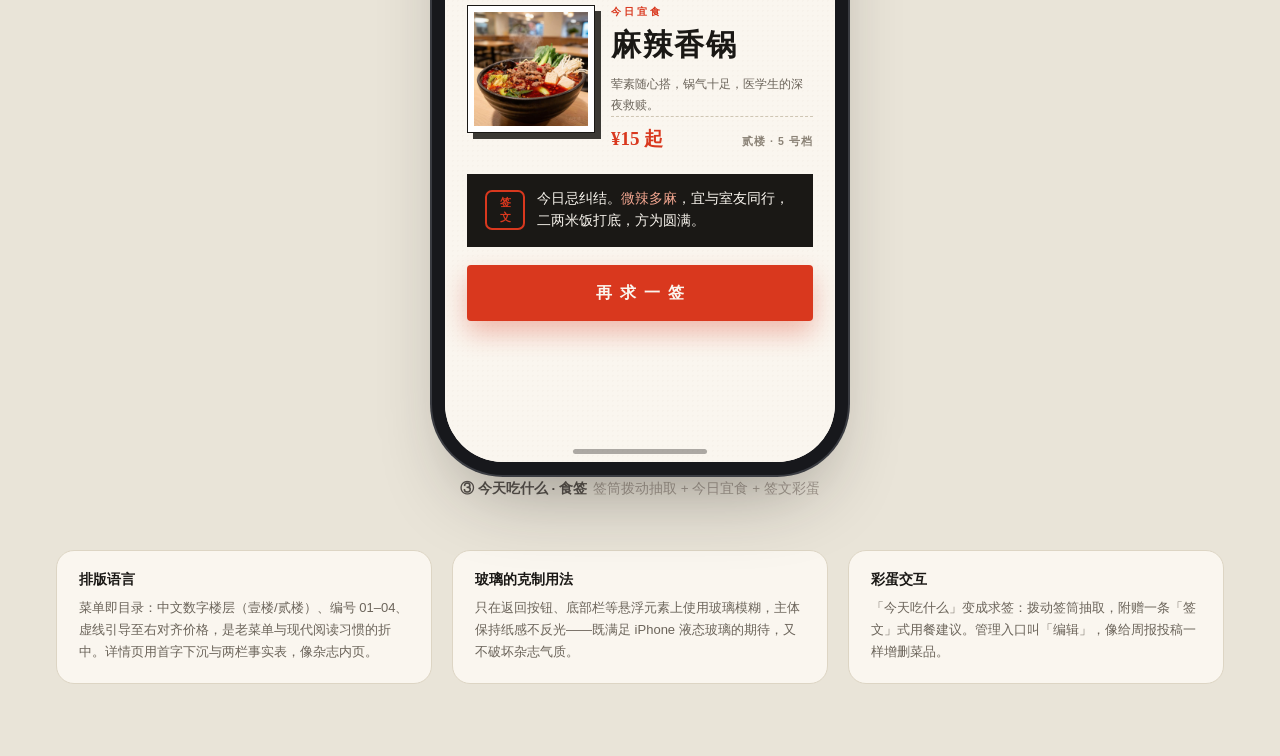
<file: preview-b-editorial.html>
<!DOCTYPE html>
<html lang="zh-CN">
<head>
<meta charset="UTF-8">
<meta name="viewport" content="width=device-width, initial-scale=1.0">
<title>方案 B · 食帖 — 专属食堂</title>
<style>
  * { margin: 0; padding: 0; box-sizing: border-box; }
  html, body { background: #E9E4D8; font-family: -apple-system, "PingFang SC", "Helvetica Neue", sans-serif; }
  .serif { font-family: "Noto Serif SC", "Songti SC", "STSong", serif; }

  /* ============ 展示板 ============ */
  .board { max-width: 1560px; margin: 0 auto; padding: 56px 56px 72px; }
  .board-head { display: flex; align-items: flex-end; justify-content: space-between; margin-bottom: 14px; }
  .board-tag { display: inline-flex; align-items: center; gap: 8px; font-size: 13px; font-weight: 600; letter-spacing: .12em; color: #8C4A3A; text-transform: uppercase; margin-bottom: 10px; }
  .board-tag::before { content: ""; width: 28px; height: 2px; background: #D9381E; border-radius: 2px; }
  .board h1 { font-family: "Noto Serif SC", "Songti SC", serif; font-size: 40px; font-weight: 900; color: #1A1815; letter-spacing: .04em; }
  .board-desc { font-size: 15px; line-height: 1.7; color: #6B645A; max-width: 720px; margin-top: 10px; }
  .chips { display: flex; gap: 8px; flex-wrap: wrap; margin-top: 16px; }
  .chip { font-size: 12px; font-weight: 600; color: #8C4A3A; background: rgba(217,56,30,.08); border: 1px solid rgba(217,56,30,.25); padding: 6px 12px; border-radius: 999px; }

  .phones { display: flex; gap: 44px; justify-content: center; margin-top: 44px; flex-wrap: wrap; }
  .phone-unit { display: flex; flex-direction: column; align-items: center; gap: 18px; }
  .phone-caption { font-size: 13.5px; font-weight: 600; color: #55504B; }
  .phone-caption span { color: #A39A90; font-weight: 500; margin-left: 6px; }

  .phone {
    width: 390px; height: 844px; border-radius: 58px; position: relative; overflow: hidden;
    background: #FAF6EF;
    box-shadow: 0 0 0 13px #17181C, 0 0 0 15px #3A3C42, 0 40px 80px -20px rgba(28,25,23,.45);
    flex-shrink: 0;
  }
  .notch { position: absolute; top: 11px; left: 50%; transform: translateX(-50%); width: 118px; height: 33px; background: #000; border-radius: 20px; z-index: 60; }
  .screen { position: absolute; inset: 0; overflow: hidden; background: #FAF6EF; }

  .statusbar { position: absolute; top: 0; left: 0; right: 0; height: 54px; display: flex; justify-content: space-between; align-items: center; padding: 14px 32px 0; z-index: 50; color: #1A1815; font-size: 15px; font-weight: 600; }
  .status-icons { display: flex; gap: 6px; align-items: center; }
  .sig { display: flex; align-items: flex-end; gap: 2px; }
  .sig i { width: 3px; background: #1A1815; border-radius: 1px; display: block; }
  .sig i:nth-child(1){height:4px}.sig i:nth-child(2){height:6px}.sig i:nth-child(3){height:8px}.sig i:nth-child(4){height:10px}
  .batt { width: 25px; height: 13px; border: 1.5px solid #1A1815; border-radius: 4px; position: relative; padding: 1.5px; }
  .batt::after { content: ""; position: absolute; right: -4px; top: 3.5px; width: 2px; height: 5px; background: rgba(26,24,21,.5); border-radius: 1px; }
  .batt i { display: block; height: 100%; width: 72%; background: #1A1815; border-radius: 2px; }

  .homebar { position: absolute; bottom: 8px; left: 50%; transform: translateX(-50%); width: 134px; height: 5px; border-radius: 3px; background: rgba(26,24,21,.35); z-index: 30; }

  /* 纸纹理 */
  .paper::before { content: ""; position: absolute; inset: 0; pointer-events: none; opacity: .5; background-image: radial-gradient(rgba(140,110,70,.06) 1px, transparent 1px); background-size: 5px 5px; z-index: 1; }

  /* ============ 屏幕 1：首页 ============ */
  .s1-content { position: absolute; inset: 0; padding: 60px 22px 96px; overflow: hidden; z-index: 2; }

  .masthead { text-align: center; margin-top: 8px; }
  .masthead .meta-row { display: flex; justify-content: space-between; align-items: center; font-size: 10px; font-weight: 700; color: #8C8478; letter-spacing: .08em; border-top: 1.5px solid #1A1815; border-bottom: 1.5px solid #1A1815; padding: 5px 2px; }
  .masthead h1 { font-family: "Noto Serif SC", "Songti SC", serif; font-size: 46px; font-weight: 900; color: #1A1815; letter-spacing: .18em; margin: 14px 0 4px; text-indent: .18em; }
  .masthead .sub { font-size: 11px; letter-spacing: .5em; color: #8C8478; font-weight: 600; text-indent: .5em; }

  .floor-tabs { display: flex; margin-top: 18px; border-bottom: 1.5px solid #1A1815; }
  .ftab { flex: 1; text-align: center; padding: 10px 0 12px; font-family: "Noto Serif SC", "Songti SC", serif; font-size: 16px; font-weight: 700; color: #B3AA9A; letter-spacing: .2em; position: relative; }
  .ftab small { display: block; font-family: -apple-system, "PingFang SC", sans-serif; font-size: 9.5px; letter-spacing: .15em; color: #B3AA9A; margin-top: 3px; font-weight: 600; }
  .ftab.on { color: #D9381E; }
  .ftab.on small { color: #D9381E; }
  .ftab.on::after { content: ""; position: absolute; left: 50%; bottom: -1.5px; transform: translateX(-50%); width: 56px; height: 3.5px; background: #D9381E; border-radius: 2px 2px 0 0; }

  .polaroid { margin: 20px auto 0; width: 300px; background: #fff; padding: 10px 10px 14px; box-shadow: 0 10px 26px rgba(60,45,25,.16); transform: rotate(-2.4deg); position: relative; }
  .polaroid .ph { height: 168px; overflow: hidden; background: linear-gradient(140deg, #E8D9BE, #C9B088); position: relative; }
  .polaroid .ph img { width: 100%; height: 100%; object-fit: cover; }
  .polaroid .stamp { position: absolute; right: 10px; bottom: 36px; width: 44px; height: 44px; border: 2.5px solid rgba(217,56,30,.85); border-radius: 8px; display: flex; align-items: center; justify-content: center; font-family: "Noto Serif SC", serif; font-size: 13px; font-weight: 900; color: rgba(217,56,30,.85); letter-spacing: .05em; transform: rotate(-8deg); background: rgba(250,246,239,.25); }
  .polaroid .cap { font-family: "Noto Serif SC", serif; text-align: center; font-size: 13px; color: #55504B; margin-top: 10px; letter-spacing: .25em; }

  .toc { margin-top: 22px; }
  .toc-head { display: flex; align-items: center; gap: 10px; margin-bottom: 4px; }
  .toc-head .cn { font-family: "Noto Serif SC", serif; font-size: 18px; font-weight: 900; color: #1A1815; letter-spacing: .12em; }
  .toc-head .line { flex: 1; height: 1px; background: #D8D0C0; }
  .toc-head .no { font-size: 10px; font-weight: 700; color: #B3AA9A; letter-spacing: .1em; }
  .toc-item { display: flex; align-items: baseline; gap: 10px; padding: 11px 2px; border-bottom: 1px dashed #D8D0C0; }
  .toc-item .num { font-family: "Noto Serif SC", serif; font-size: 15px; font-weight: 900; color: #D9381E; font-style: italic; width: 26px; flex-shrink: 0; }
  .toc-item .name { font-family: "Noto Serif SC", serif; font-size: 18.5px; font-weight: 700; color: #1A1815; letter-spacing: .04em; }
  .toc-item .tag { font-size: 10px; font-weight: 700; color: #8C8478; letter-spacing: .06em; border: 1px solid #CFC6B4; padding: 2px 7px; border-radius: 3px; white-space: nowrap; }
  .toc-item .dots { flex: 1; border-bottom: 1.5px dotted #B3AA9A; transform: translateY(-4px); min-width: 14px; }
  .toc-item .price { font-family: "Noto Serif SC", serif; font-size: 17px; font-weight: 900; color: #1A1815; }
  .toc-item .price em { font-style: normal; font-size: 11px; color: #D9381E; margin-right: 1px; }

  .tabbar { position: absolute; bottom: 0; left: 0; right: 0; height: 84px; background: rgba(250,246,239,.88); -webkit-backdrop-filter: blur(20px); backdrop-filter: blur(20px); border-top: 1.5px solid #1A1815; display: flex; z-index: 40; padding-bottom: 18px; }
  .btab { flex: 1; display: flex; flex-direction: column; align-items: center; justify-content: center; gap: 4px; font-size: 10.5px; font-weight: 700; color: #B3AA9A; letter-spacing: .1em; }
  .btab.on { color: #1A1815; }
  .btab.on .ic { color: #D9381E; }

  /* ============ 屏幕 2：详情 ============ */
  .s2-content { position: absolute; inset: 0; overflow: hidden; z-index: 2; }
  .s2 .hero { position: absolute; top: 0; left: 0; right: 0; height: 400px; overflow: hidden; background: linear-gradient(140deg, #E8D9BE, #C9B088); }
  .s2 .hero::after { content: ""; position: absolute; inset: 0; background: linear-gradient(180deg, rgba(26,24,21,.18), transparent 26%, transparent 70%, #FAF6EF); }
  .back-btn { position: absolute; top: 62px; left: 18px; width: 44px; height: 44px; border-radius: 50%; background: rgba(250,246,239,.9); -webkit-backdrop-filter: blur(14px); backdrop-filter: blur(14px); border: 1.5px solid rgba(26,24,21,.85); display: flex; align-items: center; justify-content: center; z-index: 20; box-shadow: 0 6px 18px rgba(60,45,25,.2); }
  .hero-stamp { position: absolute; top: 66px; right: 20px; z-index: 20; width: 52px; height: 52px; border: 2.5px solid #D9381E; border-radius: 9px; background: rgba(250,246,239,.85); display: flex; align-items: center; justify-content: center; flex-direction: column; transform: rotate(7deg); }
  .hero-stamp b { font-family: "Noto Serif SC", serif; font-size: 12px; font-weight: 900; color: #D9381E; line-height: 1.15; }

  .s2-body { position: absolute; top: 372px; left: 0; right: 0; bottom: 0; padding: 8px 26px 40px; }
  .s2-body .kicker { display: flex; align-items: center; gap: 10px; font-size: 10.5px; font-weight: 800; letter-spacing: .3em; color: #D9381E; }
  .s2-body .kicker::after { content: ""; flex: 1; height: 1px; background: #D8D0C0; }
  .s2-body h2 { font-family: "Noto Serif SC", serif; font-size: 40px; font-weight: 900; color: #1A1815; letter-spacing: .06em; margin-top: 12px; }
  .s2-body .sub-row { display: flex; justify-content: space-between; align-items: baseline; margin-top: 6px; }
  .s2-body .sub-row .stall { font-size: 12px; font-weight: 700; color: #8C8478; letter-spacing: .12em; }
  .s2-body .sub-row .big-price { font-family: "Noto Serif SC", serif; font-size: 30px; font-weight: 900; color: #D9381E; }
  .s2-body .sub-row .big-price em { font-style: normal; font-size: 15px; }
  .s2-body .lead { margin-top: 16px; font-family: "Noto Serif SC", serif; font-size: 14.5px; line-height: 1.9; color: #453F35; text-align: justify; }
  .s2-body .lead::first-letter { font-size: 42px; font-weight: 900; color: #D9381E; float: left; line-height: 1.05; margin: 4px 8px 0 0; }
  .facts { display: flex; gap: 0; margin-top: 18px; border: 1.5px solid #1A1815; }
  .facts .f { flex: 1; text-align: center; padding: 10px 4px; border-right: 1.5px solid #1A1815; }
  .facts .f:last-child { border-right: none; }
  .facts .f b { display: block; font-family: "Noto Serif SC", serif; font-size: 15px; font-weight: 900; color: #1A1815; }
  .facts .f span { font-size: 9.5px; font-weight: 700; color: #8C8478; letter-spacing: .15em; }
  .cta { margin-top: 18px; height: 54px; display: flex; align-items: center; justify-content: center; gap: 10px; background: #1A1815; color: #FAF6EF; font-size: 15.5px; font-weight: 800; letter-spacing: .3em; text-indent: .3em; border-radius: 4px; }
  .cta .dot { width: 7px; height: 7px; background: #D9381E; border-radius: 50%; }

  /* ============ 屏幕 3：今天吃什么 ============ */
  .s3-content { position: absolute; inset: 0; padding: 66px 22px 0; z-index: 2; display: flex; flex-direction: column; align-items: center; }
  .s3-title { font-family: "Noto Serif SC", serif; font-size: 30px; font-weight: 900; color: #1A1815; letter-spacing: .14em; text-indent: .14em; }
  .s3-sub { font-size: 11px; font-weight: 700; color: #8C8478; letter-spacing: .28em; margin-top: 7px; }

  .tube { margin-top: 22px; position: relative; width: 100%; height: 210px; background: #F2EADB; border: 1.5px solid #1A1815; overflow: hidden; }
  .tube .scroll-hint { position: absolute; inset: 0; display: flex; flex-direction: column; align-items: center; justify-content: center; gap: 8px; color: #B3AA9A; font-family: "Noto Serif SC", serif; font-size: 13px; letter-spacing: .4em; text-indent: .4em; }
  .tube .strip { position: absolute; top: 0; bottom: 0; width: 118px; left: 50%; transform: translateX(-50%); border-left: 1.5px solid #1A1815; border-right: 1.5px solid #1A1815; background: #FAF6EF; box-shadow: 0 8px 26px rgba(60,45,25,.22); display: flex; }
  .tube .strip .cell { width: 100%; display: flex; flex-direction: column; align-items: center; justify-content: center; gap: 4px; }
  .tube .strip .cell b { font-family: "Noto Serif SC", serif; font-size: 21px; font-weight: 900; color: #1A1815; letter-spacing: .1em; }
  .tube .strip .cell span { font-size: 10px; font-weight: 700; color: #D9381E; letter-spacing: .2em; }
  .tube .arrow-l, .tube .arrow-r { position: absolute; top: 50%; transform: translateY(-50%); width: 0; height: 0; border-top: 9px solid transparent; border-bottom: 9px solid transparent; }
  .tube .arrow-l { left: 14px; border-right: 12px solid #D9381E; }
  .tube .arrow-r { right: 14px; border-left: 12px solid #D9381E; }

  .result { margin-top: 26px; width: 100%; display: flex; gap: 16px; align-items: stretch; }
  .result .rimg { width: 128px; height: 128px; flex-shrink: 0; border: 1.5px solid #1A1815; padding: 6px; background: #fff; box-shadow: 6px 6px 0 rgba(26,24,21,.85); }
  .result .rimg img { width: 100%; height: 100%; object-fit: cover; display: block; }
  .result .rmeta { flex: 1; display: flex; flex-direction: column; }
  .result .rlab { font-size: 10px; font-weight: 800; letter-spacing: .3em; color: #D9381E; }
  .result .rname { font-family: "Noto Serif SC", serif; font-size: 30px; font-weight: 900; color: #1A1815; letter-spacing: .05em; margin-top: 6px; }
  .result .rdes { font-size: 12px; color: #6B645A; line-height: 1.75; margin-top: 8px; }
  .result .rfoot { margin-top: auto; display: flex; justify-content: space-between; align-items: baseline; border-top: 1px dashed #CFC6B4; padding-top: 9px; }
  .result .rfoot .rp { font-family: "Noto Serif SC", serif; font-size: 19px; font-weight: 900; color: #D9381E; }
  .result .rfoot .rs { font-size: 10.5px; font-weight: 700; color: #8C8478; letter-spacing: .1em; }

  .verdict { margin-top: 22px; width: 100%; background: #1A1815; color: #FAF6EF; padding: 14px 18px; display: flex; align-items: center; gap: 12px; }
  .verdict .vstamp { width: 40px; height: 40px; border: 2px solid #D9381E; border-radius: 7px; display: flex; align-items: center; justify-content: center; font-family: "Noto Serif SC", serif; font-size: 11px; font-weight: 900; color: #D9381E; flex-shrink: 0; }
  .verdict p { font-family: "Noto Serif SC", serif; font-size: 13.5px; line-height: 1.7; }
  .verdict p em { font-style: normal; color: #F0A48E; }

  .again { margin-top: 18px; width: 100%; height: 56px; background: #D9381E; color: #FAF6EF; display: flex; align-items: center; justify-content: center; font-size: 16px; font-weight: 900; letter-spacing: .5em; text-indent: .5em; font-family: "Noto Serif SC", serif; border-radius: 4px; box-shadow: 0 12px 26px rgba(217,56,30,.32); }

  .board-foot { margin-top: 52px; display: grid; grid-template-columns: repeat(3, 1fr); gap: 20px; }
  .note { background: #FAF6EF; border: 1px solid #DDD5C4; border-radius: 18px; padding: 20px 22px; }
  .note b { font-size: 14px; color: #1A1815; display: block; margin-bottom: 8px; font-family: "Noto Serif SC", serif; }
  .note p { font-size: 13px; line-height: 1.7; color: #6B645A; }

  /* ============ 手机端适配 ============ */
  @media (max-width: 768px) {
    .board { padding: 32px 20px 48px; }
    .board h1 { font-size: 28px; }
    .board-desc { font-size: 14px; }
    .phones { gap: 32px; margin-top: 32px; }
    .phone-unit { width: 100%; }
    .phone { 
      width: 100%; 
      max-width: 390px;
      height: auto; 
      aspect-ratio: 390 / 844;
      margin: 0 auto;
      border-radius: 32px;
      box-shadow: 0 0 0 8px #17181C, 0 0 0 10px #3A3C42, 0 20px 40px -10px rgba(26,24,21,.85);
    }
    .notch { width: 80px; height: 22px; top: 6px; }
    .statusbar { height: 36px; padding: 8px 18px 0; font-size: 12px; }
    .batt { width: 18px; height: 10px; }
    .homebar { width: 90px; height: 3px; bottom: 4px; }
    .phone-caption { font-size: 12px; }
    .board-foot { grid-template-columns: 1fr; gap: 12px; }
    .note { padding: 16px 18px; }
  }
</style>
</head>
<body>
<div class="board">
  <div class="board-head">
    <div>
      <div class="board-tag">Design Direction B</div>
      <h1>食帖 · The Canteen Post</h1>
      <p class="board-desc">把菜单做成一本「美食杂志」：米白纸感、衬线大标题、编号目录与虚线引导，像在读一份食堂周报。玻璃只在悬浮按钮与底部栏克制地出现，整体安静、耐看、有人文味。</p>
      <div class="chips">
        <span class="chip">杂志编辑排版</span><span class="chip">衬线中文字体</span><span class="chip">编号目录式菜单</span><span class="chip">印章与拍立得元素</span><span class="chip">克制使用玻璃</span>
      </div>
    </div>
  </div>

  <div class="phones">

    <!-- ===== 屏幕 1：首页 ===== -->
    <div class="phone-unit">
      <div class="phone">
        <div class="notch"></div>
        <div class="screen paper">
          <div class="statusbar"><span>9:41</span><span class="status-icons"><span class="sig"><i></i><i></i><i></i><i></i></span><span class="batt"><i></i></span></span></div>

          <div class="s1-content">
            <div class="masthead">
              <div class="meta-row"><span>第 42 期</span><span>EST. 2026</span><span>农历七月初十</span></div>
              <h1>山医食堂</h1>
              <div class="sub">一周食帖 · 双楼层菜单</div>
            </div>

            <div class="floor-tabs">
              <div class="ftab on">壹楼<small>大众菜 · 46 道</small></div>
              <div class="ftab">贰楼<small>特色档 · 38 道</small></div>
            </div>

            <div class="polaroid">
              <div class="ph">
                <img src="images/mala-hotpot.jpg" alt="">
                <div class="stamp">人气<br>第一</div>
              </div>
              <div class="cap">贰楼五号档 · 麻辣香锅</div>
            </div>

            <div class="toc">
              <div class="toc-head"><span class="cn">今日目录</span><span class="line"></span><span class="no">CONTENTS</span></div>
              <div class="toc-item"><span class="num">01</span><span class="name">兰州牛肉面</span><span class="tag">一楼面食</span><span class="dots"></span><span class="price"><em>¥</em>10</span></div>
              <div class="toc-item"><span class="num">02</span><span class="name">西红柿炒蛋</span><span class="tag">今日半价</span><span class="dots"></span><span class="price"><em>¥</em>6</span></div>
              <div class="toc-item"><span class="num">03</span><span class="name">黄焖鸡米饭</span><span class="tag">二楼招牌</span><span class="dots"></span><span class="price"><em>¥</em>13</span></div>
              <div class="toc-item"><span class="num">04</span><span class="name">煎饼果子</span><span class="tag">早点限定</span><span class="dots"></span><span class="price"><em>¥</em>7</span></div>
            </div>
          </div>

          <div class="tabbar">
            <div class="btab on"><span class="ic"><svg width="21" height="21" viewBox="0 0 24 24" fill="none" stroke="currentColor" stroke-width="2" stroke-linecap="round"><path d="M4 5.5h16v4H4zM6 9.5v10h12v-10M10 19.5v-5h4v5"/></svg></span>食帖</div>
            <div class="btab"><span class="ic"><svg width="21" height="21" viewBox="0 0 24 24" fill="none" stroke="currentColor" stroke-width="2" stroke-linecap="round" stroke-linejoin="round"><rect x="3" y="3" width="18" height="18" rx="4.5"/><circle cx="8.5" cy="8.5" r="1.3" fill="currentColor"/><circle cx="15.5" cy="15.5" r="1.3" fill="currentColor"/><circle cx="15.5" cy="8.5" r="1.3" fill="currentColor"/><circle cx="8.5" cy="15.5" r="1.3" fill="currentColor"/></svg></span>求签</div>
            <div class="btab"><span class="ic"><svg width="21" height="21" viewBox="0 0 24 24" fill="none" stroke="currentColor" stroke-width="2" stroke-linecap="round"><path d="M4 7h16M4 12h16M4 17h10"/></svg></span>编辑</div>
          </div>
        </div>
      </div>
      <div class="phone-caption">① 首页 · 食帖目录<span>报头 + 楼层书签 + 拍立得 + 编号目录</span></div>
    </div>

    <!-- ===== 屏幕 2：详情 ===== -->
    <div class="phone-unit">
      <div class="phone">
        <div class="notch"></div>
        <div class="screen paper s2">
          <div class="hero">
            <img class="food-img" style="position:absolute;inset:0;width:100%;height:100%;object-fit:cover" src="images/pork-rice.jpg" alt="">
          </div>
          <div class="statusbar"><span>9:41</span><span class="status-icons"><span class="sig"><i></i><i></i><i></i><i></i></span><span class="batt"><i></i></span></span></div>
          <div class="back-btn"><svg width="18" height="18" viewBox="0 0 24 24" fill="none" stroke="#1A1815" stroke-width="2.6" stroke-linecap="round" stroke-linejoin="round"><path d="M15 5l-7 7 7 7"/></svg></div>
          <div class="hero-stamp"><b>招牌</b></div>

          <div class="s2-body">
            <div class="kicker">贰楼 · 八号档口</div>
            <h2>红烧肉盖饭</h2>
            <div class="sub-row">
              <span class="stall">今日已售 328 份 · 微辣 · 现做</span>
              <span class="big-price"><em>¥</em>12</span>
            </div>
            <p class="lead">精选肥瘦相间的五花肉，冰糖炒色，小火慢焖足九十分钟。肥而不腻，入口即化，浇在热腾腾的东北大米上——贰楼当之无愧的排队王。</p>
            <div class="facts">
              <div class="f"><b>620<span style="font-size:10px"> kcal</span></b><span>能量参考</span></div>
              <div class="f"><b>高蛋白</b><span>营养标签</span></div>
              <div class="f"><b>3 min</b><span>平均出餐</span></div>
            </div>
            <div class="cta"><span class="dot"></span>收进想吃本<span class="dot"></span></div>
            <div class="homebar"></div>
          </div>
        </div>
      </div>
      <div class="phone-caption">② 菜品详情页<span>杂志内页式排版 + 首字下沉 + 印章</span></div>
    </div>

    <!-- ===== 屏幕 3：今天吃什么 ===== -->
    <div class="phone-unit">
      <div class="phone">
        <div class="notch"></div>
        <div class="screen paper">
          <div class="statusbar"><span>9:41</span><span class="status-icons"><span class="sig"><i></i><i></i><i></i><i></i></span><span class="batt"><i></i></span></span></div>

          <div class="s3-content">
            <div class="s3-title">今日食签</div>
            <div class="s3-sub">选择困难 · 一抽便知</div>

            <div class="tube">
              <div class="scroll-hint">食 堂 签 筒<br>↓ 拨动抽取</div>
              <div class="strip"><div class="cell"><b>麻辣香锅</b><span>¥15 起</span></div></div>
              <div class="arrow-l"></div>
              <div class="arrow-r"></div>
            </div>

            <div class="result">
              <div class="rimg"><img src="images/mala-hotpot.jpg" alt=""></div>
              <div class="rmeta">
                <div class="rlab">今日宜食</div>
                <div class="rname">麻辣香锅</div>
                <p class="rdes">荤素随心搭，锅气十足，医学生的深夜救赎。</p>
                <div class="rfoot"><span class="rp">¥15 起</span><span class="rs">贰楼 · 5 号档</span></div>
              </div>
            </div>

            <div class="verdict">
              <div class="vstamp">签<br>文</div>
              <p>今日忌纠结。<em>微辣多麻</em>，宜与室友同行，二两米饭打底，方为圆满。</p>
            </div>

            <div class="again">再求一签</div>
          </div>
          <div class="homebar"></div>
        </div>
      </div>
      <div class="phone-caption">③ 今天吃什么 · 食签<span>签筒拨动抽取 + 今日宜食 + 签文彩蛋</span></div>
    </div>

  </div>

  <div class="board-foot">
    <div class="note"><b>排版语言</b><p>菜单即目录：中文数字楼层（壹楼/贰楼）、编号 01–04、虚线引导至右对齐价格，是老菜单与现代阅读习惯的折中。详情页用首字下沉与两栏事实表，像杂志内页。</p></div>
    <div class="note"><b>玻璃的克制用法</b><p>只在返回按钮、底部栏等悬浮元素上使用玻璃模糊，主体保持纸感不反光——既满足 iPhone 液态玻璃的期待，又不破坏杂志气质。</p></div>
    <div class="note"><b>彩蛋交互</b><p>「今天吃什么」变成求签：拨动签筒抽取，附赠一条「签文」式用餐建议。管理入口叫「编辑」，像给周报投稿一样增删菜品。</p></div>
  </div>
</div>
</body>
</html>
</file>
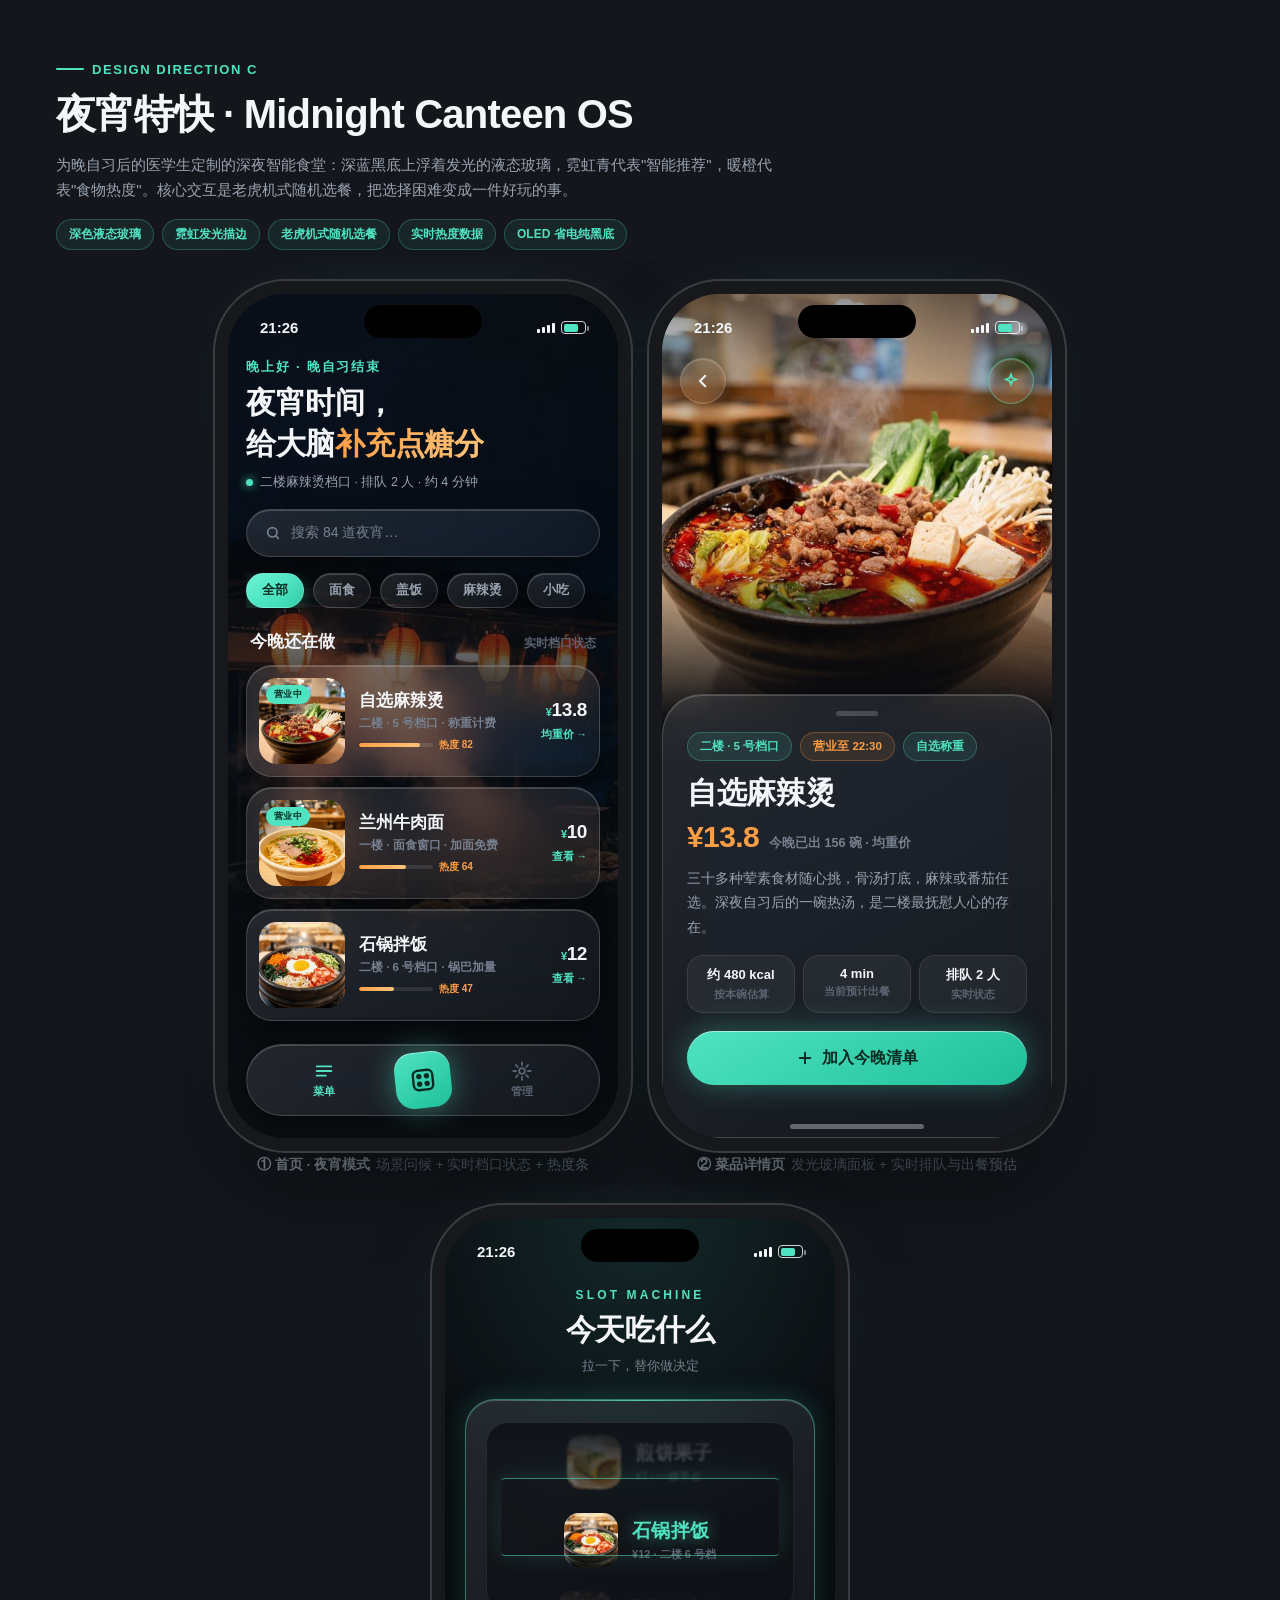
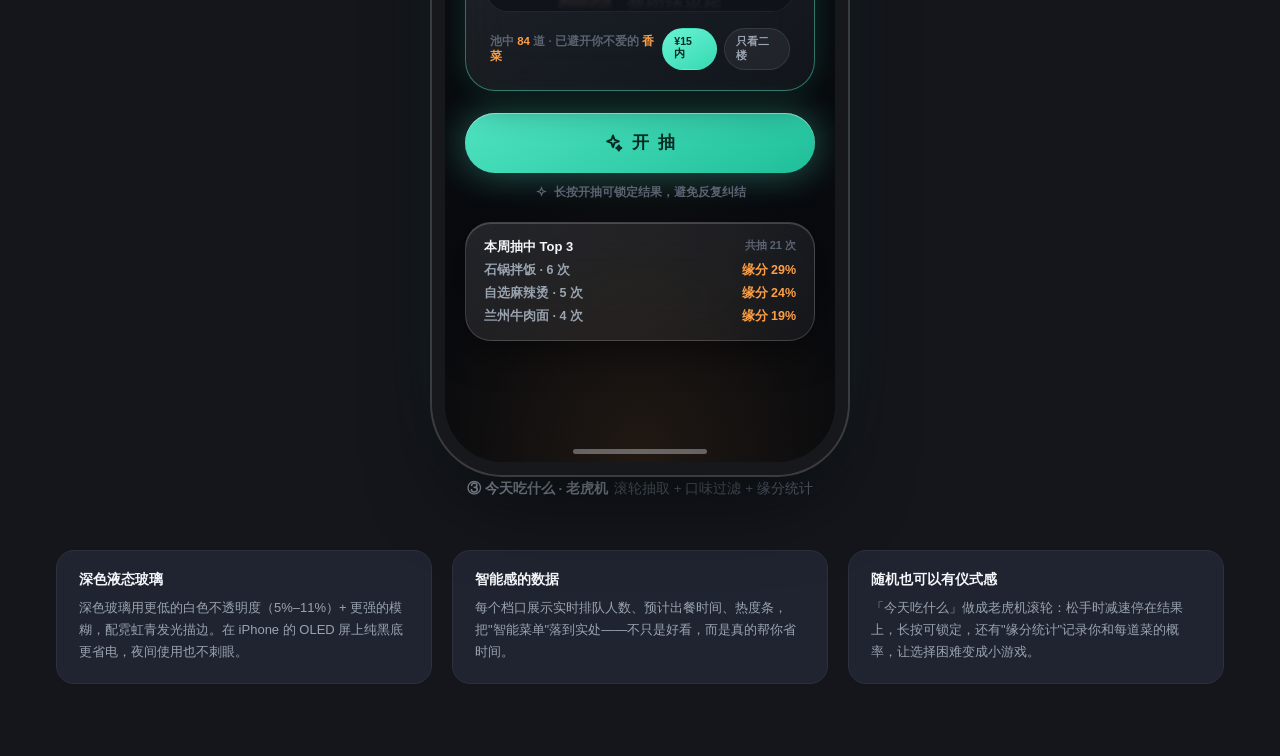
<file: preview-c-dark-neon.html>
<!DOCTYPE html>
<html lang="zh-CN">
<head>
<meta charset="UTF-8">
<meta name="viewport" content="width=device-width, initial-scale=1.0">
<title>方案 C · 夜宵特快 — 专属食堂</title>
<style>
  * { margin: 0; padding: 0; box-sizing: border-box; }
  html, body { background: #14161C; font-family: -apple-system, "SF Pro Display", "PingFang SC", "Helvetica Neue", sans-serif; }

  /* ============ 展示板 ============ */
  .board { max-width: 1560px; margin: 0 auto; padding: 56px 56px 72px; }
  .board-tag { display: inline-flex; align-items: center; gap: 8px; font-size: 13px; font-weight: 600; letter-spacing: .12em; color: #4FE3C1; text-transform: uppercase; margin-bottom: 10px; }
  .board-tag::before { content: ""; width: 28px; height: 2px; background: #4FE3C1; border-radius: 2px; }
  .board h1 { font-size: 40px; font-weight: 800; color: #F4F6F9; letter-spacing: -0.02em; }
  .board-desc { font-size: 15px; line-height: 1.7; color: #9AA3B0; max-width: 720px; margin-top: 10px; }
  .chips { display: flex; gap: 8px; flex-wrap: wrap; margin-top: 16px; }
  .chip { font-size: 12px; font-weight: 600; color: #4FE3C1; background: rgba(79,227,193,.08); border: 1px solid rgba(79,227,193,.25); padding: 6px 12px; border-radius: 999px; }

  .phones { display: flex; gap: 44px; justify-content: center; margin-top: 44px; flex-wrap: wrap; }
  .phone-unit { display: flex; flex-direction: column; align-items: center; gap: 18px; }
  .phone-caption { font-size: 13.5px; font-weight: 600; color: #8B93A1; }
  .phone-caption span { color: #5C6472; font-weight: 500; margin-left: 6px; }

  .phone {
    width: 390px; height: 844px; border-radius: 58px; position: relative; overflow: hidden;
    background: #0B0E13;
    box-shadow: 0 0 0 13px #17181C, 0 0 0 15px #3A3C42, 0 40px 90px -18px rgba(0,0,0,.8), 0 0 90px -30px rgba(79,227,193,.25);
    flex-shrink: 0;
  }
  .notch { position: absolute; top: 11px; left: 50%; transform: translateX(-50%); width: 118px; height: 33px; background: #000; border-radius: 20px; z-index: 60; }
  .screen { position: absolute; inset: 0; overflow: hidden; background: #0B0E13; }

  .statusbar { position: absolute; top: 0; left: 0; right: 0; height: 54px; display: flex; justify-content: space-between; align-items: center; padding: 14px 32px 0; z-index: 50; color: #F4F6F9; font-size: 15px; font-weight: 600; }
  .status-icons { display: flex; gap: 6px; align-items: center; }
  .sig { display: flex; align-items: flex-end; gap: 2px; }
  .sig i { width: 3px; background: #F4F6F9; border-radius: 1px; display: block; }
  .sig i:nth-child(1){height:4px}.sig i:nth-child(2){height:6px}.sig i:nth-child(3){height:8px}.sig i:nth-child(4){height:10px}
  .batt { width: 25px; height: 13px; border: 1.5px solid rgba(244,246,249,.85); border-radius: 4px; position: relative; padding: 1.5px; }
  .batt::after { content: ""; position: absolute; right: -4px; top: 3.5px; width: 2px; height: 5px; background: rgba(244,246,249,.5); border-radius: 1px; }
  .batt i { display: block; height: 100%; width: 72%; background: #4FE3C1; border-radius: 2px; }
  .homebar { position: absolute; bottom: 8px; left: 50%; transform: translateX(-50%); width: 134px; height: 5px; border-radius: 3px; background: rgba(244,246,249,.35); z-index: 30; }

  /* ============ 深色液态玻璃 ============ */
  .dglass {
    background: linear-gradient(150deg, rgba(255,255,255,.11), rgba(255,255,255,.045));
    -webkit-backdrop-filter: blur(24px) saturate(1.6);
    backdrop-filter: blur(24px) saturate(1.6);
    border: 1px solid rgba(255,255,255,.16);
    box-shadow: 0 12px 36px rgba(0,0,0,.45), inset 0 1px 0 rgba(255,255,255,.18);
  }
  .neon-edge { border-color: rgba(79,227,193,.45); box-shadow: 0 12px 36px rgba(0,0,0,.45), 0 0 26px rgba(79,227,193,.22), inset 0 1px 0 rgba(255,255,255,.2); }

  .food-img { position: absolute; inset: 0; width: 100%; height: 100%; object-fit: cover; }

  /* ============ 屏幕 1：首页 ============ */
  .s1 .veil { position: absolute; inset: 0; background: linear-gradient(180deg, rgba(11,14,19,.82) 0%, rgba(11,14,19,.55) 34%, rgba(11,14,19,.88) 78%, #0B0E13 100%); }
  .s1-content { position: absolute; inset: 0; padding: 64px 18px 0; z-index: 2; }

  .greet .hi { font-size: 13px; font-weight: 600; color: #4FE3C1; letter-spacing: .14em; }
  .greet h1 { font-size: 30px; font-weight: 800; color: #F4F6F9; margin-top: 7px; letter-spacing: -0.01em; }
  .greet h1 em { font-style: normal; background: linear-gradient(100deg, #FF9F45, #FFC37A); -webkit-background-clip: text; background-clip: text; -webkit-text-fill-color: transparent; }
  .greet .context { margin-top: 9px; font-size: 12.5px; color: #9AA3B0; display: flex; align-items: center; gap: 7px; }
  .greet .context .pulse { width: 7px; height: 7px; border-radius: 50%; background: #4FE3C1; box-shadow: 0 0 10px #4FE3C1; }

  .search { margin-top: 18px; height: 48px; border-radius: 24px; display: flex; align-items: center; gap: 10px; padding: 0 18px; color: #77808F; font-size: 14px; font-weight: 500; }

  .cats { display: flex; gap: 9px; margin-top: 16px; overflow: hidden; }
  .cat { font-size: 12.5px; font-weight: 700; color: #9AA3B0; padding: 8px 15px; border-radius: 999px; white-space: nowrap; }
  .cat.on { color: #062B22; background: linear-gradient(150deg, #6BF3D4, #35D9B2); box-shadow: 0 6px 20px rgba(79,227,193,.3); }

  .s1-sec { margin-top: 22px; display: flex; align-items: baseline; justify-content: space-between; padding: 0 4px; }
  .s1-sec b { color: #F4F6F9; font-size: 17px; font-weight: 800; }
  .s1-sec span { color: #5C6472; font-size: 12px; font-weight: 600; }

  .dish-card { margin-top: 12px; border-radius: 26px; padding: 12px; display: flex; gap: 14px; align-items: center; }
  .dish-card .pic { width: 86px; height: 86px; border-radius: 18px; overflow: hidden; flex-shrink: 0; background: linear-gradient(140deg, #2A2E38, #1A1D25); position: relative; }
  .dish-card .pic img { width: 100%; height: 100%; object-fit: cover; }
  .dish-card .pic .live { position: absolute; top: 7px; left: 7px; font-size: 9px; font-weight: 800; color: #062B22; background: #4FE3C1; border-radius: 999px; padding: 3px 8px; letter-spacing: .04em; }
  .dish-card .info { flex: 1; min-width: 0; }
  .dish-card .info .n { font-size: 16.5px; font-weight: 800; color: #F4F6F9; }
  .dish-card .info .d { font-size: 11.5px; color: #77808F; font-weight: 600; margin-top: 4px; }
  .dish-card .info .heat { display: flex; align-items: center; gap: 6px; margin-top: 7px; }
  .dish-card .info .heat .bar { width: 74px; height: 4px; border-radius: 2px; background: rgba(255,255,255,.1); overflow: hidden; }
  .dish-card .info .heat .bar i { display: block; height: 100%; border-radius: 2px; background: linear-gradient(90deg, #FF9F45, #FFC37A); }
  .dish-card .info .heat span { font-size: 10px; color: #FF9F45; font-weight: 700; }
  .dish-card .pr { text-align: right; flex-shrink: 0; }
  .dish-card .pr .p { font-size: 19px; font-weight: 900; color: #F4F6F9; letter-spacing: -0.02em; }
  .dish-card .pr .p em { font-style: normal; font-size: 11px; color: #4FE3C1; }
  .dish-card .pr .go { margin-top: 7px; font-size: 10.5px; font-weight: 700; color: #4FE3C1; }

  .tabbar { position: absolute; bottom: 22px; left: 18px; right: 18px; height: 72px; border-radius: 36px; display: flex; align-items: center; padding: 0 20px; z-index: 40; }
  .tab { flex: 1; display: flex; flex-direction: column; align-items: center; gap: 3px; color: #5C6472; font-size: 10.5px; font-weight: 700; }
  .tab.on { color: #4FE3C1; }
  .tab-dice { width: 56px; height: 56px; border-radius: 18px; margin: 0 14px; background: linear-gradient(150deg, #4FE3C1, #1FBF9A); display: flex; align-items: center; justify-content: center; box-shadow: 0 0 30px rgba(79,227,193,.45), inset 0 1px 0 rgba(255,255,255,.5); flex-shrink: 0; transform: rotate(-6deg); }

  /* ============ 屏幕 2：详情 ============ */
  .s2 .hero { position: absolute; top: 0; left: 0; right: 0; height: 430px; overflow: hidden; background: #1A1D25; }
  .s2 .hero::after { content: ""; position: absolute; inset: 0; background: linear-gradient(180deg, rgba(11,14,19,.45), transparent 30%, transparent 58%, #0B0E13 100%); }
  .fab-row { position: absolute; top: 64px; left: 18px; right: 18px; display: flex; justify-content: space-between; z-index: 20; }
  .fab { width: 46px; height: 46px; border-radius: 50%; display: flex; align-items: center; justify-content: center; }
  .s2 .sheet { position: absolute; left: 0; right: 0; bottom: 0; top: 400px; border-radius: 40px 40px 0 0; padding: 10px 24px 30px; overflow: hidden; }
  .sheet-grab { width: 42px; height: 5px; border-radius: 3px; background: rgba(255,255,255,.18); margin: 6px auto 16px; }
  .pill-row { display: flex; gap: 8px; }
  .pill { font-size: 11.5px; font-weight: 700; padding: 6px 12px; border-radius: 999px; background: rgba(79,227,193,.1); color: #4FE3C1; border: 1px solid rgba(79,227,193,.28); }
  .pill.o { background: rgba(255,159,69,.1); color: #FF9F45; border-color: rgba(255,159,69,.28); }
  .s2 h2 { font-size: 30px; font-weight: 800; color: #F4F6F9; margin-top: 12px; letter-spacing: -0.01em; }
  .price-row { display: flex; align-items: baseline; gap: 10px; margin-top: 6px; }
  .price-row .p { font-size: 30px; font-weight: 900; color: #FF9F45; letter-spacing: -0.02em; }
  .price-row .sold { font-size: 12.5px; font-weight: 600; color: #77808F; }
  .s2 .desc { margin-top: 12px; font-size: 14px; line-height: 1.75; color: #9AA3B0; }
  .nutri { display: flex; gap: 8px; margin-top: 16px; }
  .nutri .tag { flex: 1; text-align: center; padding: 10px 6px; border-radius: 16px; background: rgba(255,255,255,.05); border: 1px solid rgba(255,255,255,.09); }
  .nutri .tag b { display: block; font-size: 13px; color: #F4F6F9; font-weight: 800; }
  .nutri .tag span { font-size: 10.5px; color: #5C6472; font-weight: 600; }
  .cta-row { display: flex; gap: 12px; margin-top: 18px; }
  .cta-main { flex: 1; height: 54px; border-radius: 27px; background: linear-gradient(150deg, #4FE3C1, #1FBF9A); color: #062B22; font-size: 16px; font-weight: 800; display: flex; align-items: center; justify-content: center; gap: 8px; box-shadow: 0 0 30px rgba(79,227,193,.35), inset 0 1px 0 rgba(255,255,255,.5); }

  /* ============ 屏幕 3：今天吃什么（老虎机）============ */
  .s3 .veil { position: absolute; inset: 0; background: radial-gradient(120% 70% at 50% 0%, rgba(79,227,193,.12), transparent 55%), radial-gradient(100% 60% at 50% 100%, rgba(255,159,69,.1), transparent 60%), linear-gradient(180deg, #0B0E13, #07090D); }
  .s3-content { position: absolute; inset: 0; padding: 70px 20px 0; z-index: 2; display: flex; flex-direction: column; align-items: center; }
  .s3-kicker { font-size: 12px; font-weight: 700; letter-spacing: .26em; color: #4FE3C1; text-transform: uppercase; }
  .s3-title { font-size: 30px; font-weight: 800; color: #F4F6F9; margin-top: 8px; letter-spacing: -0.01em; }
  .s3-sub { font-size: 13px; color: #77808F; font-weight: 500; margin-top: 6px; }

  .slot { margin-top: 24px; width: 100%; border-radius: 30px; padding: 22px 20px 20px; position: relative; overflow: hidden; }
  .slot .glowline { position: absolute; top: 0; left: 24px; right: 24px; height: 1.5px; background: linear-gradient(90deg, transparent, rgba(79,227,193,.8), transparent); }
  .reel-window { height: 190px; overflow: hidden; border-radius: 22px; position: relative; background: rgba(0,0,0,.35); border: 1px solid rgba(255,255,255,.08); }
  .reel-window::before, .reel-window::after { content: ""; position: absolute; left: 0; right: 0; height: 56px; z-index: 3; pointer-events: none; }
  .reel-window::before { top: 0; background: linear-gradient(180deg, #10131A, transparent); }
  .reel-window::after { bottom: 0; background: linear-gradient(0deg, #10131A, transparent); }
  .reel-picker { position: absolute; left: 14px; right: 14px; top: 50%; transform: translateY(-50%); height: 78px; border-top: 1.5px solid rgba(79,227,193,.55); border-bottom: 1.5px solid rgba(79,227,193,.55); z-index: 2; border-radius: 4px; box-shadow: 0 0 24px rgba(79,227,193,.15); }
  .reel { position: absolute; top: 0; left: 0; right: 0; }
  .reel .cell { height: 78px; display: flex; align-items: center; justify-content: center; gap: 14px; }
  .reel .cell .t { width: 54px; height: 54px; border-radius: 15px; overflow: hidden; background: #1A1D25; flex-shrink: 0; }
  .reel .cell .t img { width: 100%; height: 100%; object-fit: cover; }
  .reel .cell .m { text-align: left; }
  .reel .cell .m b { display: block; font-size: 19px; font-weight: 800; color: #F4F6F9; letter-spacing: .02em; }
  .reel .cell .m span { font-size: 11px; font-weight: 600; color: #5C6472; }
  .reel .cell.dim { opacity: .38; filter: blur(1px); }
  .reel .cell.hit .m b { color: #4FE3C1; text-shadow: 0 0 18px rgba(79,227,193,.5); }

  .slot-foot { display: flex; justify-content: space-between; align-items: center; margin-top: 16px; padding: 0 4px; }
  .slot-foot .odds { font-size: 11.5px; color: #5C6472; font-weight: 600; }
  .slot-foot .odds b { color: #FF9F45; font-weight: 800; }
  .cond { display: flex; gap: 7px; }
  .cond .c { font-size: 10.5px; font-weight: 700; color: #9AA3B0; padding: 6px 11px; border-radius: 999px; background: rgba(255,255,255,.06); border: 1px solid rgba(255,255,255,.1); }
  .cond .c.on { color: #062B22; background: linear-gradient(150deg, #6BF3D4, #35D9B2); border-color: transparent; }

  .spin-btn { margin-top: 22px; width: 100%; height: 60px; border-radius: 30px; background: linear-gradient(150deg, #4FE3C1, #1FBF9A); color: #062B22; font-size: 17px; font-weight: 900; letter-spacing: .12em; display: flex; align-items: center; justify-content: center; gap: 9px; box-shadow: 0 0 36px rgba(79,227,193,.4), inset 0 1px 0 rgba(255,255,255,.55); }
  .spin-sub { margin-top: 12px; font-size: 11.5px; color: #5C6472; font-weight: 600; display: flex; align-items: center; gap: 6px; }

  .recent { margin-top: 22px; width: 100%; border-radius: 26px; padding: 15px 18px; }
  .recent b { font-size: 13px; color: #F4F6F9; font-weight: 800; display: flex; justify-content: space-between; }
  .recent b span { color: #5C6472; font-weight: 600; font-size: 11px; }
  .r-row { display: flex; justify-content: space-between; font-size: 12.5px; color: #9AA3B0; font-weight: 600; padding: 6px 0 0; }
  .r-row em { font-style: normal; color: #FF9F45; font-weight: 800; }

  .board-foot { margin-top: 52px; display: grid; grid-template-columns: repeat(3, 1fr); gap: 20px; }
  .note { background: #1F2430; border: 1px solid #2C313D; border-radius: 18px; padding: 20px 22px; }
  .note b { font-size: 14px; color: #F4F6F9; display: block; margin-bottom: 8px; }
  .note p { font-size: 13px; line-height: 1.7; color: #9AA3B0; }

  /* ============ 手机端适配 ============ */
  @media (max-width: 768px) {
    .board { padding: 32px 20px 48px; }
    .board h1 { font-size: 28px; }
    .board-desc { font-size: 14px; }
    .phones { gap: 32px; margin-top: 32px; }
    .phone-unit { width: 100%; }
    .phone { 
      width: 100%; 
      max-width: 390px;
      height: auto; 
      aspect-ratio: 390 / 844;
      margin: 0 auto;
      border-radius: 32px;
      box-shadow: 0 0 0 8px #17181C, 0 0 0 10px #3A3C42, 0 20px 40px -10px rgba(0,20,40,.5);
    }
    .notch { width: 80px; height: 22px; top: 6px; }
    .statusbar { height: 36px; padding: 8px 18px 0; font-size: 12px; }
    .batt { width: 18px; height: 10px; }
    .homebar { width: 90px; height: 3px; bottom: 4px; }
    .phone-caption { font-size: 12px; }
    .board-foot { grid-template-columns: 1fr; gap: 12px; }
    .note { padding: 16px 18px; }
  }
</style>
</head>
<body>
<div class="board">
  <div class="board-head">
    <div>
      <div class="board-tag">Design Direction C</div>
      <h1>夜宵特快 · Midnight Canteen OS</h1>
      <p class="board-desc">为晚自习后的医学生定制的深夜智能食堂：深蓝黑底上浮着发光的液态玻璃，霓虹青代表"智能推荐"，暖橙代表"食物热度"。核心交互是老虎机式随机选餐，把选择困难变成一件好玩的事。</p>
      <div class="chips">
        <span class="chip">深色液态玻璃</span><span class="chip">霓虹发光描边</span><span class="chip">老虎机式随机选餐</span><span class="chip">实时热度数据</span><span class="chip">OLED 省电纯黑底</span>
      </div>
    </div>
  </div>

  <div class="phones">

    <!-- ===== 屏幕 1：首页 ===== -->
    <div class="phone-unit">
      <div class="phone">
        <div class="notch"></div>
        <div class="screen s1">
          <img class="food-img" src="images/canteen-night.jpg" alt="">
          <div class="veil"></div>
          <div class="statusbar"><span>21:26</span><span class="status-icons"><span class="sig"><i></i><i></i><i></i><i></i></span><span class="batt"><i></i></span></span></div>

          <div class="s1-content">
            <div class="greet">
              <div class="hi">晚上好 · 晚自习结束</div>
              <h1>夜宵时间，<br>给大脑<em>补充点糖分</em></h1>
              <div class="context"><span class="pulse"></span>二楼麻辣烫档口 · 排队 2 人 · 约 4 分钟</div>
            </div>

            <div class="search dglass">
              <svg width="16" height="16" viewBox="0 0 24 24" fill="none" stroke="#77808F" stroke-width="2.6" stroke-linecap="round"><circle cx="11" cy="11" r="7"/><path d="M20 20l-3.5-3.5"/></svg>
              搜索 84 道夜宵…
            </div>

            <div class="cats">
              <div class="cat dglass on">全部</div>
              <div class="cat dglass">面食</div>
              <div class="cat dglass">盖饭</div>
              <div class="cat dglass">麻辣烫</div>
              <div class="cat dglass">小吃</div>
            </div>

            <div class="s1-sec"><b>今晚还在做</b><span>实时档口状态</span></div>
            <div class="dish-card dglass">
              <div class="pic"><img src="images/mala-hotpot.jpg" alt=""><span class="live">营业中</span></div>
              <div class="info">
                <div class="n">自选麻辣烫</div>
                <div class="d">二楼 · 5 号档口 · 称重计费</div>
                <div class="heat"><span class="bar"><i style="width:82%"></i></span><span>热度 82</span></div>
              </div>
              <div class="pr"><div class="p"><em>¥</em>13.8</div><div class="go">均重价 →</div></div>
            </div>

            <div class="dish-card dglass" style="margin-top:10px">
              <div class="pic"><img src="images/beef-noodle.jpg" alt=""><span class="live">营业中</span></div>
              <div class="info">
                <div class="n">兰州牛肉面</div>
                <div class="d">一楼 · 面食窗口 · 加面免费</div>
                <div class="heat"><span class="bar"><i style="width:64%"></i></span><span>热度 64</span></div>
              </div>
              <div class="pr"><div class="p"><em>¥</em>10</div><div class="go">查看 →</div></div>
            </div>

            <div class="dish-card dglass" style="margin-top:10px">
              <div class="pic"><img src="images/bibimbap.jpg" alt=""></div>
              <div class="info">
                <div class="n">石锅拌饭</div>
                <div class="d">二楼 · 6 号档口 · 锅巴加量</div>
                <div class="heat"><span class="bar"><i style="width:47%"></i></span><span>热度 47</span></div>
              </div>
              <div class="pr"><div class="p"><em>¥</em>12</div><div class="go">查看 →</div></div>
            </div>
          </div>

          <div class="tabbar dglass">
            <div class="tab on">
              <svg width="22" height="22" viewBox="0 0 24 24" fill="none" stroke="currentColor" stroke-width="2" stroke-linecap="round"><path d="M4 7h16M4 12h16M4 17h10"/></svg>
              菜单
            </div>
            <div class="tab-dice">
              <svg width="26" height="26" viewBox="0 0 24 24" fill="none" stroke="#062B22" stroke-width="2.2" stroke-linecap="round" stroke-linejoin="round"><rect x="3" y="3" width="18" height="18" rx="4.5"/><circle cx="8.5" cy="8.5" r="1.4" fill="#062B22"/><circle cx="15.5" cy="15.5" r="1.4" fill="#062B22"/><circle cx="15.5" cy="8.5" r="1.4" fill="#062B22"/><circle cx="8.5" cy="15.5" r="1.4" fill="#062B22"/></svg>
            </div>
            <div class="tab">
              <svg width="22" height="22" viewBox="0 0 24 24" fill="none" stroke="currentColor" stroke-width="2" stroke-linecap="round"><circle cx="12" cy="12" r="3.2"/><path d="M12 2.5v3M12 18.5v3M2.5 12h3M18.5 12h3M5.3 5.3l2.1 2.1M16.6 16.6l2.1 2.1M18.7 5.3l-2.1 2.1M7.4 16.6l-2.1 2.1"/></svg>
              管理
            </div>
          </div>
        </div>
      </div>
      <div class="phone-caption">① 首页 · 夜宵模式<span>场景问候 + 实时档口状态 + 热度条</span></div>
    </div>

    <!-- ===== 屏幕 2：详情 ===== -->
    <div class="phone-unit">
      <div class="phone">
        <div class="notch"></div>
        <div class="screen s2">
          <div class="hero">
            <img class="food-img" src="images/mala-hotpot.jpg" alt="">
          </div>
          <div class="statusbar"><span>21:26</span><span class="status-icons"><span class="sig"><i></i><i></i><i></i><i></i></span><span class="batt"><i></i></span></span></div>
          <div class="fab-row">
            <div class="fab dglass"><svg width="18" height="18" viewBox="0 0 24 24" fill="none" stroke="#F4F6F9" stroke-width="2.6" stroke-linecap="round" stroke-linejoin="round"><path d="M15 5l-7 7 7 7"/></svg></div>
            <div class="fab dglass neon-edge"><svg width="18" height="18" viewBox="0 0 24 24" fill="none" stroke="#4FE3C1" stroke-width="2.2" stroke-linecap="round"><path d="M12 3l1.9 5.1L19 10l-5.1 1.9L12 17l-1.9-5.1L5 10l5.1-1.9z"/></svg></div>
          </div>

          <div class="sheet dglass">
            <div class="sheet-grab"></div>
            <div class="pill-row">
              <span class="pill">二楼 · 5 号档口</span><span class="pill o">营业至 22:30</span><span class="pill">自选称重</span>
            </div>
            <h2>自选麻辣烫</h2>
            <div class="price-row"><span class="p">¥13.8</span><span class="sold">今晚已出 156 碗 · 均重价</span></div>
            <p class="desc">三十多种荤素食材随心挑，骨汤打底，麻辣或番茄任选。深夜自习后的一碗热汤，是二楼最抚慰人心的存在。</p>
            <div class="nutri">
              <div class="tag"><b>约 480 kcal</b><span>按本碗估算</span></div>
              <div class="tag"><b>4 min</b><span>当前预计出餐</span></div>
              <div class="tag"><b>排队 2 人</b><span>实时状态</span></div>
            </div>
            <div class="cta-row">
              <div class="cta-main">
                <svg width="18" height="18" viewBox="0 0 24 24" fill="none" stroke="#062B22" stroke-width="2.6" stroke-linecap="round" stroke-linejoin="round"><path d="M12 5v14M5 12h14"/></svg>
                加入今晚清单
              </div>
            </div>
            <div class="homebar"></div>
          </div>
        </div>
      </div>
      <div class="phone-caption">② 菜品详情页<span>发光玻璃面板 + 实时排队与出餐预估</span></div>
    </div>

    <!-- ===== 屏幕 3：今天吃什么 ===== -->
    <div class="phone-unit">
      <div class="phone">
        <div class="notch"></div>
        <div class="screen s3">
          <div class="veil"></div>
          <div class="statusbar"><span>21:26</span><span class="status-icons"><span class="sig"><i></i><i></i><i></i><i></i></span><span class="batt"><i></i></span></span></div>

          <div class="s3-content">
            <div class="s3-kicker">Slot Machine</div>
            <div class="s3-title">今天吃什么</div>
            <div class="s3-sub">拉一下，替你做决定</div>

            <div class="slot dglass neon-edge">
              <div class="glowline"></div>
              <div class="reel-window">
                <div class="reel-picker"></div>
                <div class="reel">
                  <div class="cell dim"><div class="t"><img src="images/jianbing.jpg" alt=""></div><div class="m"><b>煎饼果子</b><span>¥7 · 一楼早点</span></div></div>
                  <div class="cell hit"><div class="t"><img src="images/bibimbap.jpg" alt=""></div><div class="m"><b>石锅拌饭</b><span>¥12 · 二楼 6 号档</span></div></div>
                  <div class="cell dim"><div class="t"><img src="images/chicken-rice.jpg" alt=""></div><div class="m"><b>黄焖鸡米饭</b><span>¥13 · 二楼 3 号档</span></div></div>
                </div>
              </div>
              <div class="slot-foot">
                <div class="odds">池中 <b>84</b> 道 · 已避开你不爱的 <b>香菜</b></div>
                <div class="cond"><span class="c on">¥15 内</span><span class="c">只看二楼</span></div>
              </div>
            </div>

            <div class="spin-btn">
              <svg width="20" height="20" viewBox="0 0 24 24" fill="none" stroke="#062B22" stroke-width="2.4" stroke-linecap="round" stroke-linejoin="round"><path d="M12 3l1.9 5.1L19 10l-5.1 1.9L12 17l-1.9-5.1L5 10l5.1-1.9z"/><path d="M19 15l1 2 2 1-2 1-1 2-1-2-2-1 2-1z"/></svg>
              开 抽
            </div>
            <div class="spin-sub">
              <svg width="13" height="13" viewBox="0 0 24 24" fill="none" stroke="#5C6472" stroke-width="2" stroke-linecap="round"><path d="M12 3l1.9 5.1L19 10l-5.1 1.9L12 17l-1.9-5.1L5 10l5.1-1.9z"/></svg>
              长按开抽可锁定结果，避免反复纠结
            </div>

            <div class="recent dglass">
              <b>本周抽中 Top 3<span>共抽 21 次</span></b>
              <div class="r-row"><span>石锅拌饭 · 6 次</span><em>缘分 29%</em></div>
              <div class="r-row"><span>自选麻辣烫 · 5 次</span><em>缘分 24%</em></div>
              <div class="r-row"><span>兰州牛肉面 · 4 次</span><em>缘分 19%</em></div>
            </div>
          </div>
          <div class="homebar"></div>
        </div>
      </div>
      <div class="phone-caption">③ 今天吃什么 · 老虎机<span>滚轮抽取 + 口味过滤 + 缘分统计</span></div>
    </div>

  </div>

  <div class="board-foot">
    <div class="note"><b>深色液态玻璃</b><p>深色玻璃用更低的白色不透明度（5%–11%）+ 更强的模糊，配霓虹青发光描边。在 iPhone 的 OLED 屏上纯黑底更省电，夜间使用也不刺眼。</p></div>
    <div class="note"><b>智能感的数据</b><p>每个档口展示实时排队人数、预计出餐时间、热度条，把"智能菜单"落到实处——不只是好看，而是真的帮你省时间。</p></div>
    <div class="note"><b>随机也可以有仪式感</b><p>「今天吃什么」做成老虎机滚轮：松手时减速停在结果上，长按可锁定，还有"缘分统计"记录你和每道菜的概率，让选择困难变成小游戏。</p></div>
  </div>
</div>
</body>
</html>
</file>
<file: 1-polka-dot/style.css>
* {
    margin: 0;
    padding: 0;
    box-sizing: border-box;
}

body {
    font-family: 'Noto Sans SC', sans-serif;
    background-color: #FFE4E8;
    background-image: radial-gradient(circle, #FFFFFF 3px, transparent 3px),
                      radial-gradient(circle, #FFFFFF 2px, transparent 2px);
    background-size: 60px 60px, 30px 30px;
    background-position: 0 0, 15px 15px;
    min-height: 100vh;
    color: #4A2028;
    overflow-x: hidden;
}

.container {
    max-width: 1200px;
    margin: 0 auto;
    padding: 20px;
}

.header {
    text-align: center;
    margin-bottom: 40px;
    color: #4A2028;
}

.title {
    font-size: 3rem;
    font-weight: 700;
    margin-bottom: 10px;
    color: #4A2028;
    text-shadow: 2px 2px 4px rgba(255, 143, 163, 0.3);
    animation: fadeInDown 1s ease-out;
}

.title i {
    margin-right: 15px;
    color: #FF6B8A;
}

.subtitle {
    font-size: 1.2rem;
    color: #8B5A6B;
    font-weight: 300;
    animation: fadeInUp 1s ease-out 0.3s both;
}

.main-content {
    display: flex;
    flex-direction: column;
    align-items: center;
    gap: 30px;
}

.food-display {
    width: 100%;
    max-width: 500px;
}

.food-card {
    background: #FFFFFF;
    border-radius: 20px;
    padding: 40px;
    text-align: center;
    box-shadow: 0 20px 40px rgba(255, 107, 138, 0.2);
    transition: all 0.3s ease;
    cursor: pointer;
    position: relative;
    overflow: hidden;
    border: 2px solid #FFC2D1;
}

.food-card:hover {
    transform: translateY(-5px);
    box-shadow: 0 25px 50px rgba(255, 107, 138, 0.3);
}

.food-card::before {
    content: '';
    position: absolute;
    top: 0;
    left: -100%;
    width: 100%;
    height: 100%;
    background: linear-gradient(90deg, transparent, rgba(255, 179, 197, 0.4), transparent);
    transition: left 0.5s;
}

.food-card:hover::before {
    left: 100%;
}

.food-icon {
    font-size: 4rem;
    color: #FF6B8A;
    margin-bottom: 20px;
    transition: transform 0.3s ease;
}

.food-card:hover .food-icon {
    transform: scale(1.1) rotate(5deg);
}

.food-name {
    font-size: 2rem;
    font-weight: 600;
    margin-bottom: 15px;
    color: #4A2028;
    min-height: 60px;
    display: flex;
    align-items: center;
    justify-content: center;
}

.food-description {
    font-size: 1.1rem;
    color: #8B5A6B;
    line-height: 1.6;
    min-height: 50px;
    display: flex;
    align-items: center;
    justify-content: center;
}

.controls {
    display: flex;
    gap: 20px;
    flex-wrap: wrap;
    justify-content: center;
}

.btn {
    padding: 15px 30px;
    border: none;
    border-radius: 50px;
    font-size: 1.1rem;
    font-weight: 500;
    cursor: pointer;
    transition: all 0.3s ease;
    display: flex;
    align-items: center;
    gap: 10px;
    text-decoration: none;
    position: relative;
    overflow: hidden;
}

.btn::before {
    content: '';
    position: absolute;
    top: 0;
    left: -100%;
    width: 100%;
    height: 100%;
    background: linear-gradient(90deg, transparent, rgba(255, 255, 255, 0.4), transparent);
    transition: left 0.5s;
}

.btn:hover::before {
    left: 100%;
}

.btn-primary {
    background: linear-gradient(135deg, #FFB5C5 0%, #FF8FA3 100%);
    color: #FFFFFF;
    box-shadow: 0 10px 20px rgba(255, 143, 163, 0.4);
}

.btn-primary:hover {
    transform: translateY(-2px);
    box-shadow: 0 15px 30px rgba(255, 143, 163, 0.5);
}

.btn-secondary {
    background: #FFFFFF;
    color: #FF6B8A;
    border: 2px solid #FFB5C5;
}

.btn-secondary:hover {
    background: #FFB5C5;
    color: #FFFFFF;
    transform: translateY(-2px);
}

.food-list-section {
    width: 100%;
    max-width: 800px;
    background: rgba(255, 255, 255, 0.95);
    border-radius: 15px;
    padding: 30px;
    box-shadow: 0 10px 30px rgba(255, 107, 138, 0.15);
    border: 2px solid #FFC2D1;
}

.food-list-section h3 {
    text-align: center;
    margin-bottom: 20px;
    color: #4A2028;
    font-size: 1.5rem;
}

.food-list {
    display: grid;
    grid-template-columns: repeat(auto-fill, minmax(250px, 1fr));
    gap: 15px;
}

.food-item {
    background: #FFFFFF;
    border-radius: 10px;
    padding: 15px;
    box-shadow: 0 5px 15px rgba(255, 107, 138, 0.15);
    transition: all 0.3s ease;
    position: relative;
    border-left: 4px solid #FF6B8A;
}

.food-item:hover {
    transform: translateY(-3px);
    box-shadow: 0 8px 25px rgba(255, 107, 138, 0.25);
}

.food-item-header {
    display: flex;
    justify-content: space-between;
    align-items: center;
    margin-bottom: 8px;
}

.food-item-name {
    font-weight: 600;
    color: #4A2028;
    font-size: 1.1rem;
}

.food-item-category {
    background: linear-gradient(135deg, #FFB5C5 0%, #FF8FA3 100%);
    color: #FFFFFF;
    padding: 4px 8px;
    border-radius: 12px;
    font-size: 0.8rem;
    font-weight: 500;
}

.food-item-description {
    color: #8B5A6B;
    font-size: 0.9rem;
    line-height: 1.4;
}

.delete-btn {
    background: #FF6B8A;
    color: white;
    border: none;
    border-radius: 50%;
    width: 25px;
    height: 25px;
    cursor: pointer;
    display: flex;
    align-items: center;
    justify-content: center;
    font-size: 0.8rem;
    transition: all 0.3s ease;
    position: absolute;
    top: 10px;
    right: 10px;
    opacity: 0;
}

.food-item:hover .delete-btn {
    opacity: 1;
}

.delete-btn:hover {
    background: #FF4D6D;
    transform: scale(1.1);
}

.modal {
    display: none;
    position: fixed;
    top: 0;
    left: 0;
    width: 100%;
    height: 100%;
    background: rgba(74, 32, 40, 0.4);
    backdrop-filter: blur(5px);
    z-index: 1000;
    animation: fadeIn 0.3s ease;
}

.modal.show {
    display: flex;
    align-items: center;
    justify-content: center;
}

.modal-content {
    background: #FFFFFF;
    border-radius: 20px;
    width: 90%;
    max-width: 500px;
    max-height: 90vh;
    overflow-y: auto;
    box-shadow: 0 20px 60px rgba(255, 107, 138, 0.3);
    animation: slideInUp 0.3s ease;
}

.modal-header {
    display: flex;
    justify-content: space-between;
    align-items: center;
    padding: 20px 30px;
    border-bottom: 1px solid #FFE4E8;
}

.modal-header h3 {
    color: #4A2028;
    font-size: 1.3rem;
}

.close-btn {
    background: none;
    border: none;
    font-size: 1.5rem;
    cursor: pointer;
    color: #FF6B8A;
    transition: color 0.3s ease;
}

.close-btn:hover {
    color: #4A2028;
}

.modal-body {
    padding: 30px;
}

.form-group {
    margin-bottom: 20px;
}

.form-group label {
    display: block;
    margin-bottom: 8px;
    color: #4A2028;
    font-weight: 500;
}

.form-group input,
.form-group textarea,
.form-group select {
    width: 100%;
    padding: 12px 15px;
    border: 2px solid #FFE4E8;
    border-radius: 10px;
    font-size: 1rem;
    transition: border-color 0.3s ease;
    font-family: inherit;
}

.form-group input:focus,
.form-group textarea:focus,
.form-group select:focus {
    outline: none;
    border-color: #FFB5C5;
}

.form-group textarea {
    resize: vertical;
    min-height: 80px;
}

.modal-footer {
    display: flex;
    justify-content: flex-end;
    gap: 15px;
    padding: 20px 30px;
    border-top: 1px solid #FFE4E8;
}

.splash-screen {
    position: fixed;
    top: 0;
    left: 0;
    width: 100%;
    height: 100%;
    background: linear-gradient(135deg, #FFE4E8 0%, #FFC2D1 50%, #FFB5C5 100%);
    display: flex;
    justify-content: center;
    align-items: center;
    z-index: 10001;
    transition: opacity 0.6s ease, visibility 0.6s ease;
}

.splash-screen.hide {
    opacity: 0;
    visibility: hidden;
    pointer-events: none;
}

.splash-content {
    text-align: center;
    animation: splashBounce 1.5s ease-out;
}

.splash-dots,
.splash-dots-bottom {
    display: flex;
    justify-content: center;
    gap: 12px;
    margin: 15px 0;
}

.splash-dots span,
.splash-dots-bottom span {
    display: inline-block;
    width: 16px;
    height: 16px;
    border-radius: 50%;
    background: #FFFFFF;
    opacity: 0;
    animation: dotPop 0.5s ease-out forwards;
}

.splash-dots span:nth-child(1),
.splash-dots-bottom span:nth-child(1) { animation-delay: 0.1s; }
.splash-dots span:nth-child(2),
.splash-dots-bottom span:nth-child(2) { animation-delay: 0.2s; }
.splash-dots span:nth-child(3),
.splash-dots-bottom span:nth-child(3) { animation-delay: 0.3s; }
.splash-dots span:nth-child(4),
.splash-dots-bottom span:nth-child(4) { animation-delay: 0.4s; }
.splash-dots span:nth-child(5),
.splash-dots-bottom span:nth-child(5) { animation-delay: 0.5s; }

.splash-icon {
    font-size: 4rem;
    color: #FF6B8A;
    margin: 20px 0;
    animation: iconSpin 2s ease-in-out infinite;
}

.splash-title {
    font-size: 2.8rem;
    font-weight: 700;
    color: #4A2028;
    margin-bottom: 10px;
    text-shadow: 2px 2px 4px rgba(255, 255, 255, 0.6);
    animation: titleGlow 2s ease-in-out infinite alternate;
}

.splash-subtitle {
    font-size: 1.3rem;
    color: #8B5A6B;
    font-weight: 400;
    letter-spacing: 0.3em;
    margin-top: 10px;
}

@keyframes splashBounce {
    0% { opacity: 0; transform: scale(0.8); }
    50% { transform: scale(1.05); }
    100% { opacity: 1; transform: scale(1); }
}

@keyframes dotPop {
    0% { opacity: 0; transform: scale(0); }
    100% { opacity: 1; transform: scale(1); }
}

@keyframes iconSpin {
    0%, 100% { transform: rotate(0deg) scale(1); }
    50% { transform: rotate(15deg) scale(1.1); }
}

@keyframes titleGlow {
    0% { text-shadow: 2px 2px 4px rgba(255, 255, 255, 0.6); }
    100% { text-shadow: 2px 2px 12px rgba(255, 107, 138, 0.5), 0 0 20px rgba(255, 179, 197, 0.3); }
}

@keyframes fadeInDown {
    from { opacity: 0; transform: translateY(-30px); }
    to { opacity: 1; transform: translateY(0); }
}

@keyframes fadeInUp {
    from { opacity: 0; transform: translateY(30px); }
    to { opacity: 1; transform: translateY(0); }
}

@keyframes fadeIn {
    from { opacity: 0; }
    to { opacity: 1; }
}

@keyframes slideInUp {
    from { opacity: 0; transform: translateY(50px); }
    to { opacity: 1; transform: translateY(0); }
}

@keyframes spin {
    from { transform: rotate(0deg); }
    to { transform: rotate(360deg); }
}

.spinning { animation: spin 0.5s linear infinite; }

@keyframes cardPulse {
    0%, 100% { transform: scale(0.95) rotate(2deg); }
    50% { transform: scale(1.02) rotate(-1deg); }
}

@keyframes celebrateCard {
    0% { transform: scale(1) rotate(0deg); }
    25% { transform: scale(1.1) rotate(5deg); }
    50% { transform: scale(1.05) rotate(-3deg); }
    75% { transform: scale(1.08) rotate(2deg); }
    100% { transform: scale(1) rotate(0deg); }
}

@keyframes iconBounce {
    0%, 20%, 50%, 80%, 100% { transform: translateY(0) scale(1); }
    40% { transform: translateY(-20px) scale(1.2); }
    60% { transform: translateY(-10px) scale(1.1); }
}

@keyframes particleFloat {
    0% { opacity: 1; transform: translateY(0) scale(1); }
    100% { opacity: 0; transform: translateY(-100px) scale(0.5); }
}

.particle {
    position: fixed;
    width: 8px;
    height: 8px;
    border-radius: 50%;
    pointer-events: none;
    z-index: 10000;
    animation: particleFloat 2s ease-out forwards;
}

.food-name,
.food-description { transition: all 0.3s ease; }

.btn { position: relative; overflow: hidden; }

.ripple {
    position: absolute;
    border-radius: 50%;
    background: rgba(255, 255, 255, 0.6);
    transform: scale(0);
    animation: ripple 0.6s linear;
    pointer-events: none;
}

@keyframes ripple {
    to { transform: scale(4); opacity: 0; }
}

.loading {
    position: fixed;
    top: 0;
    left: 0;
    width: 100%;
    height: 100%;
    background: linear-gradient(135deg, #FFB5C5 0%, #FF8FA3 100%);
    display: flex;
    justify-content: center;
    align-items: center;
    z-index: 9999;
    animation: fadeOut 0.8s ease-out 2s forwards;
}

.loading-spinner {
    width: 50px;
    height: 50px;
    border: 3px solid rgba(255, 255, 255, 0.3);
    border-top: 3px solid #FFFFFF;
    border-radius: 50%;
    animation: spin 1s linear infinite;
}

@keyframes fadeOut {
    to { opacity: 0; visibility: hidden; }
}

.food-card { animation: slideInUp 0.8s ease-out 0.5s both; }
.controls { animation: slideInUp 0.8s ease-out 0.7s both; }
.food-list-section { animation: slideInUp 0.8s ease-out 0.9s both; }

@media (max-width: 768px) {
    .title { font-size: 2rem; }
    .splash-title { font-size: 2rem; }
    .splash-subtitle { font-size: 1rem; }
    .splash-icon { font-size: 3rem; }
    .food-card { padding: 30px 20px; }
    .food-name { font-size: 1.5rem; }
    .controls { flex-direction: column; align-items: center; }
    .btn { width: 100%; max-width: 300px; justify-content: center; }
    .food-list { grid-template-columns: 1fr; }
    .modal-content { width: 95%; margin: 20px; }
}

::-webkit-scrollbar { width: 8px; }
::-webkit-scrollbar-track { background: #FFE4E8; border-radius: 4px; }
::-webkit-scrollbar-thumb { background: linear-gradient(180deg, #FFB5C5, #FF8FA3); border-radius: 4px; }
::-webkit-scrollbar-thumb:hover { background: linear-gradient(180deg, #FF8FA3, #FF6B8A); }
</file>
<file: 2-apple-minimal/style.css>
* {
    margin: 0;
    padding: 0;
    box-sizing: border-box;
    -webkit-font-smoothing: antialiased;
    -moz-osx-font-smoothing: grayscale;
}

:root {
    --bg: #FAFAFA;
    --bg-secondary: #F5F5F7;
    --surface: #FFFFFF;
    --primary: #FF9FB5;
    --primary-dark: #F47E9A;
    --primary-light: #FFD6E0;
    --text: #1D1D1F;
    --text-secondary: #86868B;
    --text-tertiary: #AEAEB2;
    --separator: rgba(60, 60, 67, 0.12);
    --system-gray: #8E8E93;
    --system-gray-2: #AEAEB2;
    --system-gray-3: #C7C7CC;
    --system-gray-4: #D1D1D6;
    --system-gray-5: #E5E5EA;
    --system-gray-6: #F2F2F7;
    --shadow-sm: 0 1px 3px rgba(0, 0, 0, 0.04);
    --shadow-md: 0 4px 16px rgba(0, 0, 0, 0.06);
    --shadow-lg: 0 8px 32px rgba(0, 0, 0, 0.08);
    --shadow-card: 0 2px 20px rgba(0, 0, 0, 0.04), 0 0 0 0.5px rgba(0, 0, 0, 0.06);
    --radius-sm: 12px;
    --radius-md: 16px;
    --radius-lg: 24px;
    --radius-pill: 999px;
}

html { scroll-behavior: smooth; }

body {
    font-family: -apple-system, BlinkMacSystemFont, 'SF Pro Display', 'SF Pro Text', 'Helvetica Neue', 'Noto Sans SC', system-ui, sans-serif;
    background: var(--bg);
    color: var(--text);
    min-height: 100vh;
    overflow-x: hidden;
    position: relative;
    line-height: 1.5;
    letter-spacing: -0.01em;
}

body::before {
    content: '';
    position: fixed;
    top: -20%;
    right: -10%;
    width: 600px;
    height: 600px;
    background: radial-gradient(circle, rgba(255, 159, 181, 0.15) 0%, transparent 70%);
    pointer-events: none;
    z-index: 0;
}

body::after {
    content: '';
    position: fixed;
    bottom: -20%;
    left: -10%;
    width: 500px;
    height: 500px;
    background: radial-gradient(circle, rgba(255, 214, 224, 0.2) 0%, transparent 70%);
    pointer-events: none;
    z-index: 0;
}

.welcome-splash {
    position: fixed;
    inset: 0;
    z-index: 9999;
    display: flex;
    align-items: center;
    justify-content: center;
    background: rgba(250, 250, 250, 0.85);
    backdrop-filter: blur(40px) saturate(180%);
    -webkit-backdrop-filter: blur(40px) saturate(180%);
    transition: opacity 0.6s ease, visibility 0.6s ease;
}

.welcome-splash.hidden { opacity: 0; visibility: hidden; pointer-events: none; }

.splash-glass {
    text-align: center;
    padding: 60px 50px;
    background: rgba(255, 255, 255, 0.6);
    backdrop-filter: blur(30px) saturate(180%);
    -webkit-backdrop-filter: blur(30px) saturate(180%);
    border-radius: var(--radius-lg);
    border: 1px solid rgba(255, 255, 255, 0.8);
    box-shadow: var(--shadow-lg), 0 0 0 0.5px rgba(0, 0, 0, 0.04);
    animation: splashIn 0.8s cubic-bezier(0.34, 1.56, 0.64, 1);
}

@keyframes splashIn { from { opacity: 0; transform: translateY(20px) scale(0.96); } to { opacity: 1; transform: translateY(0) scale(1); } }

.splash-logo {
    width: 72px; height: 72px; margin: 0 auto 24px;
    background: linear-gradient(135deg, var(--primary) 0%, var(--primary-light) 100%);
    border-radius: var(--radius-lg);
    display: flex; align-items: center; justify-content: center;
    color: white; font-size: 1.8rem;
    box-shadow: 0 8px 24px rgba(255, 159, 181, 0.4);
    animation: logoFloat 2.5s ease-in-out infinite;
}

@keyframes logoFloat { 0%, 100% { transform: translateY(0); } 50% { transform: translateY(-8px); } }

.splash-title { font-size: 2rem; font-weight: 700; color: var(--text); margin-bottom: 8px; letter-spacing: -0.02em; }
.splash-greeting { font-size: 1.1rem; color: var(--text-secondary); font-weight: 400; margin-bottom: 6px; }
.splash-subtitle { font-size: 0.95rem; color: var(--text-tertiary); font-weight: 300; }

.splash-loader {
    width: 24px; height: 24px; margin: 28px auto 0;
    border: 2.5px solid var(--system-gray-5);
    border-top-color: var(--primary);
    border-radius: 50%;
    animation: spin 0.8s linear infinite;
}

@keyframes spin { to { transform: rotate(360deg); } }

.container { max-width: 520px; margin: 0 auto; padding: 48px 24px 100px; position: relative; z-index: 1; }

.header { text-align: center; margin-bottom: 40px; }
.header-inner { animation: fadeInDown 0.8s ease-out; }
.title { font-size: 2.2rem; font-weight: 700; color: var(--text); letter-spacing: -0.03em; margin-bottom: 6px; }
.subtitle { font-size: 1rem; color: var(--text-secondary); font-weight: 400; letter-spacing: -0.01em; }

@keyframes fadeInDown { from { opacity: 0; transform: translateY(-16px); } to { opacity: 1; transform: translateY(0); } }

.main-content { display: flex; flex-direction: column; align-items: center; gap: 28px; }
.food-display { width: 100%; }

.food-card {
    background: var(--surface);
    border-radius: var(--radius-lg);
    padding: 48px 32px;
    text-align: center;
    box-shadow: var(--shadow-card);
    border: 0.5px solid rgba(0, 0, 0, 0.04);
    transition: transform 0.3s cubic-bezier(0.34, 1.56, 0.64, 1), box-shadow 0.3s ease;
    cursor: pointer;
    position: relative;
    overflow: hidden;
    animation: cardIn 0.8s ease-out 0.2s both;
}

@keyframes cardIn { from { opacity: 0; transform: translateY(20px); } to { opacity: 1; transform: translateY(0); } }

.food-card:hover { transform: translateY(-2px); box-shadow: 0 8px 40px rgba(0, 0, 0, 0.08), 0 0 0 0.5px rgba(0, 0, 0, 0.06); }
.food-card:active { transform: scale(0.98); }

.food-icon {
    width: 80px; height: 80px; margin: 0 auto 24px;
    background: linear-gradient(135deg, var(--primary) 0%, var(--primary-light) 100%);
    border-radius: var(--radius-lg);
    display: flex; align-items: center; justify-content: center;
    color: white; font-size: 2rem;
    box-shadow: 0 8px 24px rgba(255, 159, 181, 0.35);
    transition: transform 0.3s ease;
}

.food-card:hover .food-icon { transform: scale(1.05); }
.food-icon i.spinning { animation: spin 0.5s linear infinite; }

.food-name {
    font-size: 1.8rem; font-weight: 600; color: var(--text); margin-bottom: 10px;
    min-height: 44px; display: flex; align-items: center; justify-content: center;
    letter-spacing: -0.02em;
    transition: opacity 0.2s ease, transform 0.2s ease;
}

.food-description {
    font-size: 0.95rem; color: var(--text-secondary); line-height: 1.5;
    min-height: 48px; display: flex; align-items: center; justify-content: center;
    font-weight: 400;
    transition: opacity 0.2s ease, transform 0.2s ease;
}

.food-category-badge {
    display: inline-block; margin-top: 16px; padding: 6px 14px;
    background: var(--system-gray-6); color: var(--text-secondary);
    border-radius: var(--radius-pill); font-size: 0.8rem; font-weight: 500;
}

.controls { display: flex; gap: 14px; flex-wrap: wrap; justify-content: center; width: 100%; animation: cardIn 0.8s ease-out 0.35s both; }
.secondary-controls { display: flex; gap: 10px; animation: cardIn 0.8s ease-out 0.45s both; }

.btn {
    display: inline-flex; align-items: center; justify-content: center; gap: 8px;
    border: none; border-radius: var(--radius-pill);
    font-size: 1rem; font-weight: 500; cursor: pointer;
    transition: all 0.25s cubic-bezier(0.34, 1.56, 0.64, 1);
    text-decoration: none; font-family: inherit; letter-spacing: -0.01em;
    position: relative; overflow: hidden;
}

.btn-primary {
    background: var(--primary); color: white; padding: 16px 42px;
    font-size: 1.05rem; font-weight: 600;
    box-shadow: 0 4px 16px rgba(255, 159, 181, 0.4); min-width: 180px;
}

.btn-primary:hover { background: var(--primary-dark); transform: translateY(-1px); box-shadow: 0 8px 28px rgba(255, 159, 181, 0.5); }
.btn-primary:active { transform: scale(0.97); }

.btn-ghost {
    background: transparent; color: var(--primary-dark); padding: 10px 20px;
    font-size: 0.88rem; font-weight: 500;
    border: 1px solid var(--system-gray-4);
}

.btn-ghost:hover { background: var(--system-gray-6); color: var(--text); border-color: var(--system-gray-4); }
.btn-ghost:active { transform: scale(0.95); }

.food-list-section {
    width: 100%; background: var(--surface); border-radius: var(--radius-lg);
    padding: 28px 24px; box-shadow: var(--shadow-card);
    border: 0.5px solid rgba(0, 0, 0, 0.04); animation: cardIn 0.8s ease-out 0.55s both;
}

.section-header { display: flex; justify-content: space-between; align-items: baseline; margin-bottom: 20px; padding: 0 4px; }
.section-header h3 { font-size: 1.15rem; font-weight: 600; color: var(--text); letter-spacing: -0.02em; }
.item-count { font-size: 0.85rem; color: var(--text-tertiary); font-weight: 400; }

.food-list { display: flex; flex-direction: column; gap: 2px; }
.food-category-group { margin-bottom: 8px; }
.food-category-title { font-size: 0.75rem; font-weight: 600; color: var(--text-tertiary); text-transform: uppercase; letter-spacing: 0.05em; padding: 12px 16px 6px; }

.food-item {
    display: flex; justify-content: space-between; align-items: center;
    padding: 14px 16px; background: var(--surface); border-radius: var(--radius-md);
    transition: background 0.2s ease, transform 0.2s ease;
    position: relative;
}

.food-item:hover { background: var(--system-gray-6); }
.food-item-info { display: flex; flex-direction: column; gap: 2px; flex: 1; min-width: 0; }
.food-item-name { font-size: 0.98rem; font-weight: 500; color: var(--text); }
.food-item-desc { font-size: 0.8rem; color: var(--text-tertiary); white-space: nowrap; overflow: hidden; text-overflow: ellipsis; }
.food-item-actions { display: flex; align-items: center; gap: 8px; flex-shrink: 0; }

.delete-btn {
    background: none; border: none; color: var(--system-gray-3); cursor: pointer;
    padding: 6px; border-radius: 50%; transition: all 0.2s ease; opacity: 0;
}
.food-item:hover .delete-btn { opacity: 1; }
.delete-btn:hover { color: #FF3B30; background: rgba(255, 59, 48, 0.08); }
.delete-btn svg { width: 14px; height: 14px; }

.modal { display: none; position: fixed; inset: 0; z-index: 1000; align-items: center; justify-content: center; padding: 24px; }
.modal.show { display: flex; }
.modal-overlay { position: absolute; inset: 0; background: rgba(0, 0, 0, 0.3); backdrop-filter: blur(8px); -webkit-backdrop-filter: blur(8px); animation: fadeIn 0.25s ease; }

@keyframes fadeIn { from { opacity: 0; } to { opacity: 1; } }

.modal-content {
    position: relative; background: var(--surface); border-radius: var(--radius-lg);
    width: 100%; max-width: 420px; max-height: 90vh; overflow: hidden;
    box-shadow: 0 24px 80px rgba(0, 0, 0, 0.2);
    animation: sheetIn 0.4s cubic-bezier(0.34, 1.56, 0.64, 1);
}

@keyframes sheetIn { from { opacity: 0; transform: translateY(40px) scale(0.96); } to { opacity: 1; transform: translateY(0) scale(1); } }

.modal-header { display: flex; justify-content: space-between; align-items: center; padding: 20px 24px; border-bottom: 0.5px solid var(--separator); }
.modal-header h3 { font-size: 1.1rem; font-weight: 600; color: var(--text); letter-spacing: -0.01em; }

.close-btn { width: 32px; height: 32px; border-radius: 50%; border: none; background: var(--system-gray-6); color: var(--text-secondary); cursor: pointer; display: flex; align-items: center; justify-content: center; font-size: 0.9rem; transition: all 0.2s ease; }
.close-btn:hover { background: var(--system-gray-5); color: var(--text); }

.modal-body { padding: 20px 24px; max-height: 60vh; overflow-y: auto; }
.form-group { margin-bottom: 18px; }
.form-group label { display: block; margin-bottom: 8px; color: var(--text-secondary); font-weight: 500; font-size: 0.88rem; }
.form-group input, .form-group textarea, .form-group select {
    width: 100%; padding: 12px 16px; border: 1px solid var(--system-gray-4);
    border-radius: var(--radius-sm); font-size: 0.98rem; font-family: inherit;
    color: var(--text); background: var(--surface); transition: all 0.2s ease;
}
.form-group input:focus, .form-group textarea:focus, .form-group select:focus {
    outline: none; border-color: var(--primary); box-shadow: 0 0 0 3px rgba(255, 159, 181, 0.15);
}
.form-group textarea { resize: vertical; min-height: 72px; }
.modal-footer { display: flex; justify-content: flex-end; gap: 12px; padding: 16px 24px; border-top: 0.5px solid var(--separator); }

.notification {
    position: fixed; top: 60px; left: 50%; transform: translateX(-50%) translateY(-20px);
    background: var(--surface); padding: 14px 22px; border-radius: var(--radius-md);
    box-shadow: 0 12px 40px rgba(0, 0, 0, 0.15);
    display: flex; align-items: center; gap: 10px; z-index: 10000;
    opacity: 0; transition: all 0.35s cubic-bezier(0.34, 1.56, 0.64, 1);
    max-width: calc(100% - 48px); font-size: 0.9rem; font-weight: 500; border: 0.5px solid var(--separator);
}

.notification.show { opacity: 1; transform: translateX(-50%) translateY(0); }
.notification-success i { color: #34C759; }
.notification-warning i { color: #FF9500; }
.notification-info i { color: var(--primary); }
.notification i { font-size: 1.1rem; }

.particle { position: fixed; width: 8px; height: 8px; border-radius: 50%; pointer-events: none; z-index: 10000; animation: particleFloat 1.8s ease-out forwards; }
@keyframes particleFloat { 0% { opacity: 1; transform: translateY(0) scale(1); } 100% { opacity: 0; transform: translateY(-120px) scale(0.3); } }

@keyframes fadeInUp { from { opacity: 0; transform: translateY(30px); } to { opacity: 1; transform: translateY(0); } }

@keyframes cardPulse { 0%, 100% { transform: scale(0.97); } 50% { transform: scale(1.01); } }
.food-card.spinning { animation: cardPulse 0.5s ease-in-out infinite; }

.food-card.celebrating { animation: celebrateCard 0.8s cubic-bezier(0.34, 1.56, 0.64, 1); }
@keyframes celebrateCard { 0% { transform: scale(1); } 40% { transform: scale(1.06); } 70% { transform: scale(0.98); } 100% { transform: scale(1); } }

.food-name, .food-description { transition: opacity 0.15s ease, transform 0.15s ease; }
.food-name.fading, .food-description.fading { opacity: 0; transform: translateY(-6px); }

@media (max-width: 480px) {
    .container { padding: 32px 20px 80px; }
    .title { font-size: 1.8rem; }
    .food-card { padding: 40px 24px; }
    .food-name { font-size: 1.5rem; }
    .food-icon { width: 68px; height: 68px; font-size: 1.6rem; }
    .btn-primary { min-width: 160px; padding: 14px 36px; }
    .splash-glass { padding: 48px 36px; margin: 20px; }
    .splash-title { font-size: 1.6rem; }
    .secondary-controls { flex-wrap: wrap; justify-content: center; }
}

::-webkit-scrollbar { width: 6px; }
::-webkit-scrollbar-track { background: transparent; }
::-webkit-scrollbar-thumb { background: var(--system-gray-4); border-radius: 3px; }
::-webkit-scrollbar-thumb:hover { background: var(--system-gray-3); }
::selection { background: var(--primary-light); color: var(--text); }
</file>
<file: 3-peach-bubble/style.css>
* { margin: 0; padding: 0; box-sizing: border-box; }

body {
    font-family: 'Noto Sans SC', sans-serif;
    background: linear-gradient(135deg, #FFDAB9 0%, #FFB6C1 50%, #DDA0DD 100%);
    background-attachment: fixed;
    min-height: 100vh;
    color: #5a3a5a;
    overflow-x: hidden;
    position: relative;
}

.bg-bubbles { position: fixed; top: 0; left: 0; width: 100%; height: 100%; pointer-events: none; z-index: 0; overflow: hidden; }
.bg-bubbles span {
    position: absolute; bottom: -150px; border-radius: 50%;
    background: radial-gradient(circle at 30% 30%, rgba(255, 255, 255, 0.8), rgba(255, 182, 193, 0.2));
    box-shadow: inset 0 0 20px rgba(255, 255, 255, 0.5), 0 0 20px rgba(255, 105, 180, 0.2);
    animation: bubbleFloatUp linear infinite;
}
@keyframes bubbleFloatUp {
    0% { transform: translateY(0) rotate(0deg) scale(1); opacity: 0; }
    10% { opacity: 0.6; }
    90% { opacity: 0.4; }
    100% { transform: translateY(-110vh) rotate(360deg) scale(1.2); opacity: 0; }
}

.container { max-width: 1200px; margin: 0 auto; padding: 20px; position: relative; z-index: 1; }

.welcome-splash {
    position: fixed; top: 0; left: 0; width: 100%; height: 100%;
    background: linear-gradient(135deg, #FFDAB9 0%, #FFB6C1 40%, #FF69B4 100%);
    display: flex; justify-content: center; align-items: center;
    z-index: 9999; transition: opacity 0.8s ease, visibility 0.8s ease; overflow: hidden;
}
.welcome-splash.hidden { opacity: 0; visibility: hidden; pointer-events: none; }

.splash-content { text-align: center; z-index: 2; position: relative; animation: splashFadeIn 1s ease-out; }
.splash-peach { width: 100px; height: 100px; margin: 0 auto 20px; animation: peachWobble 2s ease-in-out infinite; filter: drop-shadow(0 10px 20px rgba(255, 105, 180, 0.4)); }
.splash-peach svg { width: 100%; height: 100%; }
@keyframes peachWobble { 0%, 100% { transform: rotate(-5deg) scale(1); } 50% { transform: rotate(5deg) scale(1.05); } }
@keyframes splashFadeIn { from { opacity: 0; transform: translateY(30px); } to { opacity: 1; transform: translateY(0); } }

.splash-title {
    font-size: 2.8rem; font-weight: 700; color: white;
    text-shadow: 2px 2px 10px rgba(255, 20, 147, 0.3);
    margin-bottom: 10px; letter-spacing: 2px;
}
.splash-subtitle { font-size: 1.2rem; color: rgba(255, 255, 255, 0.9); margin-bottom: 30px; font-weight: 300; }

.splash-btn {
    background: linear-gradient(135deg, #FF1493 0%, #FF69B4 100%);
    color: white; border: none; padding: 16px 40px; border-radius: 50px;
    font-size: 1.1rem; font-weight: 600; cursor: pointer;
    display: inline-flex; align-items: center; gap: 10px;
    box-shadow: 0 10px 30px rgba(255, 20, 147, 0.4);
    transition: all 0.3s ease; position: relative; overflow: hidden;
    animation: btnBreathe 2s ease-in-out infinite;
}
@keyframes btnBreathe { 0%, 100% { box-shadow: 0 10px 30px rgba(255, 20, 147, 0.4); } 50% { box-shadow: 0 15px 40px rgba(255, 20, 147, 0.6); } }
.splash-btn:hover { transform: translateY(-3px) scale(1.05); }

.splash-bubbles { position: absolute; top: 0; left: 0; width: 100%; height: 100%; pointer-events: none; }
.splash-bubble {
    position: absolute; border-radius: 50%;
    background: radial-gradient(circle at 30% 30%, rgba(255, 255, 255, 0.9), rgba(255, 192, 203, 0.3));
    box-shadow: inset 0 0 15px rgba(255, 255, 255, 0.6), 0 0 20px rgba(255, 105, 180, 0.3);
    animation: splashBubbleFloat 4s ease-in-out infinite;
}
.splash-bubble.b1 { width: 40px; height: 40px; left: 10%; top: 20%; animation-delay: 0s; }
.splash-bubble.b2 { width: 60px; height: 60px; left: 85%; top: 15%; animation-delay: 0.5s; }
.splash-bubble.b3 { width: 30px; height: 30px; left: 20%; top: 70%; animation-delay: 1s; }
.splash-bubble.b4 { width: 50px; height: 50px; left: 80%; top: 65%; animation-delay: 1.5s; }
.splash-bubble.b5 { width: 25px; height: 25px; left: 50%; top: 10%; animation-delay: 2s; }
.splash-bubble.b6 { width: 45px; height: 45px; left: 5%; top: 50%; animation-delay: 0.8s; }
.splash-bubble.b7 { width: 35px; height: 35px; left: 90%; top: 40%; animation-delay: 1.3s; }
.splash-bubble.b8 { width: 55px; height: 55px; left: 30%; top: 85%; animation-delay: 1.8s; }
@keyframes splashBubbleFloat { 0%, 100% { transform: translateY(0) scale(1); } 50% { transform: translateY(-20px) scale(1.08); } }

.header { text-align: center; margin-bottom: 40px; color: white; }
.title { font-size: 3rem; font-weight: 700; margin-bottom: 10px; text-shadow: 2px 2px 10px rgba(255, 20, 147, 0.3); animation: fadeInDown 1s ease-out; letter-spacing: 2px; }
.title-emoji { margin-right: 10px; display: inline-block; animation: emojiBounce 2s ease-in-out infinite; }
@keyframes emojiBounce { 0%, 100% { transform: translateY(0) rotate(0deg); } 25% { transform: translateY(-8px) rotate(-10deg); } 75% { transform: translateY(-4px) rotate(10deg); } }
.subtitle { font-size: 1.2rem; opacity: 0.95; font-weight: 300; animation: fadeInUp 1s ease-out 0.3s both; }

.main-content { display: flex; flex-direction: column; align-items: center; gap: 30px; }
.food-display { width: 100%; max-width: 500px; }

.food-card {
    background: rgba(255, 255, 255, 0.35);
    backdrop-filter: blur(20px); -webkit-backdrop-filter: blur(20px);
    border-radius: 30px; padding: 40px; text-align: center;
    box-shadow: 0 20px 60px rgba(255, 20, 147, 0.2), inset 0 1px 0 rgba(255, 255, 255, 0.5);
    border: 2px solid rgba(255, 255, 255, 0.5);
    transition: all 0.3s ease; cursor: pointer; position: relative; overflow: hidden;
}
.food-card-glow {
    position: absolute; top: -50%; left: -50%; width: 200%; height: 200%;
    background: radial-gradient(circle, rgba(255, 105, 180, 0.15) 0%, transparent 50%);
    animation: glowPulse 4s ease-in-out infinite; pointer-events: none;
}
@keyframes glowPulse { 0%, 100% { transform: scale(1); opacity: 0.5; } 50% { transform: scale(1.2); opacity: 0.8; } }
.food-card-shine {
    position: absolute; top: 0; left: -100%; width: 100%; height: 100%;
    background: linear-gradient(90deg, transparent, rgba(255, 255, 255, 0.4), transparent);
    animation: shineSweep 3s ease-in-out infinite; pointer-events: none;
}
@keyframes shineSweep { 0% { left: -100%; } 50%, 100% { left: 100%; } }
.food-card:hover { transform: translateY(-5px); box-shadow: 0 30px 70px rgba(255, 20, 147, 0.3), inset 0 1px 0 rgba(255, 255, 255, 0.5); }

.food-icon { font-size: 4rem; color: #FF1493; margin-bottom: 20px; transition: transform 0.3s ease; filter: drop-shadow(0 5px 15px rgba(255, 20, 147, 0.4)); }
.food-card:hover .food-icon { transform: scale(1.15) rotate(5deg); }
.food-name { font-size: 2rem; font-weight: 700; margin-bottom: 15px; color: #8B1A5A; min-height: 60px; display: flex; align-items: center; justify-content: center; text-shadow: 1px 1px 3px rgba(255, 255, 255, 0.5); }
.food-description { font-size: 1.1rem; color: #6B3A5A; line-height: 1.6; min-height: 50px; display: flex; align-items: center; justify-content: center; }

.controls { display: flex; gap: 20px; flex-wrap: wrap; justify-content: center; }

.btn {
    padding: 15px 30px; border: none; border-radius: 50px;
    font-size: 1.1rem; font-weight: 600; cursor: pointer; transition: all 0.3s ease;
    display: flex; align-items: center; gap: 10px; text-decoration: none; position: relative; overflow: hidden;
}
.btn::before {
    content: ''; position: absolute; top: 0; left: -100%; width: 100%; height: 100%;
    background: linear-gradient(90deg, transparent, rgba(255, 255, 255, 0.5), transparent);
    transition: left 0.5s;
}
.btn:hover::before { left: 100%; }
.btn-primary {
    background: linear-gradient(135deg, #FF69B4 0%, #FF1493 100%); color: white;
    box-shadow: 0 10px 30px rgba(255, 20, 147, 0.4), inset 0 1px 0 rgba(255, 255, 255, 0.3);
    border: 1px solid rgba(255, 255, 255, 0.3);
}
.btn-primary:hover { transform: translateY(-3px) scale(1.03); box-shadow: 0 15px 40px rgba(255, 20, 147, 0.5), inset 0 1px 0 rgba(255, 255, 255, 0.3); }

.btn-secondary {
    background: rgba(255, 255, 255, 0.5); color: #FF1493;
    border: 2px solid rgba(255, 105, 180, 0.5); backdrop-filter: blur(10px);
}
.btn-secondary:hover { background: rgba(255, 105, 180, 0.2); color: #D6006E; border-color: #FF1493; transform: translateY(-3px); }

.food-list-section {
    width: 100%; max-width: 800px;
    background: rgba(255, 255, 255, 0.3); backdrop-filter: blur(20px); -webkit-backdrop-filter: blur(20px);
    border-radius: 25px; padding: 30px;
    box-shadow: 0 15px 40px rgba(255, 20, 147, 0.15), inset 0 1px 0 rgba(255, 255, 255, 0.4);
    border: 2px solid rgba(255, 255, 255, 0.4);
}
.food-list-section h3 { text-align: center; margin-bottom: 20px; color: #8B1A5A; font-size: 1.5rem; }
.food-list { display: grid; grid-template-columns: repeat(auto-fill, minmax(250px, 1fr)); gap: 15px; }

.food-item {
    background: rgba(255, 255, 255, 0.5); backdrop-filter: blur(10px);
    border-radius: 15px; padding: 15px;
    box-shadow: 0 8px 25px rgba(255, 20, 147, 0.15), inset 0 1px 0 rgba(255, 255, 255, 0.6);
    transition: all 0.3s ease; position: relative;
    border: 2px solid rgba(255, 255, 255, 0.4); border-left: 4px solid #FF69B4;
}
.food-item:hover { transform: translateY(-5px) scale(1.02); box-shadow: 0 15px 35px rgba(255, 20, 147, 0.25), inset 0 1px 0 rgba(255, 255, 255, 0.6); }
.food-item-header { display: flex; justify-content: space-between; align-items: center; margin-bottom: 8px; }
.food-item-name { font-weight: 600; color: #5a3a5a; font-size: 1.1rem; }
.food-item-category { background: linear-gradient(135deg, #FF69B4, #FF1493); color: white; padding: 4px 10px; border-radius: 12px; font-size: 0.75rem; font-weight: 500; box-shadow: 0 3px 10px rgba(255, 20, 147, 0.3); }
.food-item-description { color: #6B3A5A; font-size: 0.9rem; line-height: 1.4; }

.delete-btn {
    background: linear-gradient(135deg, #FF69B4, #FF1493); color: white; border: none; border-radius: 50%;
    width: 26px; height: 26px; cursor: pointer; display: flex; align-items: center; justify-content: center;
    font-size: 0.75rem; transition: all 0.3s ease; position: absolute; top: 10px; right: 10px; opacity: 0;
    box-shadow: 0 3px 10px rgba(255, 20, 147, 0.4);
}
.food-item:hover .delete-btn { opacity: 1; }
.delete-btn:hover { background: linear-gradient(135deg, #D6006E, #B8005A); transform: scale(1.1); }

.modal { display: none; position: fixed; top: 0; left: 0; width: 100%; height: 100%; background: rgba(255, 105, 180, 0.3); backdrop-filter: blur(10px); -webkit-backdrop-filter: blur(10px); z-index: 1000; animation: fadeIn 0.3s ease; }
.modal.show { display: flex; align-items: center; justify-content: center; }
.modal-content {
    background: linear-gradient(135deg, #fff9fc 0%, #fff0f5 100%);
    border-radius: 25px; width: 90%; max-width: 500px; max-height: 90vh; overflow-y: auto;
    box-shadow: 0 25px 60px rgba(255, 20, 147, 0.3); animation: slideInUp 0.3s ease;
    border: 2px solid rgba(255, 255, 255, 0.5);
}
.modal-header { display: flex; justify-content: space-between; align-items: center; padding: 20px 30px; border-bottom: 1px solid rgba(255, 105, 180, 0.2); }
.modal-header h3 { color: #8B1A5A; font-size: 1.3rem; }
.close-btn { background: none; border: none; font-size: 1.5rem; cursor: pointer; color: #FF69B4; transition: color 0.3s ease; }
.close-btn:hover { color: #FF1493; }
.modal-body { padding: 30px; }
.form-group { margin-bottom: 20px; }
.form-group label { display: block; margin-bottom: 8px; color: #5a3a5a; font-weight: 500; }
.form-group input, .form-group textarea, .form-group select {
    width: 100%; padding: 12px 15px; border: 2px solid rgba(255, 105, 180, 0.3); border-radius: 12px;
    font-size: 1rem; transition: all 0.3s ease; font-family: inherit;
    background: rgba(255, 255, 255, 0.8); color: #5a3a5a;
}
.form-group input:focus, .form-group textarea:focus, .form-group select:focus {
    outline: none; border-color: #FF69B4; box-shadow: 0 0 15px rgba(255, 105, 180, 0.3);
}
.form-group textarea { resize: vertical; min-height: 80px; }
.modal-footer { display: flex; justify-content: flex-end; gap: 15px; padding: 20px 30px; border-top: 1px solid rgba(255, 105, 180, 0.2); }

@keyframes fadeInDown { from { opacity: 0; transform: translateY(-30px); } to { opacity: 1; transform: translateY(0); } }
@keyframes fadeInUp { from { opacity: 0; transform: translateY(30px); } to { opacity: 1; transform: translateY(0); } }
@keyframes fadeIn { from { opacity: 0; } to { opacity: 1; } }
@keyframes slideInUp { from { opacity: 0; transform: translateY(50px); } to { opacity: 1; transform: translateY(0); } }
@keyframes spin { from { transform: rotate(0deg); } to { transform: rotate(360deg); } }
.spinning { animation: spin 0.5s linear infinite; }
@keyframes cardPulse { 0%, 100% { transform: scale(0.95) rotate(2deg); } 50% { transform: scale(1.02) rotate(-1deg); } }
@keyframes celebrateCard { 0% { transform: scale(1) rotate(0deg); } 25% { transform: scale(1.1) rotate(5deg); } 50% { transform: scale(1.05) rotate(-3deg); } 75% { transform: scale(1.08) rotate(2deg); } 100% { transform: scale(1) rotate(0deg); } }
@keyframes iconBounce { 0%, 20%, 50%, 80%, 100% { transform: translateY(0) scale(1); } 40% { transform: translateY(-20px) scale(1.2); } 60% { transform: translateY(-10px) scale(1.1); } }
@keyframes particleFloat { 0% { opacity: 1; transform: translateY(0) scale(1); } 100% { opacity: 0; transform: translateY(-100px) scale(0.5); } }
.particle { position: fixed; width: 8px; height: 8px; border-radius: 50%; pointer-events: none; z-index: 10000; animation: particleFloat 2s ease-out forwards; }
.food-name, .food-description { transition: all 0.3s ease; }
.btn { position: relative; overflow: hidden; }
.ripple { position: absolute; border-radius: 50%; background: rgba(255, 255, 255, 0.6); transform: scale(0); animation: ripple 0.6s linear; pointer-events: none; }
@keyframes ripple { to { transform: scale(4); opacity: 0; } }

@media (max-width: 768px) {
    .title { font-size: 2rem; }
    .splash-title { font-size: 2rem; }
    .food-card { padding: 30px 20px; }
    .food-name { font-size: 1.5rem; }
    .controls { flex-direction: column; align-items: center; }
    .btn { width: 100%; max-width: 300px; justify-content: center; }
    .food-list { grid-template-columns: 1fr; }
    .modal-content { width: 95%; margin: 20px; }
    .splash-btn { padding: 14px 30px; font-size: 1rem; }
}

::-webkit-scrollbar { width: 8px; }
::-webkit-scrollbar-track { background: rgba(255, 192, 203, 0.3); border-radius: 4px; }
::-webkit-scrollbar-thumb { background: linear-gradient(180deg, #FF69B4, #FF1493); border-radius: 4px; }
::-webkit-scrollbar-thumb:hover { background: linear-gradient(180deg, #FF1493, #D6006E); }

.loading {
    position: fixed; top: 0; left: 0; width: 100%; height: 100%;
    background: linear-gradient(135deg, #FFDAB9 0%, #FFB6C1 50%, #DDA0DD 100%);
    display: flex; justify-content: center; align-items: center;
    z-index: 10000; animation: fadeOut 1s ease-out 1.5s forwards;
}
.loading-spinner { width: 50px; height: 50px; border: 3px solid rgba(255, 255, 255, 0.3); border-top: 3px solid #FF1493; border-radius: 50%; animation: spin 1s linear infinite; }
@keyframes fadeOut { to { opacity: 0; visibility: hidden; } }

.food-card { animation: slideInUp 0.8s ease-out 0.5s both; }
.controls { animation: slideInUp 0.8s ease-out 0.7s both; }
.food-list-section { animation: slideInUp 0.8s ease-out 0.9s both; }
</file>
